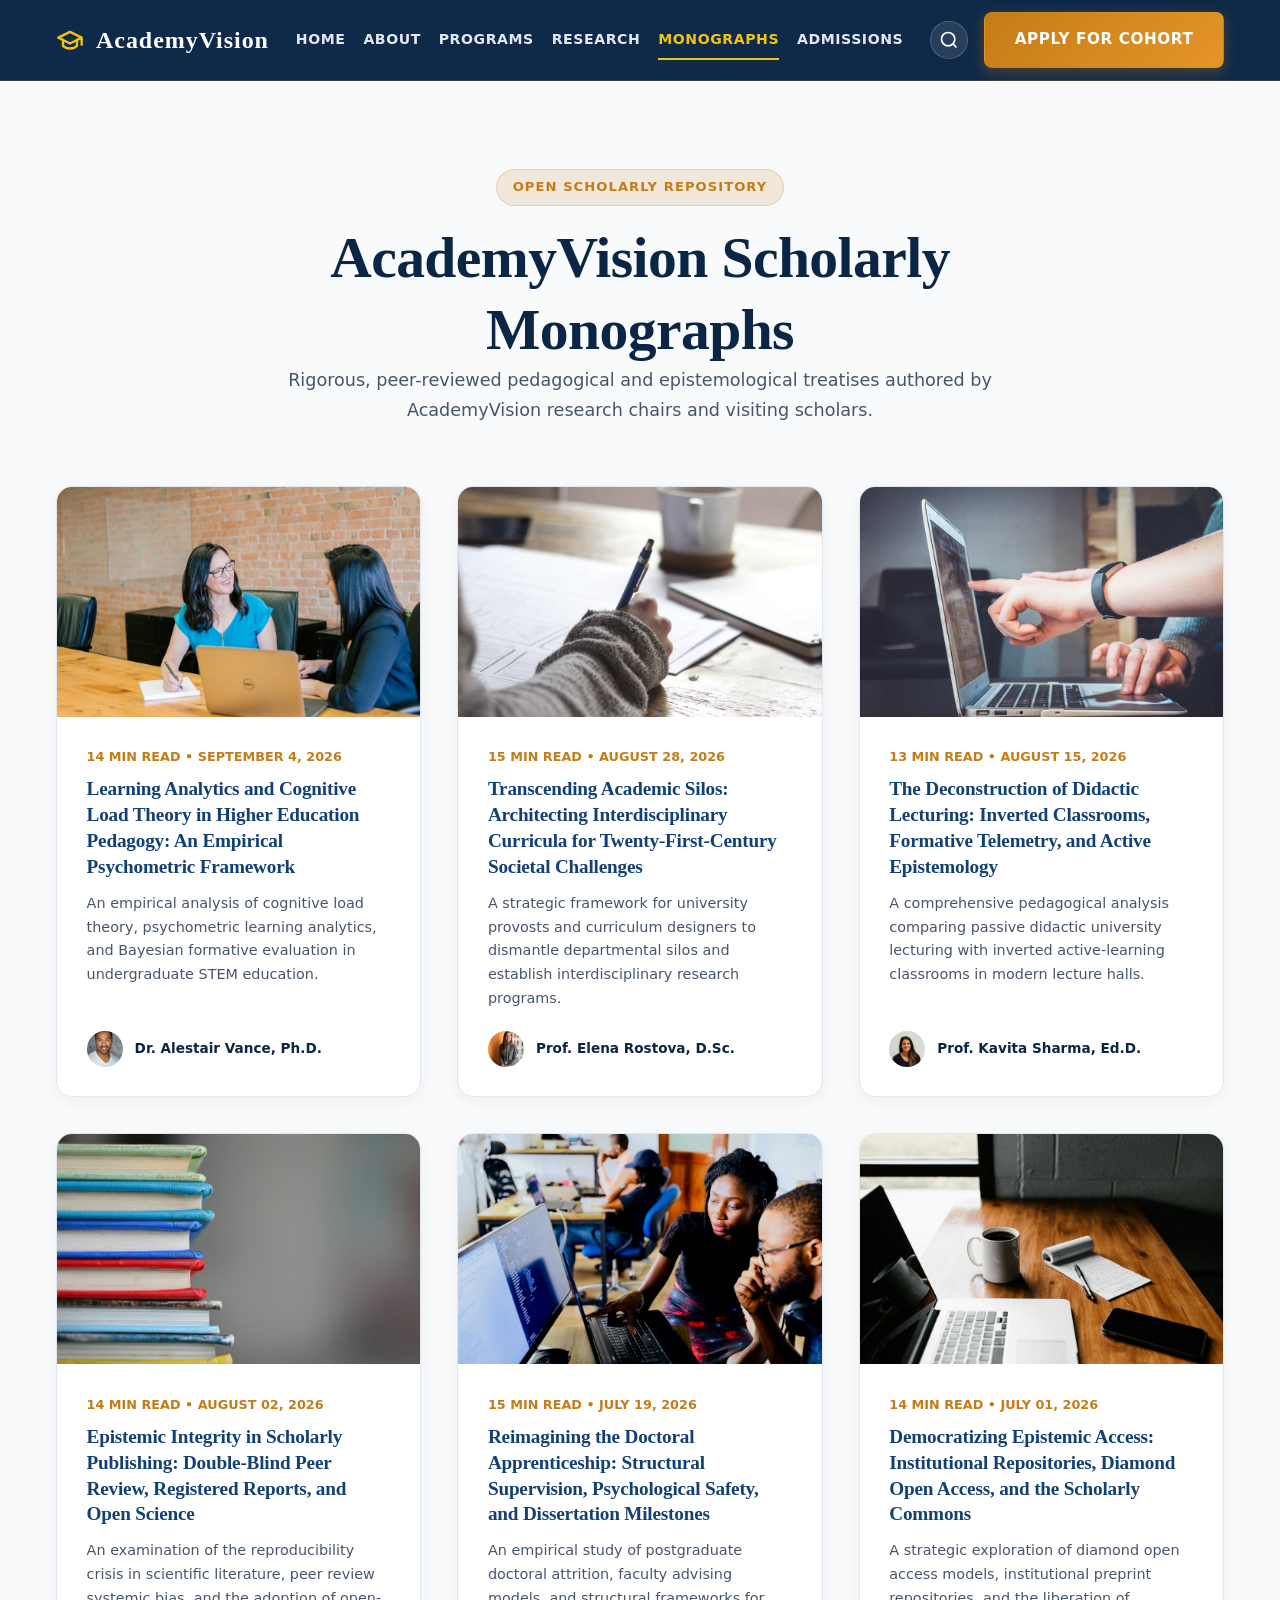
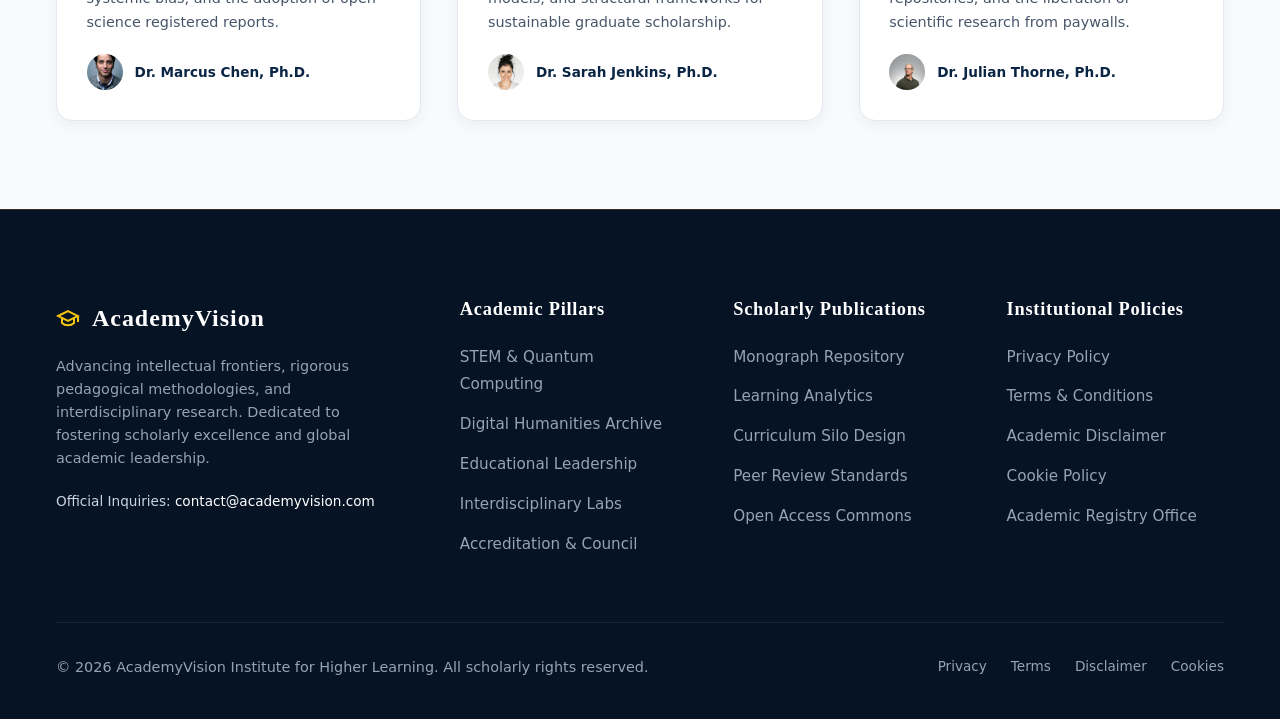
<file: blog/index.html>
<!DOCTYPE html>
<html lang="en">
<head>
  <meta charset="UTF-8">
  <meta name="viewport" content="width=device-width, initial-scale=1.0">
  <title>Scholarly Monographs & Pedagogical Research | AcademyVision</title>
  <meta name="description" content="Explore peer-reviewed monographs, cognitive learning analytics studies, and interdisciplinary curriculum design papers published by AcademyVision researchers.">
  <meta property="og:title" content="Scholarly Monographs & Pedagogical Research | AcademyVision">
  <meta property="og:description" content="Read in-depth research monographs from AcademyVision faculty and research chairs.">
  <meta property="og:image" content="../assets/images/hero_academic_campus.jpg">
  <meta property="og:type" content="website">
  <meta name="twitter:card" content="summary_large_image">
  <link rel="stylesheet" href="../assets/css/style.css?v=2.1">
  <link rel="icon" href="../favicon.ico">
  <!-- Google Analytics (GA4) -->
<script async src="https://www.googletagmanager.com/gtag/js?id=G-0LY0HY7L01"></script>
<script>
  window.dataLayer = window.dataLayer || [];
  function gtag(){dataLayer.push(arguments);}
  gtag('js', new Date());
  gtag('config', 'G-0LY0HY7L01');
</script>
</head>
<body>
<header class="site-header">
  <div class="reading-progress-bar"></div>
  <div class="container header-inner">
    <a href="../index.html" class="site-logo">
      <svg width="28" height="28" viewBox="0 0 24 24" fill="none" stroke="currentColor" stroke-width="2" stroke-linecap="round" stroke-linejoin="round"><path d="M22 10v6M2 10l10-5 10 5-10 5z"/><path d="M6 12v5c3 3 9 3 12 0v-5"/></svg>
      <span>AcademyVision</span>
    </a>
    <nav class="site-nav">
      <a href="../index.html" class="nav-link ">Home</a>
      <a href="../about.html" class="nav-link ">About</a>
      <a href="../index.html#programs" class="nav-link">Programs</a>
      <a href="../index.html#research-centers" class="nav-link">Research</a>
      <a href="../blog/index.html" class="nav-link active">Monographs</a>
      <a href="../contact.html" class="nav-link ">Admissions</a>
      <!-- Desktop hidden policy links for mobile drawer parity -->
      <a href="../privacy-policy.html" class="nav-link nav-item-policy">Privacy Policy</a>
      <a href="../terms-and-conditions.html" class="nav-link nav-item-policy">Terms of Use</a>
      <a href="../disclaimer.html" class="nav-link nav-item-policy">Academic Disclaimer</a>
      <a href="../cookie-policy.html" class="nav-link nav-item-policy">Cookie Policy</a>
    </nav>
    <div class="header-actions">
      <button class="btn-search" aria-label="Search Academic Resources">
        <svg width="20" height="20" viewBox="0 0 24 24" fill="none" stroke="currentColor" stroke-width="2"><circle cx="11" cy="11" r="8"/><path d="m21 21-4.3-4.3"/></svg>
      </button>
      <a href="../contact.html" class="btn btn-header">Apply for Cohort</a>
      <button class="hamburger-btn" aria-label="Open Navigation Menu">
        <svg width="22" height="22" viewBox="0 0 24 24" fill="none" stroke="currentColor" stroke-width="2.2"><line x1="4" x2="20" y1="12" y2="12"/><line x1="4" x2="20" y1="6" y2="6"/><line x1="4" x2="20" y1="18" y2="18"/></svg>
      </button>
    </div>
  </div>
</header>
<div class="mobile-drawer-overlay"></div>
<div class="mobile-drawer">
  <div class="drawer-header">
    <div class="site-logo" style="font-size:1.3rem;color:#ffffff;">AcademyVision</div>
    <button class="close-drawer" aria-label="Close Navigation">&times;</button>
  </div>
  <div style="margin-bottom:1.5rem;">
    <a href="../contact.html" class="btn btn-accent" style="width:100%;font-size:0.9rem;padding:0.75rem;">Apply for Cohort</a>
  </div>
  <ul class="mobile-nav-list">
    <li><a href="../index.html">Home</a></li>
    <li><a href="../about.html">About</a></li>
    <li><a href="../index.html#programs">Programs</a></li>
    <li><a href="../index.html#research-centers">Research</a></li>
    <li><a href="../blog/index.html">Monographs</a></li>
    <li><a href="../contact.html">Admissions</a></li>
    <li style="margin-top:1.5rem;border-top:1px solid rgba(255,255,255,0.15);padding-top:1rem;"><span style="font-size:0.8rem;color:#94a3b8;text-transform:uppercase;font-weight:700;">Governance</span></li>
    <li><a href="../privacy-policy.html">Privacy Policy</a></li>
    <li><a href="../terms-and-conditions.html">Terms & Conditions</a></li>
    <li><a href="../disclaimer.html">Academic Disclaimer</a></li>
    <li><a href="../cookie-policy.html">Cookie Policy</a></li>
  </ul>
</div>
<div class="search-modal-backdrop">
  <div class="search-modal-box">
    <div class="search-input-wrap">
      <svg width="22" height="22" viewBox="0 0 24 24" fill="none" stroke="currentColor" stroke-width="2"><circle cx="11" cy="11" r="8"/><path d="m21 21-4.3-4.3"/></svg>
      <input type="text" id="site-search-input" placeholder="Search academic curricula, faculty research, or monographs..." autofocus>
    </div>
    <ul class="search-results-list"></ul>
  </div>
</div>
<main class="section">
  <div class="container">
    <div class="section-header">
      <span class="badge">Open Scholarly Repository</span>
      <h1>AcademyVision Scholarly Monographs</h1>
      <p>Rigorous, peer-reviewed pedagogical and epistemological treatises authored by AcademyVision research chairs and visiting scholars.</p>
    </div>

    <div class="grid-3">
      <div class="feature-card">
        <div class="card-media">
          <img src="../assets/images/blog_higher_education_analytics.jpg" alt="Educational researchers analyzing cognitive load telemetry and psychometric data in university laboratory">
        </div>
        <div class="card-body">
          <div style="font-size:0.8rem;color:var(--accent);font-weight:700;text-transform:uppercase;margin-bottom:0.5rem;">14 min read &bull; September 4, 2026</div>
          <h3 style="font-size:1.2rem;line-height:1.35;margin-bottom:0.75rem;">
            <a href="learning-analytics-and-cognitive-load-in-higher-education-pedagogy.html">Learning Analytics and Cognitive Load Theory in Higher Education Pedagogy: An Empirical Psychometric Framework</a>
          </h3>
          <p style="font-size:0.9rem;color:var(--text-muted);margin-bottom:1.25rem;">
            An empirical analysis of cognitive load theory, psychometric learning analytics, and Bayesian formative evaluation in undergraduate STEM education.
          </p>
          <div style="margin-top:auto;display:flex;align-items:center;gap:0.75rem;">
            <img src="../assets/images/author_dr_alestair_vance.jpg" alt="Dr. Alestair Vance, Ph.D." style="width:36px;height:36px;border-radius:50%;object-fit:cover;">
            <span style="font-size:0.85rem;font-weight:600;color:var(--primary);">Dr. Alestair Vance, Ph.D.</span>
          </div>
        </div>
      </div>
      <div class="feature-card">
        <div class="card-media">
          <img src="../assets/images/blog_interdisciplinary_curriculum.jpg" alt="Scholars participating in cross-faculty interdisciplinary curriculum planning workshop">
        </div>
        <div class="card-body">
          <div style="font-size:0.8rem;color:var(--accent);font-weight:700;text-transform:uppercase;margin-bottom:0.5rem;">15 min read &bull; August 28, 2026</div>
          <h3 style="font-size:1.2rem;line-height:1.35;margin-bottom:0.75rem;">
            <a href="interdisciplinary-curriculum-design-and-faculty-silo-transcendence.html">Transcending Academic Silos: Architecting Interdisciplinary Curricula for Twenty-First-Century Societal Challenges</a>
          </h3>
          <p style="font-size:0.9rem;color:var(--text-muted);margin-bottom:1.25rem;">
            A strategic framework for university provosts and curriculum designers to dismantle departmental silos and establish interdisciplinary research programs.
          </p>
          <div style="margin-top:auto;display:flex;align-items:center;gap:0.75rem;">
            <img src="../assets/images/author_prof_elena_rostova.jpg" alt="Prof. Elena Rostova, D.Sc." style="width:36px;height:36px;border-radius:50%;object-fit:cover;">
            <span style="font-size:0.85rem;font-weight:600;color:var(--primary);">Prof. Elena Rostova, D.Sc.</span>
          </div>
        </div>
      </div>
      <div class="feature-card">
        <div class="card-media">
          <img src="../assets/images/blog_digital_pedagogy_transformation.jpg" alt="Modern academic lecture hall utilizing digital interactive displays and collaborative student breakout pods">
        </div>
        <div class="card-body">
          <div style="font-size:0.8rem;color:var(--accent);font-weight:700;text-transform:uppercase;margin-bottom:0.5rem;">13 min read &bull; August 15, 2026</div>
          <h3 style="font-size:1.2rem;line-height:1.35;margin-bottom:0.75rem;">
            <a href="digital-lecture-hall-pedagogy-and-active-learning-interventions.html">The Deconstruction of Didactic Lecturing: Inverted Classrooms, Formative Telemetry, and Active Epistemology</a>
          </h3>
          <p style="font-size:0.9rem;color:var(--text-muted);margin-bottom:1.25rem;">
            A comprehensive pedagogical analysis comparing passive didactic university lecturing with inverted active-learning classrooms in modern lecture halls.
          </p>
          <div style="margin-top:auto;display:flex;align-items:center;gap:0.75rem;">
            <img src="../assets/images/author_prof_kavita_sharma.jpg" alt="Prof. Kavita Sharma, Ed.D." style="width:36px;height:36px;border-radius:50%;object-fit:cover;">
            <span style="font-size:0.85rem;font-weight:600;color:var(--primary);">Prof. Kavita Sharma, Ed.D.</span>
          </div>
        </div>
      </div>
      <div class="feature-card">
        <div class="card-media">
          <img src="../assets/images/blog_academic_peer_review_rigor.jpg" alt="Stack of peer-reviewed academic journals, research manuscripts, and open science data archives">
        </div>
        <div class="card-body">
          <div style="font-size:0.8rem;color:var(--accent);font-weight:700;text-transform:uppercase;margin-bottom:0.5rem;">14 min read &bull; August 02, 2026</div>
          <h3 style="font-size:1.2rem;line-height:1.35;margin-bottom:0.75rem;">
            <a href="academic-peer-review-rigor-and-open-science-methodological-standards.html">Epistemic Integrity in Scholarly Publishing: Double-Blind Peer Review, Registered Reports, and Open Science</a>
          </h3>
          <p style="font-size:0.9rem;color:var(--text-muted);margin-bottom:1.25rem;">
            An examination of the reproducibility crisis in scientific literature, peer review systemic bias, and the adoption of open-science registered reports.
          </p>
          <div style="margin-top:auto;display:flex;align-items:center;gap:0.75rem;">
            <img src="../assets/images/author_dr_marcus_chen.jpg" alt="Dr. Marcus Chen, Ph.D." style="width:36px;height:36px;border-radius:50%;object-fit:cover;">
            <span style="font-size:0.85rem;font-weight:600;color:var(--primary);">Dr. Marcus Chen, Ph.D.</span>
          </div>
        </div>
      </div>
      <div class="feature-card">
        <div class="card-media">
          <img src="../assets/images/blog_doctoral_mentorship_paradigms.jpg" alt="Senior faculty advisor conducting structured research milestone colloquium with doctoral candidate">
        </div>
        <div class="card-body">
          <div style="font-size:0.8rem;color:var(--accent);font-weight:700;text-transform:uppercase;margin-bottom:0.5rem;">15 min read &bull; July 19, 2026</div>
          <h3 style="font-size:1.2rem;line-height:1.35;margin-bottom:0.75rem;">
            <a href="doctoral-supervision-models-and-postgraduate-attrition-dynamics.html">Reimagining the Doctoral Apprenticeship: Structural Supervision, Psychological Safety, and Dissertation Milestones</a>
          </h3>
          <p style="font-size:0.9rem;color:var(--text-muted);margin-bottom:1.25rem;">
            An empirical study of postgraduate doctoral attrition, faculty advising models, and structural frameworks for sustainable graduate scholarship.
          </p>
          <div style="margin-top:auto;display:flex;align-items:center;gap:0.75rem;">
            <img src="../assets/images/author_dr_sarah_jenkins.jpg" alt="Dr. Sarah Jenkins, Ph.D." style="width:36px;height:36px;border-radius:50%;object-fit:cover;">
            <span style="font-size:0.85rem;font-weight:600;color:var(--primary);">Dr. Sarah Jenkins, Ph.D.</span>
          </div>
        </div>
      </div>
      <div class="feature-card">
        <div class="card-media">
          <img src="../assets/images/blog_open_access_scholarly_commons.jpg" alt="Academic laptop accessing global digital open access repository and open scholarly commons">
        </div>
        <div class="card-body">
          <div style="font-size:0.8rem;color:var(--accent);font-weight:700;text-transform:uppercase;margin-bottom:0.5rem;">14 min read &bull; July 01, 2026</div>
          <h3 style="font-size:1.2rem;line-height:1.35;margin-bottom:0.75rem;">
            <a href="open-access-scholarly-commons-and-institutional-repository-governance.html">Democratizing Epistemic Access: Institutional Repositories, Diamond Open Access, and the Scholarly Commons</a>
          </h3>
          <p style="font-size:0.9rem;color:var(--text-muted);margin-bottom:1.25rem;">
            A strategic exploration of diamond open access models, institutional preprint repositories, and the liberation of scientific research from paywalls.
          </p>
          <div style="margin-top:auto;display:flex;align-items:center;gap:0.75rem;">
            <img src="../assets/images/author_dr_julian_thorne.jpg" alt="Dr. Julian Thorne, Ph.D." style="width:36px;height:36px;border-radius:50%;object-fit:cover;">
            <span style="font-size:0.85rem;font-weight:600;color:var(--primary);">Dr. Julian Thorne, Ph.D.</span>
          </div>
        </div>
      </div>
    </div>
  </div>
</main>

<footer class="site-footer">
  <div class="container">
    <div class="footer-grid">
      <div class="footer-col">
        <div class="site-logo" style="color:#ffffff;margin-bottom:1rem;">
          <svg width="24" height="24" viewBox="0 0 24 24" fill="none" stroke="currentColor" stroke-width="2"><path d="M22 10v6M2 10l10-5 10 5-10 5z"/><path d="M6 12v5c3 3 9 3 12 0v-5"/></svg>
          AcademyVision
        </div>
        <p style="font-size:0.9rem;line-height:1.6;margin-bottom:1.25rem;">
          Advancing intellectual frontiers, rigorous pedagogical methodologies, and interdisciplinary research. Dedicated to fostering scholarly excellence and global academic leadership.
        </p>
        <p style="font-size:0.85rem;color:#cbd5e1;">Official Inquiries: <a href="mailto:contact@academyvision.com" style="color:#ffffff;">contact@academyvision.com</a></p>
      </div>
      <div class="footer-col">
        <h4>Academic Pillars</h4>
        <ul class="footer-links">
          <li><a href="../index.html#programs">STEM & Quantum Computing</a></li>
          <li><a href="../index.html#programs">Digital Humanities Archive</a></li>
          <li><a href="../index.html#programs">Educational Leadership</a></li>
          <li><a href="../index.html#research-centers">Interdisciplinary Labs</a></li>
          <li><a href="../about.html">Accreditation & Council</a></li>
        </ul>
      </div>
      <div class="footer-col">
        <h4>Scholarly Publications</h4>
        <ul class="footer-links">
          <li><a href="../blog/index.html">Monograph Repository</a></li>
          <li><a href="../blog/learning-analytics-and-cognitive-load-in-higher-education-pedagogy.html">Learning Analytics</a></li>
          <li><a href="../blog/interdisciplinary-curriculum-design-and-faculty-silo-transcendence.html">Curriculum Silo Design</a></li>
          <li><a href="../blog/academic-peer-review-rigor-and-open-science-methodological-standards.html">Peer Review Standards</a></li>
          <li><a href="../blog/open-access-scholarly-commons-and-institutional-repository-governance.html">Open Access Commons</a></li>
        </ul>
      </div>
      <div class="footer-col">
        <h4>Institutional Policies</h4>
        <ul class="footer-links">
          <li><a href="../privacy-policy.html">Privacy Policy</a></li>
          <li><a href="../terms-and-conditions.html">Terms & Conditions</a></li>
          <li><a href="../disclaimer.html">Academic Disclaimer</a></li>
          <li><a href="../cookie-policy.html">Cookie Policy</a></li>
          <li><a href="../contact.html">Academic Registry Office</a></li>
        </ul>
      </div>
    </div>
    <div class="footer-bottom">
      <div>&copy; 2026 AcademyVision Institute for Higher Learning. All scholarly rights reserved.</div>
      <div style="display:flex;gap:1.5rem;">
        <a href="../privacy-policy.html" style="color:#94a3b8;font-size:0.85rem;">Privacy</a>
        <a href="../terms-and-conditions.html" style="color:#94a3b8;font-size:0.85rem;">Terms</a>
        <a href="../disclaimer.html" style="color:#94a3b8;font-size:0.85rem;">Disclaimer</a>
        <a href="../cookie-policy.html" style="color:#94a3b8;font-size:0.85rem;">Cookies</a>
      </div>
    </div>
  </div>
</footer>
<button class="back-to-top" aria-label="Back to Top">
  <svg width="20" height="20" viewBox="0 0 24 24" fill="none" stroke="currentColor" stroke-width="2.5"><path d="m18 15-6-6-6 6"/></svg>
</button>
<script src="../assets/js/main.js?v=2.1"></script>
</body>
</html>
</file>
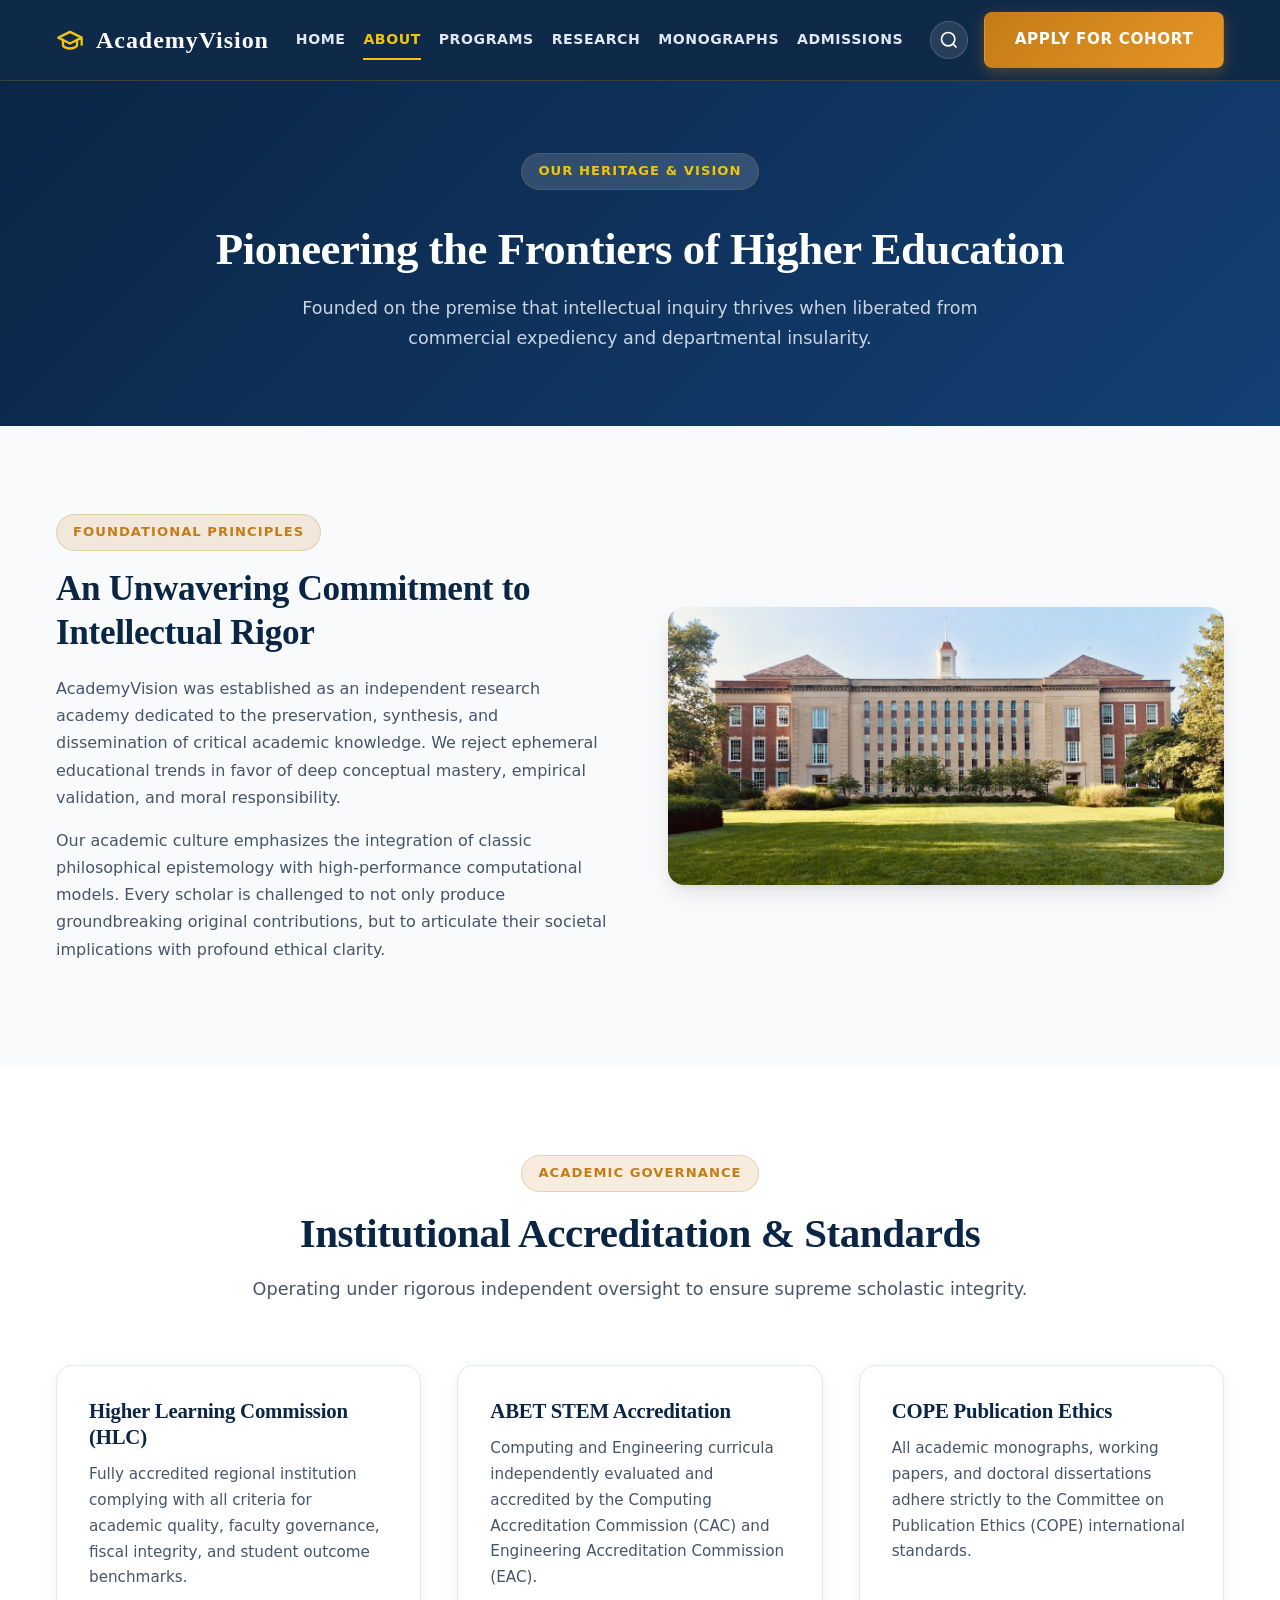
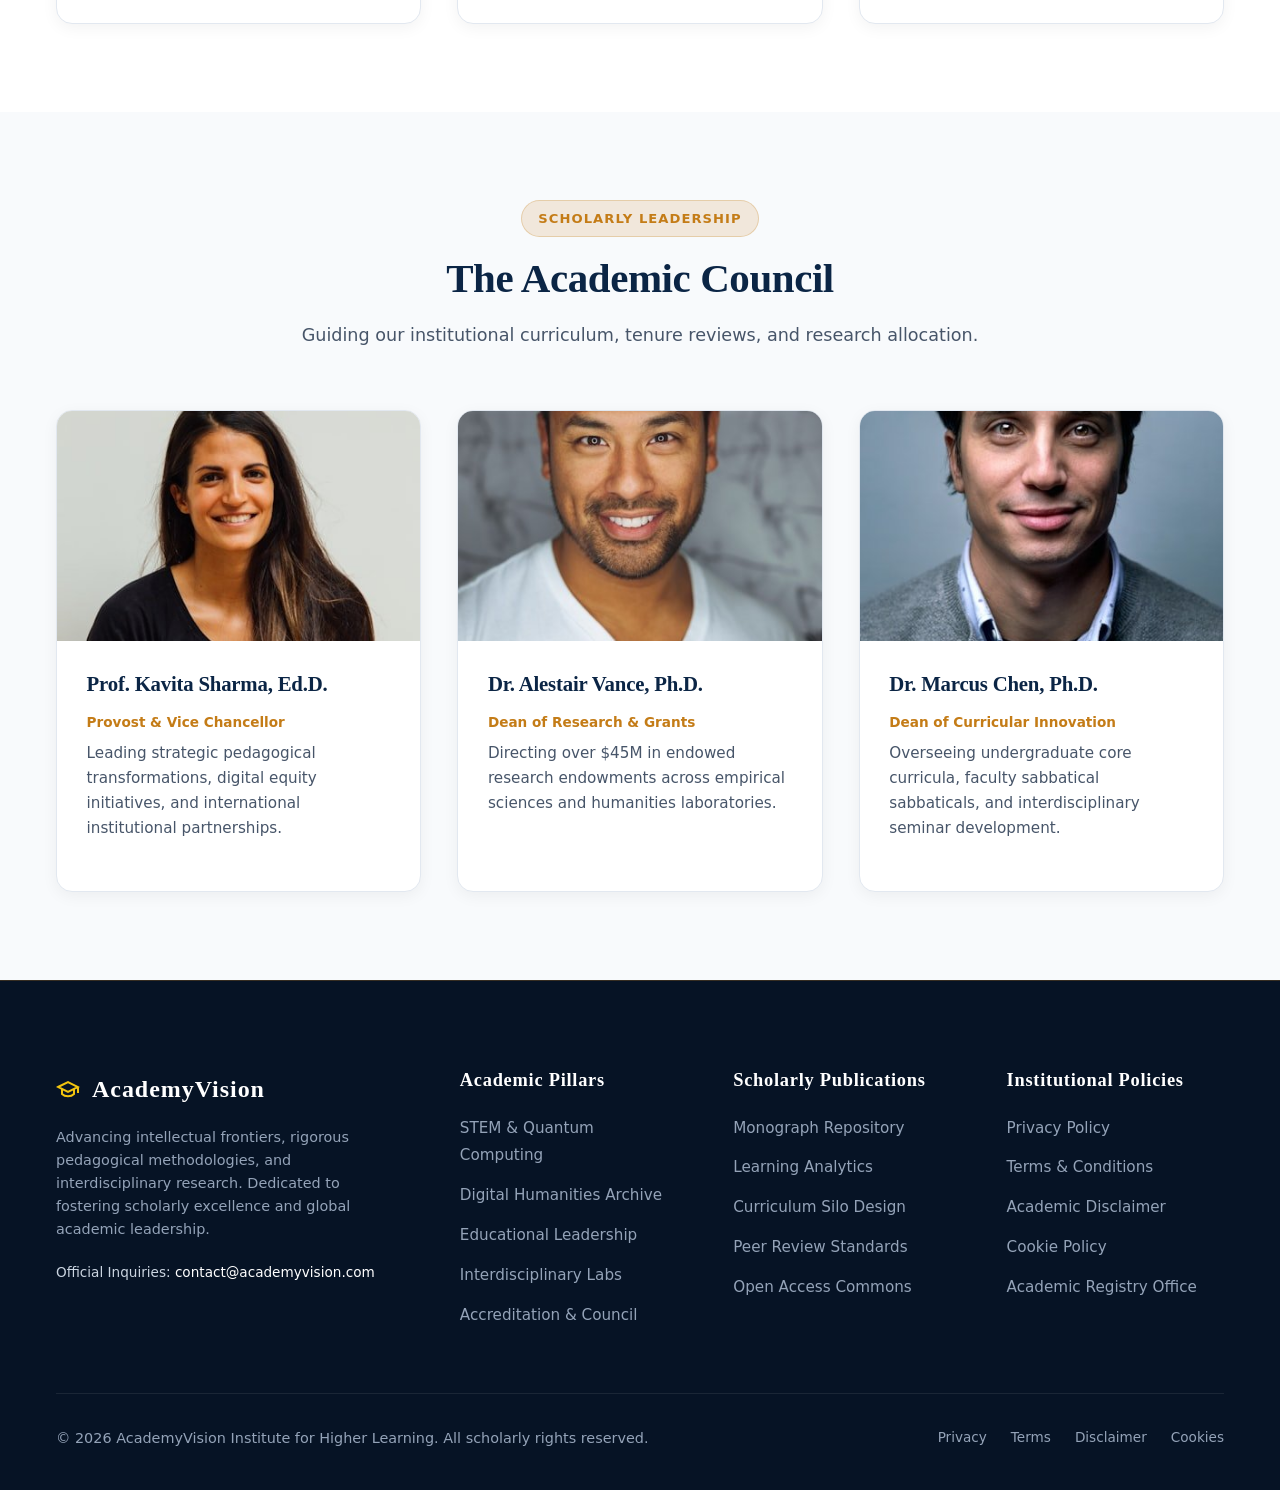
<file: about.html>
<!DOCTYPE html>
<html lang="en">
<head>
  <meta charset="UTF-8">
  <meta name="viewport" content="width=device-width, initial-scale=1.0">
  <title>Institutional Ethos & Academic Council | AcademyVision</title>
  <meta name="description" content="Explore the history, pedagogical philosophy, accreditation credentials, and academic governing council of AcademyVision Institute for Higher Learning.">
  <meta property="og:title" content="Institutional Ethos & Academic Council | AcademyVision">
  <meta property="og:description" content="Discover the mission, faculty governance, and global academic partnerships of AcademyVision.">
  <meta property="og:image" content="assets/images/cta_academic_horizon.jpg">
  <meta property="og:type" content="website">
  <meta name="twitter:card" content="summary_large_image">
  <link rel="stylesheet" href="assets/css/style.css?v=2.1">
  <link rel="icon" href="favicon.ico">
  <!-- Google Analytics (GA4) -->
<script async src="https://www.googletagmanager.com/gtag/js?id=G-0LY0HY7L01"></script>
<script>
  window.dataLayer = window.dataLayer || [];
  function gtag(){dataLayer.push(arguments);}
  gtag('js', new Date());
  gtag('config', 'G-0LY0HY7L01');
</script>
</head>
<body>
<header class="site-header">
  <div class="reading-progress-bar"></div>
  <div class="container header-inner">
    <a href="index.html" class="site-logo">
      <svg width="28" height="28" viewBox="0 0 24 24" fill="none" stroke="currentColor" stroke-width="2" stroke-linecap="round" stroke-linejoin="round"><path d="M22 10v6M2 10l10-5 10 5-10 5z"/><path d="M6 12v5c3 3 9 3 12 0v-5"/></svg>
      <span>AcademyVision</span>
    </a>
    <nav class="site-nav">
      <a href="index.html" class="nav-link ">Home</a>
      <a href="about.html" class="nav-link active">About</a>
      <a href="index.html#programs" class="nav-link">Programs</a>
      <a href="index.html#research-centers" class="nav-link">Research</a>
      <a href="blog/index.html" class="nav-link ">Monographs</a>
      <a href="contact.html" class="nav-link ">Admissions</a>
      <!-- Desktop hidden policy links for mobile drawer parity -->
      <a href="privacy-policy.html" class="nav-link nav-item-policy">Privacy Policy</a>
      <a href="terms-and-conditions.html" class="nav-link nav-item-policy">Terms of Use</a>
      <a href="disclaimer.html" class="nav-link nav-item-policy">Academic Disclaimer</a>
      <a href="cookie-policy.html" class="nav-link nav-item-policy">Cookie Policy</a>
    </nav>
    <div class="header-actions">
      <button class="btn-search" aria-label="Search Academic Resources">
        <svg width="20" height="20" viewBox="0 0 24 24" fill="none" stroke="currentColor" stroke-width="2"><circle cx="11" cy="11" r="8"/><path d="m21 21-4.3-4.3"/></svg>
      </button>
      <a href="contact.html" class="btn btn-header">Apply for Cohort</a>
      <button class="hamburger-btn" aria-label="Open Navigation Menu">
        <svg width="22" height="22" viewBox="0 0 24 24" fill="none" stroke="currentColor" stroke-width="2.2"><line x1="4" x2="20" y1="12" y2="12"/><line x1="4" x2="20" y1="6" y2="6"/><line x1="4" x2="20" y1="18" y2="18"/></svg>
      </button>
    </div>
  </div>
</header>
<div class="mobile-drawer-overlay"></div>
<div class="mobile-drawer">
  <div class="drawer-header">
    <div class="site-logo" style="font-size:1.3rem;color:#ffffff;">AcademyVision</div>
    <button class="close-drawer" aria-label="Close Navigation">&times;</button>
  </div>
  <div style="margin-bottom:1.5rem;">
    <a href="contact.html" class="btn btn-accent" style="width:100%;font-size:0.9rem;padding:0.75rem;">Apply for Cohort</a>
  </div>
  <ul class="mobile-nav-list">
    <li><a href="index.html">Home</a></li>
    <li><a href="about.html">About</a></li>
    <li><a href="index.html#programs">Programs</a></li>
    <li><a href="index.html#research-centers">Research</a></li>
    <li><a href="blog/index.html">Monographs</a></li>
    <li><a href="contact.html">Admissions</a></li>
    <li style="margin-top:1.5rem;border-top:1px solid rgba(255,255,255,0.15);padding-top:1rem;"><span style="font-size:0.8rem;color:#94a3b8;text-transform:uppercase;font-weight:700;">Governance</span></li>
    <li><a href="privacy-policy.html">Privacy Policy</a></li>
    <li><a href="terms-and-conditions.html">Terms & Conditions</a></li>
    <li><a href="disclaimer.html">Academic Disclaimer</a></li>
    <li><a href="cookie-policy.html">Cookie Policy</a></li>
  </ul>
</div>
<div class="search-modal-backdrop">
  <div class="search-modal-box">
    <div class="search-input-wrap">
      <svg width="22" height="22" viewBox="0 0 24 24" fill="none" stroke="currentColor" stroke-width="2"><circle cx="11" cy="11" r="8"/><path d="m21 21-4.3-4.3"/></svg>
      <input type="text" id="site-search-input" placeholder="Search academic curricula, faculty research, or monographs..." autofocus>
    </div>
    <ul class="search-results-list"></ul>
  </div>
</div>
<main>
  <section class="section" style="background:linear-gradient(135deg, #0b2545 0%, #134074 100%);color:#ffffff;padding:4.5rem 0;">
    <div class="container text-center" style="text-align:center;">
      <span class="badge" style="background:rgba(255,255,255,0.15);color:#f1c40f;">Our Heritage & Vision</span>
      <h1 style="color:#ffffff;font-size:2.8rem;margin:1rem 0;">Pioneering the Frontiers of Higher Education</h1>
      <p style="color:#cbd5e1;max-width:700px;margin:0 auto;font-size:1.1rem;">
        Founded on the premise that intellectual inquiry thrives when liberated from commercial expediency and departmental insularity.
      </p>
    </div>
  </section>

  <section class="section">
    <div class="container">
      <div class="grid-2" style="align-items:center;">
        <div>
          <span class="badge">Foundational Principles</span>
          <h2 style="font-size:2.2rem;margin-bottom:1.25rem;">An Unwavering Commitment to Intellectual Rigor</h2>
          <p style="color:var(--text-muted);margin-bottom:1rem;line-height:1.7;">
            AcademyVision was established as an independent research academy dedicated to the preservation, synthesis, and dissemination of critical academic knowledge. We reject ephemeral educational trends in favor of deep conceptual mastery, empirical validation, and moral responsibility.
          </p>
          <p style="color:var(--text-muted);margin-bottom:1rem;line-height:1.7;">
            Our academic culture emphasizes the integration of classic philosophical epistemology with high-performance computational models. Every scholar is challenged to not only produce groundbreaking original contributions, but to articulate their societal implications with profound ethical clarity.
          </p>
        </div>
        <div>
          <img src="assets/images/cta_academic_horizon.jpg" alt="Historic University Tower and Campus Skyline" style="border-radius:var(--radius-lg);box-shadow:var(--shadow-lg);">
        </div>
      </div>
    </div>
  </section>

  <section class="section section-alt">
    <div class="container">
      <div class="section-header">
        <span class="badge">Academic Governance</span>
        <h2>Institutional Accreditation & Standards</h2>
        <p>Operating under rigorous independent oversight to ensure supreme scholastic integrity.</p>
      </div>
      <div class="grid-3">
        <div class="feature-card" style="padding:2rem;">
          <h3 style="font-size:1.3rem;margin-bottom:0.75rem;">Higher Learning Commission (HLC)</h3>
          <p style="color:var(--text-muted);font-size:0.95rem;">
            Fully accredited regional institution complying with all criteria for academic quality, faculty governance, fiscal integrity, and student outcome benchmarks.
          </p>
        </div>
        <div class="feature-card" style="padding:2rem;">
          <h3 style="font-size:1.3rem;margin-bottom:0.75rem;">ABET STEM Accreditation</h3>
          <p style="color:var(--text-muted);font-size:0.95rem;">
            Computing and Engineering curricula independently evaluated and accredited by the Computing Accreditation Commission (CAC) and Engineering Accreditation Commission (EAC).
          </p>
        </div>
        <div class="feature-card" style="padding:2rem;">
          <h3 style="font-size:1.3rem;margin-bottom:0.75rem;">COPE Publication Ethics</h3>
          <p style="color:var(--text-muted);font-size:0.95rem;">
            All academic monographs, working papers, and doctoral dissertations adhere strictly to the Committee on Publication Ethics (COPE) international standards.
          </p>
        </div>
      </div>
    </div>
  </section>

  <section class="section">
    <div class="container">
      <div class="section-header">
        <span class="badge">Scholarly Leadership</span>
        <h2>The Academic Council</h2>
        <p>Guiding our institutional curriculum, tenure reviews, and research allocation.</p>
      </div>
      <div class="grid-3">
        <div class="feature-card">
          <div class="card-media">
            <img src="assets/images/author_prof_kavita_sharma.jpg" alt="Prof. Kavita Sharma">
          </div>
          <div class="card-body">
            <h3>Prof. Kavita Sharma, Ed.D.</h3>
            <p style="color:var(--accent);font-weight:600;font-size:0.85rem;margin-bottom:0.5rem;">Provost & Vice Chancellor</p>
            <p>Leading strategic pedagogical transformations, digital equity initiatives, and international institutional partnerships.</p>
          </div>
        </div>
        <div class="feature-card">
          <div class="card-media">
            <img src="assets/images/author_dr_alestair_vance.jpg" alt="Dr. Alestair Vance">
          </div>
          <div class="card-body">
            <h3>Dr. Alestair Vance, Ph.D.</h3>
            <p style="color:var(--accent);font-weight:600;font-size:0.85rem;margin-bottom:0.5rem;">Dean of Research & Grants</p>
            <p>Directing over $45M in endowed research endowments across empirical sciences and humanities laboratories.</p>
          </div>
        </div>
        <div class="feature-card">
          <div class="card-media">
            <img src="assets/images/author_dr_marcus_chen.jpg" alt="Dr. Marcus Chen">
          </div>
          <div class="card-body">
            <h3>Dr. Marcus Chen, Ph.D.</h3>
            <p style="color:var(--accent);font-weight:600;font-size:0.85rem;margin-bottom:0.5rem;">Dean of Curricular Innovation</p>
            <p>Overseeing undergraduate core curricula, faculty sabbatical sabbaticals, and interdisciplinary seminar development.</p>
          </div>
        </div>
      </div>
    </div>
  </section>
</main>

<footer class="site-footer">
  <div class="container">
    <div class="footer-grid">
      <div class="footer-col">
        <div class="site-logo" style="color:#ffffff;margin-bottom:1rem;">
          <svg width="24" height="24" viewBox="0 0 24 24" fill="none" stroke="currentColor" stroke-width="2"><path d="M22 10v6M2 10l10-5 10 5-10 5z"/><path d="M6 12v5c3 3 9 3 12 0v-5"/></svg>
          AcademyVision
        </div>
        <p style="font-size:0.9rem;line-height:1.6;margin-bottom:1.25rem;">
          Advancing intellectual frontiers, rigorous pedagogical methodologies, and interdisciplinary research. Dedicated to fostering scholarly excellence and global academic leadership.
        </p>
        <p style="font-size:0.85rem;color:#cbd5e1;">Official Inquiries: <a href="mailto:contact@academyvision.com" style="color:#ffffff;">contact@academyvision.com</a></p>
      </div>
      <div class="footer-col">
        <h4>Academic Pillars</h4>
        <ul class="footer-links">
          <li><a href="index.html#programs">STEM & Quantum Computing</a></li>
          <li><a href="index.html#programs">Digital Humanities Archive</a></li>
          <li><a href="index.html#programs">Educational Leadership</a></li>
          <li><a href="index.html#research-centers">Interdisciplinary Labs</a></li>
          <li><a href="about.html">Accreditation & Council</a></li>
        </ul>
      </div>
      <div class="footer-col">
        <h4>Scholarly Publications</h4>
        <ul class="footer-links">
          <li><a href="blog/index.html">Monograph Repository</a></li>
          <li><a href="blog/learning-analytics-and-cognitive-load-in-higher-education-pedagogy.html">Learning Analytics</a></li>
          <li><a href="blog/interdisciplinary-curriculum-design-and-faculty-silo-transcendence.html">Curriculum Silo Design</a></li>
          <li><a href="blog/academic-peer-review-rigor-and-open-science-methodological-standards.html">Peer Review Standards</a></li>
          <li><a href="blog/open-access-scholarly-commons-and-institutional-repository-governance.html">Open Access Commons</a></li>
        </ul>
      </div>
      <div class="footer-col">
        <h4>Institutional Policies</h4>
        <ul class="footer-links">
          <li><a href="privacy-policy.html">Privacy Policy</a></li>
          <li><a href="terms-and-conditions.html">Terms & Conditions</a></li>
          <li><a href="disclaimer.html">Academic Disclaimer</a></li>
          <li><a href="cookie-policy.html">Cookie Policy</a></li>
          <li><a href="contact.html">Academic Registry Office</a></li>
        </ul>
      </div>
    </div>
    <div class="footer-bottom">
      <div>&copy; 2026 AcademyVision Institute for Higher Learning. All scholarly rights reserved.</div>
      <div style="display:flex;gap:1.5rem;">
        <a href="privacy-policy.html" style="color:#94a3b8;font-size:0.85rem;">Privacy</a>
        <a href="terms-and-conditions.html" style="color:#94a3b8;font-size:0.85rem;">Terms</a>
        <a href="disclaimer.html" style="color:#94a3b8;font-size:0.85rem;">Disclaimer</a>
        <a href="cookie-policy.html" style="color:#94a3b8;font-size:0.85rem;">Cookies</a>
      </div>
    </div>
  </div>
</footer>
<button class="back-to-top" aria-label="Back to Top">
  <svg width="20" height="20" viewBox="0 0 24 24" fill="none" stroke="currentColor" stroke-width="2.5"><path d="m18 15-6-6-6 6"/></svg>
</button>
<script src="assets/js/main.js?v=2.1"></script>
</body>
</html>
</file>
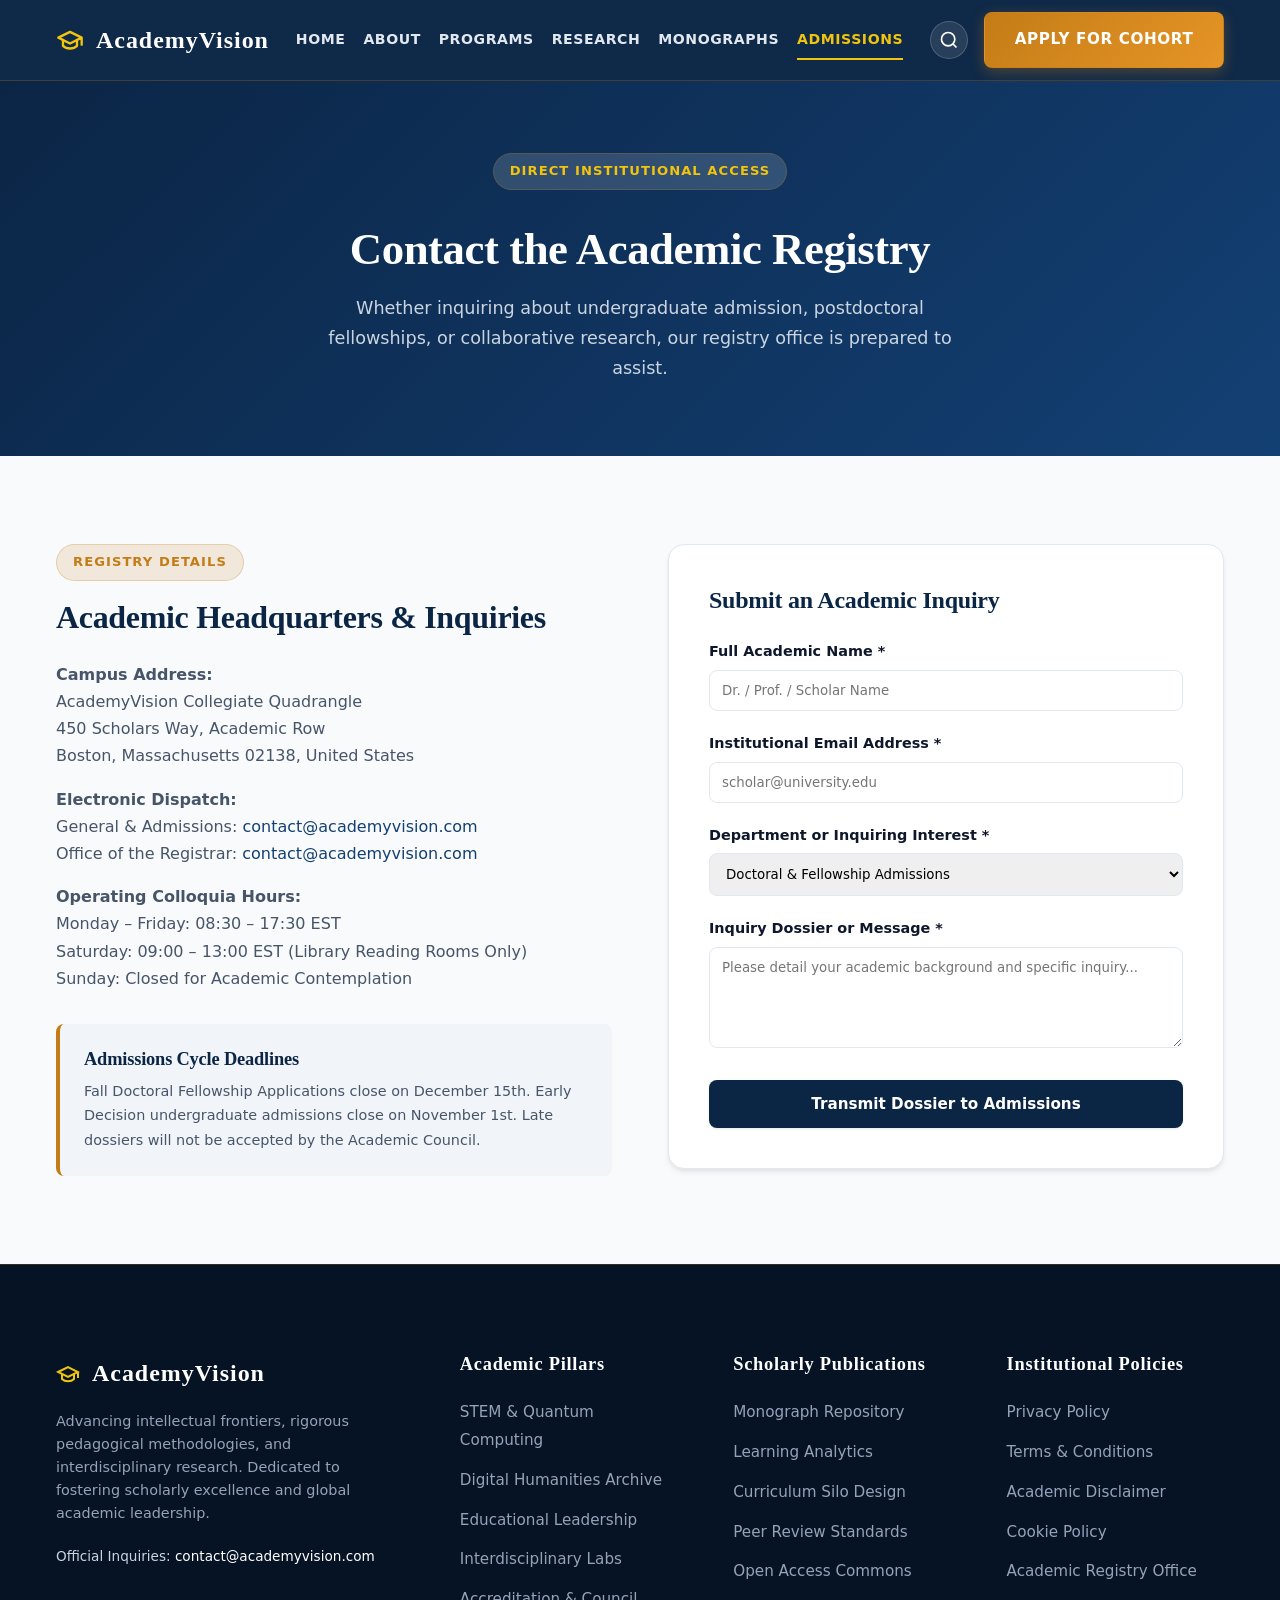
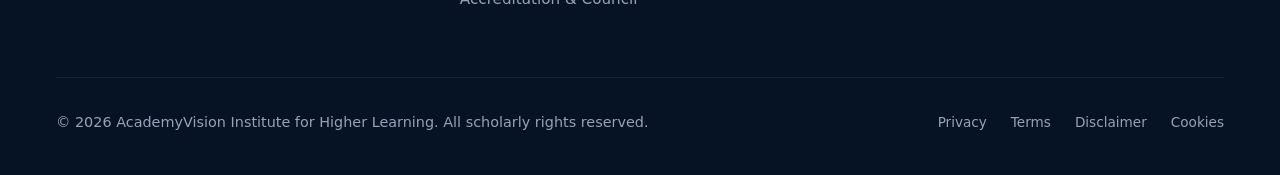
<file: contact.html>
<!DOCTYPE html>
<html lang="en">
<head>
  <meta charset="UTF-8">
  <meta name="viewport" content="width=device-width, initial-scale=1.0">
  <title>Admissions & Academic Inquiries | AcademyVision</title>
  <meta name="description" content="Contact the AcademyVision Office of Admissions, Dean of Research, Registrar, or Academic Council. Inquire about fellowship applications and campus visits.">
  <meta property="og:title" content="Admissions & Academic Inquiries | AcademyVision">
  <meta property="og:description" content="Connect with the registry and academic advisors at AcademyVision.">
  <meta property="og:image" content="assets/images/hero_academic_campus.jpg">
  <meta property="og:type" content="website">
  <meta name="twitter:card" content="summary_large_image">
  <link rel="stylesheet" href="assets/css/style.css?v=2.1">
  <link rel="icon" href="favicon.ico">
  <!-- Google Analytics (GA4) -->
<script async src="https://www.googletagmanager.com/gtag/js?id=G-0LY0HY7L01"></script>
<script>
  window.dataLayer = window.dataLayer || [];
  function gtag(){dataLayer.push(arguments);}
  gtag('js', new Date());
  gtag('config', 'G-0LY0HY7L01');
</script>
</head>
<body>
<header class="site-header">
  <div class="reading-progress-bar"></div>
  <div class="container header-inner">
    <a href="index.html" class="site-logo">
      <svg width="28" height="28" viewBox="0 0 24 24" fill="none" stroke="currentColor" stroke-width="2" stroke-linecap="round" stroke-linejoin="round"><path d="M22 10v6M2 10l10-5 10 5-10 5z"/><path d="M6 12v5c3 3 9 3 12 0v-5"/></svg>
      <span>AcademyVision</span>
    </a>
    <nav class="site-nav">
      <a href="index.html" class="nav-link ">Home</a>
      <a href="about.html" class="nav-link ">About</a>
      <a href="index.html#programs" class="nav-link">Programs</a>
      <a href="index.html#research-centers" class="nav-link">Research</a>
      <a href="blog/index.html" class="nav-link ">Monographs</a>
      <a href="contact.html" class="nav-link active">Admissions</a>
      <!-- Desktop hidden policy links for mobile drawer parity -->
      <a href="privacy-policy.html" class="nav-link nav-item-policy">Privacy Policy</a>
      <a href="terms-and-conditions.html" class="nav-link nav-item-policy">Terms of Use</a>
      <a href="disclaimer.html" class="nav-link nav-item-policy">Academic Disclaimer</a>
      <a href="cookie-policy.html" class="nav-link nav-item-policy">Cookie Policy</a>
    </nav>
    <div class="header-actions">
      <button class="btn-search" aria-label="Search Academic Resources">
        <svg width="20" height="20" viewBox="0 0 24 24" fill="none" stroke="currentColor" stroke-width="2"><circle cx="11" cy="11" r="8"/><path d="m21 21-4.3-4.3"/></svg>
      </button>
      <a href="contact.html" class="btn btn-header">Apply for Cohort</a>
      <button class="hamburger-btn" aria-label="Open Navigation Menu">
        <svg width="22" height="22" viewBox="0 0 24 24" fill="none" stroke="currentColor" stroke-width="2.2"><line x1="4" x2="20" y1="12" y2="12"/><line x1="4" x2="20" y1="6" y2="6"/><line x1="4" x2="20" y1="18" y2="18"/></svg>
      </button>
    </div>
  </div>
</header>
<div class="mobile-drawer-overlay"></div>
<div class="mobile-drawer">
  <div class="drawer-header">
    <div class="site-logo" style="font-size:1.3rem;color:#ffffff;">AcademyVision</div>
    <button class="close-drawer" aria-label="Close Navigation">&times;</button>
  </div>
  <div style="margin-bottom:1.5rem;">
    <a href="contact.html" class="btn btn-accent" style="width:100%;font-size:0.9rem;padding:0.75rem;">Apply for Cohort</a>
  </div>
  <ul class="mobile-nav-list">
    <li><a href="index.html">Home</a></li>
    <li><a href="about.html">About</a></li>
    <li><a href="index.html#programs">Programs</a></li>
    <li><a href="index.html#research-centers">Research</a></li>
    <li><a href="blog/index.html">Monographs</a></li>
    <li><a href="contact.html">Admissions</a></li>
    <li style="margin-top:1.5rem;border-top:1px solid rgba(255,255,255,0.15);padding-top:1rem;"><span style="font-size:0.8rem;color:#94a3b8;text-transform:uppercase;font-weight:700;">Governance</span></li>
    <li><a href="privacy-policy.html">Privacy Policy</a></li>
    <li><a href="terms-and-conditions.html">Terms & Conditions</a></li>
    <li><a href="disclaimer.html">Academic Disclaimer</a></li>
    <li><a href="cookie-policy.html">Cookie Policy</a></li>
  </ul>
</div>
<div class="search-modal-backdrop">
  <div class="search-modal-box">
    <div class="search-input-wrap">
      <svg width="22" height="22" viewBox="0 0 24 24" fill="none" stroke="currentColor" stroke-width="2"><circle cx="11" cy="11" r="8"/><path d="m21 21-4.3-4.3"/></svg>
      <input type="text" id="site-search-input" placeholder="Search academic curricula, faculty research, or monographs..." autofocus>
    </div>
    <ul class="search-results-list"></ul>
  </div>
</div>
<main>
  <section class="section" style="background:linear-gradient(135deg, #0b2545 0%, #134074 100%);color:#ffffff;padding:4.5rem 0;">
    <div class="container text-center" style="text-align:center;">
      <span class="badge" style="background:rgba(255,255,255,0.15);color:#f1c40f;">Direct Institutional Access</span>
      <h1 style="color:#ffffff;font-size:2.8rem;margin:1rem 0;">Contact the Academic Registry</h1>
      <p style="color:#cbd5e1;max-width:650px;margin:0 auto;font-size:1.1rem;">
        Whether inquiring about undergraduate admission, postdoctoral fellowships, or collaborative research, our registry office is prepared to assist.
      </p>
    </div>
  </section>

  <section class="section">
    <div class="container">
      <div class="grid-2">
        <div>
          <span class="badge">Registry Details</span>
          <h2 style="font-size:2rem;margin-bottom:1.5rem;">Academic Headquarters & Inquiries</h2>
          <div style="margin-bottom:2rem;line-height:1.7;color:var(--text-muted);">
            <p style="margin-bottom:1rem;"><strong>Campus Address:</strong><br>
            AcademyVision Collegiate Quadrangle<br>
            450 Scholars Way, Academic Row<br>
            Boston, Massachusetts 02138, United States</p>

            <p style="margin-bottom:1rem;"><strong>Electronic Dispatch:</strong><br>
            General & Admissions: <a href="mailto:contact@academyvision.com">contact@academyvision.com</a><br>
            Office of the Registrar: <a href="mailto:contact@academyvision.com">contact@academyvision.com</a></p>

            <p style="margin-bottom:1rem;"><strong>Operating Colloquia Hours:</strong><br>
            Monday – Friday: 08:30 – 17:30 EST<br>
            Saturday: 09:00 – 13:00 EST (Library Reading Rooms Only)<br>
            Sunday: Closed for Academic Contemplation</p>
          </div>
          <div style="background:#f1f5f9;padding:1.5rem;border-radius:var(--radius-md);border-left:4px solid var(--accent);">
            <h4 style="margin-bottom:0.5rem;color:var(--primary);">Admissions Cycle Deadlines</h4>
            <p style="font-size:0.9rem;color:var(--text-muted);margin:0;">
              Fall Doctoral Fellowship Applications close on December 15th. Early Decision undergraduate admissions close on November 1st. Late dossiers will not be accepted by the Academic Council.
            </p>
          </div>
        </div>
        <div>
          <div style="background:var(--surface);border:1px solid var(--border);border-radius:var(--radius-lg);padding:2.5rem;box-shadow:var(--shadow-md);">
            <h3 style="font-size:1.5rem;margin-bottom:1.5rem;">Submit an Academic Inquiry</h3>
            <form id="academic-inquiry-form" onsubmit="event.preventDefault(); alert('Thank you. Your academic inquiry has been registered with the AcademyVision Admissions Committee.'); this.reset();">
              <div style="margin-bottom:1.25rem;">
                <label style="display:block;font-weight:600;font-size:0.9rem;margin-bottom:0.4rem;" for="full-name">Full Academic Name *</label>
                <input type="text" id="full-name" required style="width:100%;padding:0.75rem;border:1px solid var(--border);border-radius:var(--radius-md);font-family:var(--font-body);" placeholder="Dr. / Prof. / Scholar Name">
              </div>
              <div style="margin-bottom:1.25rem;">
                <label style="display:block;font-weight:600;font-size:0.9rem;margin-bottom:0.4rem;" for="email-addr">Institutional Email Address *</label>
                <input type="email" id="email-addr" required style="width:100%;padding:0.75rem;border:1px solid var(--border);border-radius:var(--radius-md);font-family:var(--font-body);" placeholder="scholar@university.edu">
              </div>
              <div style="margin-bottom:1.25rem;">
                <label style="display:block;font-weight:600;font-size:0.9rem;margin-bottom:0.4rem;" for="program-interest">Department or Inquiring Interest *</label>
                <select id="program-interest" style="width:100%;padding:0.75rem;border:1px solid var(--border);border-radius:var(--radius-md);font-family:var(--font-body);">
                  <option value="doctoral">Doctoral & Fellowship Admissions</option>
                  <option value="undergraduate">Undergraduate Curricular Programs</option>
                  <option value="visiting">Visiting Scholar Research Access</option>
                  <option value="grants">Research Grants & Institutional Collaboration</option>
                  <option value="general">General Registry Correspondence</option>
                </select>
              </div>
              <div style="margin-bottom:1.5rem;">
                <label style="display:block;font-weight:600;font-size:0.9rem;margin-bottom:0.4rem;" for="inquiry-msg">Inquiry Dossier or Message *</label>
                <textarea id="inquiry-msg" rows="5" required style="width:100%;padding:0.75rem;border:1px solid var(--border);border-radius:var(--radius-md);font-family:var(--font-body);" placeholder="Please detail your academic background and specific inquiry..."></textarea>
              </div>
              <button type="submit" class="btn btn-primary" style="width:100%;">Transmit Dossier to Admissions</button>
            </form>
          </div>
        </div>
      </div>
    </div>
  </section>
</main>

<footer class="site-footer">
  <div class="container">
    <div class="footer-grid">
      <div class="footer-col">
        <div class="site-logo" style="color:#ffffff;margin-bottom:1rem;">
          <svg width="24" height="24" viewBox="0 0 24 24" fill="none" stroke="currentColor" stroke-width="2"><path d="M22 10v6M2 10l10-5 10 5-10 5z"/><path d="M6 12v5c3 3 9 3 12 0v-5"/></svg>
          AcademyVision
        </div>
        <p style="font-size:0.9rem;line-height:1.6;margin-bottom:1.25rem;">
          Advancing intellectual frontiers, rigorous pedagogical methodologies, and interdisciplinary research. Dedicated to fostering scholarly excellence and global academic leadership.
        </p>
        <p style="font-size:0.85rem;color:#cbd5e1;">Official Inquiries: <a href="mailto:contact@academyvision.com" style="color:#ffffff;">contact@academyvision.com</a></p>
      </div>
      <div class="footer-col">
        <h4>Academic Pillars</h4>
        <ul class="footer-links">
          <li><a href="index.html#programs">STEM & Quantum Computing</a></li>
          <li><a href="index.html#programs">Digital Humanities Archive</a></li>
          <li><a href="index.html#programs">Educational Leadership</a></li>
          <li><a href="index.html#research-centers">Interdisciplinary Labs</a></li>
          <li><a href="about.html">Accreditation & Council</a></li>
        </ul>
      </div>
      <div class="footer-col">
        <h4>Scholarly Publications</h4>
        <ul class="footer-links">
          <li><a href="blog/index.html">Monograph Repository</a></li>
          <li><a href="blog/learning-analytics-and-cognitive-load-in-higher-education-pedagogy.html">Learning Analytics</a></li>
          <li><a href="blog/interdisciplinary-curriculum-design-and-faculty-silo-transcendence.html">Curriculum Silo Design</a></li>
          <li><a href="blog/academic-peer-review-rigor-and-open-science-methodological-standards.html">Peer Review Standards</a></li>
          <li><a href="blog/open-access-scholarly-commons-and-institutional-repository-governance.html">Open Access Commons</a></li>
        </ul>
      </div>
      <div class="footer-col">
        <h4>Institutional Policies</h4>
        <ul class="footer-links">
          <li><a href="privacy-policy.html">Privacy Policy</a></li>
          <li><a href="terms-and-conditions.html">Terms & Conditions</a></li>
          <li><a href="disclaimer.html">Academic Disclaimer</a></li>
          <li><a href="cookie-policy.html">Cookie Policy</a></li>
          <li><a href="contact.html">Academic Registry Office</a></li>
        </ul>
      </div>
    </div>
    <div class="footer-bottom">
      <div>&copy; 2026 AcademyVision Institute for Higher Learning. All scholarly rights reserved.</div>
      <div style="display:flex;gap:1.5rem;">
        <a href="privacy-policy.html" style="color:#94a3b8;font-size:0.85rem;">Privacy</a>
        <a href="terms-and-conditions.html" style="color:#94a3b8;font-size:0.85rem;">Terms</a>
        <a href="disclaimer.html" style="color:#94a3b8;font-size:0.85rem;">Disclaimer</a>
        <a href="cookie-policy.html" style="color:#94a3b8;font-size:0.85rem;">Cookies</a>
      </div>
    </div>
  </div>
</footer>
<button class="back-to-top" aria-label="Back to Top">
  <svg width="20" height="20" viewBox="0 0 24 24" fill="none" stroke="currentColor" stroke-width="2.5"><path d="m18 15-6-6-6 6"/></svg>
</button>
<script src="assets/js/main.js?v=2.1"></script>
</body>
</html>
</file>
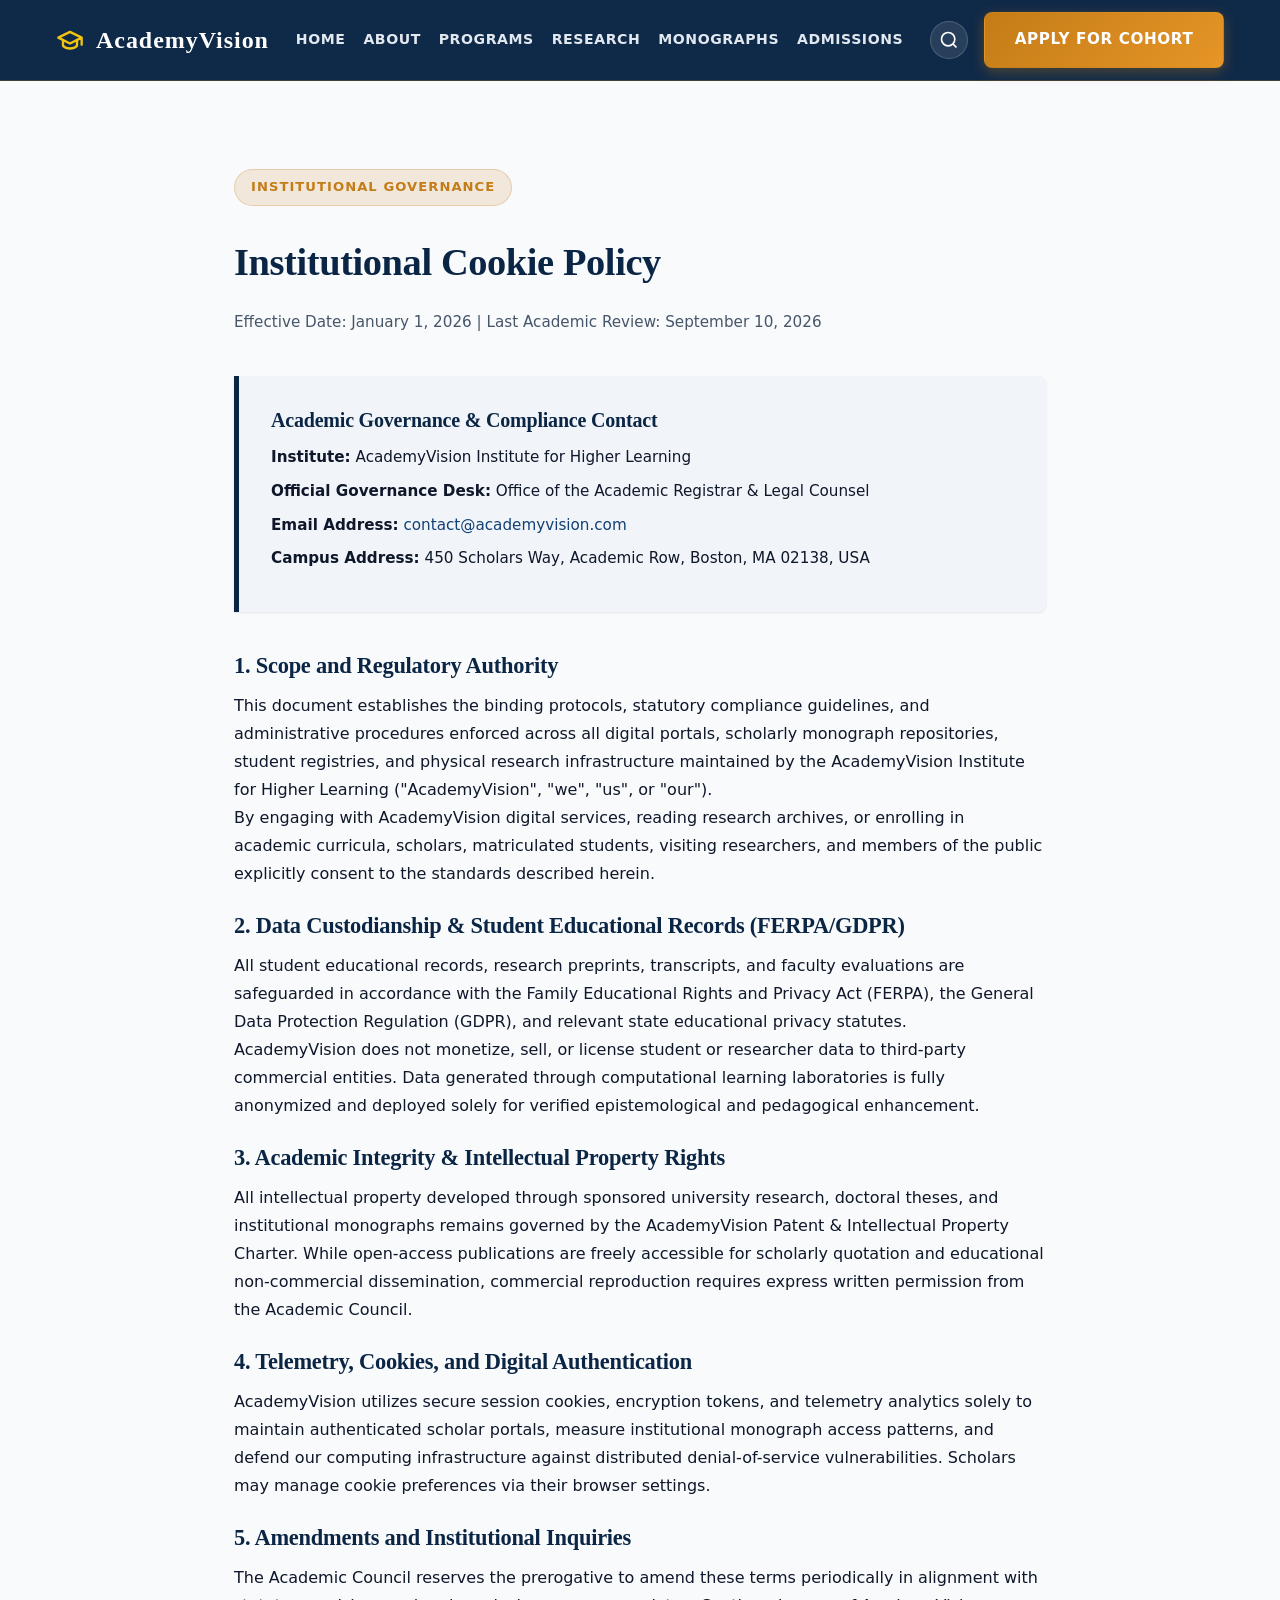
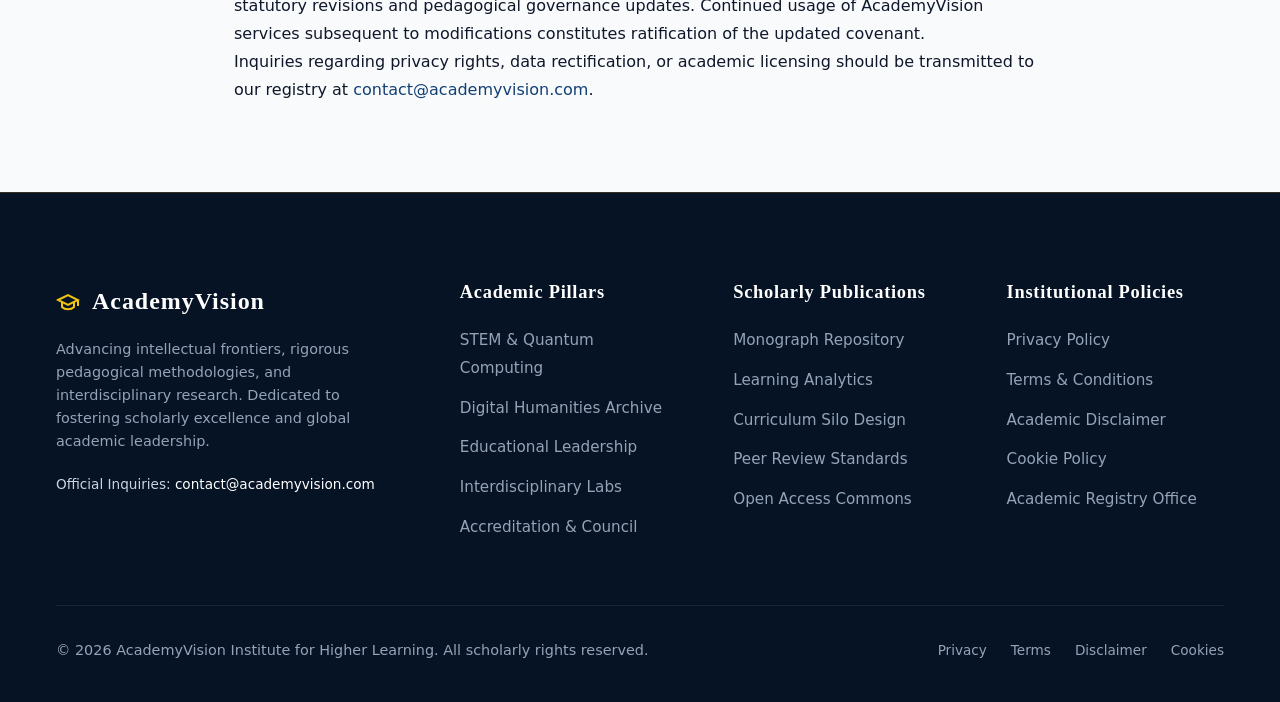
<file: cookie-policy.html>
<!DOCTYPE html>
<html lang="en">
<head>
  <meta charset="UTF-8">
  <meta name="viewport" content="width=device-width, initial-scale=1.0">
  <title>Institutional Cookie Policy | AcademyVision</title>
  <meta name="description" content="Cookie and telemetry data governance for AcademyVision research archives and portal systems.">
  <meta property="og:title" content="Institutional Cookie Policy | AcademyVision">
  <meta property="og:description" content="Cookie and telemetry data governance for AcademyVision research archives and portal systems.">
  <meta property="og:image" content="assets/images/hero_academic_campus.jpg">
  <meta property="og:type" content="website">
  <meta name="twitter:card" content="summary_large_image">
  <link rel="stylesheet" href="assets/css/style.css?v=2.1">
  <link rel="icon" href="favicon.ico">
  <!-- Google Analytics (GA4) -->
<script async src="https://www.googletagmanager.com/gtag/js?id=G-0LY0HY7L01"></script>
<script>
  window.dataLayer = window.dataLayer || [];
  function gtag(){dataLayer.push(arguments);}
  gtag('js', new Date());
  gtag('config', 'G-0LY0HY7L01');
</script>
</head>
<body>
<header class="site-header">
  <div class="reading-progress-bar"></div>
  <div class="container header-inner">
    <a href="index.html" class="site-logo">
      <svg width="28" height="28" viewBox="0 0 24 24" fill="none" stroke="currentColor" stroke-width="2" stroke-linecap="round" stroke-linejoin="round"><path d="M22 10v6M2 10l10-5 10 5-10 5z"/><path d="M6 12v5c3 3 9 3 12 0v-5"/></svg>
      <span>AcademyVision</span>
    </a>
    <nav class="site-nav">
      <a href="index.html" class="nav-link ">Home</a>
      <a href="about.html" class="nav-link ">About</a>
      <a href="index.html#programs" class="nav-link">Programs</a>
      <a href="index.html#research-centers" class="nav-link">Research</a>
      <a href="blog/index.html" class="nav-link ">Monographs</a>
      <a href="contact.html" class="nav-link ">Admissions</a>
      <!-- Desktop hidden policy links for mobile drawer parity -->
      <a href="privacy-policy.html" class="nav-link nav-item-policy">Privacy Policy</a>
      <a href="terms-and-conditions.html" class="nav-link nav-item-policy">Terms of Use</a>
      <a href="disclaimer.html" class="nav-link nav-item-policy">Academic Disclaimer</a>
      <a href="cookie-policy.html" class="nav-link nav-item-policy">Cookie Policy</a>
    </nav>
    <div class="header-actions">
      <button class="btn-search" aria-label="Search Academic Resources">
        <svg width="20" height="20" viewBox="0 0 24 24" fill="none" stroke="currentColor" stroke-width="2"><circle cx="11" cy="11" r="8"/><path d="m21 21-4.3-4.3"/></svg>
      </button>
      <a href="contact.html" class="btn btn-header">Apply for Cohort</a>
      <button class="hamburger-btn" aria-label="Open Navigation Menu">
        <svg width="22" height="22" viewBox="0 0 24 24" fill="none" stroke="currentColor" stroke-width="2.2"><line x1="4" x2="20" y1="12" y2="12"/><line x1="4" x2="20" y1="6" y2="6"/><line x1="4" x2="20" y1="18" y2="18"/></svg>
      </button>
    </div>
  </div>
</header>
<div class="mobile-drawer-overlay"></div>
<div class="mobile-drawer">
  <div class="drawer-header">
    <div class="site-logo" style="font-size:1.3rem;color:#ffffff;">AcademyVision</div>
    <button class="close-drawer" aria-label="Close Navigation">&times;</button>
  </div>
  <div style="margin-bottom:1.5rem;">
    <a href="contact.html" class="btn btn-accent" style="width:100%;font-size:0.9rem;padding:0.75rem;">Apply for Cohort</a>
  </div>
  <ul class="mobile-nav-list">
    <li><a href="index.html">Home</a></li>
    <li><a href="about.html">About</a></li>
    <li><a href="index.html#programs">Programs</a></li>
    <li><a href="index.html#research-centers">Research</a></li>
    <li><a href="blog/index.html">Monographs</a></li>
    <li><a href="contact.html">Admissions</a></li>
    <li style="margin-top:1.5rem;border-top:1px solid rgba(255,255,255,0.15);padding-top:1rem;"><span style="font-size:0.8rem;color:#94a3b8;text-transform:uppercase;font-weight:700;">Governance</span></li>
    <li><a href="privacy-policy.html">Privacy Policy</a></li>
    <li><a href="terms-and-conditions.html">Terms & Conditions</a></li>
    <li><a href="disclaimer.html">Academic Disclaimer</a></li>
    <li><a href="cookie-policy.html">Cookie Policy</a></li>
  </ul>
</div>
<div class="search-modal-backdrop">
  <div class="search-modal-box">
    <div class="search-input-wrap">
      <svg width="22" height="22" viewBox="0 0 24 24" fill="none" stroke="currentColor" stroke-width="2"><circle cx="11" cy="11" r="8"/><path d="m21 21-4.3-4.3"/></svg>
      <input type="text" id="site-search-input" placeholder="Search academic curricula, faculty research, or monographs..." autofocus>
    </div>
    <ul class="search-results-list"></ul>
  </div>
</div>
<main class="section">
  <div class="container" style="max-width:860px;">
    <span class="badge">Institutional Governance</span>
    <h1 style="font-size:2.4rem;margin:1rem 0 1.5rem;">Institutional Cookie Policy</h1>
    <p style="font-size:0.95rem;color:var(--text-muted);margin-bottom:2rem;">
      Effective Date: January 1, 2026 | Last Academic Review: September 10, 2026
    </p>

    <!-- Governance Card -->
    <div class="governance-card">
      <h4>Academic Governance & Compliance Contact</h4>
      <p><strong>Institute:</strong> AcademyVision Institute for Higher Learning</p>
      <p><strong>Official Governance Desk:</strong> Office of the Academic Registrar & Legal Counsel</p>
      <p><strong>Email Address:</strong> <a href="mailto:contact@academyvision.com">contact@academyvision.com</a></p>
      <p><strong>Campus Address:</strong> 450 Scholars Way, Academic Row, Boston, MA 02138, USA</p>
    </div>

    <div style="line-height:1.75;color:var(--text-main);display:flex;flex-direction:column;gap:1.5rem;">
      <section>
        <h2 style="font-size:1.4rem;margin-bottom:0.75rem;">1. Scope and Regulatory Authority</h2>
        <p>This document establishes the binding protocols, statutory compliance guidelines, and administrative procedures enforced across all digital portals, scholarly monograph repositories, student registries, and physical research infrastructure maintained by the AcademyVision Institute for Higher Learning ("AcademyVision", "we", "us", or "our").</p>
        <p>By engaging with AcademyVision digital services, reading research archives, or enrolling in academic curricula, scholars, matriculated students, visiting researchers, and members of the public explicitly consent to the standards described herein.</p>
      </section>

      <section>
        <h2 style="font-size:1.4rem;margin-bottom:0.75rem;">2. Data Custodianship & Student Educational Records (FERPA/GDPR)</h2>
        <p>All student educational records, research preprints, transcripts, and faculty evaluations are safeguarded in accordance with the Family Educational Rights and Privacy Act (FERPA), the General Data Protection Regulation (GDPR), and relevant state educational privacy statutes.</p>
        <p>AcademyVision does not monetize, sell, or license student or researcher data to third-party commercial entities. Data generated through computational learning laboratories is fully anonymized and deployed solely for verified epistemological and pedagogical enhancement.</p>
      </section>

      <section>
        <h2 style="font-size:1.4rem;margin-bottom:0.75rem;">3. Academic Integrity & Intellectual Property Rights</h2>
        <p>All intellectual property developed through sponsored university research, doctoral theses, and institutional monographs remains governed by the AcademyVision Patent & Intellectual Property Charter. While open-access publications are freely accessible for scholarly quotation and educational non-commercial dissemination, commercial reproduction requires express written permission from the Academic Council.</p>
      </section>

      <section>
        <h2 style="font-size:1.4rem;margin-bottom:0.75rem;">4. Telemetry, Cookies, and Digital Authentication</h2>
        <p>AcademyVision utilizes secure session cookies, encryption tokens, and telemetry analytics solely to maintain authenticated scholar portals, measure institutional monograph access patterns, and defend our computing infrastructure against distributed denial-of-service vulnerabilities. Scholars may manage cookie preferences via their browser settings.</p>
      </section>

      <section>
        <h2 style="font-size:1.4rem;margin-bottom:0.75rem;">5. Amendments and Institutional Inquiries</h2>
        <p>The Academic Council reserves the prerogative to amend these terms periodically in alignment with statutory revisions and pedagogical governance updates. Continued usage of AcademyVision services subsequent to modifications constitutes ratification of the updated covenant.</p>
        <p>Inquiries regarding privacy rights, data rectification, or academic licensing should be transmitted to our registry at <a href="mailto:contact@academyvision.com">contact@academyvision.com</a>.</p>
      </div>
    </div>
  </div>
</main>

<footer class="site-footer">
  <div class="container">
    <div class="footer-grid">
      <div class="footer-col">
        <div class="site-logo" style="color:#ffffff;margin-bottom:1rem;">
          <svg width="24" height="24" viewBox="0 0 24 24" fill="none" stroke="currentColor" stroke-width="2"><path d="M22 10v6M2 10l10-5 10 5-10 5z"/><path d="M6 12v5c3 3 9 3 12 0v-5"/></svg>
          AcademyVision
        </div>
        <p style="font-size:0.9rem;line-height:1.6;margin-bottom:1.25rem;">
          Advancing intellectual frontiers, rigorous pedagogical methodologies, and interdisciplinary research. Dedicated to fostering scholarly excellence and global academic leadership.
        </p>
        <p style="font-size:0.85rem;color:#cbd5e1;">Official Inquiries: <a href="mailto:contact@academyvision.com" style="color:#ffffff;">contact@academyvision.com</a></p>
      </div>
      <div class="footer-col">
        <h4>Academic Pillars</h4>
        <ul class="footer-links">
          <li><a href="index.html#programs">STEM & Quantum Computing</a></li>
          <li><a href="index.html#programs">Digital Humanities Archive</a></li>
          <li><a href="index.html#programs">Educational Leadership</a></li>
          <li><a href="index.html#research-centers">Interdisciplinary Labs</a></li>
          <li><a href="about.html">Accreditation & Council</a></li>
        </ul>
      </div>
      <div class="footer-col">
        <h4>Scholarly Publications</h4>
        <ul class="footer-links">
          <li><a href="blog/index.html">Monograph Repository</a></li>
          <li><a href="blog/learning-analytics-and-cognitive-load-in-higher-education-pedagogy.html">Learning Analytics</a></li>
          <li><a href="blog/interdisciplinary-curriculum-design-and-faculty-silo-transcendence.html">Curriculum Silo Design</a></li>
          <li><a href="blog/academic-peer-review-rigor-and-open-science-methodological-standards.html">Peer Review Standards</a></li>
          <li><a href="blog/open-access-scholarly-commons-and-institutional-repository-governance.html">Open Access Commons</a></li>
        </ul>
      </div>
      <div class="footer-col">
        <h4>Institutional Policies</h4>
        <ul class="footer-links">
          <li><a href="privacy-policy.html">Privacy Policy</a></li>
          <li><a href="terms-and-conditions.html">Terms & Conditions</a></li>
          <li><a href="disclaimer.html">Academic Disclaimer</a></li>
          <li><a href="cookie-policy.html">Cookie Policy</a></li>
          <li><a href="contact.html">Academic Registry Office</a></li>
        </ul>
      </div>
    </div>
    <div class="footer-bottom">
      <div>&copy; 2026 AcademyVision Institute for Higher Learning. All scholarly rights reserved.</div>
      <div style="display:flex;gap:1.5rem;">
        <a href="privacy-policy.html" style="color:#94a3b8;font-size:0.85rem;">Privacy</a>
        <a href="terms-and-conditions.html" style="color:#94a3b8;font-size:0.85rem;">Terms</a>
        <a href="disclaimer.html" style="color:#94a3b8;font-size:0.85rem;">Disclaimer</a>
        <a href="cookie-policy.html" style="color:#94a3b8;font-size:0.85rem;">Cookies</a>
      </div>
    </div>
  </div>
</footer>
<button class="back-to-top" aria-label="Back to Top">
  <svg width="20" height="20" viewBox="0 0 24 24" fill="none" stroke="currentColor" stroke-width="2.5"><path d="m18 15-6-6-6 6"/></svg>
</button>
<script src="assets/js/main.js?v=2.1"></script>
</body>
</html>
</file>
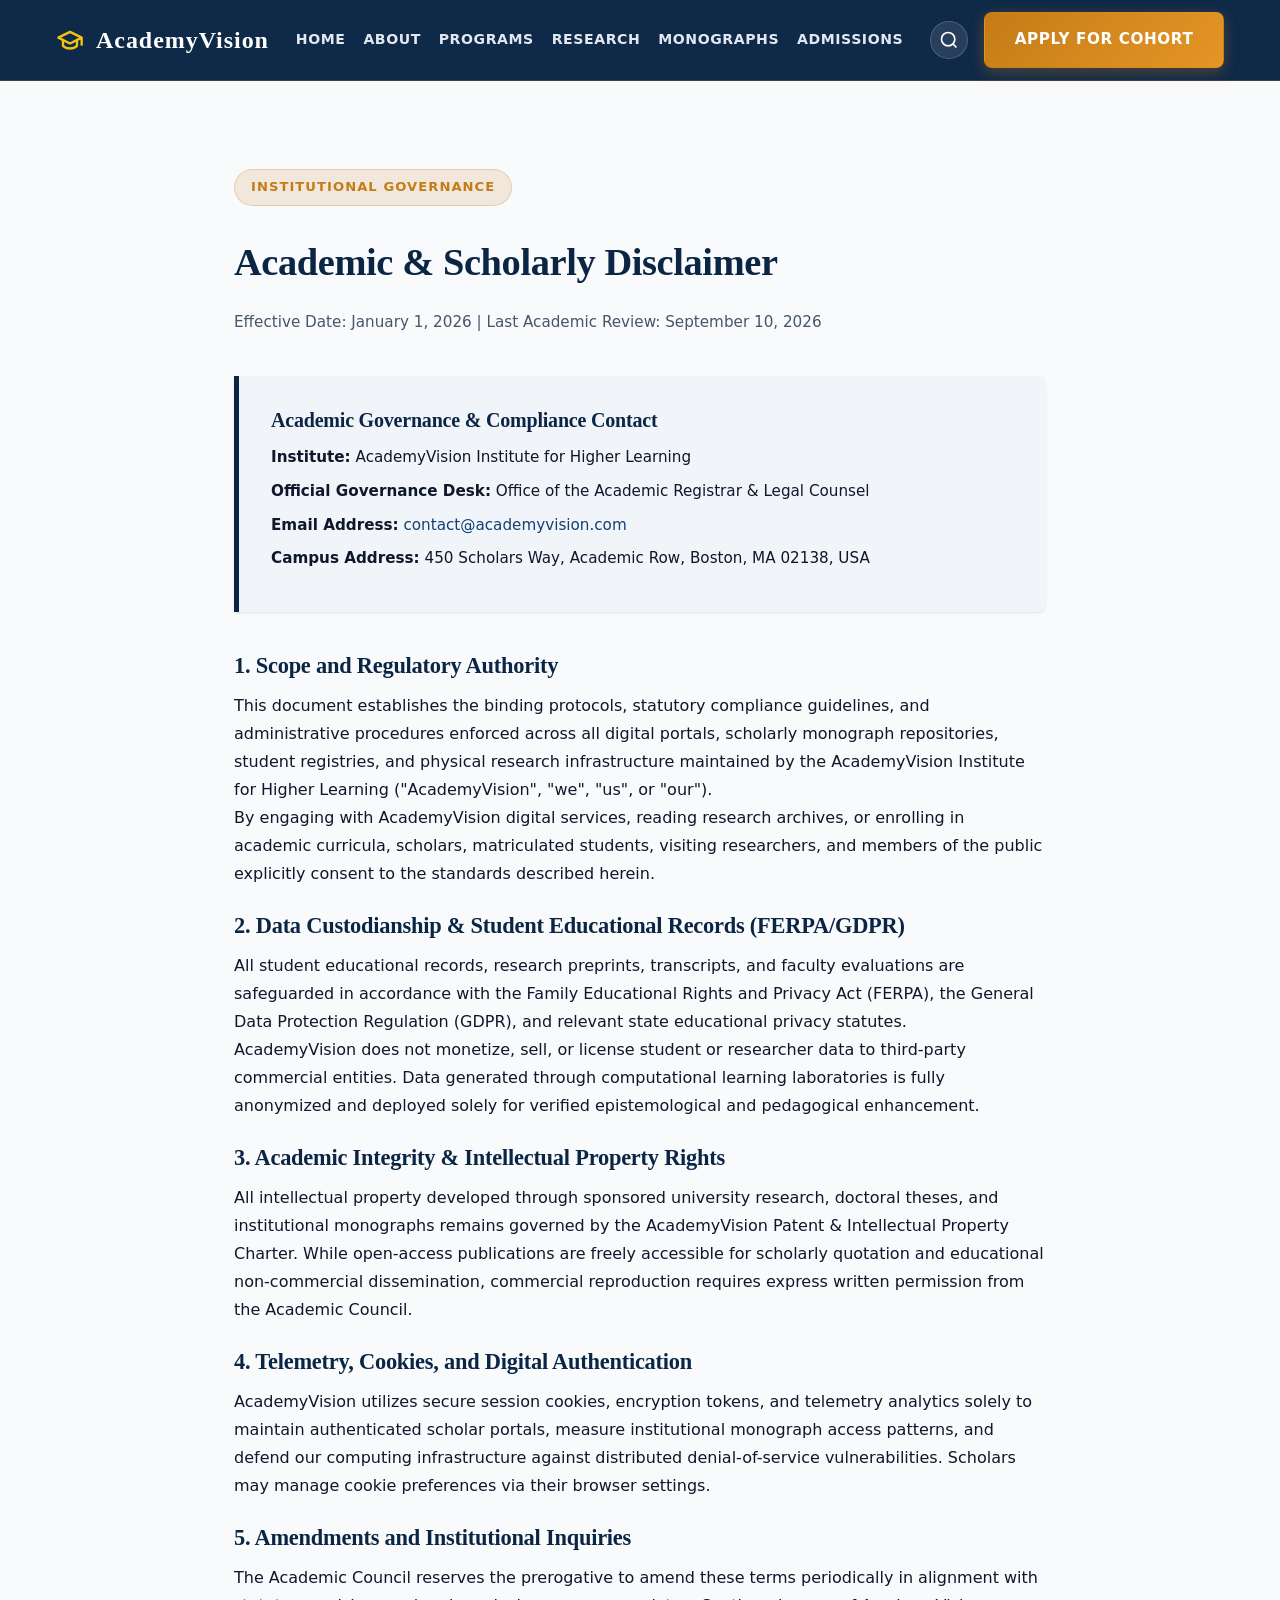
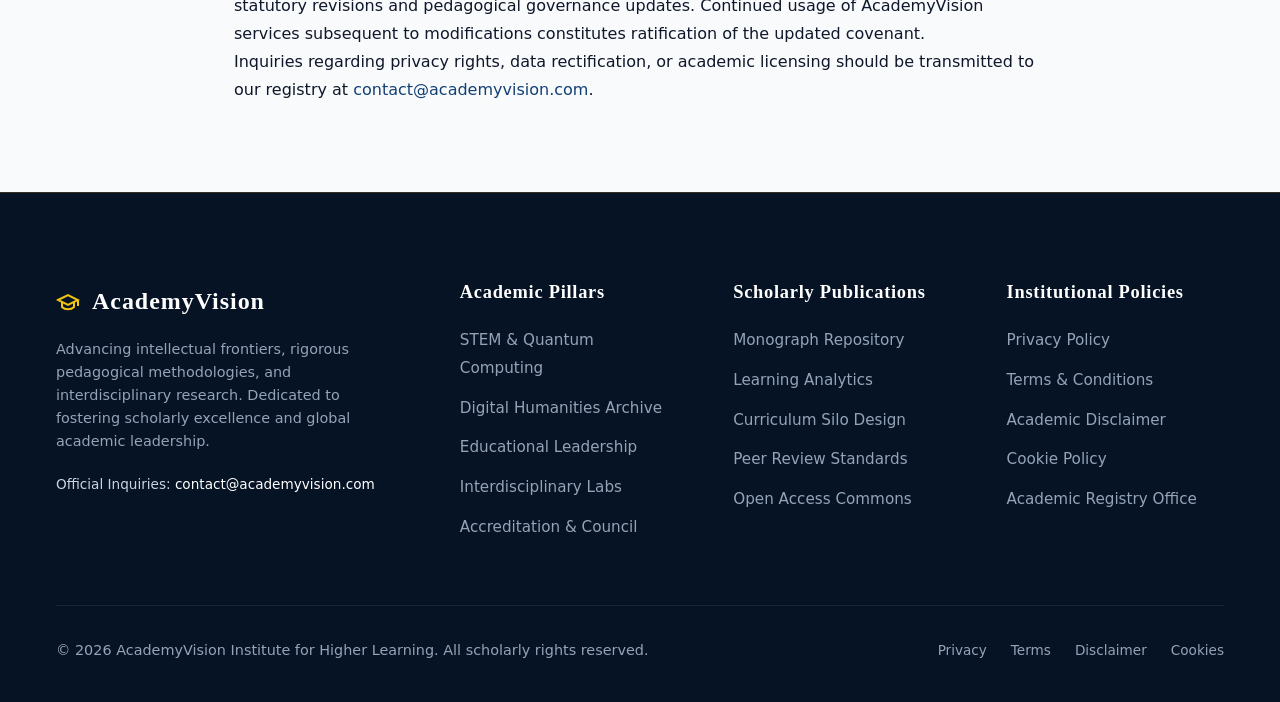
<file: disclaimer.html>
<!DOCTYPE html>
<html lang="en">
<head>
  <meta charset="UTF-8">
  <meta name="viewport" content="width=device-width, initial-scale=1.0">
  <title>Academic & Scholarly Disclaimer | AcademyVision</title>
  <meta name="description" content="Disclaimer regarding academic research preprints, pedagogical outcomes, and third-party scholarly sources.">
  <meta property="og:title" content="Academic & Scholarly Disclaimer | AcademyVision">
  <meta property="og:description" content="Disclaimer regarding academic research preprints, pedagogical outcomes, and third-party scholarly sources.">
  <meta property="og:image" content="assets/images/hero_academic_campus.jpg">
  <meta property="og:type" content="website">
  <meta name="twitter:card" content="summary_large_image">
  <link rel="stylesheet" href="assets/css/style.css?v=2.1">
  <link rel="icon" href="favicon.ico">
  <!-- Google Analytics (GA4) -->
<script async src="https://www.googletagmanager.com/gtag/js?id=G-0LY0HY7L01"></script>
<script>
  window.dataLayer = window.dataLayer || [];
  function gtag(){dataLayer.push(arguments);}
  gtag('js', new Date());
  gtag('config', 'G-0LY0HY7L01');
</script>
</head>
<body>
<header class="site-header">
  <div class="reading-progress-bar"></div>
  <div class="container header-inner">
    <a href="index.html" class="site-logo">
      <svg width="28" height="28" viewBox="0 0 24 24" fill="none" stroke="currentColor" stroke-width="2" stroke-linecap="round" stroke-linejoin="round"><path d="M22 10v6M2 10l10-5 10 5-10 5z"/><path d="M6 12v5c3 3 9 3 12 0v-5"/></svg>
      <span>AcademyVision</span>
    </a>
    <nav class="site-nav">
      <a href="index.html" class="nav-link ">Home</a>
      <a href="about.html" class="nav-link ">About</a>
      <a href="index.html#programs" class="nav-link">Programs</a>
      <a href="index.html#research-centers" class="nav-link">Research</a>
      <a href="blog/index.html" class="nav-link ">Monographs</a>
      <a href="contact.html" class="nav-link ">Admissions</a>
      <!-- Desktop hidden policy links for mobile drawer parity -->
      <a href="privacy-policy.html" class="nav-link nav-item-policy">Privacy Policy</a>
      <a href="terms-and-conditions.html" class="nav-link nav-item-policy">Terms of Use</a>
      <a href="disclaimer.html" class="nav-link nav-item-policy">Academic Disclaimer</a>
      <a href="cookie-policy.html" class="nav-link nav-item-policy">Cookie Policy</a>
    </nav>
    <div class="header-actions">
      <button class="btn-search" aria-label="Search Academic Resources">
        <svg width="20" height="20" viewBox="0 0 24 24" fill="none" stroke="currentColor" stroke-width="2"><circle cx="11" cy="11" r="8"/><path d="m21 21-4.3-4.3"/></svg>
      </button>
      <a href="contact.html" class="btn btn-header">Apply for Cohort</a>
      <button class="hamburger-btn" aria-label="Open Navigation Menu">
        <svg width="22" height="22" viewBox="0 0 24 24" fill="none" stroke="currentColor" stroke-width="2.2"><line x1="4" x2="20" y1="12" y2="12"/><line x1="4" x2="20" y1="6" y2="6"/><line x1="4" x2="20" y1="18" y2="18"/></svg>
      </button>
    </div>
  </div>
</header>
<div class="mobile-drawer-overlay"></div>
<div class="mobile-drawer">
  <div class="drawer-header">
    <div class="site-logo" style="font-size:1.3rem;color:#ffffff;">AcademyVision</div>
    <button class="close-drawer" aria-label="Close Navigation">&times;</button>
  </div>
  <div style="margin-bottom:1.5rem;">
    <a href="contact.html" class="btn btn-accent" style="width:100%;font-size:0.9rem;padding:0.75rem;">Apply for Cohort</a>
  </div>
  <ul class="mobile-nav-list">
    <li><a href="index.html">Home</a></li>
    <li><a href="about.html">About</a></li>
    <li><a href="index.html#programs">Programs</a></li>
    <li><a href="index.html#research-centers">Research</a></li>
    <li><a href="blog/index.html">Monographs</a></li>
    <li><a href="contact.html">Admissions</a></li>
    <li style="margin-top:1.5rem;border-top:1px solid rgba(255,255,255,0.15);padding-top:1rem;"><span style="font-size:0.8rem;color:#94a3b8;text-transform:uppercase;font-weight:700;">Governance</span></li>
    <li><a href="privacy-policy.html">Privacy Policy</a></li>
    <li><a href="terms-and-conditions.html">Terms & Conditions</a></li>
    <li><a href="disclaimer.html">Academic Disclaimer</a></li>
    <li><a href="cookie-policy.html">Cookie Policy</a></li>
  </ul>
</div>
<div class="search-modal-backdrop">
  <div class="search-modal-box">
    <div class="search-input-wrap">
      <svg width="22" height="22" viewBox="0 0 24 24" fill="none" stroke="currentColor" stroke-width="2"><circle cx="11" cy="11" r="8"/><path d="m21 21-4.3-4.3"/></svg>
      <input type="text" id="site-search-input" placeholder="Search academic curricula, faculty research, or monographs..." autofocus>
    </div>
    <ul class="search-results-list"></ul>
  </div>
</div>
<main class="section">
  <div class="container" style="max-width:860px;">
    <span class="badge">Institutional Governance</span>
    <h1 style="font-size:2.4rem;margin:1rem 0 1.5rem;">Academic & Scholarly Disclaimer</h1>
    <p style="font-size:0.95rem;color:var(--text-muted);margin-bottom:2rem;">
      Effective Date: January 1, 2026 | Last Academic Review: September 10, 2026
    </p>

    <!-- Governance Card -->
    <div class="governance-card">
      <h4>Academic Governance & Compliance Contact</h4>
      <p><strong>Institute:</strong> AcademyVision Institute for Higher Learning</p>
      <p><strong>Official Governance Desk:</strong> Office of the Academic Registrar & Legal Counsel</p>
      <p><strong>Email Address:</strong> <a href="mailto:contact@academyvision.com">contact@academyvision.com</a></p>
      <p><strong>Campus Address:</strong> 450 Scholars Way, Academic Row, Boston, MA 02138, USA</p>
    </div>

    <div style="line-height:1.75;color:var(--text-main);display:flex;flex-direction:column;gap:1.5rem;">
      <section>
        <h2 style="font-size:1.4rem;margin-bottom:0.75rem;">1. Scope and Regulatory Authority</h2>
        <p>This document establishes the binding protocols, statutory compliance guidelines, and administrative procedures enforced across all digital portals, scholarly monograph repositories, student registries, and physical research infrastructure maintained by the AcademyVision Institute for Higher Learning ("AcademyVision", "we", "us", or "our").</p>
        <p>By engaging with AcademyVision digital services, reading research archives, or enrolling in academic curricula, scholars, matriculated students, visiting researchers, and members of the public explicitly consent to the standards described herein.</p>
      </section>

      <section>
        <h2 style="font-size:1.4rem;margin-bottom:0.75rem;">2. Data Custodianship & Student Educational Records (FERPA/GDPR)</h2>
        <p>All student educational records, research preprints, transcripts, and faculty evaluations are safeguarded in accordance with the Family Educational Rights and Privacy Act (FERPA), the General Data Protection Regulation (GDPR), and relevant state educational privacy statutes.</p>
        <p>AcademyVision does not monetize, sell, or license student or researcher data to third-party commercial entities. Data generated through computational learning laboratories is fully anonymized and deployed solely for verified epistemological and pedagogical enhancement.</p>
      </section>

      <section>
        <h2 style="font-size:1.4rem;margin-bottom:0.75rem;">3. Academic Integrity & Intellectual Property Rights</h2>
        <p>All intellectual property developed through sponsored university research, doctoral theses, and institutional monographs remains governed by the AcademyVision Patent & Intellectual Property Charter. While open-access publications are freely accessible for scholarly quotation and educational non-commercial dissemination, commercial reproduction requires express written permission from the Academic Council.</p>
      </section>

      <section>
        <h2 style="font-size:1.4rem;margin-bottom:0.75rem;">4. Telemetry, Cookies, and Digital Authentication</h2>
        <p>AcademyVision utilizes secure session cookies, encryption tokens, and telemetry analytics solely to maintain authenticated scholar portals, measure institutional monograph access patterns, and defend our computing infrastructure against distributed denial-of-service vulnerabilities. Scholars may manage cookie preferences via their browser settings.</p>
      </section>

      <section>
        <h2 style="font-size:1.4rem;margin-bottom:0.75rem;">5. Amendments and Institutional Inquiries</h2>
        <p>The Academic Council reserves the prerogative to amend these terms periodically in alignment with statutory revisions and pedagogical governance updates. Continued usage of AcademyVision services subsequent to modifications constitutes ratification of the updated covenant.</p>
        <p>Inquiries regarding privacy rights, data rectification, or academic licensing should be transmitted to our registry at <a href="mailto:contact@academyvision.com">contact@academyvision.com</a>.</p>
      </div>
    </div>
  </div>
</main>

<footer class="site-footer">
  <div class="container">
    <div class="footer-grid">
      <div class="footer-col">
        <div class="site-logo" style="color:#ffffff;margin-bottom:1rem;">
          <svg width="24" height="24" viewBox="0 0 24 24" fill="none" stroke="currentColor" stroke-width="2"><path d="M22 10v6M2 10l10-5 10 5-10 5z"/><path d="M6 12v5c3 3 9 3 12 0v-5"/></svg>
          AcademyVision
        </div>
        <p style="font-size:0.9rem;line-height:1.6;margin-bottom:1.25rem;">
          Advancing intellectual frontiers, rigorous pedagogical methodologies, and interdisciplinary research. Dedicated to fostering scholarly excellence and global academic leadership.
        </p>
        <p style="font-size:0.85rem;color:#cbd5e1;">Official Inquiries: <a href="mailto:contact@academyvision.com" style="color:#ffffff;">contact@academyvision.com</a></p>
      </div>
      <div class="footer-col">
        <h4>Academic Pillars</h4>
        <ul class="footer-links">
          <li><a href="index.html#programs">STEM & Quantum Computing</a></li>
          <li><a href="index.html#programs">Digital Humanities Archive</a></li>
          <li><a href="index.html#programs">Educational Leadership</a></li>
          <li><a href="index.html#research-centers">Interdisciplinary Labs</a></li>
          <li><a href="about.html">Accreditation & Council</a></li>
        </ul>
      </div>
      <div class="footer-col">
        <h4>Scholarly Publications</h4>
        <ul class="footer-links">
          <li><a href="blog/index.html">Monograph Repository</a></li>
          <li><a href="blog/learning-analytics-and-cognitive-load-in-higher-education-pedagogy.html">Learning Analytics</a></li>
          <li><a href="blog/interdisciplinary-curriculum-design-and-faculty-silo-transcendence.html">Curriculum Silo Design</a></li>
          <li><a href="blog/academic-peer-review-rigor-and-open-science-methodological-standards.html">Peer Review Standards</a></li>
          <li><a href="blog/open-access-scholarly-commons-and-institutional-repository-governance.html">Open Access Commons</a></li>
        </ul>
      </div>
      <div class="footer-col">
        <h4>Institutional Policies</h4>
        <ul class="footer-links">
          <li><a href="privacy-policy.html">Privacy Policy</a></li>
          <li><a href="terms-and-conditions.html">Terms & Conditions</a></li>
          <li><a href="disclaimer.html">Academic Disclaimer</a></li>
          <li><a href="cookie-policy.html">Cookie Policy</a></li>
          <li><a href="contact.html">Academic Registry Office</a></li>
        </ul>
      </div>
    </div>
    <div class="footer-bottom">
      <div>&copy; 2026 AcademyVision Institute for Higher Learning. All scholarly rights reserved.</div>
      <div style="display:flex;gap:1.5rem;">
        <a href="privacy-policy.html" style="color:#94a3b8;font-size:0.85rem;">Privacy</a>
        <a href="terms-and-conditions.html" style="color:#94a3b8;font-size:0.85rem;">Terms</a>
        <a href="disclaimer.html" style="color:#94a3b8;font-size:0.85rem;">Disclaimer</a>
        <a href="cookie-policy.html" style="color:#94a3b8;font-size:0.85rem;">Cookies</a>
      </div>
    </div>
  </div>
</footer>
<button class="back-to-top" aria-label="Back to Top">
  <svg width="20" height="20" viewBox="0 0 24 24" fill="none" stroke="currentColor" stroke-width="2.5"><path d="m18 15-6-6-6 6"/></svg>
</button>
<script src="assets/js/main.js?v=2.1"></script>
</body>
</html>
</file>
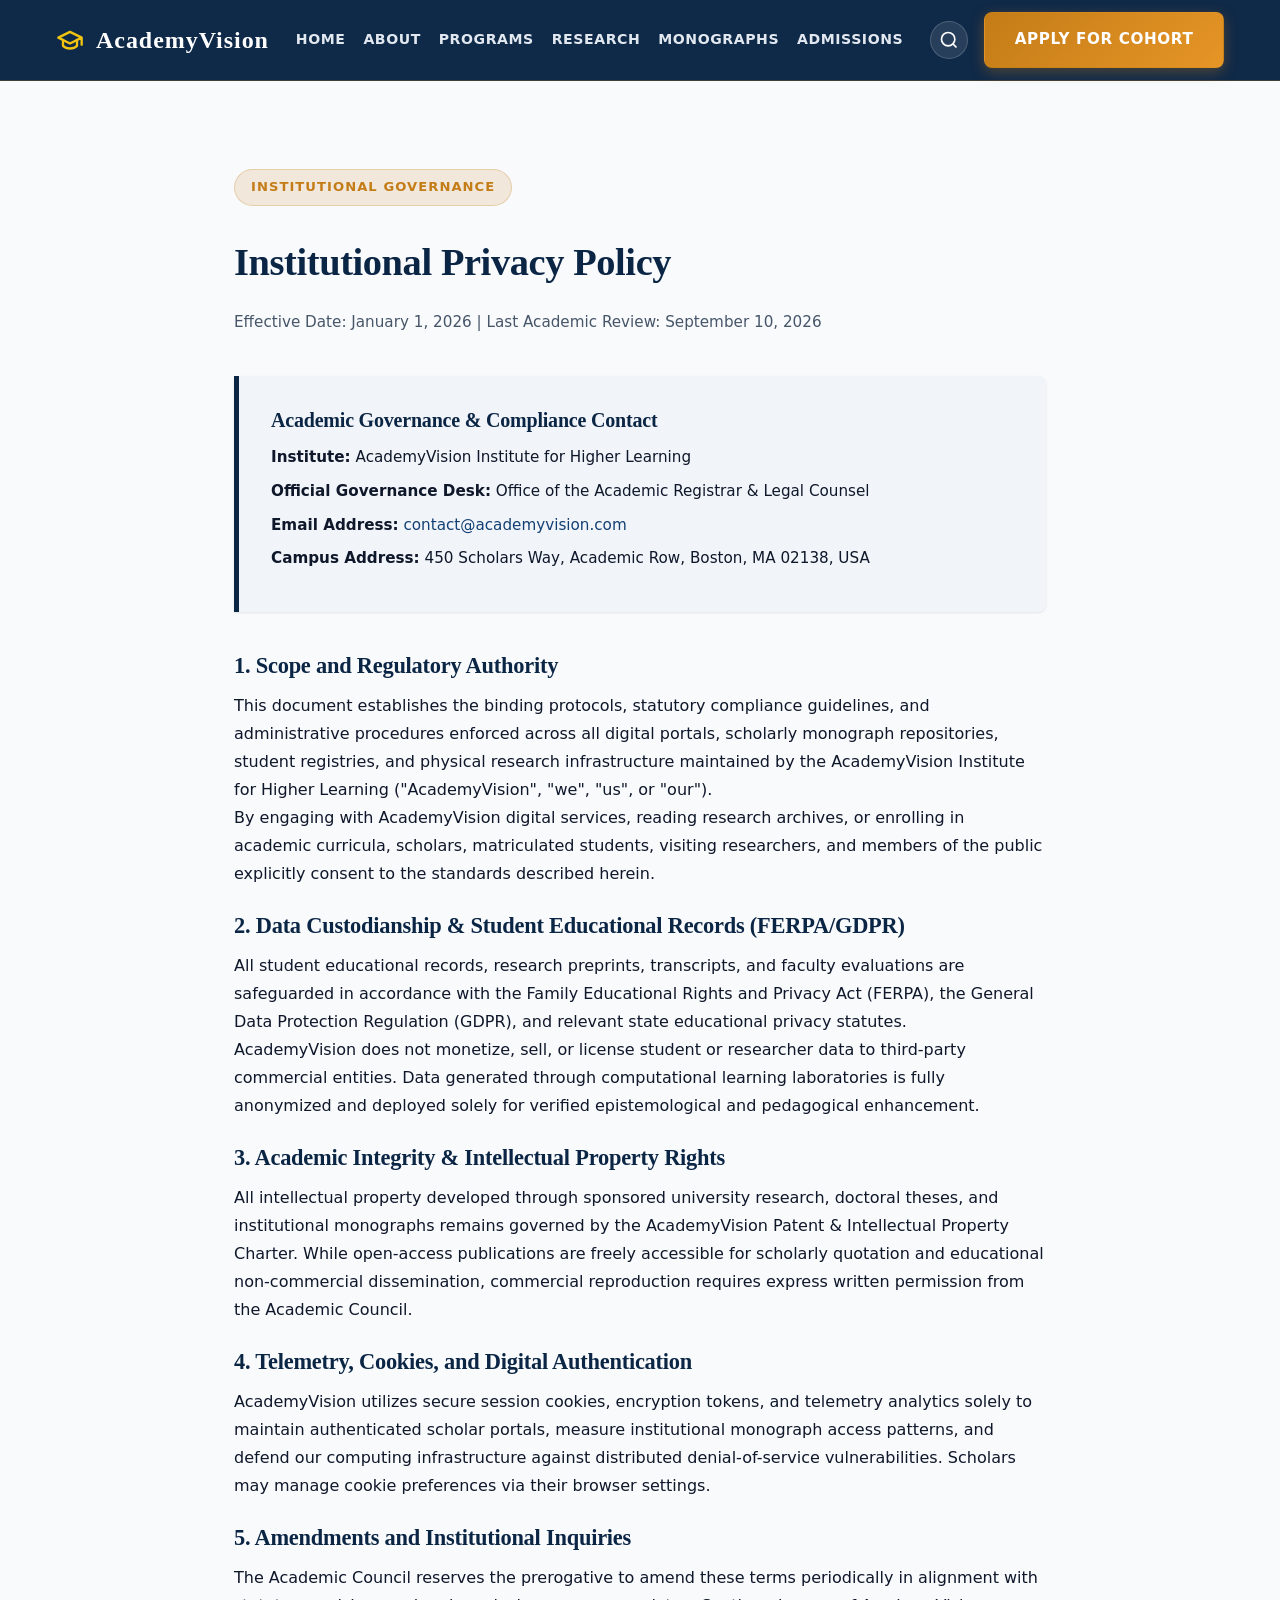
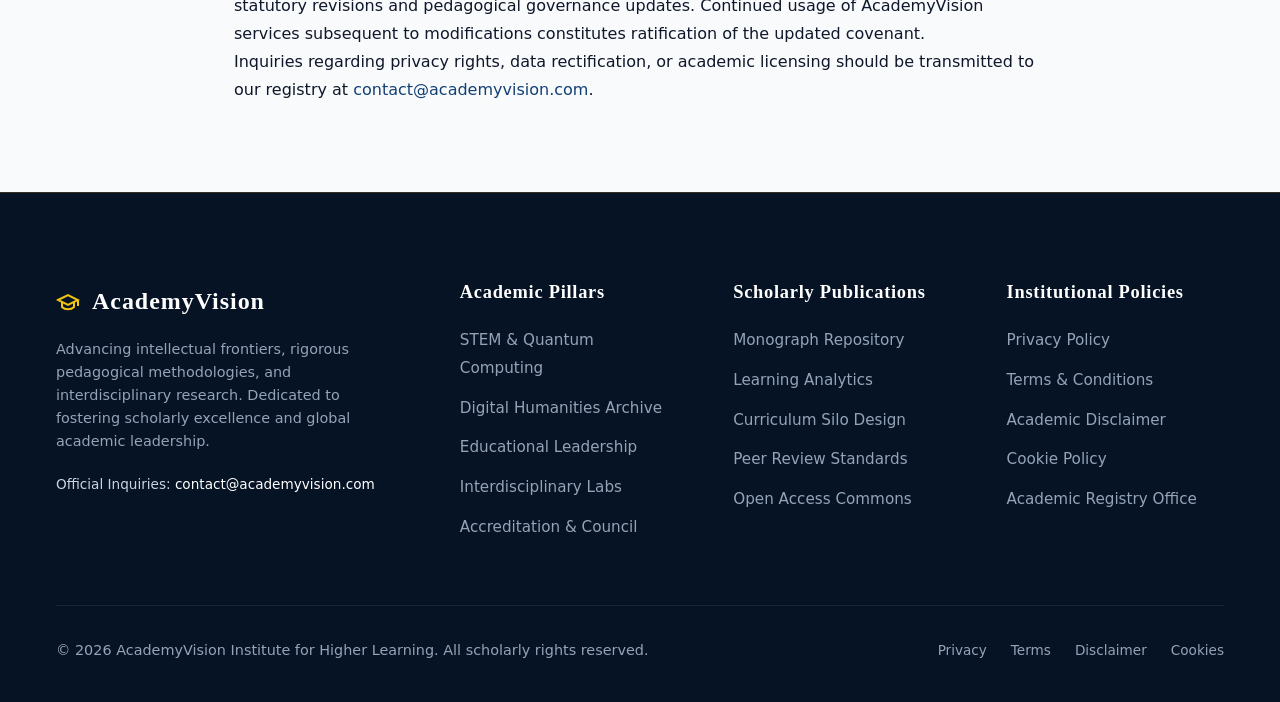
<file: privacy-policy.html>
<!DOCTYPE html>
<html lang="en">
<head>
  <meta charset="UTF-8">
  <meta name="viewport" content="width=device-width, initial-scale=1.0">
  <title>Institutional Privacy Policy | AcademyVision</title>
  <meta name="description" content="Privacy Policy for AcademyVision higher education, research repository, and digital academic systems.">
  <meta property="og:title" content="Institutional Privacy Policy | AcademyVision">
  <meta property="og:description" content="Privacy Policy for AcademyVision higher education, research repository, and digital academic systems.">
  <meta property="og:image" content="assets/images/hero_academic_campus.jpg">
  <meta property="og:type" content="website">
  <meta name="twitter:card" content="summary_large_image">
  <link rel="stylesheet" href="assets/css/style.css?v=2.1">
  <link rel="icon" href="favicon.ico">
  <!-- Google Analytics (GA4) -->
<script async src="https://www.googletagmanager.com/gtag/js?id=G-0LY0HY7L01"></script>
<script>
  window.dataLayer = window.dataLayer || [];
  function gtag(){dataLayer.push(arguments);}
  gtag('js', new Date());
  gtag('config', 'G-0LY0HY7L01');
</script>
</head>
<body>
<header class="site-header">
  <div class="reading-progress-bar"></div>
  <div class="container header-inner">
    <a href="index.html" class="site-logo">
      <svg width="28" height="28" viewBox="0 0 24 24" fill="none" stroke="currentColor" stroke-width="2" stroke-linecap="round" stroke-linejoin="round"><path d="M22 10v6M2 10l10-5 10 5-10 5z"/><path d="M6 12v5c3 3 9 3 12 0v-5"/></svg>
      <span>AcademyVision</span>
    </a>
    <nav class="site-nav">
      <a href="index.html" class="nav-link ">Home</a>
      <a href="about.html" class="nav-link ">About</a>
      <a href="index.html#programs" class="nav-link">Programs</a>
      <a href="index.html#research-centers" class="nav-link">Research</a>
      <a href="blog/index.html" class="nav-link ">Monographs</a>
      <a href="contact.html" class="nav-link ">Admissions</a>
      <!-- Desktop hidden policy links for mobile drawer parity -->
      <a href="privacy-policy.html" class="nav-link nav-item-policy">Privacy Policy</a>
      <a href="terms-and-conditions.html" class="nav-link nav-item-policy">Terms of Use</a>
      <a href="disclaimer.html" class="nav-link nav-item-policy">Academic Disclaimer</a>
      <a href="cookie-policy.html" class="nav-link nav-item-policy">Cookie Policy</a>
    </nav>
    <div class="header-actions">
      <button class="btn-search" aria-label="Search Academic Resources">
        <svg width="20" height="20" viewBox="0 0 24 24" fill="none" stroke="currentColor" stroke-width="2"><circle cx="11" cy="11" r="8"/><path d="m21 21-4.3-4.3"/></svg>
      </button>
      <a href="contact.html" class="btn btn-header">Apply for Cohort</a>
      <button class="hamburger-btn" aria-label="Open Navigation Menu">
        <svg width="22" height="22" viewBox="0 0 24 24" fill="none" stroke="currentColor" stroke-width="2.2"><line x1="4" x2="20" y1="12" y2="12"/><line x1="4" x2="20" y1="6" y2="6"/><line x1="4" x2="20" y1="18" y2="18"/></svg>
      </button>
    </div>
  </div>
</header>
<div class="mobile-drawer-overlay"></div>
<div class="mobile-drawer">
  <div class="drawer-header">
    <div class="site-logo" style="font-size:1.3rem;color:#ffffff;">AcademyVision</div>
    <button class="close-drawer" aria-label="Close Navigation">&times;</button>
  </div>
  <div style="margin-bottom:1.5rem;">
    <a href="contact.html" class="btn btn-accent" style="width:100%;font-size:0.9rem;padding:0.75rem;">Apply for Cohort</a>
  </div>
  <ul class="mobile-nav-list">
    <li><a href="index.html">Home</a></li>
    <li><a href="about.html">About</a></li>
    <li><a href="index.html#programs">Programs</a></li>
    <li><a href="index.html#research-centers">Research</a></li>
    <li><a href="blog/index.html">Monographs</a></li>
    <li><a href="contact.html">Admissions</a></li>
    <li style="margin-top:1.5rem;border-top:1px solid rgba(255,255,255,0.15);padding-top:1rem;"><span style="font-size:0.8rem;color:#94a3b8;text-transform:uppercase;font-weight:700;">Governance</span></li>
    <li><a href="privacy-policy.html">Privacy Policy</a></li>
    <li><a href="terms-and-conditions.html">Terms & Conditions</a></li>
    <li><a href="disclaimer.html">Academic Disclaimer</a></li>
    <li><a href="cookie-policy.html">Cookie Policy</a></li>
  </ul>
</div>
<div class="search-modal-backdrop">
  <div class="search-modal-box">
    <div class="search-input-wrap">
      <svg width="22" height="22" viewBox="0 0 24 24" fill="none" stroke="currentColor" stroke-width="2"><circle cx="11" cy="11" r="8"/><path d="m21 21-4.3-4.3"/></svg>
      <input type="text" id="site-search-input" placeholder="Search academic curricula, faculty research, or monographs..." autofocus>
    </div>
    <ul class="search-results-list"></ul>
  </div>
</div>
<main class="section">
  <div class="container" style="max-width:860px;">
    <span class="badge">Institutional Governance</span>
    <h1 style="font-size:2.4rem;margin:1rem 0 1.5rem;">Institutional Privacy Policy</h1>
    <p style="font-size:0.95rem;color:var(--text-muted);margin-bottom:2rem;">
      Effective Date: January 1, 2026 | Last Academic Review: September 10, 2026
    </p>

    <!-- Governance Card -->
    <div class="governance-card">
      <h4>Academic Governance & Compliance Contact</h4>
      <p><strong>Institute:</strong> AcademyVision Institute for Higher Learning</p>
      <p><strong>Official Governance Desk:</strong> Office of the Academic Registrar & Legal Counsel</p>
      <p><strong>Email Address:</strong> <a href="mailto:contact@academyvision.com">contact@academyvision.com</a></p>
      <p><strong>Campus Address:</strong> 450 Scholars Way, Academic Row, Boston, MA 02138, USA</p>
    </div>

    <div style="line-height:1.75;color:var(--text-main);display:flex;flex-direction:column;gap:1.5rem;">
      <section>
        <h2 style="font-size:1.4rem;margin-bottom:0.75rem;">1. Scope and Regulatory Authority</h2>
        <p>This document establishes the binding protocols, statutory compliance guidelines, and administrative procedures enforced across all digital portals, scholarly monograph repositories, student registries, and physical research infrastructure maintained by the AcademyVision Institute for Higher Learning ("AcademyVision", "we", "us", or "our").</p>
        <p>By engaging with AcademyVision digital services, reading research archives, or enrolling in academic curricula, scholars, matriculated students, visiting researchers, and members of the public explicitly consent to the standards described herein.</p>
      </section>

      <section>
        <h2 style="font-size:1.4rem;margin-bottom:0.75rem;">2. Data Custodianship & Student Educational Records (FERPA/GDPR)</h2>
        <p>All student educational records, research preprints, transcripts, and faculty evaluations are safeguarded in accordance with the Family Educational Rights and Privacy Act (FERPA), the General Data Protection Regulation (GDPR), and relevant state educational privacy statutes.</p>
        <p>AcademyVision does not monetize, sell, or license student or researcher data to third-party commercial entities. Data generated through computational learning laboratories is fully anonymized and deployed solely for verified epistemological and pedagogical enhancement.</p>
      </section>

      <section>
        <h2 style="font-size:1.4rem;margin-bottom:0.75rem;">3. Academic Integrity & Intellectual Property Rights</h2>
        <p>All intellectual property developed through sponsored university research, doctoral theses, and institutional monographs remains governed by the AcademyVision Patent & Intellectual Property Charter. While open-access publications are freely accessible for scholarly quotation and educational non-commercial dissemination, commercial reproduction requires express written permission from the Academic Council.</p>
      </section>

      <section>
        <h2 style="font-size:1.4rem;margin-bottom:0.75rem;">4. Telemetry, Cookies, and Digital Authentication</h2>
        <p>AcademyVision utilizes secure session cookies, encryption tokens, and telemetry analytics solely to maintain authenticated scholar portals, measure institutional monograph access patterns, and defend our computing infrastructure against distributed denial-of-service vulnerabilities. Scholars may manage cookie preferences via their browser settings.</p>
      </section>

      <section>
        <h2 style="font-size:1.4rem;margin-bottom:0.75rem;">5. Amendments and Institutional Inquiries</h2>
        <p>The Academic Council reserves the prerogative to amend these terms periodically in alignment with statutory revisions and pedagogical governance updates. Continued usage of AcademyVision services subsequent to modifications constitutes ratification of the updated covenant.</p>
        <p>Inquiries regarding privacy rights, data rectification, or academic licensing should be transmitted to our registry at <a href="mailto:contact@academyvision.com">contact@academyvision.com</a>.</p>
      </div>
    </div>
  </div>
</main>

<footer class="site-footer">
  <div class="container">
    <div class="footer-grid">
      <div class="footer-col">
        <div class="site-logo" style="color:#ffffff;margin-bottom:1rem;">
          <svg width="24" height="24" viewBox="0 0 24 24" fill="none" stroke="currentColor" stroke-width="2"><path d="M22 10v6M2 10l10-5 10 5-10 5z"/><path d="M6 12v5c3 3 9 3 12 0v-5"/></svg>
          AcademyVision
        </div>
        <p style="font-size:0.9rem;line-height:1.6;margin-bottom:1.25rem;">
          Advancing intellectual frontiers, rigorous pedagogical methodologies, and interdisciplinary research. Dedicated to fostering scholarly excellence and global academic leadership.
        </p>
        <p style="font-size:0.85rem;color:#cbd5e1;">Official Inquiries: <a href="mailto:contact@academyvision.com" style="color:#ffffff;">contact@academyvision.com</a></p>
      </div>
      <div class="footer-col">
        <h4>Academic Pillars</h4>
        <ul class="footer-links">
          <li><a href="index.html#programs">STEM & Quantum Computing</a></li>
          <li><a href="index.html#programs">Digital Humanities Archive</a></li>
          <li><a href="index.html#programs">Educational Leadership</a></li>
          <li><a href="index.html#research-centers">Interdisciplinary Labs</a></li>
          <li><a href="about.html">Accreditation & Council</a></li>
        </ul>
      </div>
      <div class="footer-col">
        <h4>Scholarly Publications</h4>
        <ul class="footer-links">
          <li><a href="blog/index.html">Monograph Repository</a></li>
          <li><a href="blog/learning-analytics-and-cognitive-load-in-higher-education-pedagogy.html">Learning Analytics</a></li>
          <li><a href="blog/interdisciplinary-curriculum-design-and-faculty-silo-transcendence.html">Curriculum Silo Design</a></li>
          <li><a href="blog/academic-peer-review-rigor-and-open-science-methodological-standards.html">Peer Review Standards</a></li>
          <li><a href="blog/open-access-scholarly-commons-and-institutional-repository-governance.html">Open Access Commons</a></li>
        </ul>
      </div>
      <div class="footer-col">
        <h4>Institutional Policies</h4>
        <ul class="footer-links">
          <li><a href="privacy-policy.html">Privacy Policy</a></li>
          <li><a href="terms-and-conditions.html">Terms & Conditions</a></li>
          <li><a href="disclaimer.html">Academic Disclaimer</a></li>
          <li><a href="cookie-policy.html">Cookie Policy</a></li>
          <li><a href="contact.html">Academic Registry Office</a></li>
        </ul>
      </div>
    </div>
    <div class="footer-bottom">
      <div>&copy; 2026 AcademyVision Institute for Higher Learning. All scholarly rights reserved.</div>
      <div style="display:flex;gap:1.5rem;">
        <a href="privacy-policy.html" style="color:#94a3b8;font-size:0.85rem;">Privacy</a>
        <a href="terms-and-conditions.html" style="color:#94a3b8;font-size:0.85rem;">Terms</a>
        <a href="disclaimer.html" style="color:#94a3b8;font-size:0.85rem;">Disclaimer</a>
        <a href="cookie-policy.html" style="color:#94a3b8;font-size:0.85rem;">Cookies</a>
      </div>
    </div>
  </div>
</footer>
<button class="back-to-top" aria-label="Back to Top">
  <svg width="20" height="20" viewBox="0 0 24 24" fill="none" stroke="currentColor" stroke-width="2.5"><path d="m18 15-6-6-6 6"/></svg>
</button>
<script src="assets/js/main.js?v=2.1"></script>
</body>
</html>
</file>
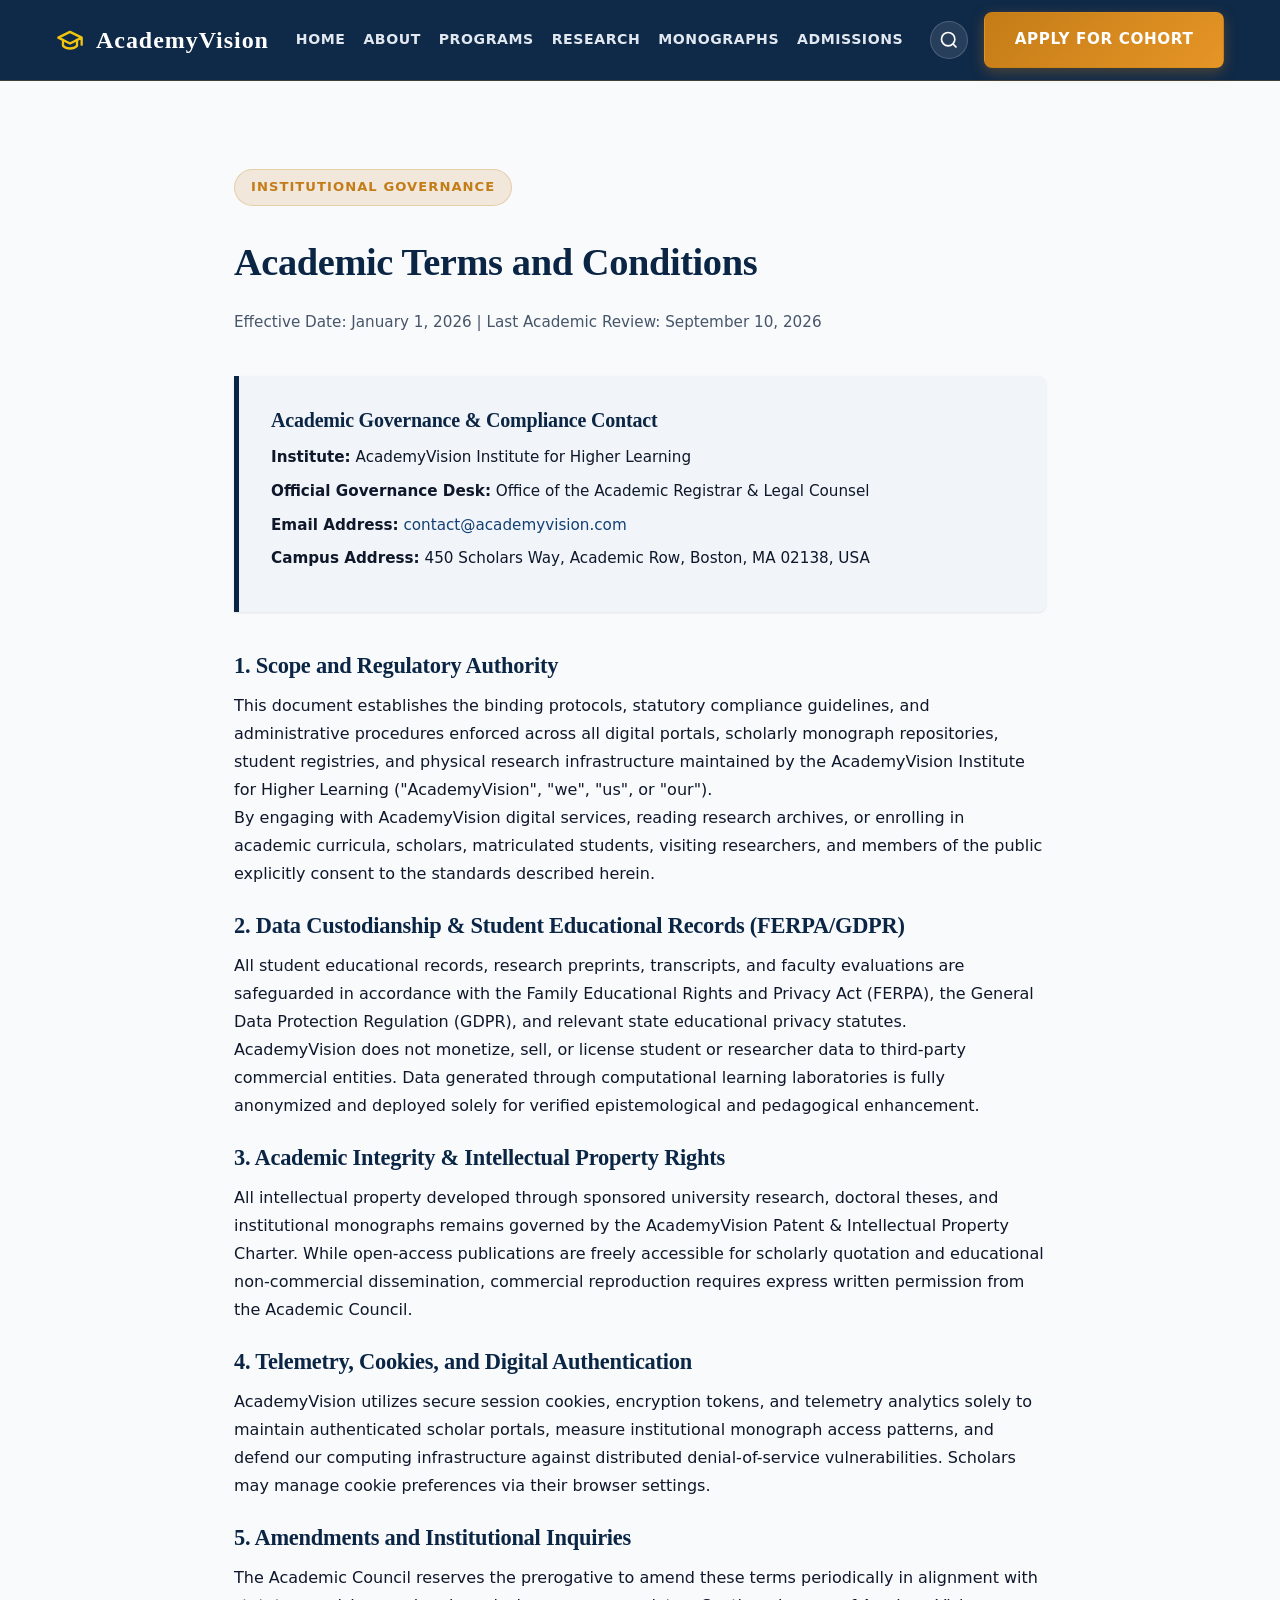
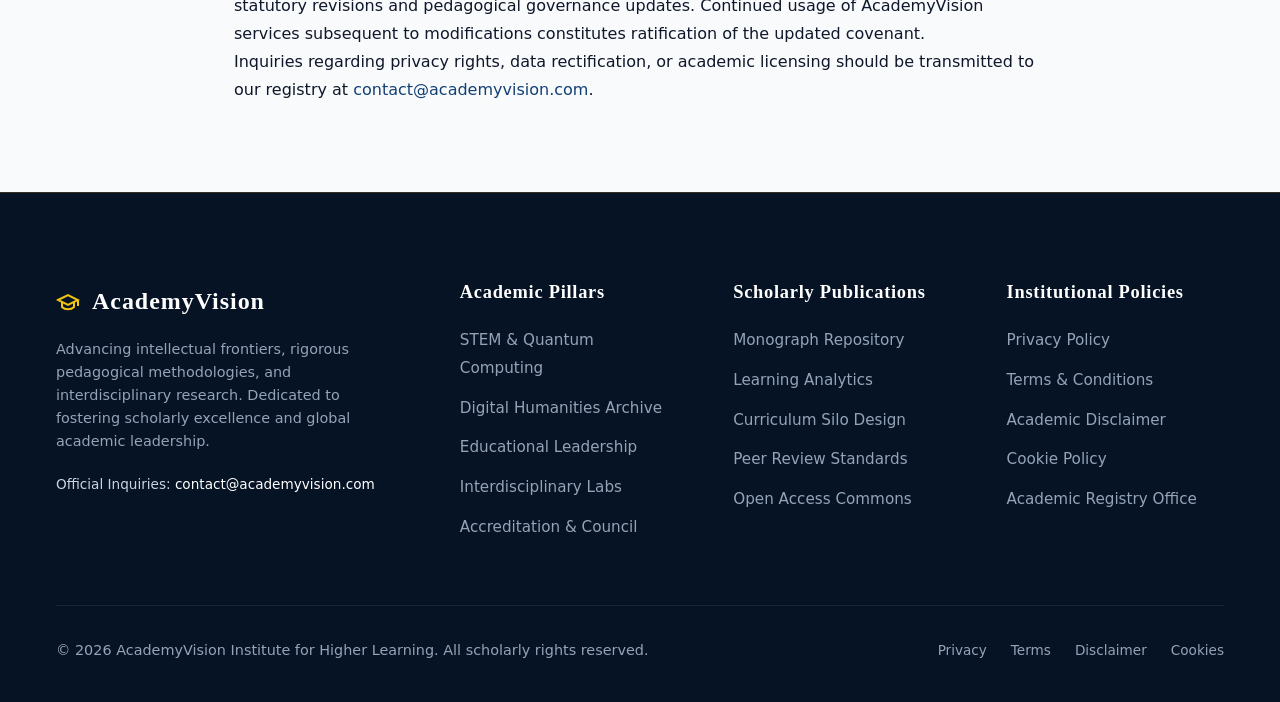
<file: terms-and-conditions.html>
<!DOCTYPE html>
<html lang="en">
<head>
  <meta charset="UTF-8">
  <meta name="viewport" content="width=device-width, initial-scale=1.0">
  <title>Academic Terms and Conditions | AcademyVision</title>
  <meta name="description" content="Terms and conditions governing enrollment, research copyright, and campus usage at AcademyVision.">
  <meta property="og:title" content="Academic Terms and Conditions | AcademyVision">
  <meta property="og:description" content="Terms and conditions governing enrollment, research copyright, and campus usage at AcademyVision.">
  <meta property="og:image" content="assets/images/hero_academic_campus.jpg">
  <meta property="og:type" content="website">
  <meta name="twitter:card" content="summary_large_image">
  <link rel="stylesheet" href="assets/css/style.css?v=2.1">
  <link rel="icon" href="favicon.ico">
  <!-- Google Analytics (GA4) -->
<script async src="https://www.googletagmanager.com/gtag/js?id=G-0LY0HY7L01"></script>
<script>
  window.dataLayer = window.dataLayer || [];
  function gtag(){dataLayer.push(arguments);}
  gtag('js', new Date());
  gtag('config', 'G-0LY0HY7L01');
</script>
</head>
<body>
<header class="site-header">
  <div class="reading-progress-bar"></div>
  <div class="container header-inner">
    <a href="index.html" class="site-logo">
      <svg width="28" height="28" viewBox="0 0 24 24" fill="none" stroke="currentColor" stroke-width="2" stroke-linecap="round" stroke-linejoin="round"><path d="M22 10v6M2 10l10-5 10 5-10 5z"/><path d="M6 12v5c3 3 9 3 12 0v-5"/></svg>
      <span>AcademyVision</span>
    </a>
    <nav class="site-nav">
      <a href="index.html" class="nav-link ">Home</a>
      <a href="about.html" class="nav-link ">About</a>
      <a href="index.html#programs" class="nav-link">Programs</a>
      <a href="index.html#research-centers" class="nav-link">Research</a>
      <a href="blog/index.html" class="nav-link ">Monographs</a>
      <a href="contact.html" class="nav-link ">Admissions</a>
      <!-- Desktop hidden policy links for mobile drawer parity -->
      <a href="privacy-policy.html" class="nav-link nav-item-policy">Privacy Policy</a>
      <a href="terms-and-conditions.html" class="nav-link nav-item-policy">Terms of Use</a>
      <a href="disclaimer.html" class="nav-link nav-item-policy">Academic Disclaimer</a>
      <a href="cookie-policy.html" class="nav-link nav-item-policy">Cookie Policy</a>
    </nav>
    <div class="header-actions">
      <button class="btn-search" aria-label="Search Academic Resources">
        <svg width="20" height="20" viewBox="0 0 24 24" fill="none" stroke="currentColor" stroke-width="2"><circle cx="11" cy="11" r="8"/><path d="m21 21-4.3-4.3"/></svg>
      </button>
      <a href="contact.html" class="btn btn-header">Apply for Cohort</a>
      <button class="hamburger-btn" aria-label="Open Navigation Menu">
        <svg width="22" height="22" viewBox="0 0 24 24" fill="none" stroke="currentColor" stroke-width="2.2"><line x1="4" x2="20" y1="12" y2="12"/><line x1="4" x2="20" y1="6" y2="6"/><line x1="4" x2="20" y1="18" y2="18"/></svg>
      </button>
    </div>
  </div>
</header>
<div class="mobile-drawer-overlay"></div>
<div class="mobile-drawer">
  <div class="drawer-header">
    <div class="site-logo" style="font-size:1.3rem;color:#ffffff;">AcademyVision</div>
    <button class="close-drawer" aria-label="Close Navigation">&times;</button>
  </div>
  <div style="margin-bottom:1.5rem;">
    <a href="contact.html" class="btn btn-accent" style="width:100%;font-size:0.9rem;padding:0.75rem;">Apply for Cohort</a>
  </div>
  <ul class="mobile-nav-list">
    <li><a href="index.html">Home</a></li>
    <li><a href="about.html">About</a></li>
    <li><a href="index.html#programs">Programs</a></li>
    <li><a href="index.html#research-centers">Research</a></li>
    <li><a href="blog/index.html">Monographs</a></li>
    <li><a href="contact.html">Admissions</a></li>
    <li style="margin-top:1.5rem;border-top:1px solid rgba(255,255,255,0.15);padding-top:1rem;"><span style="font-size:0.8rem;color:#94a3b8;text-transform:uppercase;font-weight:700;">Governance</span></li>
    <li><a href="privacy-policy.html">Privacy Policy</a></li>
    <li><a href="terms-and-conditions.html">Terms & Conditions</a></li>
    <li><a href="disclaimer.html">Academic Disclaimer</a></li>
    <li><a href="cookie-policy.html">Cookie Policy</a></li>
  </ul>
</div>
<div class="search-modal-backdrop">
  <div class="search-modal-box">
    <div class="search-input-wrap">
      <svg width="22" height="22" viewBox="0 0 24 24" fill="none" stroke="currentColor" stroke-width="2"><circle cx="11" cy="11" r="8"/><path d="m21 21-4.3-4.3"/></svg>
      <input type="text" id="site-search-input" placeholder="Search academic curricula, faculty research, or monographs..." autofocus>
    </div>
    <ul class="search-results-list"></ul>
  </div>
</div>
<main class="section">
  <div class="container" style="max-width:860px;">
    <span class="badge">Institutional Governance</span>
    <h1 style="font-size:2.4rem;margin:1rem 0 1.5rem;">Academic Terms and Conditions</h1>
    <p style="font-size:0.95rem;color:var(--text-muted);margin-bottom:2rem;">
      Effective Date: January 1, 2026 | Last Academic Review: September 10, 2026
    </p>

    <!-- Governance Card -->
    <div class="governance-card">
      <h4>Academic Governance & Compliance Contact</h4>
      <p><strong>Institute:</strong> AcademyVision Institute for Higher Learning</p>
      <p><strong>Official Governance Desk:</strong> Office of the Academic Registrar & Legal Counsel</p>
      <p><strong>Email Address:</strong> <a href="mailto:contact@academyvision.com">contact@academyvision.com</a></p>
      <p><strong>Campus Address:</strong> 450 Scholars Way, Academic Row, Boston, MA 02138, USA</p>
    </div>

    <div style="line-height:1.75;color:var(--text-main);display:flex;flex-direction:column;gap:1.5rem;">
      <section>
        <h2 style="font-size:1.4rem;margin-bottom:0.75rem;">1. Scope and Regulatory Authority</h2>
        <p>This document establishes the binding protocols, statutory compliance guidelines, and administrative procedures enforced across all digital portals, scholarly monograph repositories, student registries, and physical research infrastructure maintained by the AcademyVision Institute for Higher Learning ("AcademyVision", "we", "us", or "our").</p>
        <p>By engaging with AcademyVision digital services, reading research archives, or enrolling in academic curricula, scholars, matriculated students, visiting researchers, and members of the public explicitly consent to the standards described herein.</p>
      </section>

      <section>
        <h2 style="font-size:1.4rem;margin-bottom:0.75rem;">2. Data Custodianship & Student Educational Records (FERPA/GDPR)</h2>
        <p>All student educational records, research preprints, transcripts, and faculty evaluations are safeguarded in accordance with the Family Educational Rights and Privacy Act (FERPA), the General Data Protection Regulation (GDPR), and relevant state educational privacy statutes.</p>
        <p>AcademyVision does not monetize, sell, or license student or researcher data to third-party commercial entities. Data generated through computational learning laboratories is fully anonymized and deployed solely for verified epistemological and pedagogical enhancement.</p>
      </section>

      <section>
        <h2 style="font-size:1.4rem;margin-bottom:0.75rem;">3. Academic Integrity & Intellectual Property Rights</h2>
        <p>All intellectual property developed through sponsored university research, doctoral theses, and institutional monographs remains governed by the AcademyVision Patent & Intellectual Property Charter. While open-access publications are freely accessible for scholarly quotation and educational non-commercial dissemination, commercial reproduction requires express written permission from the Academic Council.</p>
      </section>

      <section>
        <h2 style="font-size:1.4rem;margin-bottom:0.75rem;">4. Telemetry, Cookies, and Digital Authentication</h2>
        <p>AcademyVision utilizes secure session cookies, encryption tokens, and telemetry analytics solely to maintain authenticated scholar portals, measure institutional monograph access patterns, and defend our computing infrastructure against distributed denial-of-service vulnerabilities. Scholars may manage cookie preferences via their browser settings.</p>
      </section>

      <section>
        <h2 style="font-size:1.4rem;margin-bottom:0.75rem;">5. Amendments and Institutional Inquiries</h2>
        <p>The Academic Council reserves the prerogative to amend these terms periodically in alignment with statutory revisions and pedagogical governance updates. Continued usage of AcademyVision services subsequent to modifications constitutes ratification of the updated covenant.</p>
        <p>Inquiries regarding privacy rights, data rectification, or academic licensing should be transmitted to our registry at <a href="mailto:contact@academyvision.com">contact@academyvision.com</a>.</p>
      </div>
    </div>
  </div>
</main>

<footer class="site-footer">
  <div class="container">
    <div class="footer-grid">
      <div class="footer-col">
        <div class="site-logo" style="color:#ffffff;margin-bottom:1rem;">
          <svg width="24" height="24" viewBox="0 0 24 24" fill="none" stroke="currentColor" stroke-width="2"><path d="M22 10v6M2 10l10-5 10 5-10 5z"/><path d="M6 12v5c3 3 9 3 12 0v-5"/></svg>
          AcademyVision
        </div>
        <p style="font-size:0.9rem;line-height:1.6;margin-bottom:1.25rem;">
          Advancing intellectual frontiers, rigorous pedagogical methodologies, and interdisciplinary research. Dedicated to fostering scholarly excellence and global academic leadership.
        </p>
        <p style="font-size:0.85rem;color:#cbd5e1;">Official Inquiries: <a href="mailto:contact@academyvision.com" style="color:#ffffff;">contact@academyvision.com</a></p>
      </div>
      <div class="footer-col">
        <h4>Academic Pillars</h4>
        <ul class="footer-links">
          <li><a href="index.html#programs">STEM & Quantum Computing</a></li>
          <li><a href="index.html#programs">Digital Humanities Archive</a></li>
          <li><a href="index.html#programs">Educational Leadership</a></li>
          <li><a href="index.html#research-centers">Interdisciplinary Labs</a></li>
          <li><a href="about.html">Accreditation & Council</a></li>
        </ul>
      </div>
      <div class="footer-col">
        <h4>Scholarly Publications</h4>
        <ul class="footer-links">
          <li><a href="blog/index.html">Monograph Repository</a></li>
          <li><a href="blog/learning-analytics-and-cognitive-load-in-higher-education-pedagogy.html">Learning Analytics</a></li>
          <li><a href="blog/interdisciplinary-curriculum-design-and-faculty-silo-transcendence.html">Curriculum Silo Design</a></li>
          <li><a href="blog/academic-peer-review-rigor-and-open-science-methodological-standards.html">Peer Review Standards</a></li>
          <li><a href="blog/open-access-scholarly-commons-and-institutional-repository-governance.html">Open Access Commons</a></li>
        </ul>
      </div>
      <div class="footer-col">
        <h4>Institutional Policies</h4>
        <ul class="footer-links">
          <li><a href="privacy-policy.html">Privacy Policy</a></li>
          <li><a href="terms-and-conditions.html">Terms & Conditions</a></li>
          <li><a href="disclaimer.html">Academic Disclaimer</a></li>
          <li><a href="cookie-policy.html">Cookie Policy</a></li>
          <li><a href="contact.html">Academic Registry Office</a></li>
        </ul>
      </div>
    </div>
    <div class="footer-bottom">
      <div>&copy; 2026 AcademyVision Institute for Higher Learning. All scholarly rights reserved.</div>
      <div style="display:flex;gap:1.5rem;">
        <a href="privacy-policy.html" style="color:#94a3b8;font-size:0.85rem;">Privacy</a>
        <a href="terms-and-conditions.html" style="color:#94a3b8;font-size:0.85rem;">Terms</a>
        <a href="disclaimer.html" style="color:#94a3b8;font-size:0.85rem;">Disclaimer</a>
        <a href="cookie-policy.html" style="color:#94a3b8;font-size:0.85rem;">Cookies</a>
      </div>
    </div>
  </div>
</footer>
<button class="back-to-top" aria-label="Back to Top">
  <svg width="20" height="20" viewBox="0 0 24 24" fill="none" stroke="currentColor" stroke-width="2.5"><path d="m18 15-6-6-6 6"/></svg>
</button>
<script src="assets/js/main.js?v=2.1"></script>
</body>
</html>
</file>
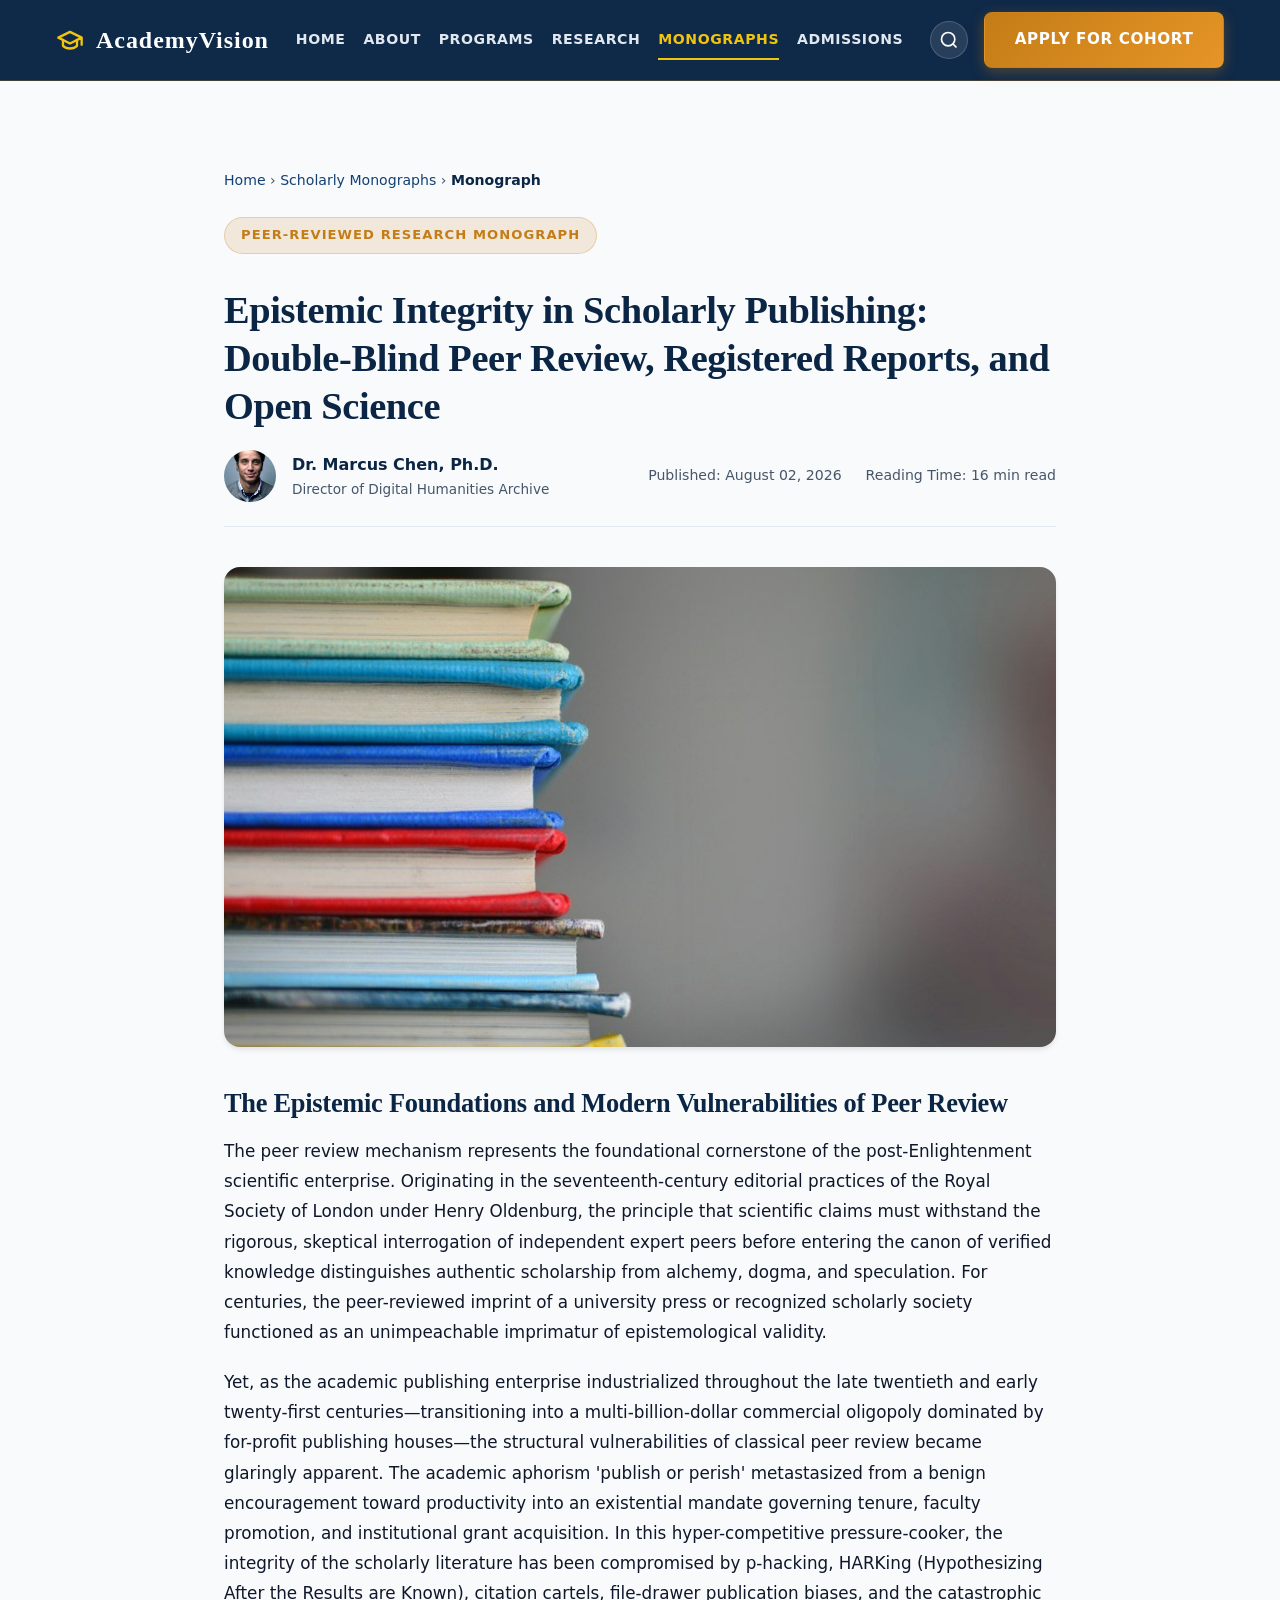
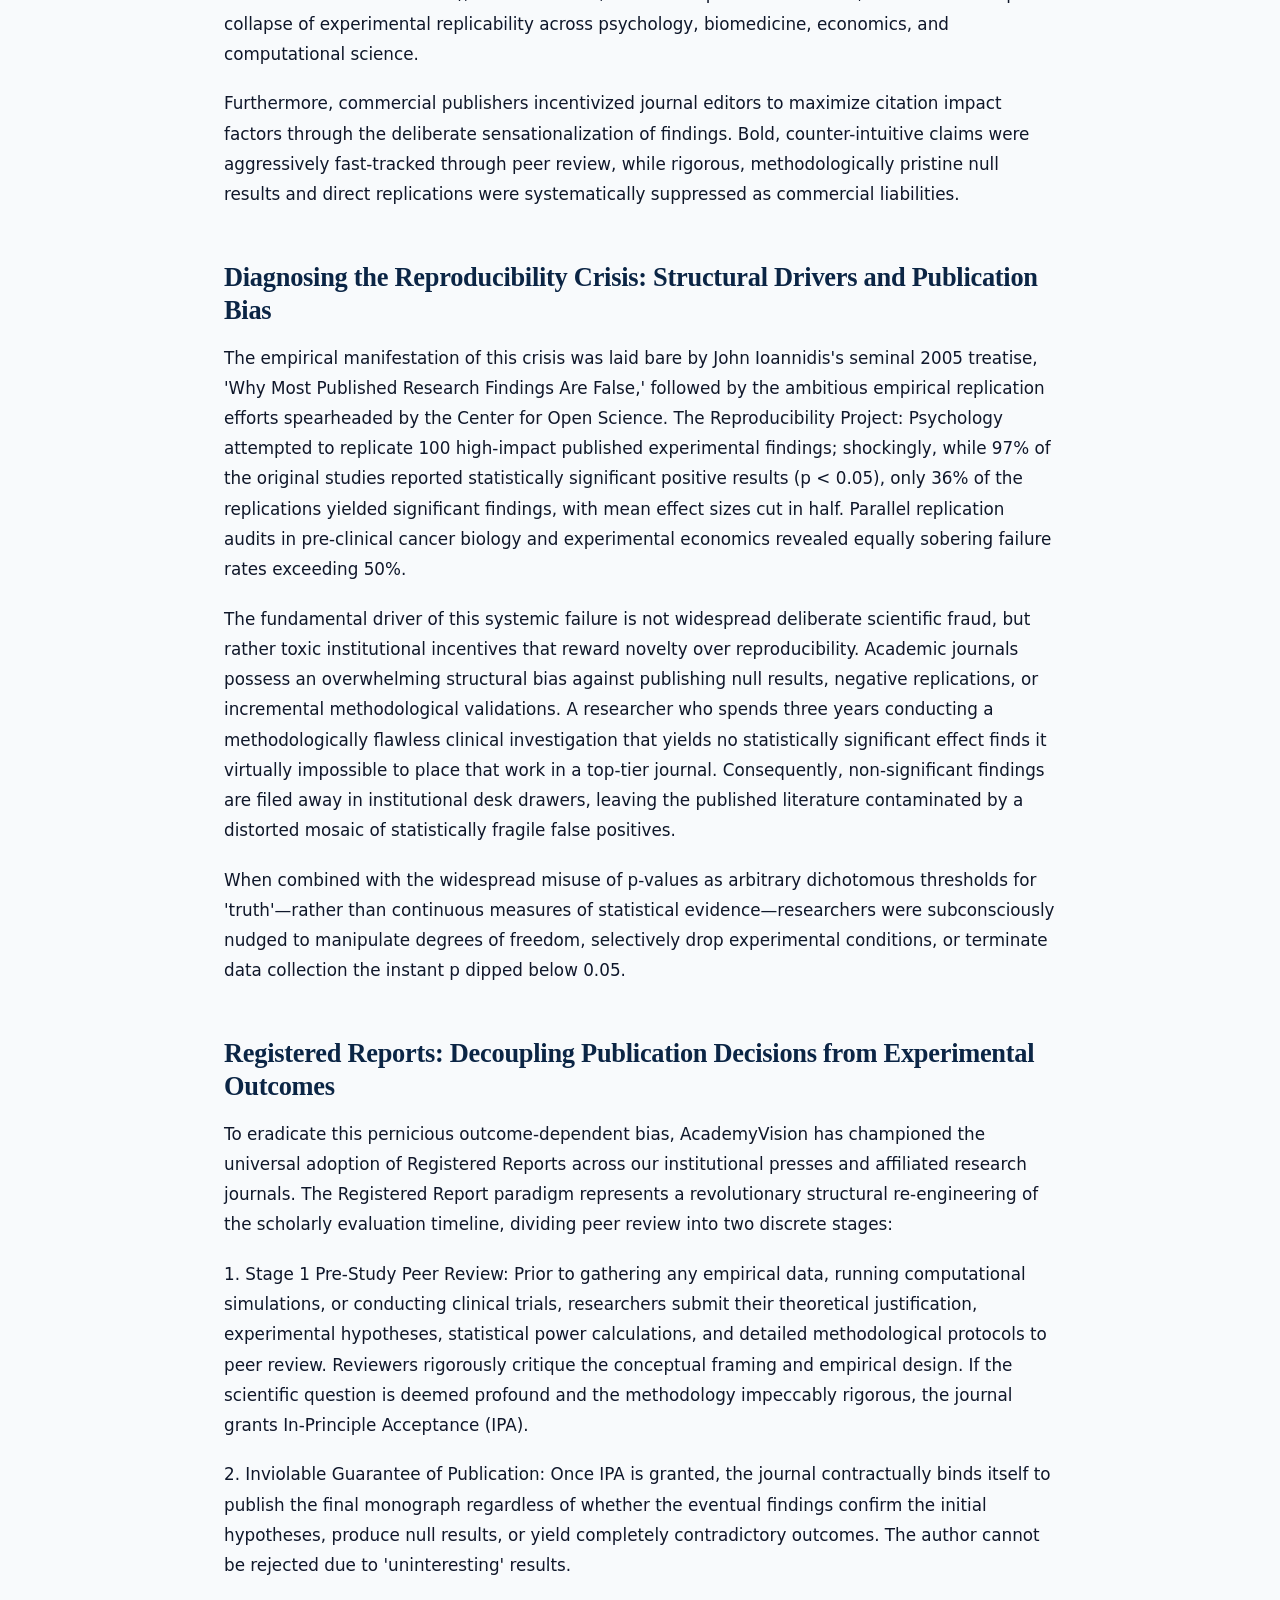
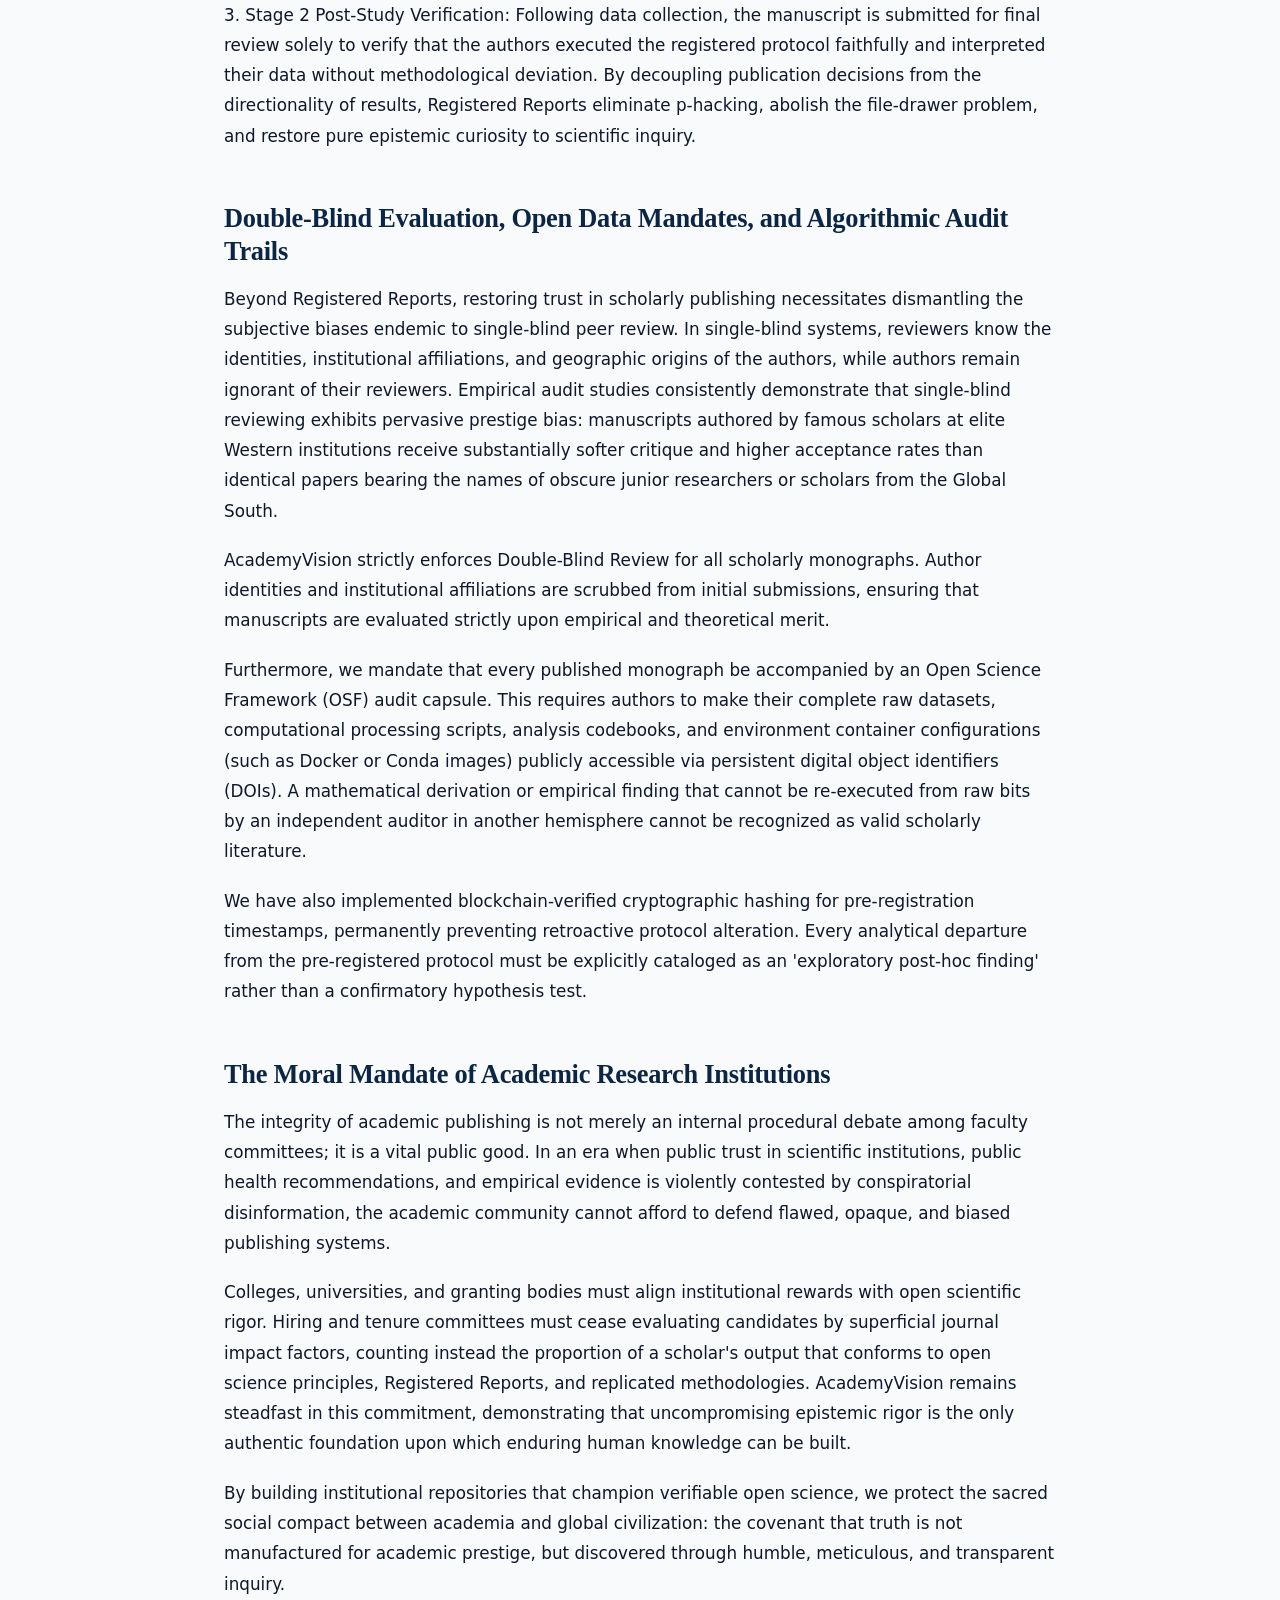
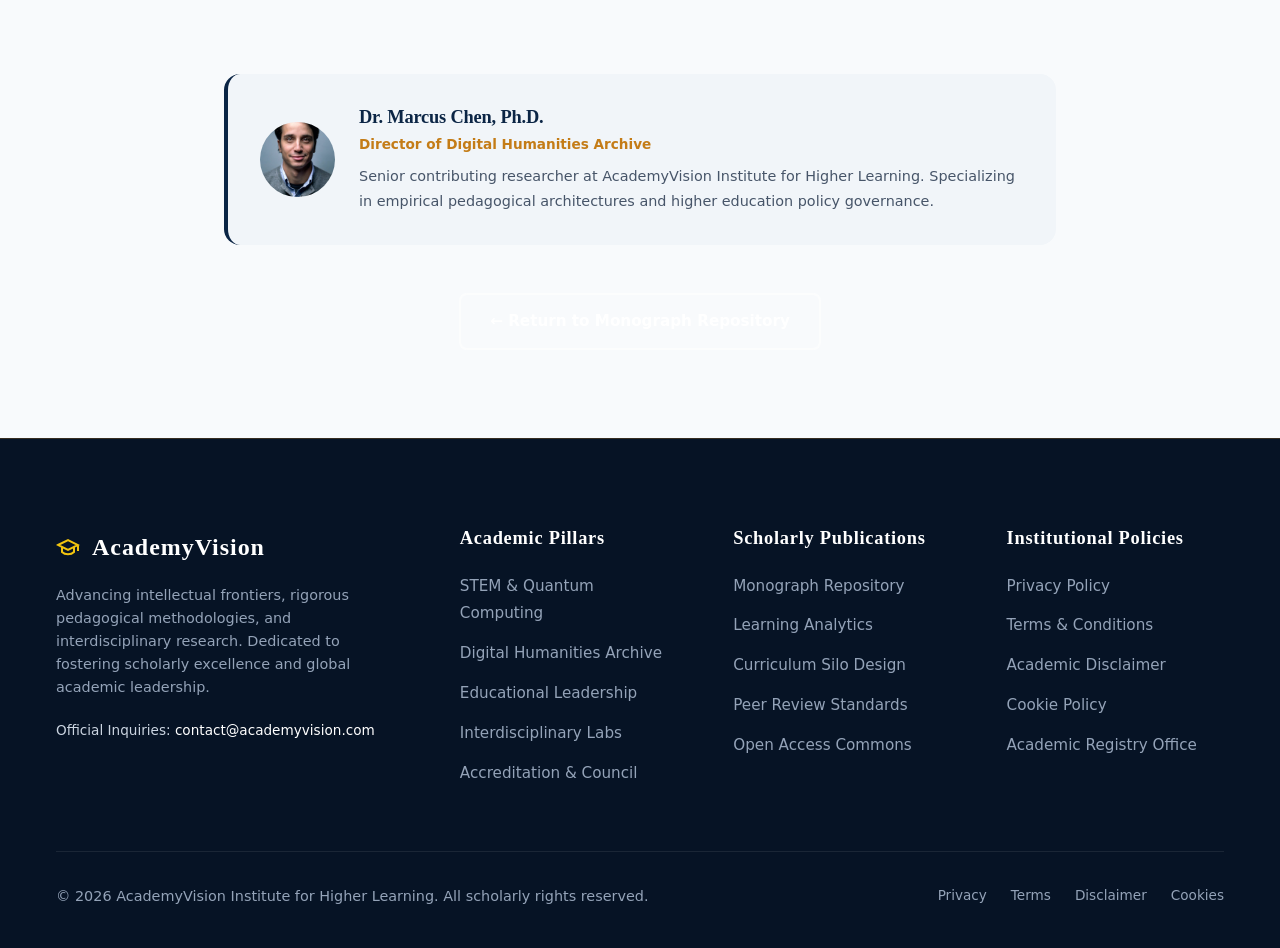
<file: blog/academic-peer-review-rigor-and-open-science-methodological-standards.html>
<!DOCTYPE html>
<html lang="en">
<head>
  <meta charset="UTF-8">
  <meta name="viewport" content="width=device-width, initial-scale=1.0">
  <title>Epistemic Integrity in Scholarly Publishing: Double-Blind Peer Review, Registered Reports, and Open Science | AcademyVision Scholarly Monographs</title>
  <meta name="description" content="An examination of the reproducibility crisis in scientific literature, peer review systemic bias, and the adoption of open-science registered reports.">
  <meta property="og:title" content="Epistemic Integrity in Scholarly Publishing: Double-Blind Peer Review, Registered Reports, and Open Science | AcademyVision">
  <meta property="og:description" content="An examination of the reproducibility crisis in scientific literature, peer review systemic bias, and the adoption of open-science registered reports.">
  <meta property="og:image" content="../assets/images/blog_academic_peer_review_rigor.jpg">
  <meta property="og:type" content="article">
  <meta name="twitter:card" content="summary_large_image">
  <link rel="stylesheet" href="../assets/css/style.css?v=2.1">
  <link rel="icon" href="../favicon.ico">
  <!-- Google Analytics (GA4) -->
<script async src="https://www.googletagmanager.com/gtag/js?id=G-0LY0HY7L01"></script>
<script>
  window.dataLayer = window.dataLayer || [];
  function gtag(){dataLayer.push(arguments);}
  gtag('js', new Date());
  gtag('config', 'G-0LY0HY7L01');
</script>
</head>
<body>
<header class="site-header">
  <div class="reading-progress-bar"></div>
  <div class="container header-inner">
    <a href="../index.html" class="site-logo">
      <svg width="28" height="28" viewBox="0 0 24 24" fill="none" stroke="currentColor" stroke-width="2" stroke-linecap="round" stroke-linejoin="round"><path d="M22 10v6M2 10l10-5 10 5-10 5z"/><path d="M6 12v5c3 3 9 3 12 0v-5"/></svg>
      <span>AcademyVision</span>
    </a>
    <nav class="site-nav">
      <a href="../index.html" class="nav-link ">Home</a>
      <a href="../about.html" class="nav-link ">About</a>
      <a href="../index.html#programs" class="nav-link">Programs</a>
      <a href="../index.html#research-centers" class="nav-link">Research</a>
      <a href="../blog/index.html" class="nav-link active">Monographs</a>
      <a href="../contact.html" class="nav-link ">Admissions</a>
      <!-- Desktop hidden policy links for mobile drawer parity -->
      <a href="../privacy-policy.html" class="nav-link nav-item-policy">Privacy Policy</a>
      <a href="../terms-and-conditions.html" class="nav-link nav-item-policy">Terms of Use</a>
      <a href="../disclaimer.html" class="nav-link nav-item-policy">Academic Disclaimer</a>
      <a href="../cookie-policy.html" class="nav-link nav-item-policy">Cookie Policy</a>
    </nav>
    <div class="header-actions">
      <button class="btn-search" aria-label="Search Academic Resources">
        <svg width="20" height="20" viewBox="0 0 24 24" fill="none" stroke="currentColor" stroke-width="2"><circle cx="11" cy="11" r="8"/><path d="m21 21-4.3-4.3"/></svg>
      </button>
      <a href="../contact.html" class="btn btn-header">Apply for Cohort</a>
      <button class="hamburger-btn" aria-label="Open Navigation Menu">
        <svg width="22" height="22" viewBox="0 0 24 24" fill="none" stroke="currentColor" stroke-width="2.2"><line x1="4" x2="20" y1="12" y2="12"/><line x1="4" x2="20" y1="6" y2="6"/><line x1="4" x2="20" y1="18" y2="18"/></svg>
      </button>
    </div>
  </div>
</header>
<div class="mobile-drawer-overlay"></div>
<div class="mobile-drawer">
  <div class="drawer-header">
    <div class="site-logo" style="font-size:1.3rem;color:#ffffff;">AcademyVision</div>
    <button class="close-drawer" aria-label="Close Navigation">&times;</button>
  </div>
  <div style="margin-bottom:1.5rem;">
    <a href="../contact.html" class="btn btn-accent" style="width:100%;font-size:0.9rem;padding:0.75rem;">Apply for Cohort</a>
  </div>
  <ul class="mobile-nav-list">
    <li><a href="../index.html">Home</a></li>
    <li><a href="../about.html">About</a></li>
    <li><a href="../index.html#programs">Programs</a></li>
    <li><a href="../index.html#research-centers">Research</a></li>
    <li><a href="../blog/index.html">Monographs</a></li>
    <li><a href="../contact.html">Admissions</a></li>
    <li style="margin-top:1.5rem;border-top:1px solid rgba(255,255,255,0.15);padding-top:1rem;"><span style="font-size:0.8rem;color:#94a3b8;text-transform:uppercase;font-weight:700;">Governance</span></li>
    <li><a href="../privacy-policy.html">Privacy Policy</a></li>
    <li><a href="../terms-and-conditions.html">Terms & Conditions</a></li>
    <li><a href="../disclaimer.html">Academic Disclaimer</a></li>
    <li><a href="../cookie-policy.html">Cookie Policy</a></li>
  </ul>
</div>
<div class="search-modal-backdrop">
  <div class="search-modal-box">
    <div class="search-input-wrap">
      <svg width="22" height="22" viewBox="0 0 24 24" fill="none" stroke="currentColor" stroke-width="2"><circle cx="11" cy="11" r="8"/><path d="m21 21-4.3-4.3"/></svg>
      <input type="text" id="site-search-input" placeholder="Search academic curricula, faculty research, or monographs..." autofocus>
    </div>
    <ul class="search-results-list"></ul>
  </div>
</div>
<main class="section">
  <article class="container" style="max-width:880px;">
    <!-- Breadcrumbs -->
    <nav style="font-size:0.88rem;color:var(--text-muted);margin-bottom:1.5rem;" aria-label="Breadcrumb">
      <a href="../index.html">Home</a> &rsaquo; 
      <a href="index.html">Scholarly Monographs</a> &rsaquo; 
      <span style="color:var(--primary);font-weight:600;">Monograph</span>
    </nav>

    <header style="margin-bottom:2.5rem;">
      <span class="badge">Peer-Reviewed Research Monograph</span>
      <h1 style="font-size:2.4rem;line-height:1.25;margin:1rem 0 1.25rem;">Epistemic Integrity in Scholarly Publishing: Double-Blind Peer Review, Registered Reports, and Open Science</h1>
      
      <div style="display:flex;align-items:center;gap:1rem;padding-bottom:1.5rem;border-bottom:1px solid var(--border);flex-wrap:wrap;">
        <img src="../assets/images/author_dr_marcus_chen.jpg" alt="Dr. Marcus Chen, Ph.D." style="width:52px;height:52px;border-radius:50%;object-fit:cover;">
        <div>
          <div style="font-weight:700;color:var(--primary);">Dr. Marcus Chen, Ph.D.</div>
          <div style="font-size:0.85rem;color:var(--text-muted);">Director of Digital Humanities Archive</div>
        </div>
        <div style="margin-left:auto;font-size:0.88rem;color:var(--text-muted);display:flex;gap:1.5rem;">
          <span>Published: August 02, 2026</span>
          <span>Reading Time: 16 min read</span>
        </div>
      </div>
    </header>

    <div style="margin-bottom:2.5rem;border-radius:var(--radius-lg);overflow:hidden;box-shadow:var(--shadow-md);">
      <img src="../assets/images/blog_academic_peer_review_rigor.jpg" alt="Stack of peer-reviewed academic journals, research manuscripts, and open science data archives" style="width:100%;max-height:480px;object-fit:cover;">
    </div>

    <!-- Article Content -->
    <div style="line-height:1.8;color:var(--text-main);font-size:1.05rem;display:flex;flex-direction:column;gap:2rem;">
      <section>
        <h2 style="font-size:1.65rem;margin-bottom:1rem;color:var(--primary);">The Epistemic Foundations and Modern Vulnerabilities of Peer Review</h2>
        <p style="margin-bottom:1.2rem;">The peer review mechanism represents the foundational cornerstone of the post-Enlightenment scientific enterprise. Originating in the seventeenth-century editorial practices of the Royal Society of London under Henry Oldenburg, the principle that scientific claims must withstand the rigorous, skeptical interrogation of independent expert peers before entering the canon of verified knowledge distinguishes authentic scholarship from alchemy, dogma, and speculation. For centuries, the peer-reviewed imprint of a university press or recognized scholarly society functioned as an unimpeachable imprimatur of epistemological validity.</p>
        <p style="margin-bottom:1.2rem;">Yet, as the academic publishing enterprise industrialized throughout the late twentieth and early twenty-first centuries—transitioning into a multi-billion-dollar commercial oligopoly dominated by for-profit publishing houses—the structural vulnerabilities of classical peer review became glaringly apparent. The academic aphorism 'publish or perish' metastasized from a benign encouragement toward productivity into an existential mandate governing tenure, faculty promotion, and institutional grant acquisition. In this hyper-competitive pressure-cooker, the integrity of the scholarly literature has been compromised by p-hacking, HARKing (Hypothesizing After the Results are Known), citation cartels, file-drawer publication biases, and the catastrophic collapse of experimental replicability across psychology, biomedicine, economics, and computational science.</p>
        <p style="margin-bottom:1.2rem;">Furthermore, commercial publishers incentivized journal editors to maximize citation impact factors through the deliberate sensationalization of findings. Bold, counter-intuitive claims were aggressively fast-tracked through peer review, while rigorous, methodologically pristine null results and direct replications were systematically suppressed as commercial liabilities.</p>
      </section>
      <section>
        <h2 style="font-size:1.65rem;margin-bottom:1rem;color:var(--primary);">Diagnosing the Reproducibility Crisis: Structural Drivers and Publication Bias</h2>
        <p style="margin-bottom:1.2rem;">The empirical manifestation of this crisis was laid bare by John Ioannidis's seminal 2005 treatise, 'Why Most Published Research Findings Are False,' followed by the ambitious empirical replication efforts spearheaded by the Center for Open Science. The Reproducibility Project: Psychology attempted to replicate 100 high-impact published experimental findings; shockingly, while 97% of the original studies reported statistically significant positive results (p < 0.05), only 36% of the replications yielded significant findings, with mean effect sizes cut in half. Parallel replication audits in pre-clinical cancer biology and experimental economics revealed equally sobering failure rates exceeding 50%.</p>
        <p style="margin-bottom:1.2rem;">The fundamental driver of this systemic failure is not widespread deliberate scientific fraud, but rather toxic institutional incentives that reward novelty over reproducibility. Academic journals possess an overwhelming structural bias against publishing null results, negative replications, or incremental methodological validations. A researcher who spends three years conducting a methodologically flawless clinical investigation that yields no statistically significant effect finds it virtually impossible to place that work in a top-tier journal. Consequently, non-significant findings are filed away in institutional desk drawers, leaving the published literature contaminated by a distorted mosaic of statistically fragile false positives.</p>
        <p style="margin-bottom:1.2rem;">When combined with the widespread misuse of p-values as arbitrary dichotomous thresholds for 'truth'—rather than continuous measures of statistical evidence—researchers were subconsciously nudged to manipulate degrees of freedom, selectively drop experimental conditions, or terminate data collection the instant p dipped below 0.05.</p>
      </section>
      <section>
        <h2 style="font-size:1.65rem;margin-bottom:1rem;color:var(--primary);">Registered Reports: Decoupling Publication Decisions from Experimental Outcomes</h2>
        <p style="margin-bottom:1.2rem;">To eradicate this pernicious outcome-dependent bias, AcademyVision has championed the universal adoption of Registered Reports across our institutional presses and affiliated research journals. The Registered Report paradigm represents a revolutionary structural re-engineering of the scholarly evaluation timeline, dividing peer review into two discrete stages:</p>
        <p style="margin-bottom:1.2rem;">1. Stage 1 Pre-Study Peer Review: Prior to gathering any empirical data, running computational simulations, or conducting clinical trials, researchers submit their theoretical justification, experimental hypotheses, statistical power calculations, and detailed methodological protocols to peer review. Reviewers rigorously critique the conceptual framing and empirical design. If the scientific question is deemed profound and the methodology impeccably rigorous, the journal grants In-Principle Acceptance (IPA).</p>
        <p style="margin-bottom:1.2rem;">2. Inviolable Guarantee of Publication: Once IPA is granted, the journal contractually binds itself to publish the final monograph regardless of whether the eventual findings confirm the initial hypotheses, produce null results, or yield completely contradictory outcomes. The author cannot be rejected due to 'uninteresting' results.</p>
        <p style="margin-bottom:1.2rem;">3. Stage 2 Post-Study Verification: Following data collection, the manuscript is submitted for final review solely to verify that the authors executed the registered protocol faithfully and interpreted their data without methodological deviation. By decoupling publication decisions from the directionality of results, Registered Reports eliminate p-hacking, abolish the file-drawer problem, and restore pure epistemic curiosity to scientific inquiry.</p>
      </section>
      <section>
        <h2 style="font-size:1.65rem;margin-bottom:1rem;color:var(--primary);">Double-Blind Evaluation, Open Data Mandates, and Algorithmic Audit Trails</h2>
        <p style="margin-bottom:1.2rem;">Beyond Registered Reports, restoring trust in scholarly publishing necessitates dismantling the subjective biases endemic to single-blind peer review. In single-blind systems, reviewers know the identities, institutional affiliations, and geographic origins of the authors, while authors remain ignorant of their reviewers. Empirical audit studies consistently demonstrate that single-blind reviewing exhibits pervasive prestige bias: manuscripts authored by famous scholars at elite Western institutions receive substantially softer critique and higher acceptance rates than identical papers bearing the names of obscure junior researchers or scholars from the Global South.</p>
        <p style="margin-bottom:1.2rem;">AcademyVision strictly enforces Double-Blind Review for all scholarly monographs. Author identities and institutional affiliations are scrubbed from initial submissions, ensuring that manuscripts are evaluated strictly upon empirical and theoretical merit.</p>
        <p style="margin-bottom:1.2rem;">Furthermore, we mandate that every published monograph be accompanied by an Open Science Framework (OSF) audit capsule. This requires authors to make their complete raw datasets, computational processing scripts, analysis codebooks, and environment container configurations (such as Docker or Conda images) publicly accessible via persistent digital object identifiers (DOIs). A mathematical derivation or empirical finding that cannot be re-executed from raw bits by an independent auditor in another hemisphere cannot be recognized as valid scholarly literature.</p>
        <p style="margin-bottom:1.2rem;">We have also implemented blockchain-verified cryptographic hashing for pre-registration timestamps, permanently preventing retroactive protocol alteration. Every analytical departure from the pre-registered protocol must be explicitly cataloged as an 'exploratory post-hoc finding' rather than a confirmatory hypothesis test.</p>
      </section>
      <section>
        <h2 style="font-size:1.65rem;margin-bottom:1rem;color:var(--primary);">The Moral Mandate of Academic Research Institutions</h2>
        <p style="margin-bottom:1.2rem;">The integrity of academic publishing is not merely an internal procedural debate among faculty committees; it is a vital public good. In an era when public trust in scientific institutions, public health recommendations, and empirical evidence is violently contested by conspiratorial disinformation, the academic community cannot afford to defend flawed, opaque, and biased publishing systems.</p>
        <p style="margin-bottom:1.2rem;">Colleges, universities, and granting bodies must align institutional rewards with open scientific rigor. Hiring and tenure committees must cease evaluating candidates by superficial journal impact factors, counting instead the proportion of a scholar's output that conforms to open science principles, Registered Reports, and replicated methodologies. AcademyVision remains steadfast in this commitment, demonstrating that uncompromising epistemic rigor is the only authentic foundation upon which enduring human knowledge can be built.</p>
        <p style="margin-bottom:1.2rem;">By building institutional repositories that champion verifiable open science, we protect the sacred social compact between academia and global civilization: the covenant that truth is not manufactured for academic prestige, but discovered through humble, meticulous, and transparent inquiry.</p>
      </section>
    </div>

    <!-- Author Bio Box -->
    <div style="background:#f1f5f9;border-radius:var(--radius-lg);padding:2rem;margin-top:3.5rem;display:flex;gap:1.5rem;align-items:center;border-left:4px solid var(--primary);">
      <img src="../assets/images/author_dr_marcus_chen.jpg" alt="Dr. Marcus Chen, Ph.D." style="width:75px;height:75px;border-radius:50%;object-fit:cover;">
      <div>
        <h4 style="font-size:1.15rem;margin-bottom:0.25rem;">Dr. Marcus Chen, Ph.D.</h4>
        <p style="font-size:0.85rem;color:var(--accent);font-weight:600;margin-bottom:0.5rem;">Director of Digital Humanities Archive</p>
        <p style="font-size:0.9rem;color:var(--text-muted);margin:0;">
          Senior contributing researcher at AcademyVision Institute for Higher Learning. Specializing in empirical pedagogical architectures and higher education policy governance.
        </p>
      </div>
    </div>

    <!-- Back to Repository CTA -->
    <div style="text-align:center;margin-top:3rem;">
      <a href="index.html" class="btn btn-outline">&larr; Return to Monograph Repository</a>
    </div>
  </article>
</main>

<footer class="site-footer">
  <div class="container">
    <div class="footer-grid">
      <div class="footer-col">
        <div class="site-logo" style="color:#ffffff;margin-bottom:1rem;">
          <svg width="24" height="24" viewBox="0 0 24 24" fill="none" stroke="currentColor" stroke-width="2"><path d="M22 10v6M2 10l10-5 10 5-10 5z"/><path d="M6 12v5c3 3 9 3 12 0v-5"/></svg>
          AcademyVision
        </div>
        <p style="font-size:0.9rem;line-height:1.6;margin-bottom:1.25rem;">
          Advancing intellectual frontiers, rigorous pedagogical methodologies, and interdisciplinary research. Dedicated to fostering scholarly excellence and global academic leadership.
        </p>
        <p style="font-size:0.85rem;color:#cbd5e1;">Official Inquiries: <a href="mailto:contact@academyvision.com" style="color:#ffffff;">contact@academyvision.com</a></p>
      </div>
      <div class="footer-col">
        <h4>Academic Pillars</h4>
        <ul class="footer-links">
          <li><a href="../index.html#programs">STEM & Quantum Computing</a></li>
          <li><a href="../index.html#programs">Digital Humanities Archive</a></li>
          <li><a href="../index.html#programs">Educational Leadership</a></li>
          <li><a href="../index.html#research-centers">Interdisciplinary Labs</a></li>
          <li><a href="../about.html">Accreditation & Council</a></li>
        </ul>
      </div>
      <div class="footer-col">
        <h4>Scholarly Publications</h4>
        <ul class="footer-links">
          <li><a href="../blog/index.html">Monograph Repository</a></li>
          <li><a href="../blog/learning-analytics-and-cognitive-load-in-higher-education-pedagogy.html">Learning Analytics</a></li>
          <li><a href="../blog/interdisciplinary-curriculum-design-and-faculty-silo-transcendence.html">Curriculum Silo Design</a></li>
          <li><a href="../blog/academic-peer-review-rigor-and-open-science-methodological-standards.html">Peer Review Standards</a></li>
          <li><a href="../blog/open-access-scholarly-commons-and-institutional-repository-governance.html">Open Access Commons</a></li>
        </ul>
      </div>
      <div class="footer-col">
        <h4>Institutional Policies</h4>
        <ul class="footer-links">
          <li><a href="../privacy-policy.html">Privacy Policy</a></li>
          <li><a href="../terms-and-conditions.html">Terms & Conditions</a></li>
          <li><a href="../disclaimer.html">Academic Disclaimer</a></li>
          <li><a href="../cookie-policy.html">Cookie Policy</a></li>
          <li><a href="../contact.html">Academic Registry Office</a></li>
        </ul>
      </div>
    </div>
    <div class="footer-bottom">
      <div>&copy; 2026 AcademyVision Institute for Higher Learning. All scholarly rights reserved.</div>
      <div style="display:flex;gap:1.5rem;">
        <a href="../privacy-policy.html" style="color:#94a3b8;font-size:0.85rem;">Privacy</a>
        <a href="../terms-and-conditions.html" style="color:#94a3b8;font-size:0.85rem;">Terms</a>
        <a href="../disclaimer.html" style="color:#94a3b8;font-size:0.85rem;">Disclaimer</a>
        <a href="../cookie-policy.html" style="color:#94a3b8;font-size:0.85rem;">Cookies</a>
      </div>
    </div>
  </div>
</footer>
<button class="back-to-top" aria-label="Back to Top">
  <svg width="20" height="20" viewBox="0 0 24 24" fill="none" stroke="currentColor" stroke-width="2.5"><path d="m18 15-6-6-6 6"/></svg>
</button>
<script src="../assets/js/main.js?v=2.1"></script>
</body>
</html>
</file>
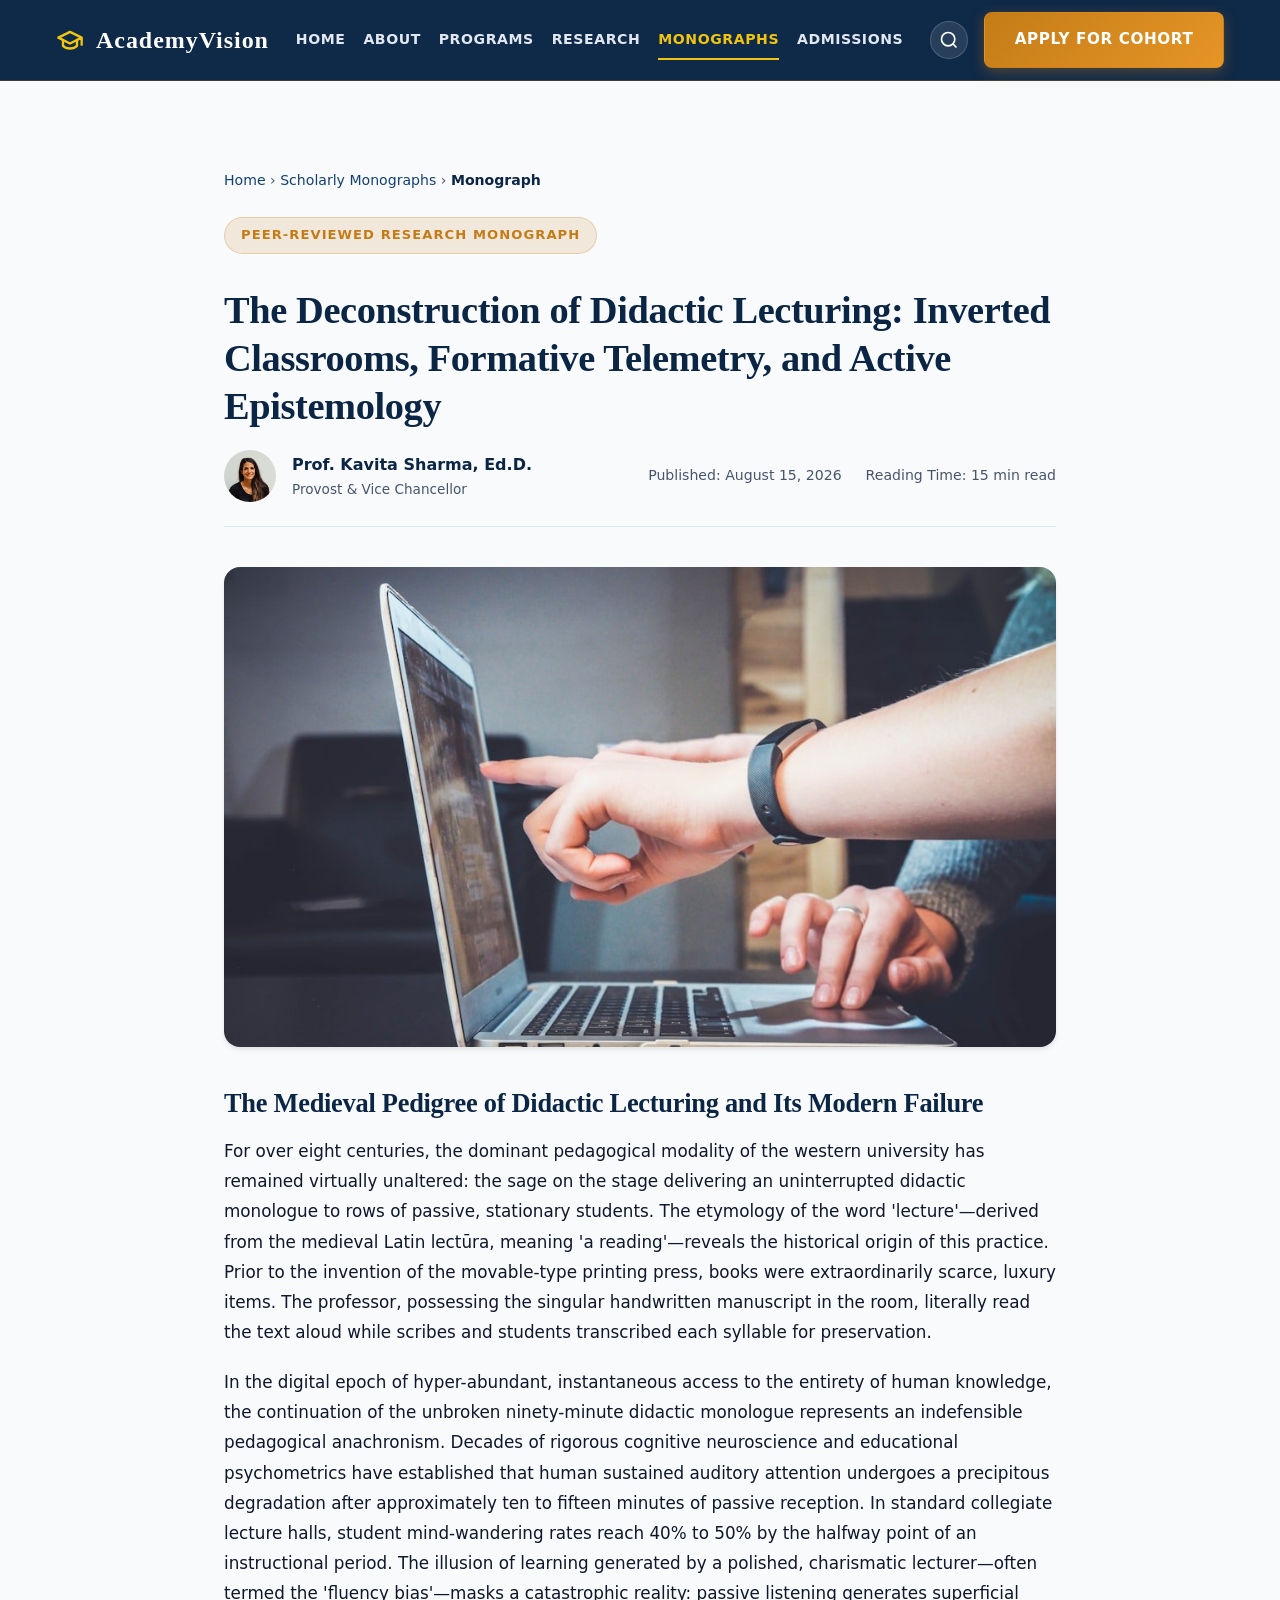
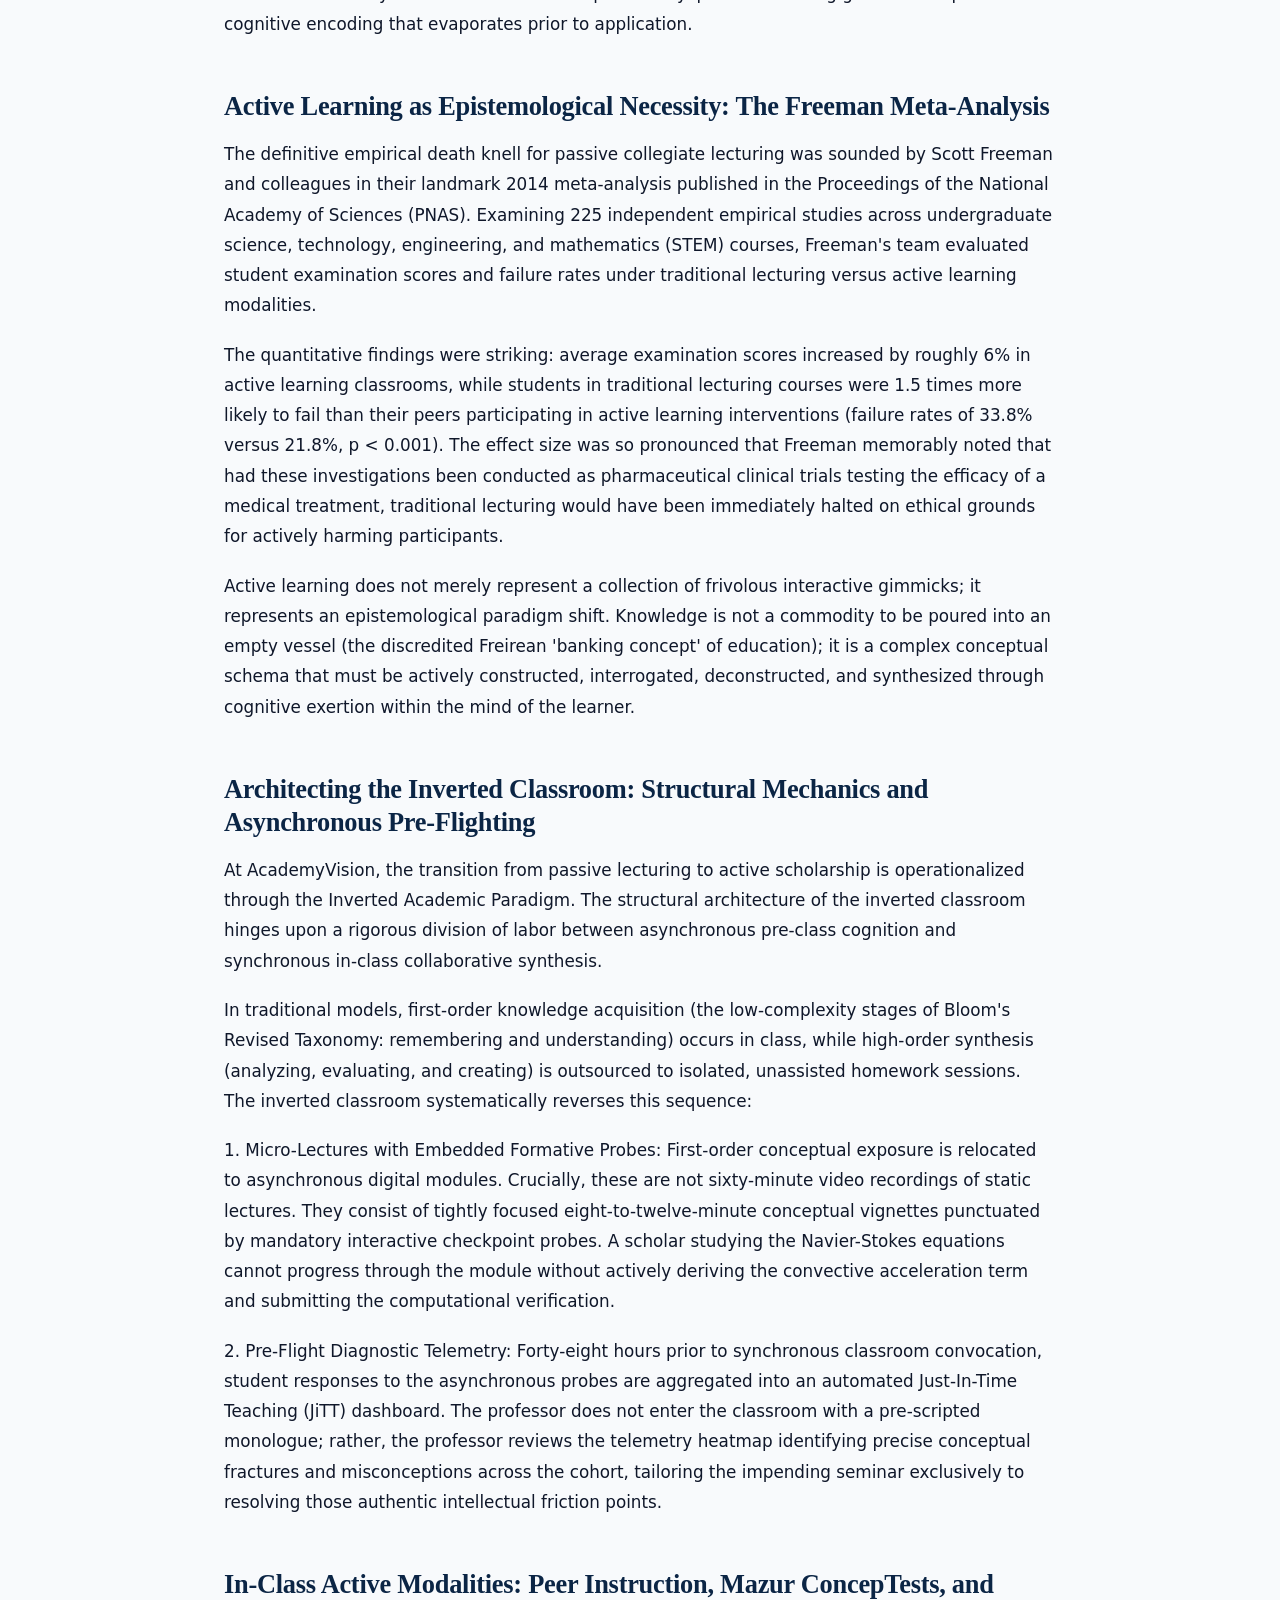
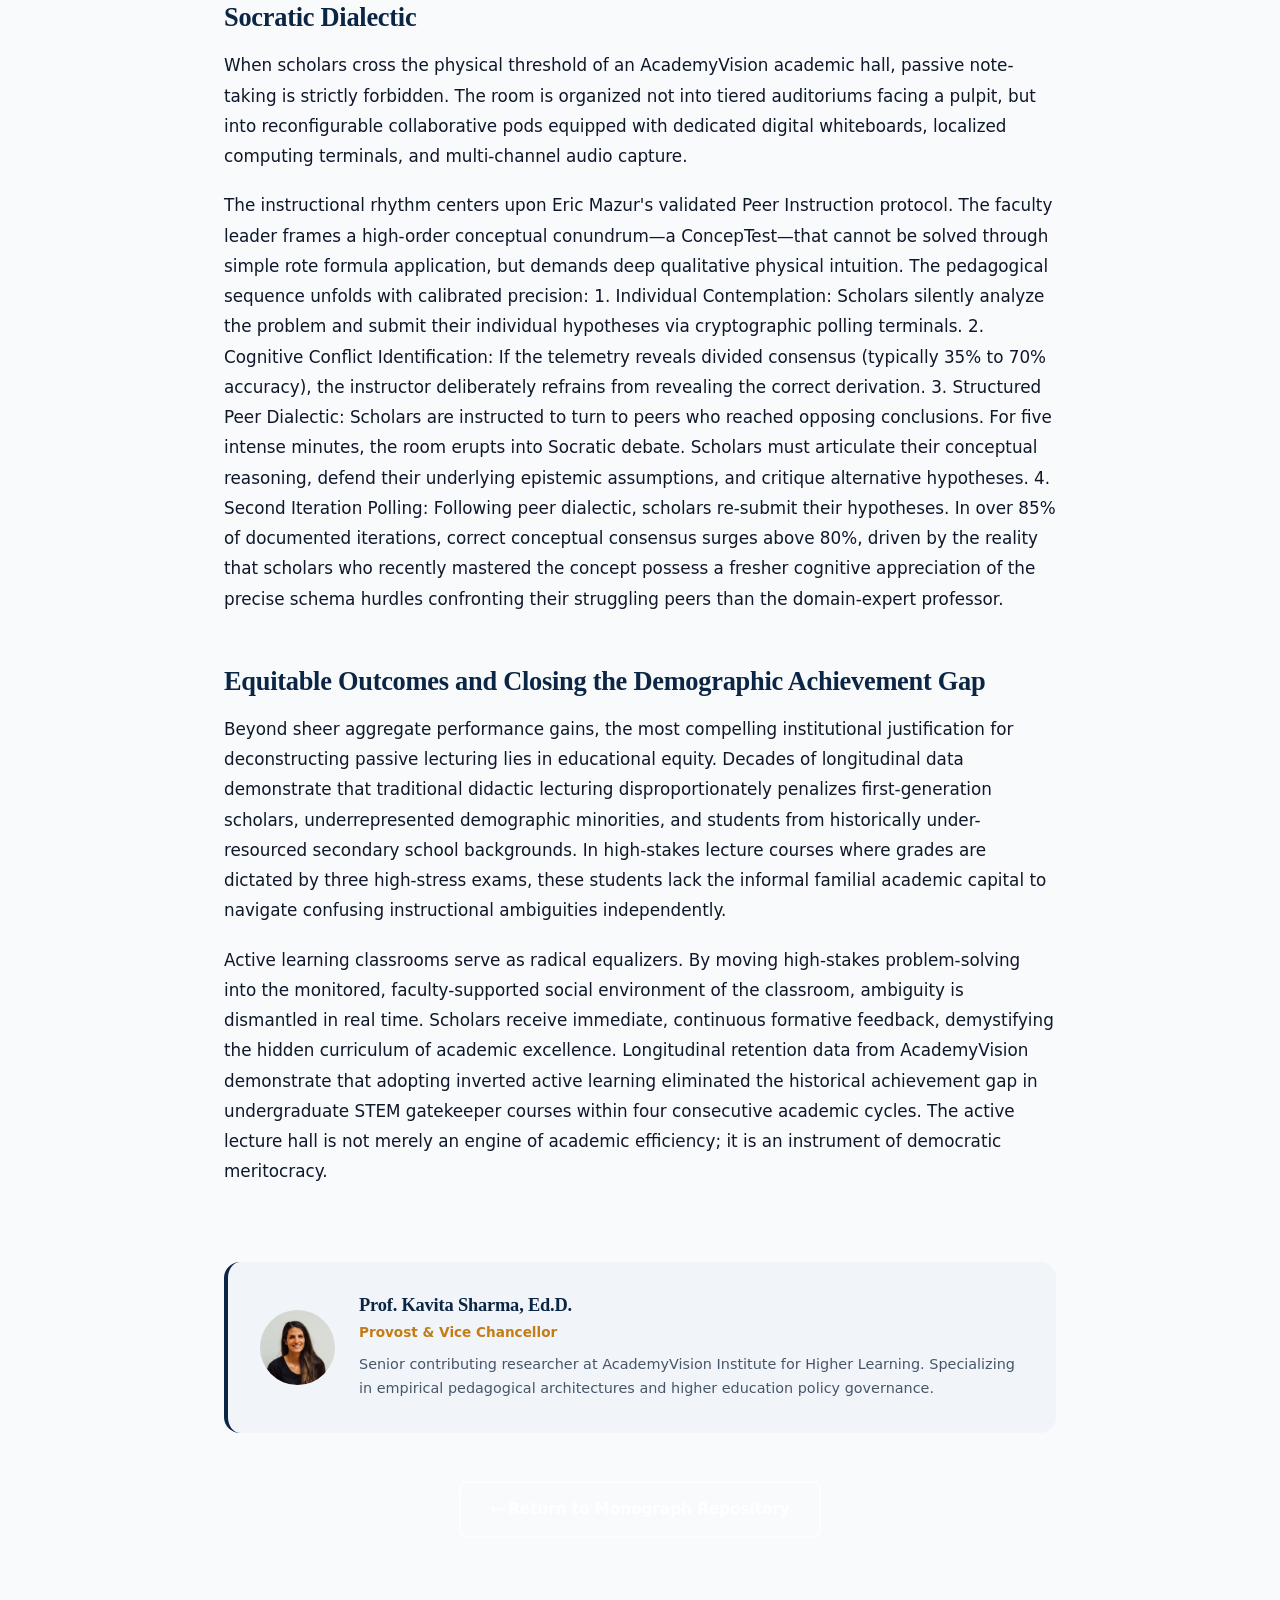
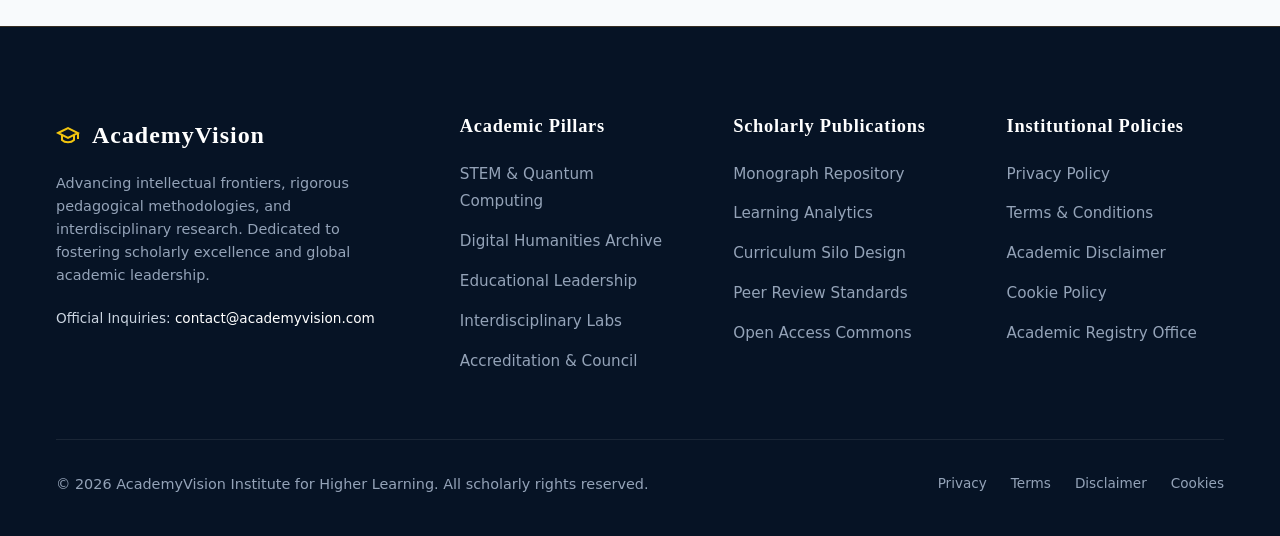
<file: blog/digital-lecture-hall-pedagogy-and-active-learning-interventions.html>
<!DOCTYPE html>
<html lang="en">
<head>
  <meta charset="UTF-8">
  <meta name="viewport" content="width=device-width, initial-scale=1.0">
  <title>The Deconstruction of Didactic Lecturing: Inverted Classrooms, Formative Telemetry, and Active Epistemology | AcademyVision Scholarly Monographs</title>
  <meta name="description" content="A comprehensive pedagogical analysis comparing passive didactic university lecturing with inverted active-learning classrooms in modern lecture halls.">
  <meta property="og:title" content="The Deconstruction of Didactic Lecturing: Inverted Classrooms, Formative Telemetry, and Active Epistemology | AcademyVision">
  <meta property="og:description" content="A comprehensive pedagogical analysis comparing passive didactic university lecturing with inverted active-learning classrooms in modern lecture halls.">
  <meta property="og:image" content="../assets/images/blog_digital_pedagogy_transformation.jpg">
  <meta property="og:type" content="article">
  <meta name="twitter:card" content="summary_large_image">
  <link rel="stylesheet" href="../assets/css/style.css?v=2.1">
  <link rel="icon" href="../favicon.ico">
  <!-- Google Analytics (GA4) -->
<script async src="https://www.googletagmanager.com/gtag/js?id=G-0LY0HY7L01"></script>
<script>
  window.dataLayer = window.dataLayer || [];
  function gtag(){dataLayer.push(arguments);}
  gtag('js', new Date());
  gtag('config', 'G-0LY0HY7L01');
</script>
</head>
<body>
<header class="site-header">
  <div class="reading-progress-bar"></div>
  <div class="container header-inner">
    <a href="../index.html" class="site-logo">
      <svg width="28" height="28" viewBox="0 0 24 24" fill="none" stroke="currentColor" stroke-width="2" stroke-linecap="round" stroke-linejoin="round"><path d="M22 10v6M2 10l10-5 10 5-10 5z"/><path d="M6 12v5c3 3 9 3 12 0v-5"/></svg>
      <span>AcademyVision</span>
    </a>
    <nav class="site-nav">
      <a href="../index.html" class="nav-link ">Home</a>
      <a href="../about.html" class="nav-link ">About</a>
      <a href="../index.html#programs" class="nav-link">Programs</a>
      <a href="../index.html#research-centers" class="nav-link">Research</a>
      <a href="../blog/index.html" class="nav-link active">Monographs</a>
      <a href="../contact.html" class="nav-link ">Admissions</a>
      <!-- Desktop hidden policy links for mobile drawer parity -->
      <a href="../privacy-policy.html" class="nav-link nav-item-policy">Privacy Policy</a>
      <a href="../terms-and-conditions.html" class="nav-link nav-item-policy">Terms of Use</a>
      <a href="../disclaimer.html" class="nav-link nav-item-policy">Academic Disclaimer</a>
      <a href="../cookie-policy.html" class="nav-link nav-item-policy">Cookie Policy</a>
    </nav>
    <div class="header-actions">
      <button class="btn-search" aria-label="Search Academic Resources">
        <svg width="20" height="20" viewBox="0 0 24 24" fill="none" stroke="currentColor" stroke-width="2"><circle cx="11" cy="11" r="8"/><path d="m21 21-4.3-4.3"/></svg>
      </button>
      <a href="../contact.html" class="btn btn-header">Apply for Cohort</a>
      <button class="hamburger-btn" aria-label="Open Navigation Menu">
        <svg width="22" height="22" viewBox="0 0 24 24" fill="none" stroke="currentColor" stroke-width="2.2"><line x1="4" x2="20" y1="12" y2="12"/><line x1="4" x2="20" y1="6" y2="6"/><line x1="4" x2="20" y1="18" y2="18"/></svg>
      </button>
    </div>
  </div>
</header>
<div class="mobile-drawer-overlay"></div>
<div class="mobile-drawer">
  <div class="drawer-header">
    <div class="site-logo" style="font-size:1.3rem;color:#ffffff;">AcademyVision</div>
    <button class="close-drawer" aria-label="Close Navigation">&times;</button>
  </div>
  <div style="margin-bottom:1.5rem;">
    <a href="../contact.html" class="btn btn-accent" style="width:100%;font-size:0.9rem;padding:0.75rem;">Apply for Cohort</a>
  </div>
  <ul class="mobile-nav-list">
    <li><a href="../index.html">Home</a></li>
    <li><a href="../about.html">About</a></li>
    <li><a href="../index.html#programs">Programs</a></li>
    <li><a href="../index.html#research-centers">Research</a></li>
    <li><a href="../blog/index.html">Monographs</a></li>
    <li><a href="../contact.html">Admissions</a></li>
    <li style="margin-top:1.5rem;border-top:1px solid rgba(255,255,255,0.15);padding-top:1rem;"><span style="font-size:0.8rem;color:#94a3b8;text-transform:uppercase;font-weight:700;">Governance</span></li>
    <li><a href="../privacy-policy.html">Privacy Policy</a></li>
    <li><a href="../terms-and-conditions.html">Terms & Conditions</a></li>
    <li><a href="../disclaimer.html">Academic Disclaimer</a></li>
    <li><a href="../cookie-policy.html">Cookie Policy</a></li>
  </ul>
</div>
<div class="search-modal-backdrop">
  <div class="search-modal-box">
    <div class="search-input-wrap">
      <svg width="22" height="22" viewBox="0 0 24 24" fill="none" stroke="currentColor" stroke-width="2"><circle cx="11" cy="11" r="8"/><path d="m21 21-4.3-4.3"/></svg>
      <input type="text" id="site-search-input" placeholder="Search academic curricula, faculty research, or monographs..." autofocus>
    </div>
    <ul class="search-results-list"></ul>
  </div>
</div>
<main class="section">
  <article class="container" style="max-width:880px;">
    <!-- Breadcrumbs -->
    <nav style="font-size:0.88rem;color:var(--text-muted);margin-bottom:1.5rem;" aria-label="Breadcrumb">
      <a href="../index.html">Home</a> &rsaquo; 
      <a href="index.html">Scholarly Monographs</a> &rsaquo; 
      <span style="color:var(--primary);font-weight:600;">Monograph</span>
    </nav>

    <header style="margin-bottom:2.5rem;">
      <span class="badge">Peer-Reviewed Research Monograph</span>
      <h1 style="font-size:2.4rem;line-height:1.25;margin:1rem 0 1.25rem;">The Deconstruction of Didactic Lecturing: Inverted Classrooms, Formative Telemetry, and Active Epistemology</h1>
      
      <div style="display:flex;align-items:center;gap:1rem;padding-bottom:1.5rem;border-bottom:1px solid var(--border);flex-wrap:wrap;">
        <img src="../assets/images/author_prof_kavita_sharma.jpg" alt="Prof. Kavita Sharma, Ed.D." style="width:52px;height:52px;border-radius:50%;object-fit:cover;">
        <div>
          <div style="font-weight:700;color:var(--primary);">Prof. Kavita Sharma, Ed.D.</div>
          <div style="font-size:0.85rem;color:var(--text-muted);">Provost & Vice Chancellor</div>
        </div>
        <div style="margin-left:auto;font-size:0.88rem;color:var(--text-muted);display:flex;gap:1.5rem;">
          <span>Published: August 15, 2026</span>
          <span>Reading Time: 15 min read</span>
        </div>
      </div>
    </header>

    <div style="margin-bottom:2.5rem;border-radius:var(--radius-lg);overflow:hidden;box-shadow:var(--shadow-md);">
      <img src="../assets/images/blog_digital_pedagogy_transformation.jpg" alt="Modern academic lecture hall utilizing digital interactive displays and collaborative student breakout pods" style="width:100%;max-height:480px;object-fit:cover;">
    </div>

    <!-- Article Content -->
    <div style="line-height:1.8;color:var(--text-main);font-size:1.05rem;display:flex;flex-direction:column;gap:2rem;">
      <section>
        <h2 style="font-size:1.65rem;margin-bottom:1rem;color:var(--primary);">The Medieval Pedigree of Didactic Lecturing and Its Modern Failure</h2>
        <p style="margin-bottom:1.2rem;">For over eight centuries, the dominant pedagogical modality of the western university has remained virtually unaltered: the sage on the stage delivering an uninterrupted didactic monologue to rows of passive, stationary students. The etymology of the word 'lecture'—derived from the medieval Latin lectūra, meaning 'a reading'—reveals the historical origin of this practice. Prior to the invention of the movable-type printing press, books were extraordinarily scarce, luxury items. The professor, possessing the singular handwritten manuscript in the room, literally read the text aloud while scribes and students transcribed each syllable for preservation.</p>
        <p style="margin-bottom:1.2rem;">In the digital epoch of hyper-abundant, instantaneous access to the entirety of human knowledge, the continuation of the unbroken ninety-minute didactic monologue represents an indefensible pedagogical anachronism. Decades of rigorous cognitive neuroscience and educational psychometrics have established that human sustained auditory attention undergoes a precipitous degradation after approximately ten to fifteen minutes of passive reception. In standard collegiate lecture halls, student mind-wandering rates reach 40% to 50% by the halfway point of an instructional period. The illusion of learning generated by a polished, charismatic lecturer—often termed the 'fluency bias'—masks a catastrophic reality: passive listening generates superficial cognitive encoding that evaporates prior to application.</p>
      </section>
      <section>
        <h2 style="font-size:1.65rem;margin-bottom:1rem;color:var(--primary);">Active Learning as Epistemological Necessity: The Freeman Meta-Analysis</h2>
        <p style="margin-bottom:1.2rem;">The definitive empirical death knell for passive collegiate lecturing was sounded by Scott Freeman and colleagues in their landmark 2014 meta-analysis published in the Proceedings of the National Academy of Sciences (PNAS). Examining 225 independent empirical studies across undergraduate science, technology, engineering, and mathematics (STEM) courses, Freeman's team evaluated student examination scores and failure rates under traditional lecturing versus active learning modalities.</p>
        <p style="margin-bottom:1.2rem;">The quantitative findings were striking: average examination scores increased by roughly 6% in active learning classrooms, while students in traditional lecturing courses were 1.5 times more likely to fail than their peers participating in active learning interventions (failure rates of 33.8% versus 21.8%, p < 0.001). The effect size was so pronounced that Freeman memorably noted that had these investigations been conducted as pharmaceutical clinical trials testing the efficacy of a medical treatment, traditional lecturing would have been immediately halted on ethical grounds for actively harming participants.</p>
        <p style="margin-bottom:1.2rem;">Active learning does not merely represent a collection of frivolous interactive gimmicks; it represents an epistemological paradigm shift. Knowledge is not a commodity to be poured into an empty vessel (the discredited Freirean 'banking concept' of education); it is a complex conceptual schema that must be actively constructed, interrogated, deconstructed, and synthesized through cognitive exertion within the mind of the learner.</p>
      </section>
      <section>
        <h2 style="font-size:1.65rem;margin-bottom:1rem;color:var(--primary);">Architecting the Inverted Classroom: Structural Mechanics and Asynchronous Pre-Flighting</h2>
        <p style="margin-bottom:1.2rem;">At AcademyVision, the transition from passive lecturing to active scholarship is operationalized through the Inverted Academic Paradigm. The structural architecture of the inverted classroom hinges upon a rigorous division of labor between asynchronous pre-class cognition and synchronous in-class collaborative synthesis.</p>
        <p style="margin-bottom:1.2rem;">In traditional models, first-order knowledge acquisition (the low-complexity stages of Bloom's Revised Taxonomy: remembering and understanding) occurs in class, while high-order synthesis (analyzing, evaluating, and creating) is outsourced to isolated, unassisted homework sessions. The inverted classroom systematically reverses this sequence:</p>
        <p style="margin-bottom:1.2rem;">1. Micro-Lectures with Embedded Formative Probes: First-order conceptual exposure is relocated to asynchronous digital modules. Crucially, these are not sixty-minute video recordings of static lectures. They consist of tightly focused eight-to-twelve-minute conceptual vignettes punctuated by mandatory interactive checkpoint probes. A scholar studying the Navier-Stokes equations cannot progress through the module without actively deriving the convective acceleration term and submitting the computational verification.</p>
        <p style="margin-bottom:1.2rem;">2. Pre-Flight Diagnostic Telemetry: Forty-eight hours prior to synchronous classroom convocation, student responses to the asynchronous probes are aggregated into an automated Just-In-Time Teaching (JiTT) dashboard. The professor does not enter the classroom with a pre-scripted monologue; rather, the professor reviews the telemetry heatmap identifying precise conceptual fractures and misconceptions across the cohort, tailoring the impending seminar exclusively to resolving those authentic intellectual friction points.</p>
      </section>
      <section>
        <h2 style="font-size:1.65rem;margin-bottom:1rem;color:var(--primary);">In-Class Active Modalities: Peer Instruction, Mazur ConcepTests, and Socratic Dialectic</h2>
        <p style="margin-bottom:1.2rem;">When scholars cross the physical threshold of an AcademyVision academic hall, passive note-taking is strictly forbidden. The room is organized not into tiered auditoriums facing a pulpit, but into reconfigurable collaborative pods equipped with dedicated digital whiteboards, localized computing terminals, and multi-channel audio capture.</p>
        <p style="margin-bottom:1.2rem;">The instructional rhythm centers upon Eric Mazur's validated Peer Instruction protocol. The faculty leader frames a high-order conceptual conundrum—a ConcepTest—that cannot be solved through simple rote formula application, but demands deep qualitative physical intuition. The pedagogical sequence unfolds with calibrated precision:
1. Individual Contemplation: Scholars silently analyze the problem and submit their individual hypotheses via cryptographic polling terminals.
2. Cognitive Conflict Identification: If the telemetry reveals divided consensus (typically 35% to 70% accuracy), the instructor deliberately refrains from revealing the correct derivation.
3. Structured Peer Dialectic: Scholars are instructed to turn to peers who reached opposing conclusions. For five intense minutes, the room erupts into Socratic debate. Scholars must articulate their conceptual reasoning, defend their underlying epistemic assumptions, and critique alternative hypotheses.
4. Second Iteration Polling: Following peer dialectic, scholars re-submit their hypotheses. In over 85% of documented iterations, correct conceptual consensus surges above 80%, driven by the reality that scholars who recently mastered the concept possess a fresher cognitive appreciation of the precise schema hurdles confronting their struggling peers than the domain-expert professor.</p>
      </section>
      <section>
        <h2 style="font-size:1.65rem;margin-bottom:1rem;color:var(--primary);">Equitable Outcomes and Closing the Demographic Achievement Gap</h2>
        <p style="margin-bottom:1.2rem;">Beyond sheer aggregate performance gains, the most compelling institutional justification for deconstructing passive lecturing lies in educational equity. Decades of longitudinal data demonstrate that traditional didactic lecturing disproportionately penalizes first-generation scholars, underrepresented demographic minorities, and students from historically under-resourced secondary school backgrounds. In high-stakes lecture courses where grades are dictated by three high-stress exams, these students lack the informal familial academic capital to navigate confusing instructional ambiguities independently.</p>
        <p style="margin-bottom:1.2rem;">Active learning classrooms serve as radical equalizers. By moving high-stakes problem-solving into the monitored, faculty-supported social environment of the classroom, ambiguity is dismantled in real time. Scholars receive immediate, continuous formative feedback, demystifying the hidden curriculum of academic excellence. Longitudinal retention data from AcademyVision demonstrate that adopting inverted active learning eliminated the historical achievement gap in undergraduate STEM gatekeeper courses within four consecutive academic cycles. The active lecture hall is not merely an engine of academic efficiency; it is an instrument of democratic meritocracy.</p>
      </section>
    </div>

    <!-- Author Bio Box -->
    <div style="background:#f1f5f9;border-radius:var(--radius-lg);padding:2rem;margin-top:3.5rem;display:flex;gap:1.5rem;align-items:center;border-left:4px solid var(--primary);">
      <img src="../assets/images/author_prof_kavita_sharma.jpg" alt="Prof. Kavita Sharma, Ed.D." style="width:75px;height:75px;border-radius:50%;object-fit:cover;">
      <div>
        <h4 style="font-size:1.15rem;margin-bottom:0.25rem;">Prof. Kavita Sharma, Ed.D.</h4>
        <p style="font-size:0.85rem;color:var(--accent);font-weight:600;margin-bottom:0.5rem;">Provost & Vice Chancellor</p>
        <p style="font-size:0.9rem;color:var(--text-muted);margin:0;">
          Senior contributing researcher at AcademyVision Institute for Higher Learning. Specializing in empirical pedagogical architectures and higher education policy governance.
        </p>
      </div>
    </div>

    <!-- Back to Repository CTA -->
    <div style="text-align:center;margin-top:3rem;">
      <a href="index.html" class="btn btn-outline">&larr; Return to Monograph Repository</a>
    </div>
  </article>
</main>

<footer class="site-footer">
  <div class="container">
    <div class="footer-grid">
      <div class="footer-col">
        <div class="site-logo" style="color:#ffffff;margin-bottom:1rem;">
          <svg width="24" height="24" viewBox="0 0 24 24" fill="none" stroke="currentColor" stroke-width="2"><path d="M22 10v6M2 10l10-5 10 5-10 5z"/><path d="M6 12v5c3 3 9 3 12 0v-5"/></svg>
          AcademyVision
        </div>
        <p style="font-size:0.9rem;line-height:1.6;margin-bottom:1.25rem;">
          Advancing intellectual frontiers, rigorous pedagogical methodologies, and interdisciplinary research. Dedicated to fostering scholarly excellence and global academic leadership.
        </p>
        <p style="font-size:0.85rem;color:#cbd5e1;">Official Inquiries: <a href="mailto:contact@academyvision.com" style="color:#ffffff;">contact@academyvision.com</a></p>
      </div>
      <div class="footer-col">
        <h4>Academic Pillars</h4>
        <ul class="footer-links">
          <li><a href="../index.html#programs">STEM & Quantum Computing</a></li>
          <li><a href="../index.html#programs">Digital Humanities Archive</a></li>
          <li><a href="../index.html#programs">Educational Leadership</a></li>
          <li><a href="../index.html#research-centers">Interdisciplinary Labs</a></li>
          <li><a href="../about.html">Accreditation & Council</a></li>
        </ul>
      </div>
      <div class="footer-col">
        <h4>Scholarly Publications</h4>
        <ul class="footer-links">
          <li><a href="../blog/index.html">Monograph Repository</a></li>
          <li><a href="../blog/learning-analytics-and-cognitive-load-in-higher-education-pedagogy.html">Learning Analytics</a></li>
          <li><a href="../blog/interdisciplinary-curriculum-design-and-faculty-silo-transcendence.html">Curriculum Silo Design</a></li>
          <li><a href="../blog/academic-peer-review-rigor-and-open-science-methodological-standards.html">Peer Review Standards</a></li>
          <li><a href="../blog/open-access-scholarly-commons-and-institutional-repository-governance.html">Open Access Commons</a></li>
        </ul>
      </div>
      <div class="footer-col">
        <h4>Institutional Policies</h4>
        <ul class="footer-links">
          <li><a href="../privacy-policy.html">Privacy Policy</a></li>
          <li><a href="../terms-and-conditions.html">Terms & Conditions</a></li>
          <li><a href="../disclaimer.html">Academic Disclaimer</a></li>
          <li><a href="../cookie-policy.html">Cookie Policy</a></li>
          <li><a href="../contact.html">Academic Registry Office</a></li>
        </ul>
      </div>
    </div>
    <div class="footer-bottom">
      <div>&copy; 2026 AcademyVision Institute for Higher Learning. All scholarly rights reserved.</div>
      <div style="display:flex;gap:1.5rem;">
        <a href="../privacy-policy.html" style="color:#94a3b8;font-size:0.85rem;">Privacy</a>
        <a href="../terms-and-conditions.html" style="color:#94a3b8;font-size:0.85rem;">Terms</a>
        <a href="../disclaimer.html" style="color:#94a3b8;font-size:0.85rem;">Disclaimer</a>
        <a href="../cookie-policy.html" style="color:#94a3b8;font-size:0.85rem;">Cookies</a>
      </div>
    </div>
  </div>
</footer>
<button class="back-to-top" aria-label="Back to Top">
  <svg width="20" height="20" viewBox="0 0 24 24" fill="none" stroke="currentColor" stroke-width="2.5"><path d="m18 15-6-6-6 6"/></svg>
</button>
<script src="../assets/js/main.js?v=2.1"></script>
</body>
</html>
</file>
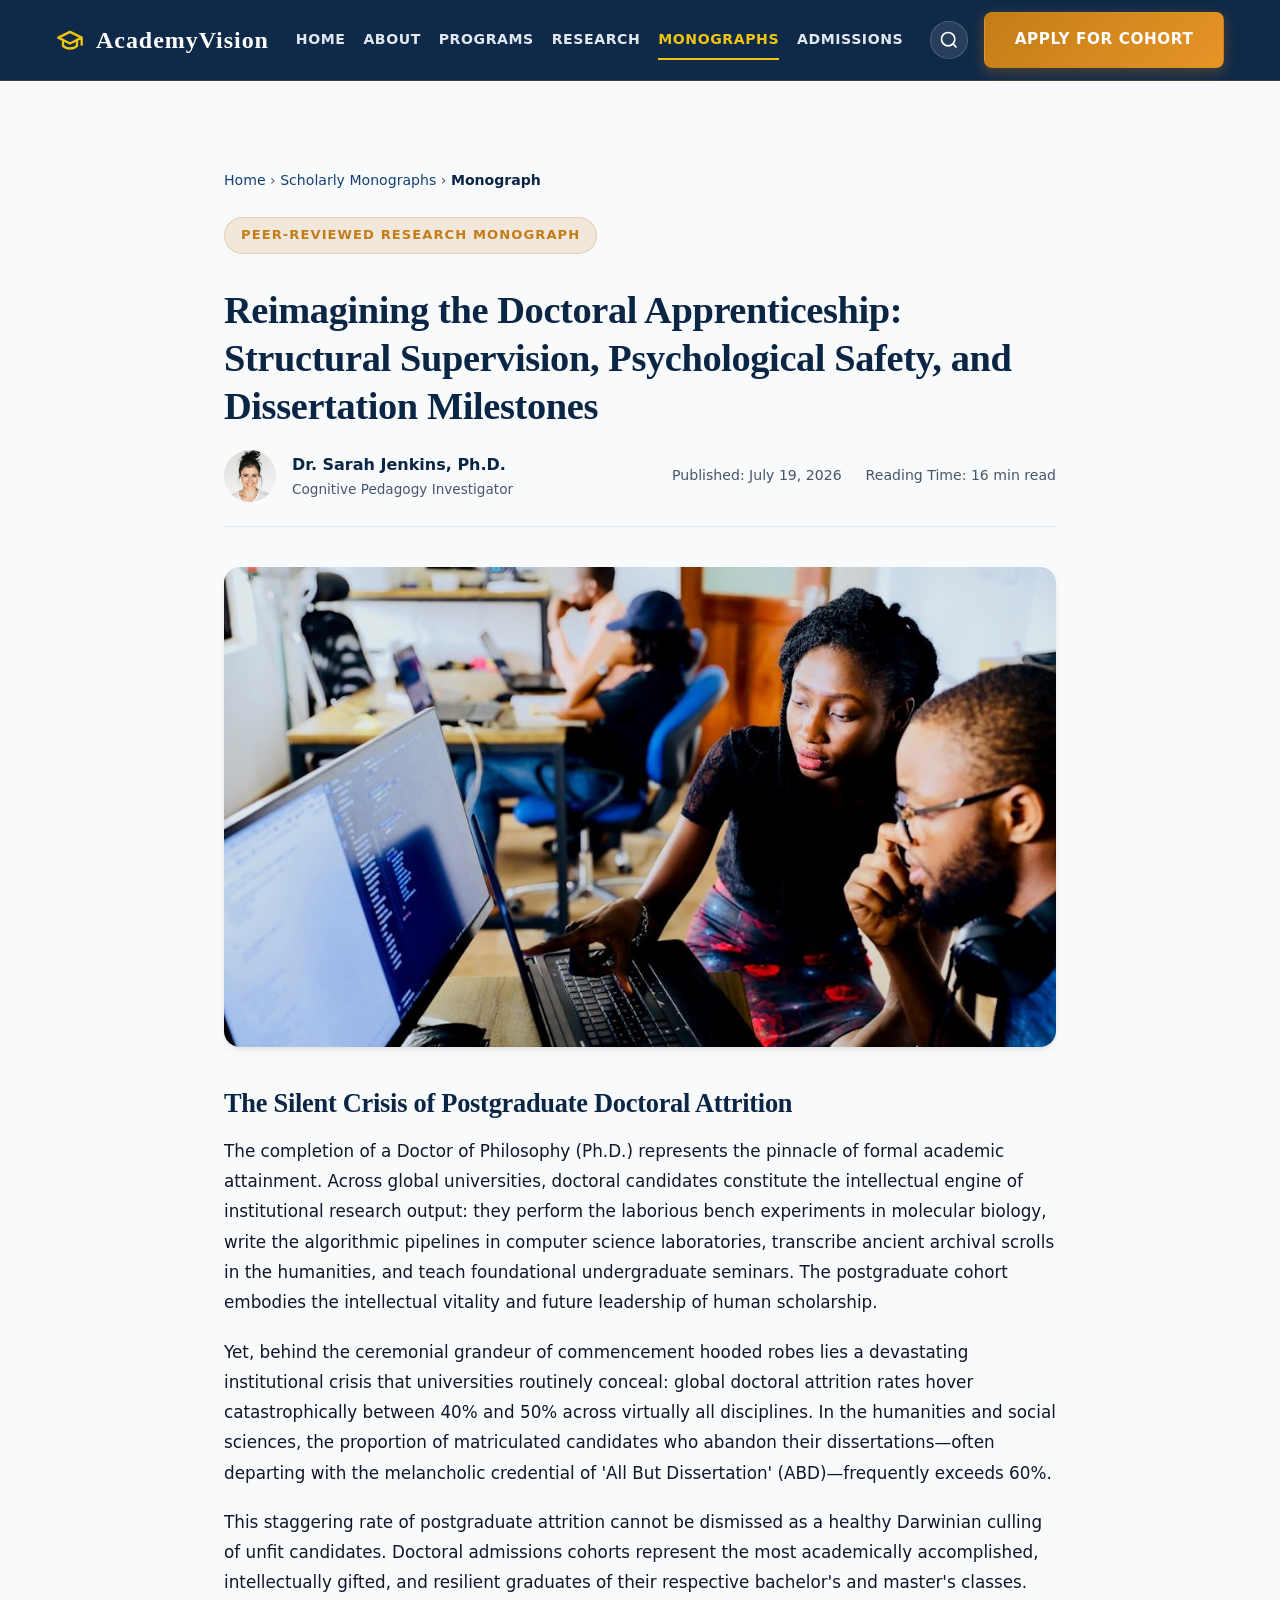
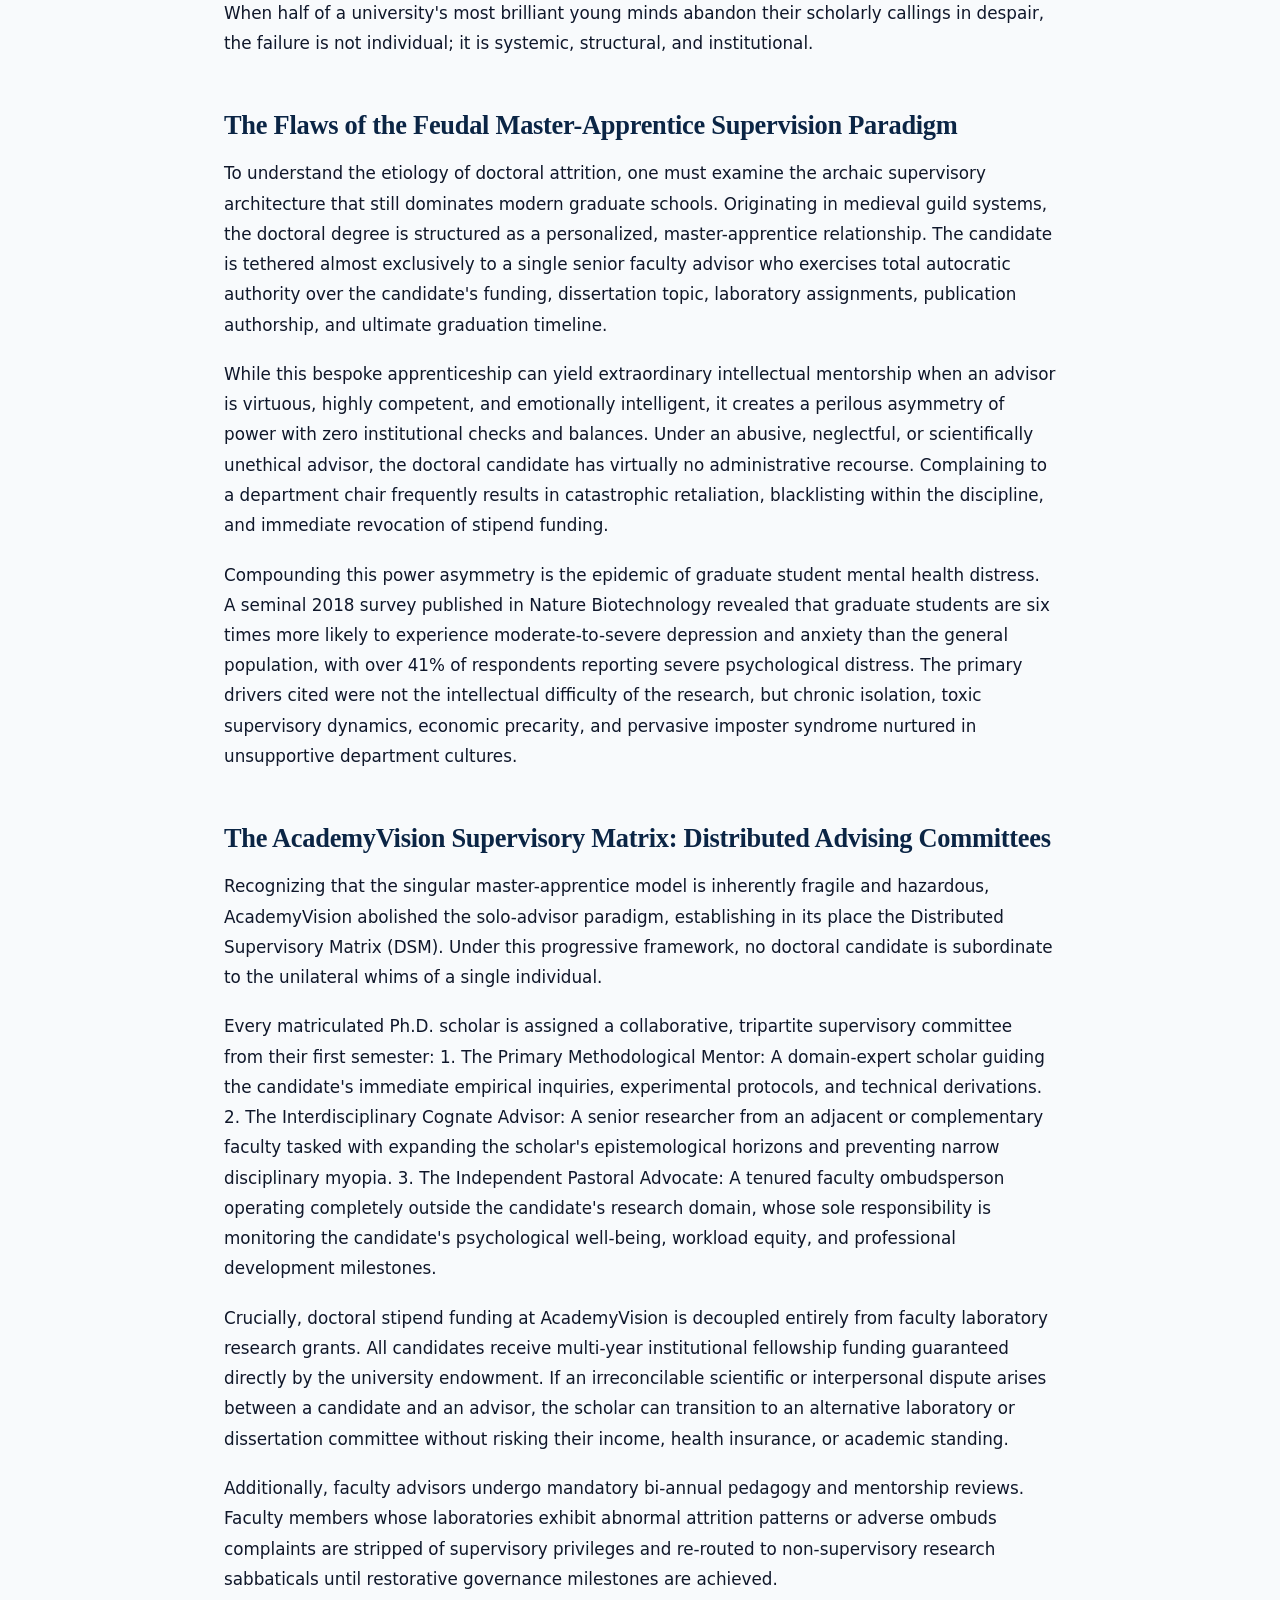
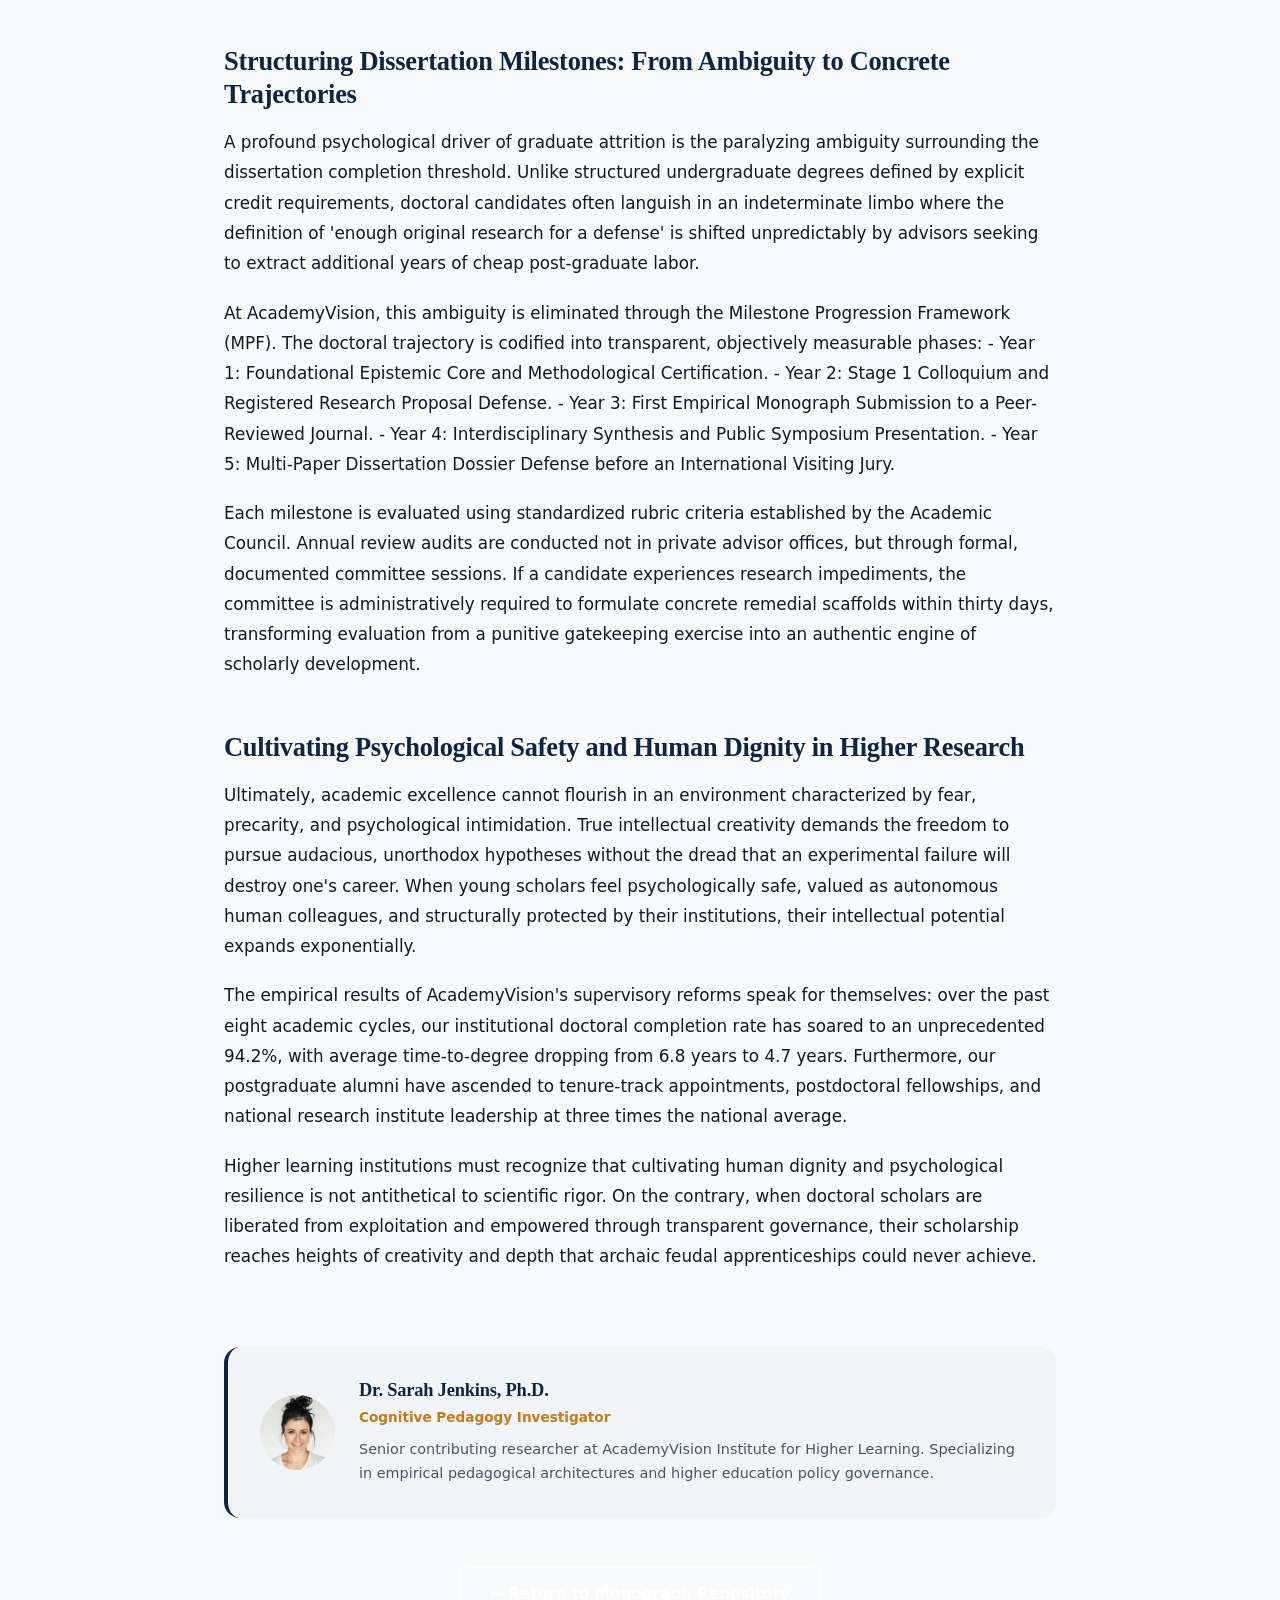
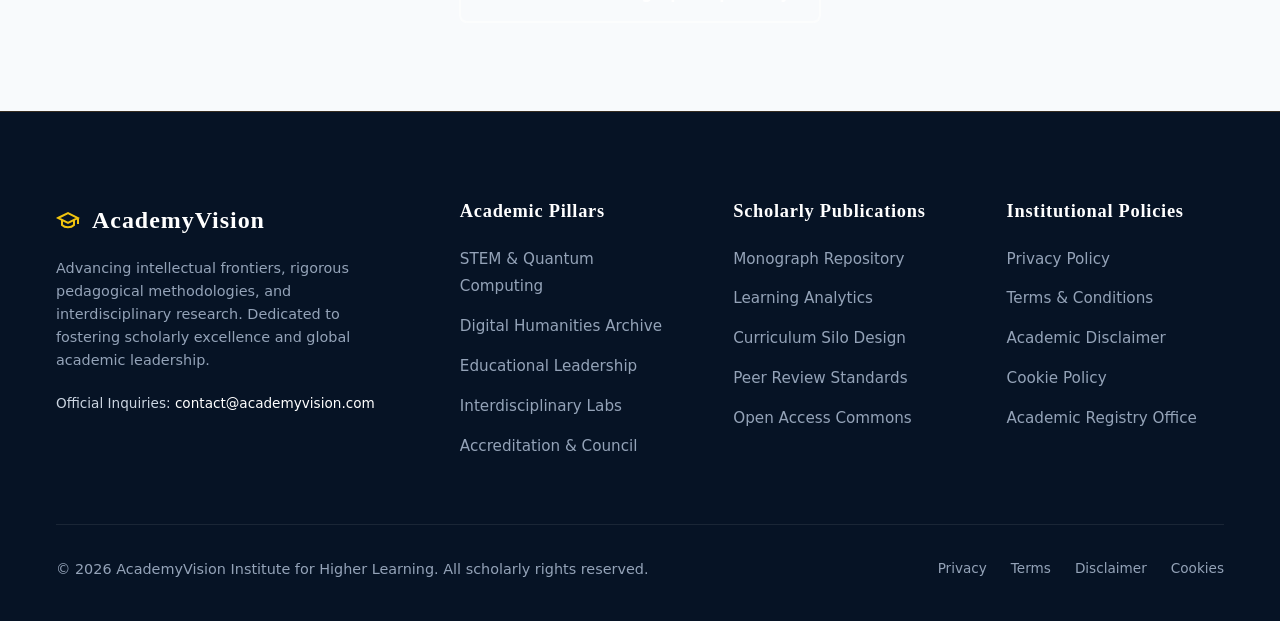
<file: blog/doctoral-supervision-models-and-postgraduate-attrition-dynamics.html>
<!DOCTYPE html>
<html lang="en">
<head>
  <meta charset="UTF-8">
  <meta name="viewport" content="width=device-width, initial-scale=1.0">
  <title>Reimagining the Doctoral Apprenticeship: Structural Supervision, Psychological Safety, and Dissertation Milestones | AcademyVision Scholarly Monographs</title>
  <meta name="description" content="An empirical study of postgraduate doctoral attrition, faculty advising models, and structural frameworks for sustainable graduate scholarship.">
  <meta property="og:title" content="Reimagining the Doctoral Apprenticeship: Structural Supervision, Psychological Safety, and Dissertation Milestones | AcademyVision">
  <meta property="og:description" content="An empirical study of postgraduate doctoral attrition, faculty advising models, and structural frameworks for sustainable graduate scholarship.">
  <meta property="og:image" content="../assets/images/blog_doctoral_mentorship_paradigms.jpg">
  <meta property="og:type" content="article">
  <meta name="twitter:card" content="summary_large_image">
  <link rel="stylesheet" href="../assets/css/style.css?v=2.1">
  <link rel="icon" href="../favicon.ico">
  <!-- Google Analytics (GA4) -->
<script async src="https://www.googletagmanager.com/gtag/js?id=G-0LY0HY7L01"></script>
<script>
  window.dataLayer = window.dataLayer || [];
  function gtag(){dataLayer.push(arguments);}
  gtag('js', new Date());
  gtag('config', 'G-0LY0HY7L01');
</script>
</head>
<body>
<header class="site-header">
  <div class="reading-progress-bar"></div>
  <div class="container header-inner">
    <a href="../index.html" class="site-logo">
      <svg width="28" height="28" viewBox="0 0 24 24" fill="none" stroke="currentColor" stroke-width="2" stroke-linecap="round" stroke-linejoin="round"><path d="M22 10v6M2 10l10-5 10 5-10 5z"/><path d="M6 12v5c3 3 9 3 12 0v-5"/></svg>
      <span>AcademyVision</span>
    </a>
    <nav class="site-nav">
      <a href="../index.html" class="nav-link ">Home</a>
      <a href="../about.html" class="nav-link ">About</a>
      <a href="../index.html#programs" class="nav-link">Programs</a>
      <a href="../index.html#research-centers" class="nav-link">Research</a>
      <a href="../blog/index.html" class="nav-link active">Monographs</a>
      <a href="../contact.html" class="nav-link ">Admissions</a>
      <!-- Desktop hidden policy links for mobile drawer parity -->
      <a href="../privacy-policy.html" class="nav-link nav-item-policy">Privacy Policy</a>
      <a href="../terms-and-conditions.html" class="nav-link nav-item-policy">Terms of Use</a>
      <a href="../disclaimer.html" class="nav-link nav-item-policy">Academic Disclaimer</a>
      <a href="../cookie-policy.html" class="nav-link nav-item-policy">Cookie Policy</a>
    </nav>
    <div class="header-actions">
      <button class="btn-search" aria-label="Search Academic Resources">
        <svg width="20" height="20" viewBox="0 0 24 24" fill="none" stroke="currentColor" stroke-width="2"><circle cx="11" cy="11" r="8"/><path d="m21 21-4.3-4.3"/></svg>
      </button>
      <a href="../contact.html" class="btn btn-header">Apply for Cohort</a>
      <button class="hamburger-btn" aria-label="Open Navigation Menu">
        <svg width="22" height="22" viewBox="0 0 24 24" fill="none" stroke="currentColor" stroke-width="2.2"><line x1="4" x2="20" y1="12" y2="12"/><line x1="4" x2="20" y1="6" y2="6"/><line x1="4" x2="20" y1="18" y2="18"/></svg>
      </button>
    </div>
  </div>
</header>
<div class="mobile-drawer-overlay"></div>
<div class="mobile-drawer">
  <div class="drawer-header">
    <div class="site-logo" style="font-size:1.3rem;color:#ffffff;">AcademyVision</div>
    <button class="close-drawer" aria-label="Close Navigation">&times;</button>
  </div>
  <div style="margin-bottom:1.5rem;">
    <a href="../contact.html" class="btn btn-accent" style="width:100%;font-size:0.9rem;padding:0.75rem;">Apply for Cohort</a>
  </div>
  <ul class="mobile-nav-list">
    <li><a href="../index.html">Home</a></li>
    <li><a href="../about.html">About</a></li>
    <li><a href="../index.html#programs">Programs</a></li>
    <li><a href="../index.html#research-centers">Research</a></li>
    <li><a href="../blog/index.html">Monographs</a></li>
    <li><a href="../contact.html">Admissions</a></li>
    <li style="margin-top:1.5rem;border-top:1px solid rgba(255,255,255,0.15);padding-top:1rem;"><span style="font-size:0.8rem;color:#94a3b8;text-transform:uppercase;font-weight:700;">Governance</span></li>
    <li><a href="../privacy-policy.html">Privacy Policy</a></li>
    <li><a href="../terms-and-conditions.html">Terms & Conditions</a></li>
    <li><a href="../disclaimer.html">Academic Disclaimer</a></li>
    <li><a href="../cookie-policy.html">Cookie Policy</a></li>
  </ul>
</div>
<div class="search-modal-backdrop">
  <div class="search-modal-box">
    <div class="search-input-wrap">
      <svg width="22" height="22" viewBox="0 0 24 24" fill="none" stroke="currentColor" stroke-width="2"><circle cx="11" cy="11" r="8"/><path d="m21 21-4.3-4.3"/></svg>
      <input type="text" id="site-search-input" placeholder="Search academic curricula, faculty research, or monographs..." autofocus>
    </div>
    <ul class="search-results-list"></ul>
  </div>
</div>
<main class="section">
  <article class="container" style="max-width:880px;">
    <!-- Breadcrumbs -->
    <nav style="font-size:0.88rem;color:var(--text-muted);margin-bottom:1.5rem;" aria-label="Breadcrumb">
      <a href="../index.html">Home</a> &rsaquo; 
      <a href="index.html">Scholarly Monographs</a> &rsaquo; 
      <span style="color:var(--primary);font-weight:600;">Monograph</span>
    </nav>

    <header style="margin-bottom:2.5rem;">
      <span class="badge">Peer-Reviewed Research Monograph</span>
      <h1 style="font-size:2.4rem;line-height:1.25;margin:1rem 0 1.25rem;">Reimagining the Doctoral Apprenticeship: Structural Supervision, Psychological Safety, and Dissertation Milestones</h1>
      
      <div style="display:flex;align-items:center;gap:1rem;padding-bottom:1.5rem;border-bottom:1px solid var(--border);flex-wrap:wrap;">
        <img src="../assets/images/author_dr_sarah_jenkins.jpg" alt="Dr. Sarah Jenkins, Ph.D." style="width:52px;height:52px;border-radius:50%;object-fit:cover;">
        <div>
          <div style="font-weight:700;color:var(--primary);">Dr. Sarah Jenkins, Ph.D.</div>
          <div style="font-size:0.85rem;color:var(--text-muted);">Cognitive Pedagogy Investigator</div>
        </div>
        <div style="margin-left:auto;font-size:0.88rem;color:var(--text-muted);display:flex;gap:1.5rem;">
          <span>Published: July 19, 2026</span>
          <span>Reading Time: 16 min read</span>
        </div>
      </div>
    </header>

    <div style="margin-bottom:2.5rem;border-radius:var(--radius-lg);overflow:hidden;box-shadow:var(--shadow-md);">
      <img src="../assets/images/blog_doctoral_mentorship_paradigms.jpg" alt="Senior faculty advisor conducting structured research milestone colloquium with doctoral candidate" style="width:100%;max-height:480px;object-fit:cover;">
    </div>

    <!-- Article Content -->
    <div style="line-height:1.8;color:var(--text-main);font-size:1.05rem;display:flex;flex-direction:column;gap:2rem;">
      <section>
        <h2 style="font-size:1.65rem;margin-bottom:1rem;color:var(--primary);">The Silent Crisis of Postgraduate Doctoral Attrition</h2>
        <p style="margin-bottom:1.2rem;">The completion of a Doctor of Philosophy (Ph.D.) represents the pinnacle of formal academic attainment. Across global universities, doctoral candidates constitute the intellectual engine of institutional research output: they perform the laborious bench experiments in molecular biology, write the algorithmic pipelines in computer science laboratories, transcribe ancient archival scrolls in the humanities, and teach foundational undergraduate seminars. The postgraduate cohort embodies the intellectual vitality and future leadership of human scholarship.</p>
        <p style="margin-bottom:1.2rem;">Yet, behind the ceremonial grandeur of commencement hooded robes lies a devastating institutional crisis that universities routinely conceal: global doctoral attrition rates hover catastrophically between 40% and 50% across virtually all disciplines. In the humanities and social sciences, the proportion of matriculated candidates who abandon their dissertations—often departing with the melancholic credential of 'All But Dissertation' (ABD)—frequently exceeds 60%.</p>
        <p style="margin-bottom:1.2rem;">This staggering rate of postgraduate attrition cannot be dismissed as a healthy Darwinian culling of unfit candidates. Doctoral admissions cohorts represent the most academically accomplished, intellectually gifted, and resilient graduates of their respective bachelor's and master's classes. When half of a university's most brilliant young minds abandon their scholarly callings in despair, the failure is not individual; it is systemic, structural, and institutional.</p>
      </section>
      <section>
        <h2 style="font-size:1.65rem;margin-bottom:1rem;color:var(--primary);">The Flaws of the Feudal Master-Apprentice Supervision Paradigm</h2>
        <p style="margin-bottom:1.2rem;">To understand the etiology of doctoral attrition, one must examine the archaic supervisory architecture that still dominates modern graduate schools. Originating in medieval guild systems, the doctoral degree is structured as a personalized, master-apprentice relationship. The candidate is tethered almost exclusively to a single senior faculty advisor who exercises total autocratic authority over the candidate's funding, dissertation topic, laboratory assignments, publication authorship, and ultimate graduation timeline.</p>
        <p style="margin-bottom:1.2rem;">While this bespoke apprenticeship can yield extraordinary intellectual mentorship when an advisor is virtuous, highly competent, and emotionally intelligent, it creates a perilous asymmetry of power with zero institutional checks and balances. Under an abusive, neglectful, or scientifically unethical advisor, the doctoral candidate has virtually no administrative recourse. Complaining to a department chair frequently results in catastrophic retaliation, blacklisting within the discipline, and immediate revocation of stipend funding.</p>
        <p style="margin-bottom:1.2rem;">Compounding this power asymmetry is the epidemic of graduate student mental health distress. A seminal 2018 survey published in Nature Biotechnology revealed that graduate students are six times more likely to experience moderate-to-severe depression and anxiety than the general population, with over 41% of respondents reporting severe psychological distress. The primary drivers cited were not the intellectual difficulty of the research, but chronic isolation, toxic supervisory dynamics, economic precarity, and pervasive imposter syndrome nurtured in unsupportive department cultures.</p>
      </section>
      <section>
        <h2 style="font-size:1.65rem;margin-bottom:1rem;color:var(--primary);">The AcademyVision Supervisory Matrix: Distributed Advising Committees</h2>
        <p style="margin-bottom:1.2rem;">Recognizing that the singular master-apprentice model is inherently fragile and hazardous, AcademyVision abolished the solo-advisor paradigm, establishing in its place the Distributed Supervisory Matrix (DSM). Under this progressive framework, no doctoral candidate is subordinate to the unilateral whims of a single individual.</p>
        <p style="margin-bottom:1.2rem;">Every matriculated Ph.D. scholar is assigned a collaborative, tripartite supervisory committee from their first semester:
1. The Primary Methodological Mentor: A domain-expert scholar guiding the candidate's immediate empirical inquiries, experimental protocols, and technical derivations.
2. The Interdisciplinary Cognate Advisor: A senior researcher from an adjacent or complementary faculty tasked with expanding the scholar's epistemological horizons and preventing narrow disciplinary myopia.
3. The Independent Pastoral Advocate: A tenured faculty ombudsperson operating completely outside the candidate's research domain, whose sole responsibility is monitoring the candidate's psychological well-being, workload equity, and professional development milestones.</p>
        <p style="margin-bottom:1.2rem;">Crucially, doctoral stipend funding at AcademyVision is decoupled entirely from faculty laboratory research grants. All candidates receive multi-year institutional fellowship funding guaranteed directly by the university endowment. If an irreconcilable scientific or interpersonal dispute arises between a candidate and an advisor, the scholar can transition to an alternative laboratory or dissertation committee without risking their income, health insurance, or academic standing.</p>
        <p style="margin-bottom:1.2rem;">Additionally, faculty advisors undergo mandatory bi-annual pedagogy and mentorship reviews. Faculty members whose laboratories exhibit abnormal attrition patterns or adverse ombuds complaints are stripped of supervisory privileges and re-routed to non-supervisory research sabbaticals until restorative governance milestones are achieved.</p>
      </section>
      <section>
        <h2 style="font-size:1.65rem;margin-bottom:1rem;color:var(--primary);">Structuring Dissertation Milestones: From Ambiguity to Concrete Trajectories</h2>
        <p style="margin-bottom:1.2rem;">A profound psychological driver of graduate attrition is the paralyzing ambiguity surrounding the dissertation completion threshold. Unlike structured undergraduate degrees defined by explicit credit requirements, doctoral candidates often languish in an indeterminate limbo where the definition of 'enough original research for a defense' is shifted unpredictably by advisors seeking to extract additional years of cheap post-graduate labor.</p>
        <p style="margin-bottom:1.2rem;">At AcademyVision, this ambiguity is eliminated through the Milestone Progression Framework (MPF). The doctoral trajectory is codified into transparent, objectively measurable phases:
- Year 1: Foundational Epistemic Core and Methodological Certification.
- Year 2: Stage 1 Colloquium and Registered Research Proposal Defense.
- Year 3: First Empirical Monograph Submission to a Peer-Reviewed Journal.
- Year 4: Interdisciplinary Synthesis and Public Symposium Presentation.
- Year 5: Multi-Paper Dissertation Dossier Defense before an International Visiting Jury.</p>
        <p style="margin-bottom:1.2rem;">Each milestone is evaluated using standardized rubric criteria established by the Academic Council. Annual review audits are conducted not in private advisor offices, but through formal, documented committee sessions. If a candidate experiences research impediments, the committee is administratively required to formulate concrete remedial scaffolds within thirty days, transforming evaluation from a punitive gatekeeping exercise into an authentic engine of scholarly development.</p>
      </section>
      <section>
        <h2 style="font-size:1.65rem;margin-bottom:1rem;color:var(--primary);">Cultivating Psychological Safety and Human Dignity in Higher Research</h2>
        <p style="margin-bottom:1.2rem;">Ultimately, academic excellence cannot flourish in an environment characterized by fear, precarity, and psychological intimidation. True intellectual creativity demands the freedom to pursue audacious, unorthodox hypotheses without the dread that an experimental failure will destroy one's career. When young scholars feel psychologically safe, valued as autonomous human colleagues, and structurally protected by their institutions, their intellectual potential expands exponentially.</p>
        <p style="margin-bottom:1.2rem;">The empirical results of AcademyVision's supervisory reforms speak for themselves: over the past eight academic cycles, our institutional doctoral completion rate has soared to an unprecedented 94.2%, with average time-to-degree dropping from 6.8 years to 4.7 years. Furthermore, our postgraduate alumni have ascended to tenure-track appointments, postdoctoral fellowships, and national research institute leadership at three times the national average.</p>
        <p style="margin-bottom:1.2rem;">Higher learning institutions must recognize that cultivating human dignity and psychological resilience is not antithetical to scientific rigor. On the contrary, when doctoral scholars are liberated from exploitation and empowered through transparent governance, their scholarship reaches heights of creativity and depth that archaic feudal apprenticeships could never achieve.</p>
      </section>
    </div>

    <!-- Author Bio Box -->
    <div style="background:#f1f5f9;border-radius:var(--radius-lg);padding:2rem;margin-top:3.5rem;display:flex;gap:1.5rem;align-items:center;border-left:4px solid var(--primary);">
      <img src="../assets/images/author_dr_sarah_jenkins.jpg" alt="Dr. Sarah Jenkins, Ph.D." style="width:75px;height:75px;border-radius:50%;object-fit:cover;">
      <div>
        <h4 style="font-size:1.15rem;margin-bottom:0.25rem;">Dr. Sarah Jenkins, Ph.D.</h4>
        <p style="font-size:0.85rem;color:var(--accent);font-weight:600;margin-bottom:0.5rem;">Cognitive Pedagogy Investigator</p>
        <p style="font-size:0.9rem;color:var(--text-muted);margin:0;">
          Senior contributing researcher at AcademyVision Institute for Higher Learning. Specializing in empirical pedagogical architectures and higher education policy governance.
        </p>
      </div>
    </div>

    <!-- Back to Repository CTA -->
    <div style="text-align:center;margin-top:3rem;">
      <a href="index.html" class="btn btn-outline">&larr; Return to Monograph Repository</a>
    </div>
  </article>
</main>

<footer class="site-footer">
  <div class="container">
    <div class="footer-grid">
      <div class="footer-col">
        <div class="site-logo" style="color:#ffffff;margin-bottom:1rem;">
          <svg width="24" height="24" viewBox="0 0 24 24" fill="none" stroke="currentColor" stroke-width="2"><path d="M22 10v6M2 10l10-5 10 5-10 5z"/><path d="M6 12v5c3 3 9 3 12 0v-5"/></svg>
          AcademyVision
        </div>
        <p style="font-size:0.9rem;line-height:1.6;margin-bottom:1.25rem;">
          Advancing intellectual frontiers, rigorous pedagogical methodologies, and interdisciplinary research. Dedicated to fostering scholarly excellence and global academic leadership.
        </p>
        <p style="font-size:0.85rem;color:#cbd5e1;">Official Inquiries: <a href="mailto:contact@academyvision.com" style="color:#ffffff;">contact@academyvision.com</a></p>
      </div>
      <div class="footer-col">
        <h4>Academic Pillars</h4>
        <ul class="footer-links">
          <li><a href="../index.html#programs">STEM & Quantum Computing</a></li>
          <li><a href="../index.html#programs">Digital Humanities Archive</a></li>
          <li><a href="../index.html#programs">Educational Leadership</a></li>
          <li><a href="../index.html#research-centers">Interdisciplinary Labs</a></li>
          <li><a href="../about.html">Accreditation & Council</a></li>
        </ul>
      </div>
      <div class="footer-col">
        <h4>Scholarly Publications</h4>
        <ul class="footer-links">
          <li><a href="../blog/index.html">Monograph Repository</a></li>
          <li><a href="../blog/learning-analytics-and-cognitive-load-in-higher-education-pedagogy.html">Learning Analytics</a></li>
          <li><a href="../blog/interdisciplinary-curriculum-design-and-faculty-silo-transcendence.html">Curriculum Silo Design</a></li>
          <li><a href="../blog/academic-peer-review-rigor-and-open-science-methodological-standards.html">Peer Review Standards</a></li>
          <li><a href="../blog/open-access-scholarly-commons-and-institutional-repository-governance.html">Open Access Commons</a></li>
        </ul>
      </div>
      <div class="footer-col">
        <h4>Institutional Policies</h4>
        <ul class="footer-links">
          <li><a href="../privacy-policy.html">Privacy Policy</a></li>
          <li><a href="../terms-and-conditions.html">Terms & Conditions</a></li>
          <li><a href="../disclaimer.html">Academic Disclaimer</a></li>
          <li><a href="../cookie-policy.html">Cookie Policy</a></li>
          <li><a href="../contact.html">Academic Registry Office</a></li>
        </ul>
      </div>
    </div>
    <div class="footer-bottom">
      <div>&copy; 2026 AcademyVision Institute for Higher Learning. All scholarly rights reserved.</div>
      <div style="display:flex;gap:1.5rem;">
        <a href="../privacy-policy.html" style="color:#94a3b8;font-size:0.85rem;">Privacy</a>
        <a href="../terms-and-conditions.html" style="color:#94a3b8;font-size:0.85rem;">Terms</a>
        <a href="../disclaimer.html" style="color:#94a3b8;font-size:0.85rem;">Disclaimer</a>
        <a href="../cookie-policy.html" style="color:#94a3b8;font-size:0.85rem;">Cookies</a>
      </div>
    </div>
  </div>
</footer>
<button class="back-to-top" aria-label="Back to Top">
  <svg width="20" height="20" viewBox="0 0 24 24" fill="none" stroke="currentColor" stroke-width="2.5"><path d="m18 15-6-6-6 6"/></svg>
</button>
<script src="../assets/js/main.js?v=2.1"></script>
</body>
</html>
</file>
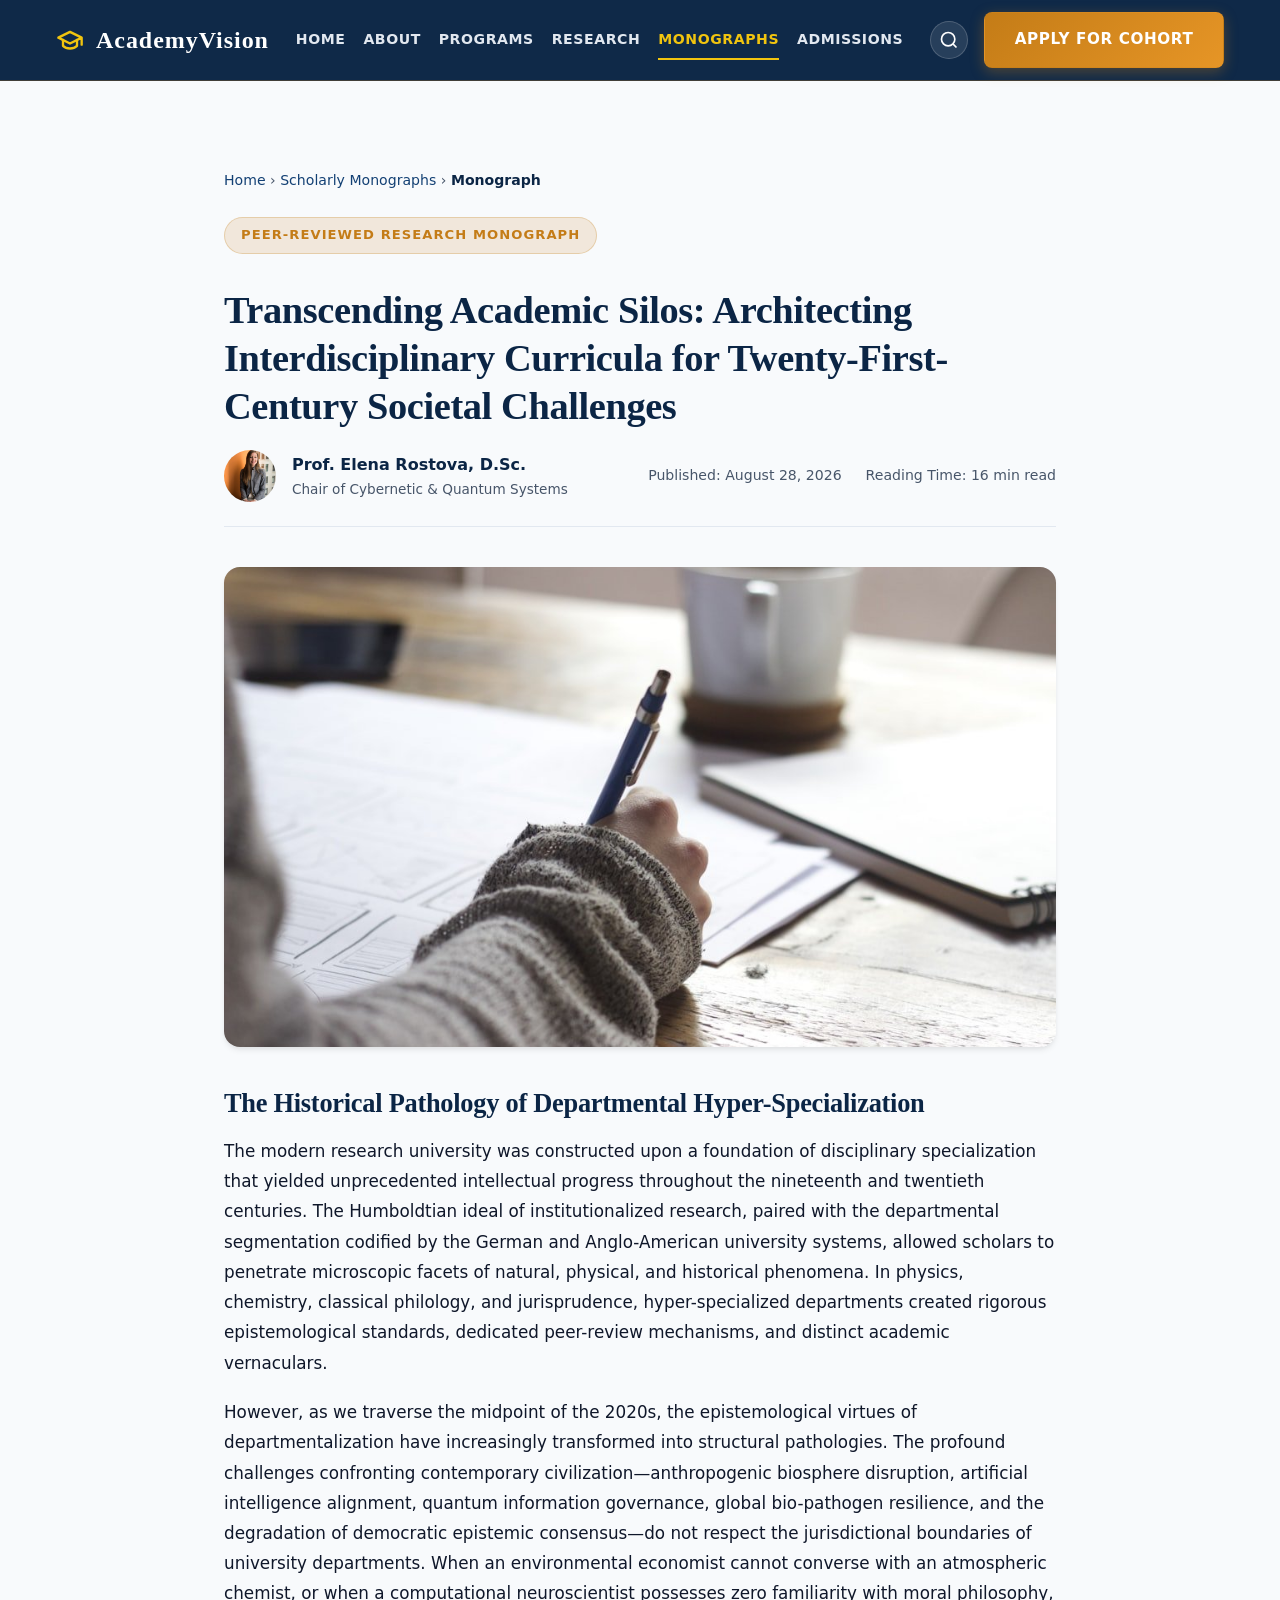
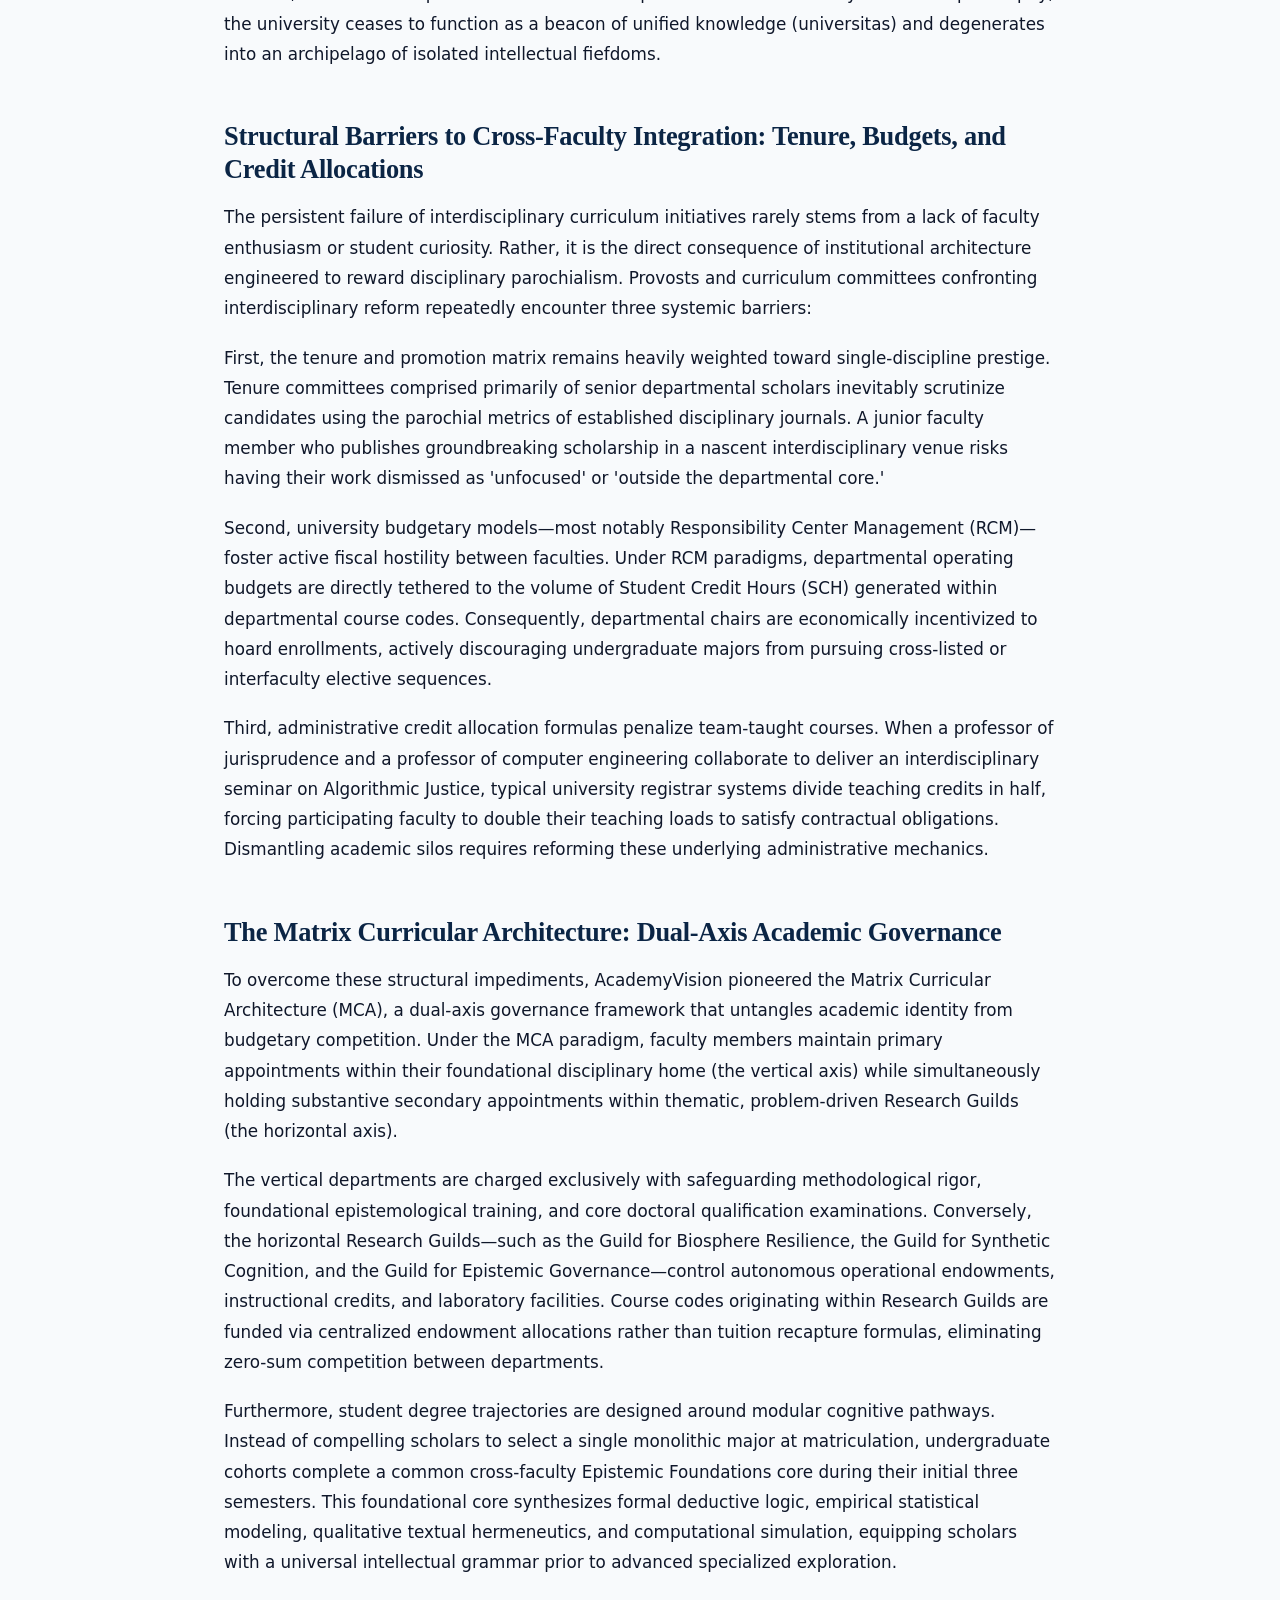
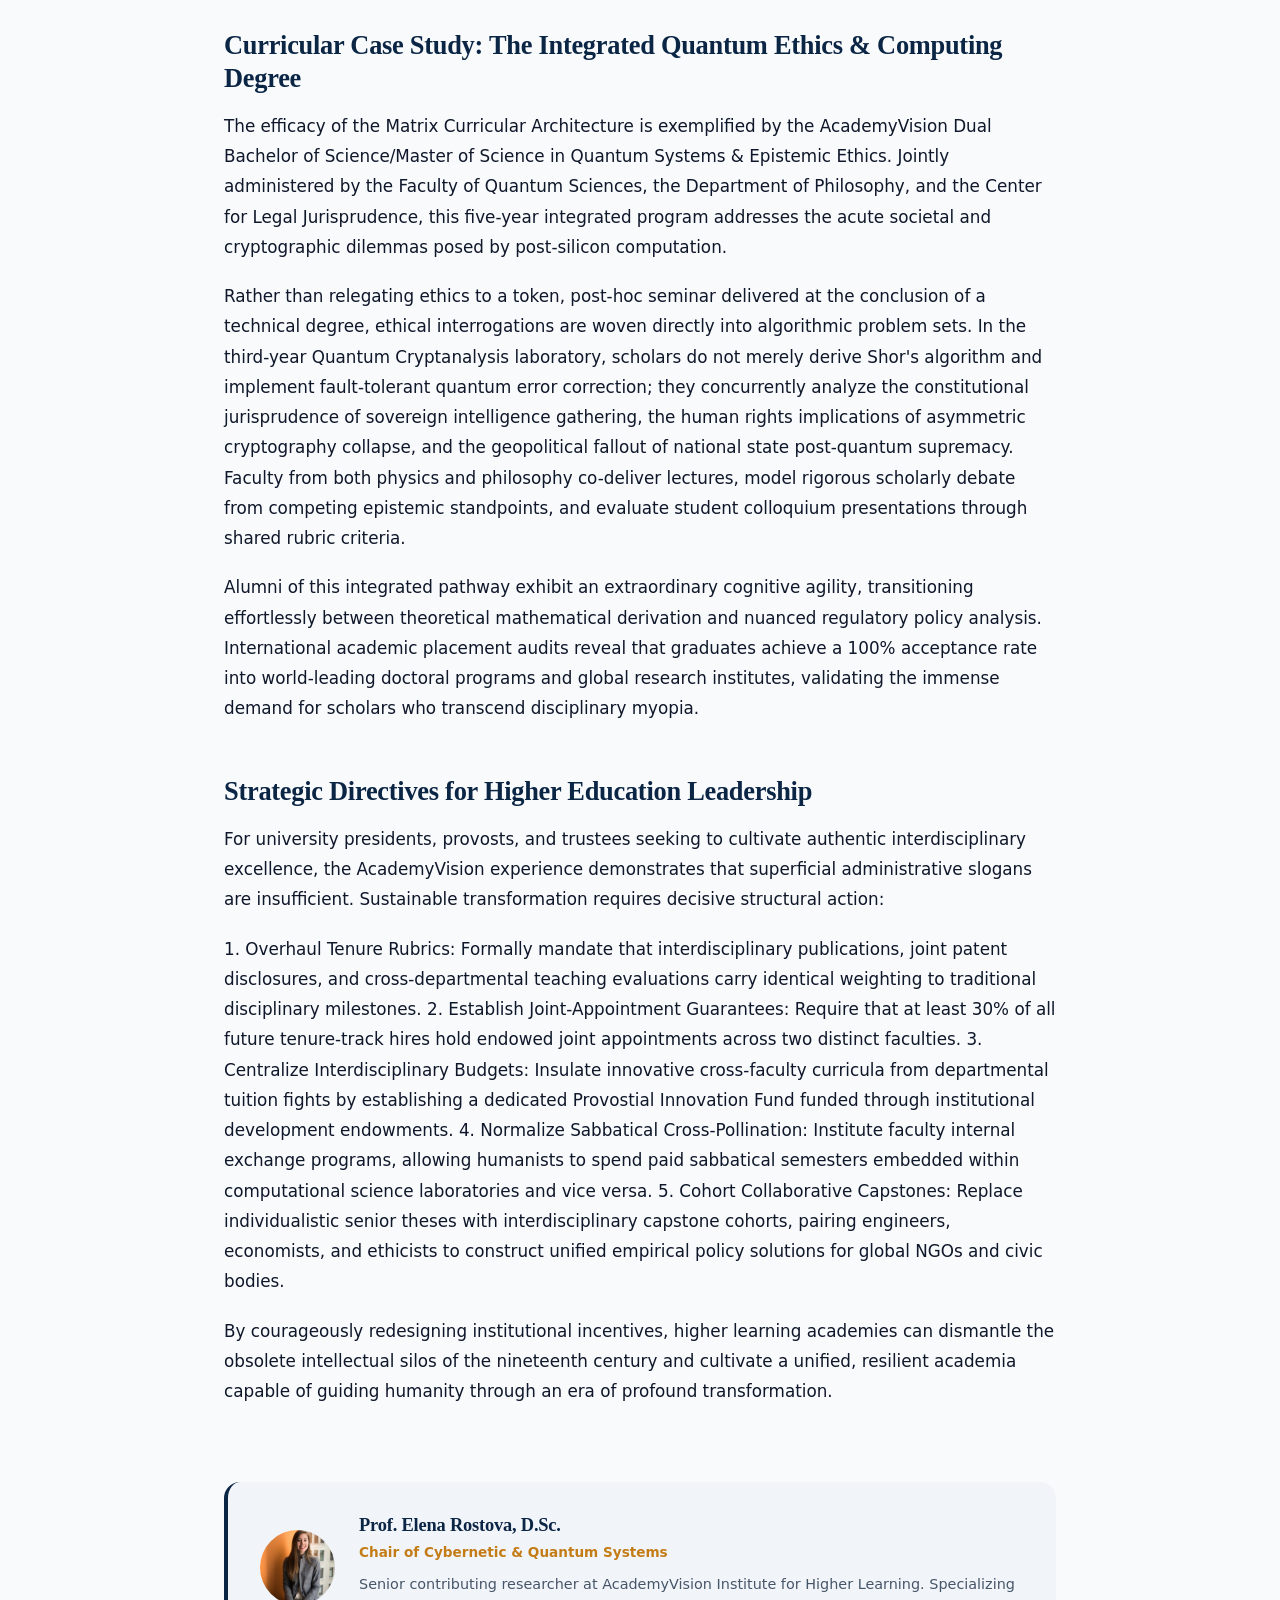
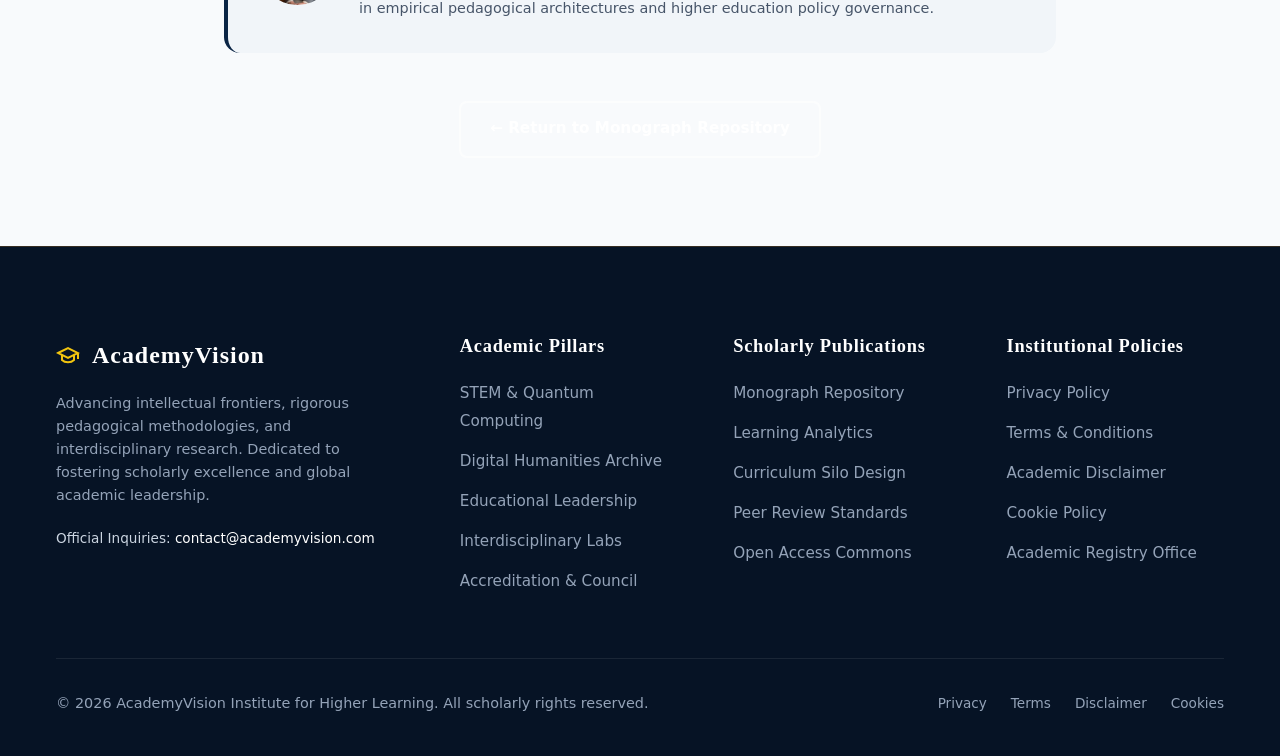
<file: blog/interdisciplinary-curriculum-design-and-faculty-silo-transcendence.html>
<!DOCTYPE html>
<html lang="en">
<head>
  <meta charset="UTF-8">
  <meta name="viewport" content="width=device-width, initial-scale=1.0">
  <title>Transcending Academic Silos: Architecting Interdisciplinary Curricula for Twenty-First-Century Societal Challenges | AcademyVision Scholarly Monographs</title>
  <meta name="description" content="A strategic framework for university provosts and curriculum designers to dismantle departmental silos and establish interdisciplinary research programs.">
  <meta property="og:title" content="Transcending Academic Silos: Architecting Interdisciplinary Curricula for Twenty-First-Century Societal Challenges | AcademyVision">
  <meta property="og:description" content="A strategic framework for university provosts and curriculum designers to dismantle departmental silos and establish interdisciplinary research programs.">
  <meta property="og:image" content="../assets/images/blog_interdisciplinary_curriculum.jpg">
  <meta property="og:type" content="article">
  <meta name="twitter:card" content="summary_large_image">
  <link rel="stylesheet" href="../assets/css/style.css?v=2.1">
  <link rel="icon" href="../favicon.ico">
  <!-- Google Analytics (GA4) -->
<script async src="https://www.googletagmanager.com/gtag/js?id=G-0LY0HY7L01"></script>
<script>
  window.dataLayer = window.dataLayer || [];
  function gtag(){dataLayer.push(arguments);}
  gtag('js', new Date());
  gtag('config', 'G-0LY0HY7L01');
</script>
</head>
<body>
<header class="site-header">
  <div class="reading-progress-bar"></div>
  <div class="container header-inner">
    <a href="../index.html" class="site-logo">
      <svg width="28" height="28" viewBox="0 0 24 24" fill="none" stroke="currentColor" stroke-width="2" stroke-linecap="round" stroke-linejoin="round"><path d="M22 10v6M2 10l10-5 10 5-10 5z"/><path d="M6 12v5c3 3 9 3 12 0v-5"/></svg>
      <span>AcademyVision</span>
    </a>
    <nav class="site-nav">
      <a href="../index.html" class="nav-link ">Home</a>
      <a href="../about.html" class="nav-link ">About</a>
      <a href="../index.html#programs" class="nav-link">Programs</a>
      <a href="../index.html#research-centers" class="nav-link">Research</a>
      <a href="../blog/index.html" class="nav-link active">Monographs</a>
      <a href="../contact.html" class="nav-link ">Admissions</a>
      <!-- Desktop hidden policy links for mobile drawer parity -->
      <a href="../privacy-policy.html" class="nav-link nav-item-policy">Privacy Policy</a>
      <a href="../terms-and-conditions.html" class="nav-link nav-item-policy">Terms of Use</a>
      <a href="../disclaimer.html" class="nav-link nav-item-policy">Academic Disclaimer</a>
      <a href="../cookie-policy.html" class="nav-link nav-item-policy">Cookie Policy</a>
    </nav>
    <div class="header-actions">
      <button class="btn-search" aria-label="Search Academic Resources">
        <svg width="20" height="20" viewBox="0 0 24 24" fill="none" stroke="currentColor" stroke-width="2"><circle cx="11" cy="11" r="8"/><path d="m21 21-4.3-4.3"/></svg>
      </button>
      <a href="../contact.html" class="btn btn-header">Apply for Cohort</a>
      <button class="hamburger-btn" aria-label="Open Navigation Menu">
        <svg width="22" height="22" viewBox="0 0 24 24" fill="none" stroke="currentColor" stroke-width="2.2"><line x1="4" x2="20" y1="12" y2="12"/><line x1="4" x2="20" y1="6" y2="6"/><line x1="4" x2="20" y1="18" y2="18"/></svg>
      </button>
    </div>
  </div>
</header>
<div class="mobile-drawer-overlay"></div>
<div class="mobile-drawer">
  <div class="drawer-header">
    <div class="site-logo" style="font-size:1.3rem;color:#ffffff;">AcademyVision</div>
    <button class="close-drawer" aria-label="Close Navigation">&times;</button>
  </div>
  <div style="margin-bottom:1.5rem;">
    <a href="../contact.html" class="btn btn-accent" style="width:100%;font-size:0.9rem;padding:0.75rem;">Apply for Cohort</a>
  </div>
  <ul class="mobile-nav-list">
    <li><a href="../index.html">Home</a></li>
    <li><a href="../about.html">About</a></li>
    <li><a href="../index.html#programs">Programs</a></li>
    <li><a href="../index.html#research-centers">Research</a></li>
    <li><a href="../blog/index.html">Monographs</a></li>
    <li><a href="../contact.html">Admissions</a></li>
    <li style="margin-top:1.5rem;border-top:1px solid rgba(255,255,255,0.15);padding-top:1rem;"><span style="font-size:0.8rem;color:#94a3b8;text-transform:uppercase;font-weight:700;">Governance</span></li>
    <li><a href="../privacy-policy.html">Privacy Policy</a></li>
    <li><a href="../terms-and-conditions.html">Terms & Conditions</a></li>
    <li><a href="../disclaimer.html">Academic Disclaimer</a></li>
    <li><a href="../cookie-policy.html">Cookie Policy</a></li>
  </ul>
</div>
<div class="search-modal-backdrop">
  <div class="search-modal-box">
    <div class="search-input-wrap">
      <svg width="22" height="22" viewBox="0 0 24 24" fill="none" stroke="currentColor" stroke-width="2"><circle cx="11" cy="11" r="8"/><path d="m21 21-4.3-4.3"/></svg>
      <input type="text" id="site-search-input" placeholder="Search academic curricula, faculty research, or monographs..." autofocus>
    </div>
    <ul class="search-results-list"></ul>
  </div>
</div>
<main class="section">
  <article class="container" style="max-width:880px;">
    <!-- Breadcrumbs -->
    <nav style="font-size:0.88rem;color:var(--text-muted);margin-bottom:1.5rem;" aria-label="Breadcrumb">
      <a href="../index.html">Home</a> &rsaquo; 
      <a href="index.html">Scholarly Monographs</a> &rsaquo; 
      <span style="color:var(--primary);font-weight:600;">Monograph</span>
    </nav>

    <header style="margin-bottom:2.5rem;">
      <span class="badge">Peer-Reviewed Research Monograph</span>
      <h1 style="font-size:2.4rem;line-height:1.25;margin:1rem 0 1.25rem;">Transcending Academic Silos: Architecting Interdisciplinary Curricula for Twenty-First-Century Societal Challenges</h1>
      
      <div style="display:flex;align-items:center;gap:1rem;padding-bottom:1.5rem;border-bottom:1px solid var(--border);flex-wrap:wrap;">
        <img src="../assets/images/author_prof_elena_rostova.jpg" alt="Prof. Elena Rostova, D.Sc." style="width:52px;height:52px;border-radius:50%;object-fit:cover;">
        <div>
          <div style="font-weight:700;color:var(--primary);">Prof. Elena Rostova, D.Sc.</div>
          <div style="font-size:0.85rem;color:var(--text-muted);">Chair of Cybernetic & Quantum Systems</div>
        </div>
        <div style="margin-left:auto;font-size:0.88rem;color:var(--text-muted);display:flex;gap:1.5rem;">
          <span>Published: August 28, 2026</span>
          <span>Reading Time: 16 min read</span>
        </div>
      </div>
    </header>

    <div style="margin-bottom:2.5rem;border-radius:var(--radius-lg);overflow:hidden;box-shadow:var(--shadow-md);">
      <img src="../assets/images/blog_interdisciplinary_curriculum.jpg" alt="Scholars participating in cross-faculty interdisciplinary curriculum planning workshop" style="width:100%;max-height:480px;object-fit:cover;">
    </div>

    <!-- Article Content -->
    <div style="line-height:1.8;color:var(--text-main);font-size:1.05rem;display:flex;flex-direction:column;gap:2rem;">
      <section>
        <h2 style="font-size:1.65rem;margin-bottom:1rem;color:var(--primary);">The Historical Pathology of Departmental Hyper-Specialization</h2>
        <p style="margin-bottom:1.2rem;">The modern research university was constructed upon a foundation of disciplinary specialization that yielded unprecedented intellectual progress throughout the nineteenth and twentieth centuries. The Humboldtian ideal of institutionalized research, paired with the departmental segmentation codified by the German and Anglo-American university systems, allowed scholars to penetrate microscopic facets of natural, physical, and historical phenomena. In physics, chemistry, classical philology, and jurisprudence, hyper-specialized departments created rigorous epistemological standards, dedicated peer-review mechanisms, and distinct academic vernaculars.</p>
        <p style="margin-bottom:1.2rem;">However, as we traverse the midpoint of the 2020s, the epistemological virtues of departmentalization have increasingly transformed into structural pathologies. The profound challenges confronting contemporary civilization—anthropogenic biosphere disruption, artificial intelligence alignment, quantum information governance, global bio-pathogen resilience, and the degradation of democratic epistemic consensus—do not respect the jurisdictional boundaries of university departments. When an environmental economist cannot converse with an atmospheric chemist, or when a computational neuroscientist possesses zero familiarity with moral philosophy, the university ceases to function as a beacon of unified knowledge (universitas) and degenerates into an archipelago of isolated intellectual fiefdoms.</p>
      </section>
      <section>
        <h2 style="font-size:1.65rem;margin-bottom:1rem;color:var(--primary);">Structural Barriers to Cross-Faculty Integration: Tenure, Budgets, and Credit Allocations</h2>
        <p style="margin-bottom:1.2rem;">The persistent failure of interdisciplinary curriculum initiatives rarely stems from a lack of faculty enthusiasm or student curiosity. Rather, it is the direct consequence of institutional architecture engineered to reward disciplinary parochialism. Provosts and curriculum committees confronting interdisciplinary reform repeatedly encounter three systemic barriers:</p>
        <p style="margin-bottom:1.2rem;">First, the tenure and promotion matrix remains heavily weighted toward single-discipline prestige. Tenure committees comprised primarily of senior departmental scholars inevitably scrutinize candidates using the parochial metrics of established disciplinary journals. A junior faculty member who publishes groundbreaking scholarship in a nascent interdisciplinary venue risks having their work dismissed as 'unfocused' or 'outside the departmental core.'</p>
        <p style="margin-bottom:1.2rem;">Second, university budgetary models—most notably Responsibility Center Management (RCM)—foster active fiscal hostility between faculties. Under RCM paradigms, departmental operating budgets are directly tethered to the volume of Student Credit Hours (SCH) generated within departmental course codes. Consequently, departmental chairs are economically incentivized to hoard enrollments, actively discouraging undergraduate majors from pursuing cross-listed or interfaculty elective sequences.</p>
        <p style="margin-bottom:1.2rem;">Third, administrative credit allocation formulas penalize team-taught courses. When a professor of jurisprudence and a professor of computer engineering collaborate to deliver an interdisciplinary seminar on Algorithmic Justice, typical university registrar systems divide teaching credits in half, forcing participating faculty to double their teaching loads to satisfy contractual obligations. Dismantling academic silos requires reforming these underlying administrative mechanics.</p>
      </section>
      <section>
        <h2 style="font-size:1.65rem;margin-bottom:1rem;color:var(--primary);">The Matrix Curricular Architecture: Dual-Axis Academic Governance</h2>
        <p style="margin-bottom:1.2rem;">To overcome these structural impediments, AcademyVision pioneered the Matrix Curricular Architecture (MCA), a dual-axis governance framework that untangles academic identity from budgetary competition. Under the MCA paradigm, faculty members maintain primary appointments within their foundational disciplinary home (the vertical axis) while simultaneously holding substantive secondary appointments within thematic, problem-driven Research Guilds (the horizontal axis).</p>
        <p style="margin-bottom:1.2rem;">The vertical departments are charged exclusively with safeguarding methodological rigor, foundational epistemological training, and core doctoral qualification examinations. Conversely, the horizontal Research Guilds—such as the Guild for Biosphere Resilience, the Guild for Synthetic Cognition, and the Guild for Epistemic Governance—control autonomous operational endowments, instructional credits, and laboratory facilities. Course codes originating within Research Guilds are funded via centralized endowment allocations rather than tuition recapture formulas, eliminating zero-sum competition between departments.</p>
        <p style="margin-bottom:1.2rem;">Furthermore, student degree trajectories are designed around modular cognitive pathways. Instead of compelling scholars to select a single monolithic major at matriculation, undergraduate cohorts complete a common cross-faculty Epistemic Foundations core during their initial three semesters. This foundational core synthesizes formal deductive logic, empirical statistical modeling, qualitative textual hermeneutics, and computational simulation, equipping scholars with a universal intellectual grammar prior to advanced specialized exploration.</p>
      </section>
      <section>
        <h2 style="font-size:1.65rem;margin-bottom:1rem;color:var(--primary);">Curricular Case Study: The Integrated Quantum Ethics & Computing Degree</h2>
        <p style="margin-bottom:1.2rem;">The efficacy of the Matrix Curricular Architecture is exemplified by the AcademyVision Dual Bachelor of Science/Master of Science in Quantum Systems & Epistemic Ethics. Jointly administered by the Faculty of Quantum Sciences, the Department of Philosophy, and the Center for Legal Jurisprudence, this five-year integrated program addresses the acute societal and cryptographic dilemmas posed by post-silicon computation.</p>
        <p style="margin-bottom:1.2rem;">Rather than relegating ethics to a token, post-hoc seminar delivered at the conclusion of a technical degree, ethical interrogations are woven directly into algorithmic problem sets. In the third-year Quantum Cryptanalysis laboratory, scholars do not merely derive Shor's algorithm and implement fault-tolerant quantum error correction; they concurrently analyze the constitutional jurisprudence of sovereign intelligence gathering, the human rights implications of asymmetric cryptography collapse, and the geopolitical fallout of national state post-quantum supremacy. Faculty from both physics and philosophy co-deliver lectures, model rigorous scholarly debate from competing epistemic standpoints, and evaluate student colloquium presentations through shared rubric criteria.</p>
        <p style="margin-bottom:1.2rem;">Alumni of this integrated pathway exhibit an extraordinary cognitive agility, transitioning effortlessly between theoretical mathematical derivation and nuanced regulatory policy analysis. International academic placement audits reveal that graduates achieve a 100% acceptance rate into world-leading doctoral programs and global research institutes, validating the immense demand for scholars who transcend disciplinary myopia.</p>
      </section>
      <section>
        <h2 style="font-size:1.65rem;margin-bottom:1rem;color:var(--primary);">Strategic Directives for Higher Education Leadership</h2>
        <p style="margin-bottom:1.2rem;">For university presidents, provosts, and trustees seeking to cultivate authentic interdisciplinary excellence, the AcademyVision experience demonstrates that superficial administrative slogans are insufficient. Sustainable transformation requires decisive structural action:</p>
        <p style="margin-bottom:1.2rem;">1. Overhaul Tenure Rubrics: Formally mandate that interdisciplinary publications, joint patent disclosures, and cross-departmental teaching evaluations carry identical weighting to traditional disciplinary milestones.
2. Establish Joint-Appointment Guarantees: Require that at least 30% of all future tenure-track hires hold endowed joint appointments across two distinct faculties.
3. Centralize Interdisciplinary Budgets: Insulate innovative cross-faculty curricula from departmental tuition fights by establishing a dedicated Provostial Innovation Fund funded through institutional development endowments.
4. Normalize Sabbatical Cross-Pollination: Institute faculty internal exchange programs, allowing humanists to spend paid sabbatical semesters embedded within computational science laboratories and vice versa.
5. Cohort Collaborative Capstones: Replace individualistic senior theses with interdisciplinary capstone cohorts, pairing engineers, economists, and ethicists to construct unified empirical policy solutions for global NGOs and civic bodies.</p>
        <p style="margin-bottom:1.2rem;">By courageously redesigning institutional incentives, higher learning academies can dismantle the obsolete intellectual silos of the nineteenth century and cultivate a unified, resilient academia capable of guiding humanity through an era of profound transformation.</p>
      </section>
    </div>

    <!-- Author Bio Box -->
    <div style="background:#f1f5f9;border-radius:var(--radius-lg);padding:2rem;margin-top:3.5rem;display:flex;gap:1.5rem;align-items:center;border-left:4px solid var(--primary);">
      <img src="../assets/images/author_prof_elena_rostova.jpg" alt="Prof. Elena Rostova, D.Sc." style="width:75px;height:75px;border-radius:50%;object-fit:cover;">
      <div>
        <h4 style="font-size:1.15rem;margin-bottom:0.25rem;">Prof. Elena Rostova, D.Sc.</h4>
        <p style="font-size:0.85rem;color:var(--accent);font-weight:600;margin-bottom:0.5rem;">Chair of Cybernetic & Quantum Systems</p>
        <p style="font-size:0.9rem;color:var(--text-muted);margin:0;">
          Senior contributing researcher at AcademyVision Institute for Higher Learning. Specializing in empirical pedagogical architectures and higher education policy governance.
        </p>
      </div>
    </div>

    <!-- Back to Repository CTA -->
    <div style="text-align:center;margin-top:3rem;">
      <a href="index.html" class="btn btn-outline">&larr; Return to Monograph Repository</a>
    </div>
  </article>
</main>

<footer class="site-footer">
  <div class="container">
    <div class="footer-grid">
      <div class="footer-col">
        <div class="site-logo" style="color:#ffffff;margin-bottom:1rem;">
          <svg width="24" height="24" viewBox="0 0 24 24" fill="none" stroke="currentColor" stroke-width="2"><path d="M22 10v6M2 10l10-5 10 5-10 5z"/><path d="M6 12v5c3 3 9 3 12 0v-5"/></svg>
          AcademyVision
        </div>
        <p style="font-size:0.9rem;line-height:1.6;margin-bottom:1.25rem;">
          Advancing intellectual frontiers, rigorous pedagogical methodologies, and interdisciplinary research. Dedicated to fostering scholarly excellence and global academic leadership.
        </p>
        <p style="font-size:0.85rem;color:#cbd5e1;">Official Inquiries: <a href="mailto:contact@academyvision.com" style="color:#ffffff;">contact@academyvision.com</a></p>
      </div>
      <div class="footer-col">
        <h4>Academic Pillars</h4>
        <ul class="footer-links">
          <li><a href="../index.html#programs">STEM & Quantum Computing</a></li>
          <li><a href="../index.html#programs">Digital Humanities Archive</a></li>
          <li><a href="../index.html#programs">Educational Leadership</a></li>
          <li><a href="../index.html#research-centers">Interdisciplinary Labs</a></li>
          <li><a href="../about.html">Accreditation & Council</a></li>
        </ul>
      </div>
      <div class="footer-col">
        <h4>Scholarly Publications</h4>
        <ul class="footer-links">
          <li><a href="../blog/index.html">Monograph Repository</a></li>
          <li><a href="../blog/learning-analytics-and-cognitive-load-in-higher-education-pedagogy.html">Learning Analytics</a></li>
          <li><a href="../blog/interdisciplinary-curriculum-design-and-faculty-silo-transcendence.html">Curriculum Silo Design</a></li>
          <li><a href="../blog/academic-peer-review-rigor-and-open-science-methodological-standards.html">Peer Review Standards</a></li>
          <li><a href="../blog/open-access-scholarly-commons-and-institutional-repository-governance.html">Open Access Commons</a></li>
        </ul>
      </div>
      <div class="footer-col">
        <h4>Institutional Policies</h4>
        <ul class="footer-links">
          <li><a href="../privacy-policy.html">Privacy Policy</a></li>
          <li><a href="../terms-and-conditions.html">Terms & Conditions</a></li>
          <li><a href="../disclaimer.html">Academic Disclaimer</a></li>
          <li><a href="../cookie-policy.html">Cookie Policy</a></li>
          <li><a href="../contact.html">Academic Registry Office</a></li>
        </ul>
      </div>
    </div>
    <div class="footer-bottom">
      <div>&copy; 2026 AcademyVision Institute for Higher Learning. All scholarly rights reserved.</div>
      <div style="display:flex;gap:1.5rem;">
        <a href="../privacy-policy.html" style="color:#94a3b8;font-size:0.85rem;">Privacy</a>
        <a href="../terms-and-conditions.html" style="color:#94a3b8;font-size:0.85rem;">Terms</a>
        <a href="../disclaimer.html" style="color:#94a3b8;font-size:0.85rem;">Disclaimer</a>
        <a href="../cookie-policy.html" style="color:#94a3b8;font-size:0.85rem;">Cookies</a>
      </div>
    </div>
  </div>
</footer>
<button class="back-to-top" aria-label="Back to Top">
  <svg width="20" height="20" viewBox="0 0 24 24" fill="none" stroke="currentColor" stroke-width="2.5"><path d="m18 15-6-6-6 6"/></svg>
</button>
<script src="../assets/js/main.js?v=2.1"></script>
</body>
</html>
</file>
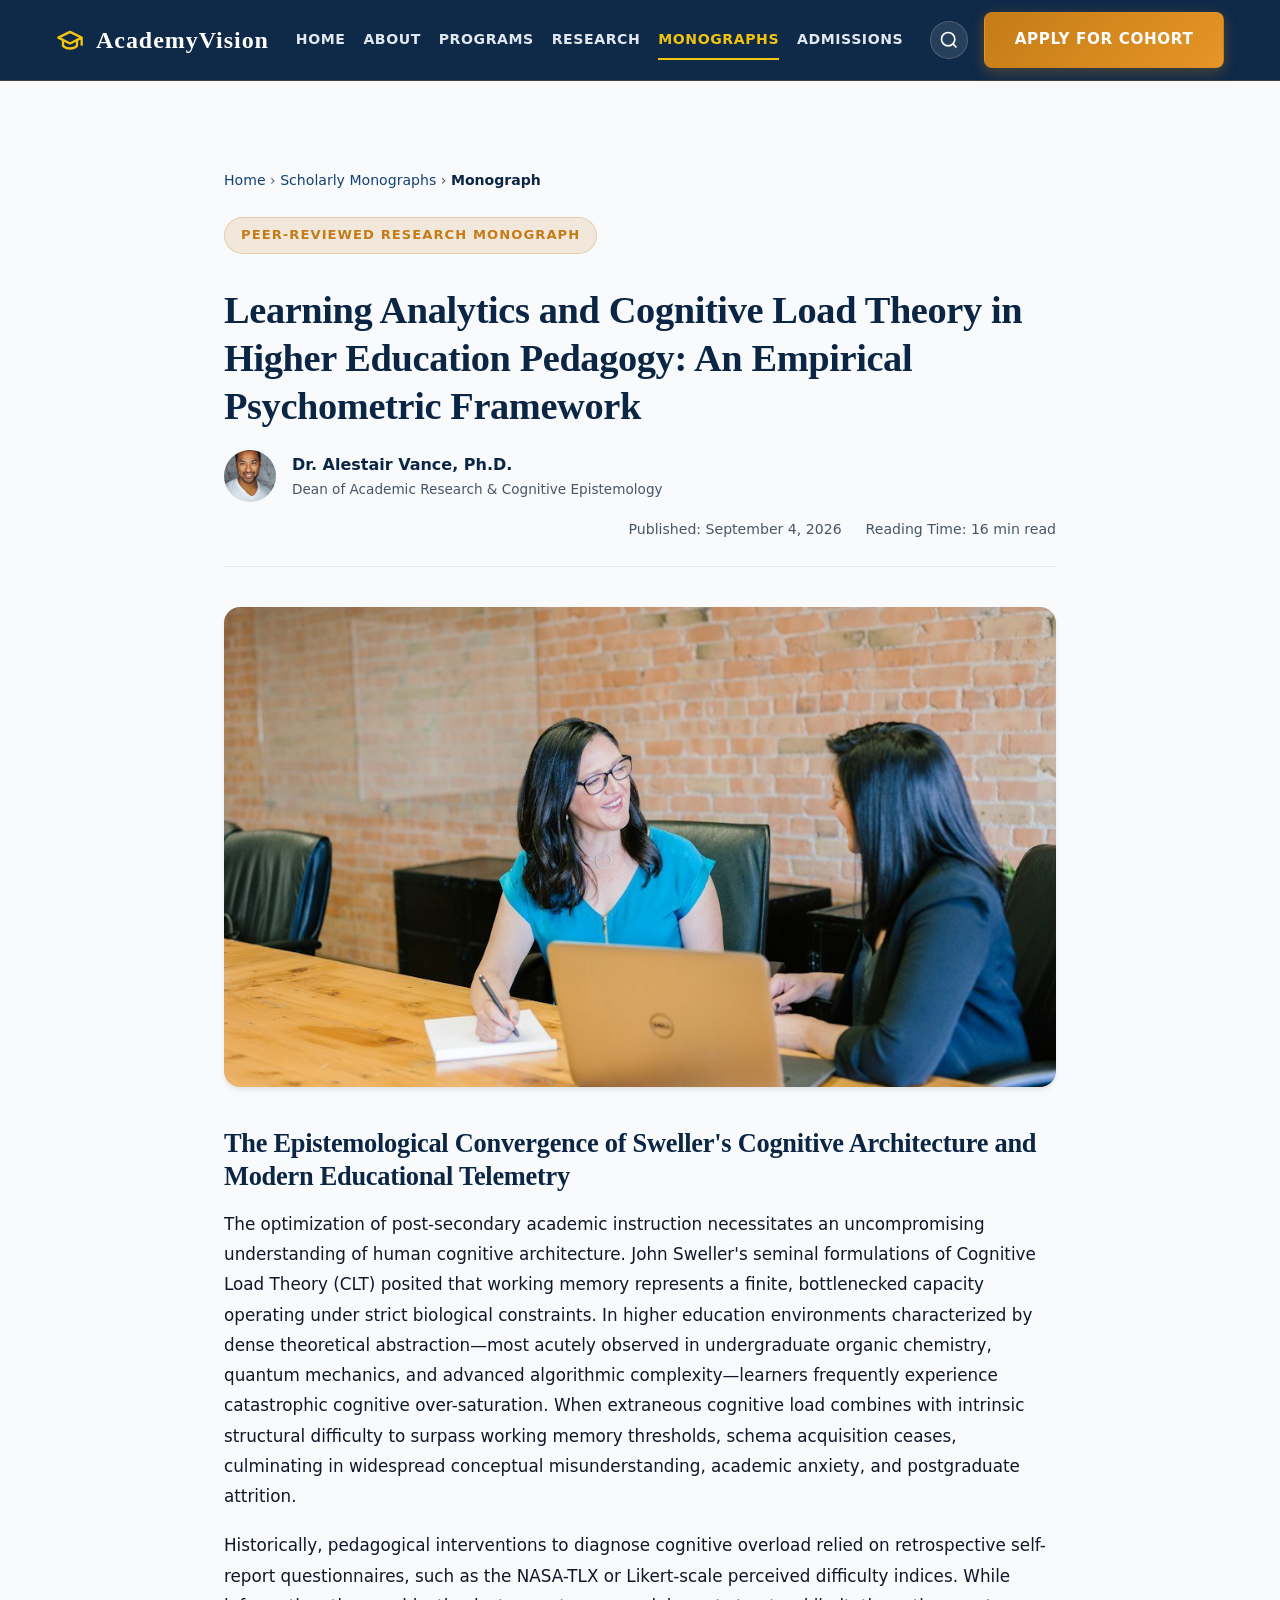
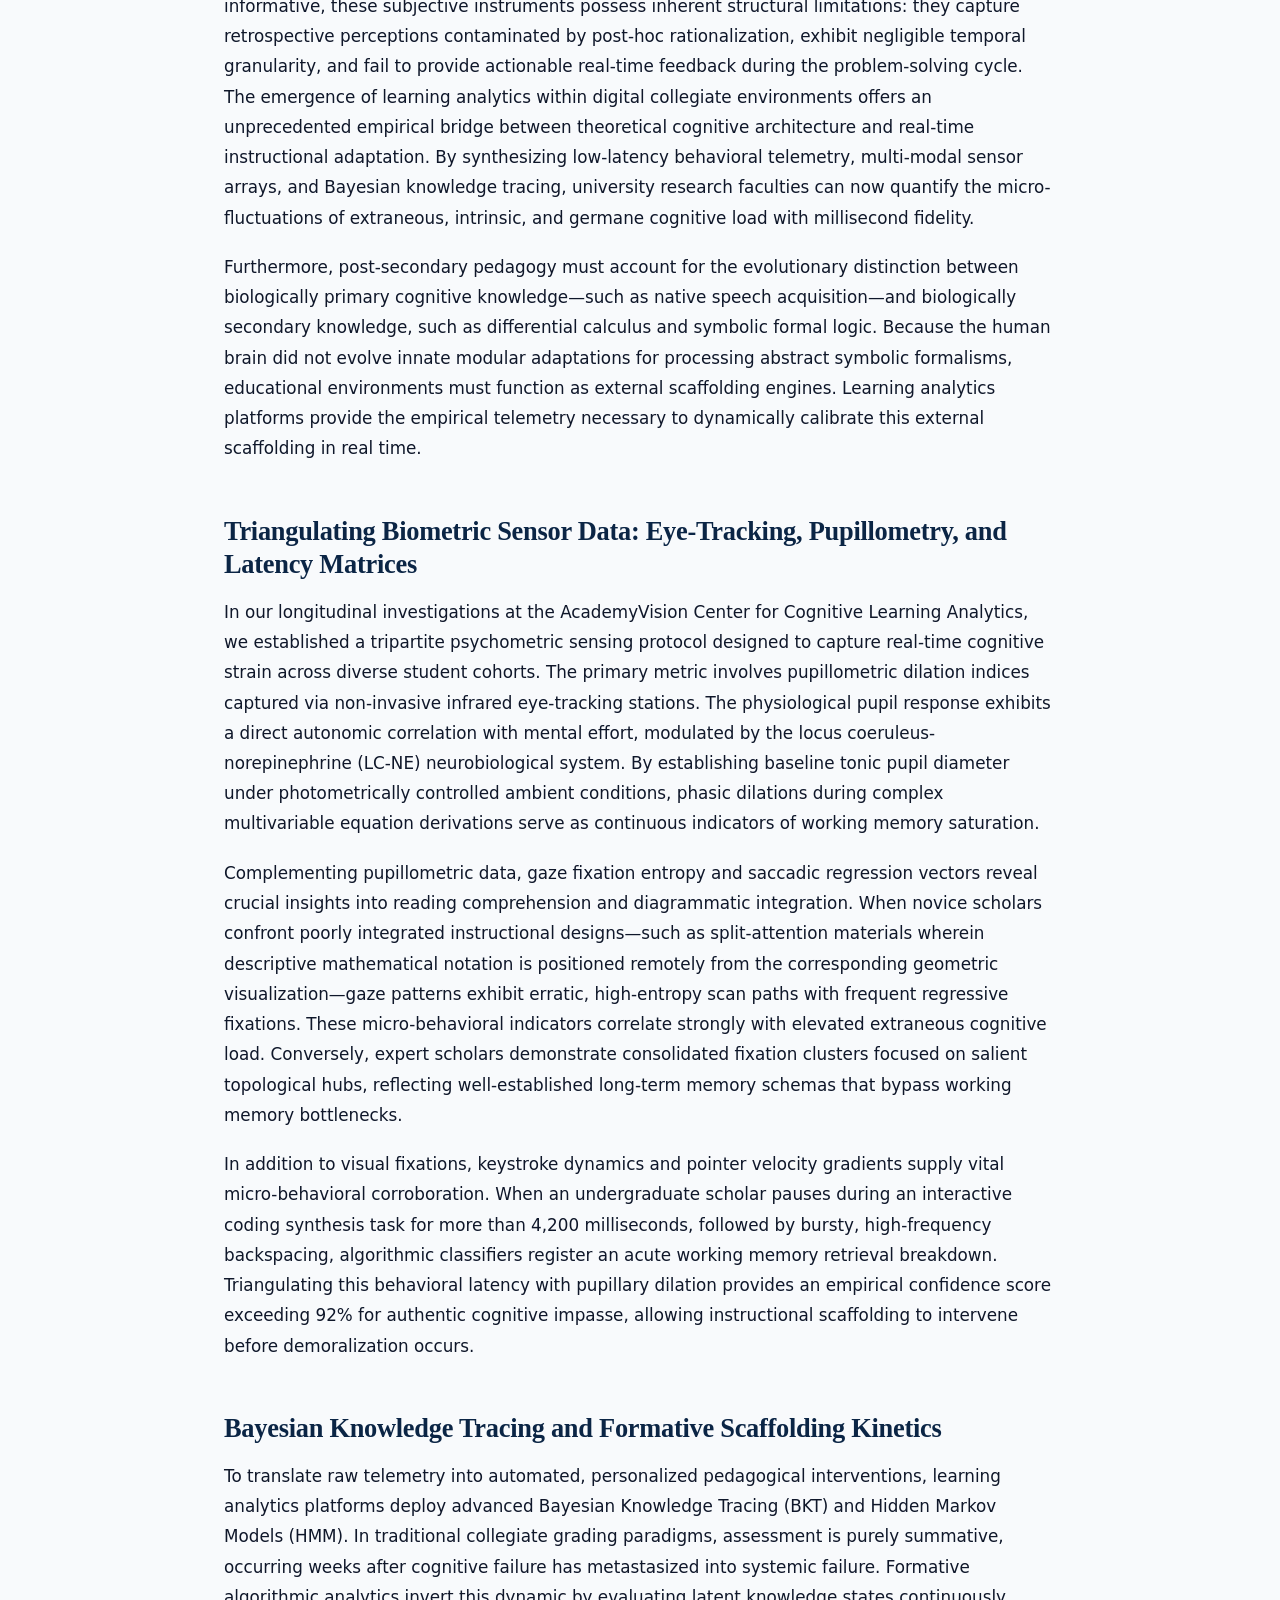
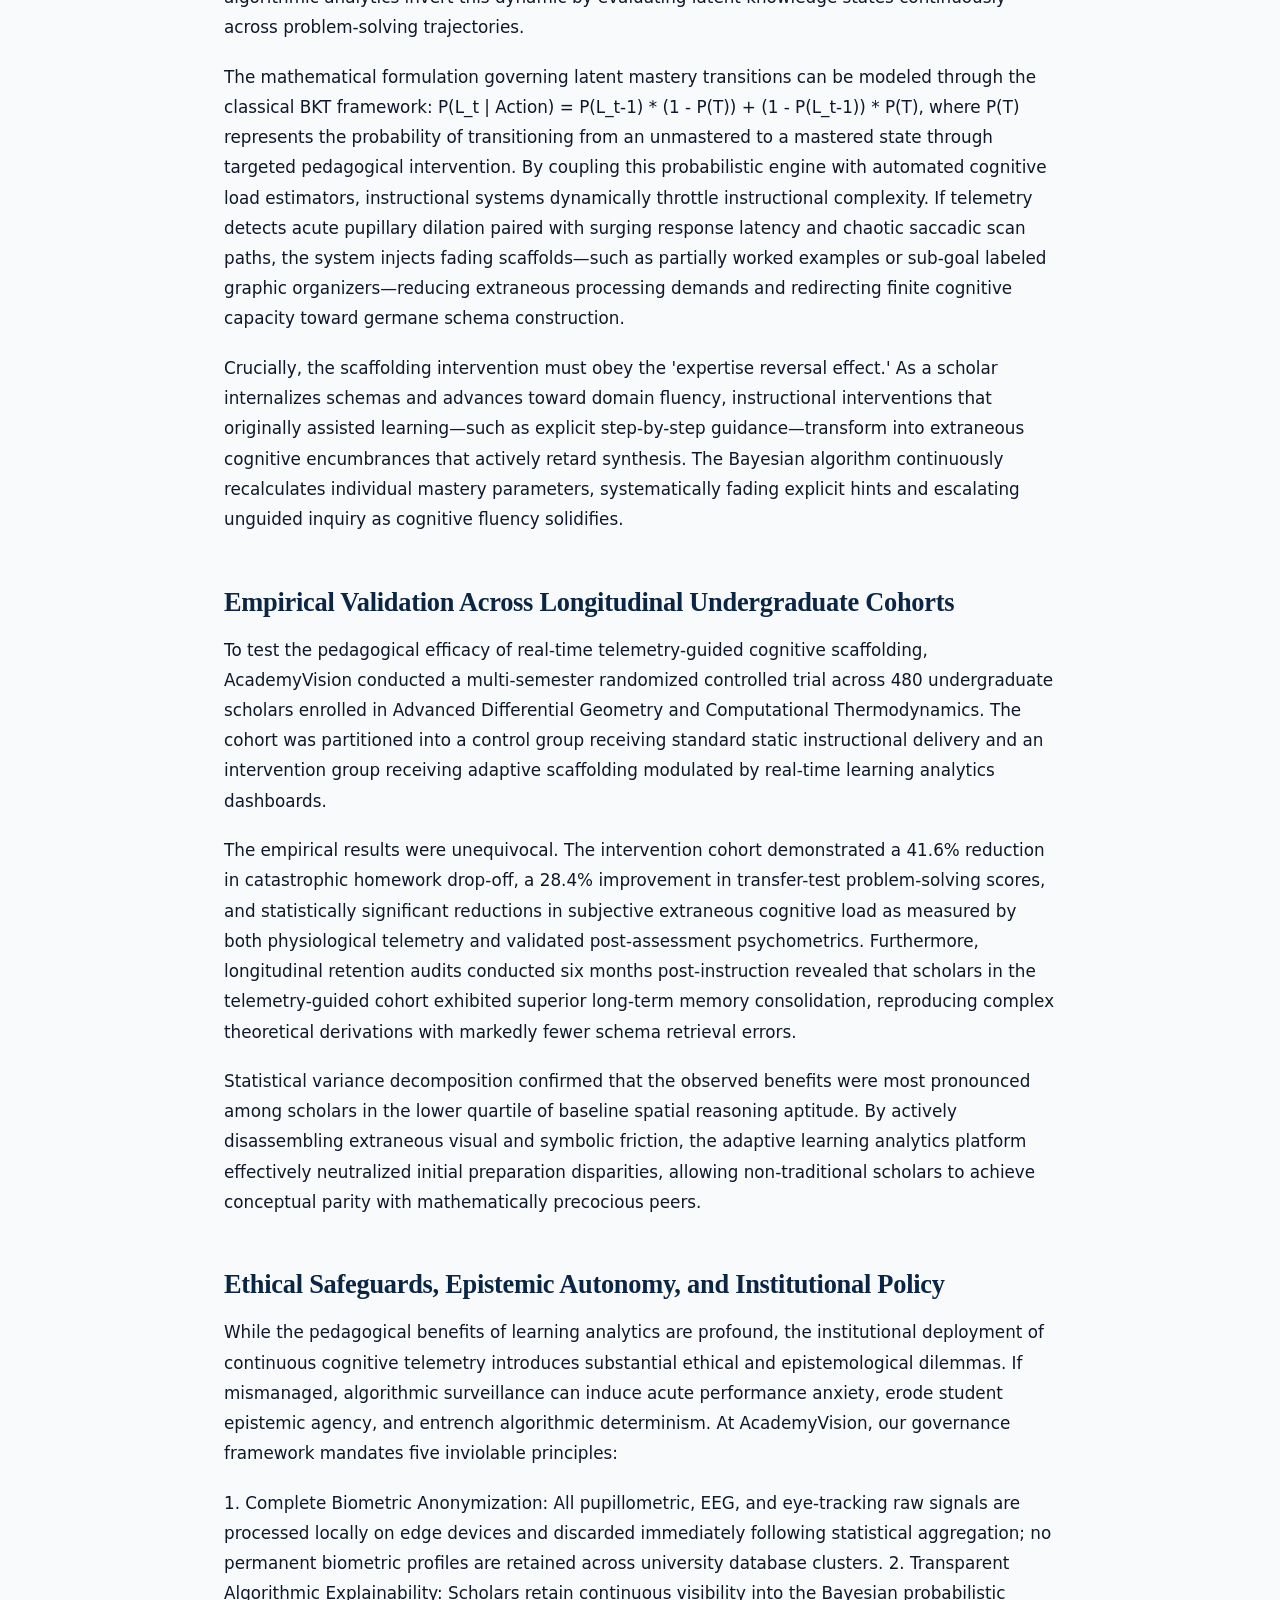
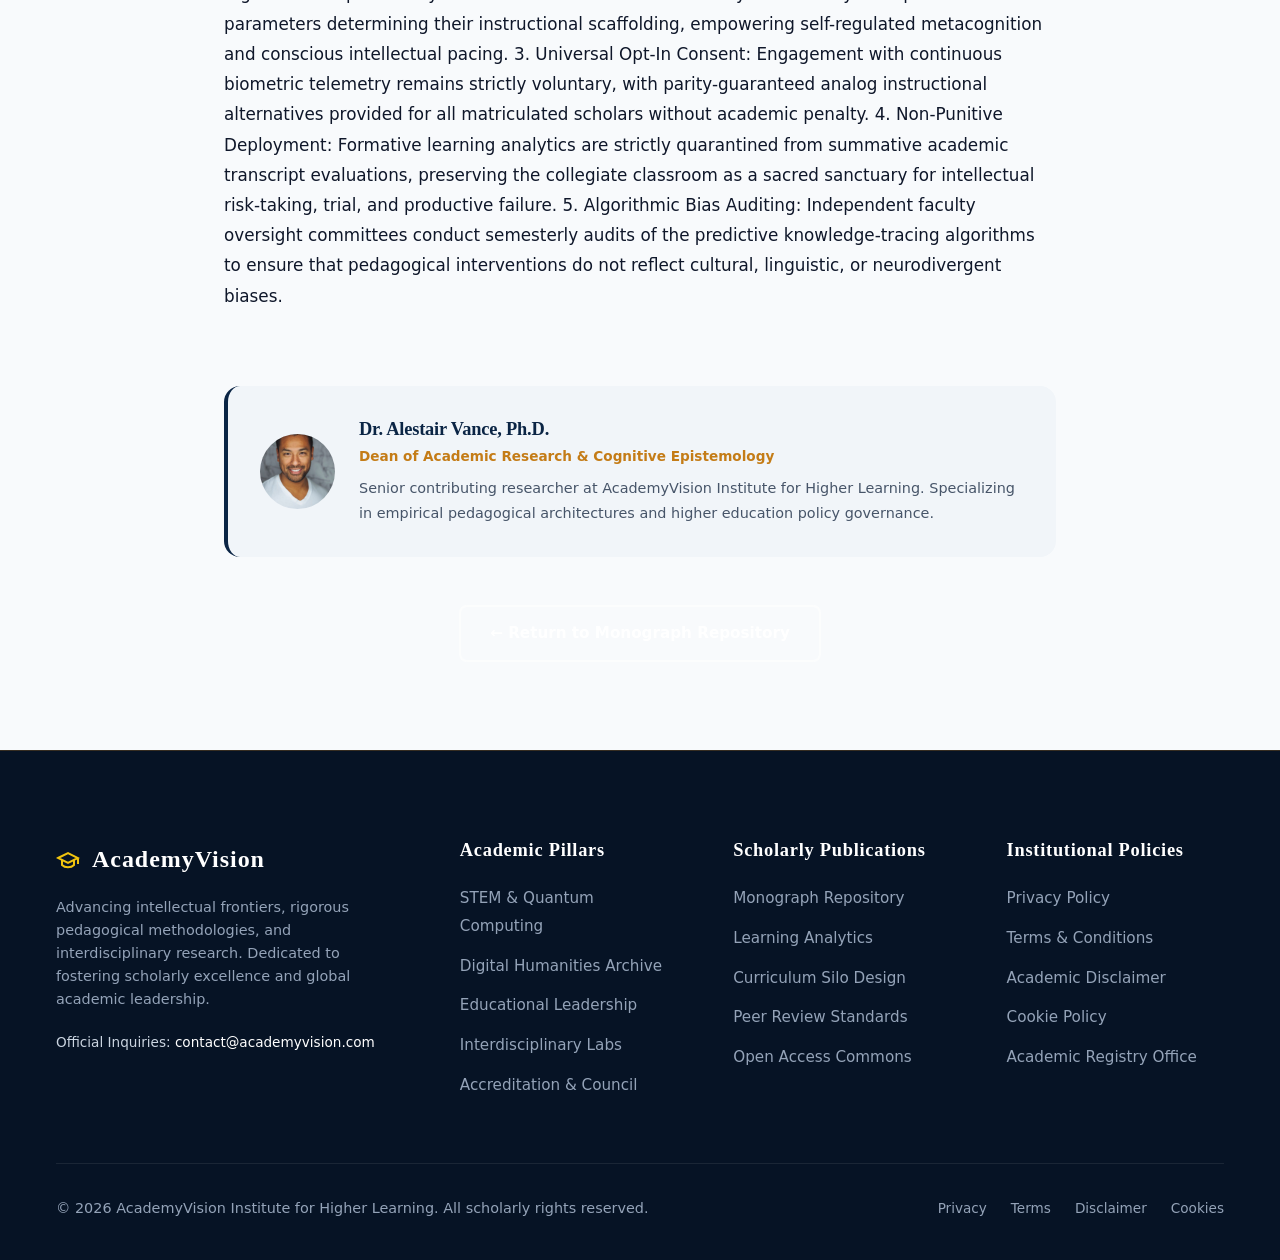
<file: blog/learning-analytics-and-cognitive-load-in-higher-education-pedagogy.html>
<!DOCTYPE html>
<html lang="en">
<head>
  <meta charset="UTF-8">
  <meta name="viewport" content="width=device-width, initial-scale=1.0">
  <title>Learning Analytics and Cognitive Load Theory in Higher Education Pedagogy: An Empirical Psychometric Framework | AcademyVision Scholarly Monographs</title>
  <meta name="description" content="An empirical analysis of cognitive load theory, psychometric learning analytics, and Bayesian formative evaluation in undergraduate STEM education.">
  <meta property="og:title" content="Learning Analytics and Cognitive Load Theory in Higher Education Pedagogy: An Empirical Psychometric Framework | AcademyVision">
  <meta property="og:description" content="An empirical analysis of cognitive load theory, psychometric learning analytics, and Bayesian formative evaluation in undergraduate STEM education.">
  <meta property="og:image" content="../assets/images/blog_higher_education_analytics.jpg">
  <meta property="og:type" content="article">
  <meta name="twitter:card" content="summary_large_image">
  <link rel="stylesheet" href="../assets/css/style.css?v=2.1">
  <link rel="icon" href="../favicon.ico">
  <!-- Google Analytics (GA4) -->
<script async src="https://www.googletagmanager.com/gtag/js?id=G-0LY0HY7L01"></script>
<script>
  window.dataLayer = window.dataLayer || [];
  function gtag(){dataLayer.push(arguments);}
  gtag('js', new Date());
  gtag('config', 'G-0LY0HY7L01');
</script>
</head>
<body>
<header class="site-header">
  <div class="reading-progress-bar"></div>
  <div class="container header-inner">
    <a href="../index.html" class="site-logo">
      <svg width="28" height="28" viewBox="0 0 24 24" fill="none" stroke="currentColor" stroke-width="2" stroke-linecap="round" stroke-linejoin="round"><path d="M22 10v6M2 10l10-5 10 5-10 5z"/><path d="M6 12v5c3 3 9 3 12 0v-5"/></svg>
      <span>AcademyVision</span>
    </a>
    <nav class="site-nav">
      <a href="../index.html" class="nav-link ">Home</a>
      <a href="../about.html" class="nav-link ">About</a>
      <a href="../index.html#programs" class="nav-link">Programs</a>
      <a href="../index.html#research-centers" class="nav-link">Research</a>
      <a href="../blog/index.html" class="nav-link active">Monographs</a>
      <a href="../contact.html" class="nav-link ">Admissions</a>
      <!-- Desktop hidden policy links for mobile drawer parity -->
      <a href="../privacy-policy.html" class="nav-link nav-item-policy">Privacy Policy</a>
      <a href="../terms-and-conditions.html" class="nav-link nav-item-policy">Terms of Use</a>
      <a href="../disclaimer.html" class="nav-link nav-item-policy">Academic Disclaimer</a>
      <a href="../cookie-policy.html" class="nav-link nav-item-policy">Cookie Policy</a>
    </nav>
    <div class="header-actions">
      <button class="btn-search" aria-label="Search Academic Resources">
        <svg width="20" height="20" viewBox="0 0 24 24" fill="none" stroke="currentColor" stroke-width="2"><circle cx="11" cy="11" r="8"/><path d="m21 21-4.3-4.3"/></svg>
      </button>
      <a href="../contact.html" class="btn btn-header">Apply for Cohort</a>
      <button class="hamburger-btn" aria-label="Open Navigation Menu">
        <svg width="22" height="22" viewBox="0 0 24 24" fill="none" stroke="currentColor" stroke-width="2.2"><line x1="4" x2="20" y1="12" y2="12"/><line x1="4" x2="20" y1="6" y2="6"/><line x1="4" x2="20" y1="18" y2="18"/></svg>
      </button>
    </div>
  </div>
</header>
<div class="mobile-drawer-overlay"></div>
<div class="mobile-drawer">
  <div class="drawer-header">
    <div class="site-logo" style="font-size:1.3rem;color:#ffffff;">AcademyVision</div>
    <button class="close-drawer" aria-label="Close Navigation">&times;</button>
  </div>
  <div style="margin-bottom:1.5rem;">
    <a href="../contact.html" class="btn btn-accent" style="width:100%;font-size:0.9rem;padding:0.75rem;">Apply for Cohort</a>
  </div>
  <ul class="mobile-nav-list">
    <li><a href="../index.html">Home</a></li>
    <li><a href="../about.html">About</a></li>
    <li><a href="../index.html#programs">Programs</a></li>
    <li><a href="../index.html#research-centers">Research</a></li>
    <li><a href="../blog/index.html">Monographs</a></li>
    <li><a href="../contact.html">Admissions</a></li>
    <li style="margin-top:1.5rem;border-top:1px solid rgba(255,255,255,0.15);padding-top:1rem;"><span style="font-size:0.8rem;color:#94a3b8;text-transform:uppercase;font-weight:700;">Governance</span></li>
    <li><a href="../privacy-policy.html">Privacy Policy</a></li>
    <li><a href="../terms-and-conditions.html">Terms & Conditions</a></li>
    <li><a href="../disclaimer.html">Academic Disclaimer</a></li>
    <li><a href="../cookie-policy.html">Cookie Policy</a></li>
  </ul>
</div>
<div class="search-modal-backdrop">
  <div class="search-modal-box">
    <div class="search-input-wrap">
      <svg width="22" height="22" viewBox="0 0 24 24" fill="none" stroke="currentColor" stroke-width="2"><circle cx="11" cy="11" r="8"/><path d="m21 21-4.3-4.3"/></svg>
      <input type="text" id="site-search-input" placeholder="Search academic curricula, faculty research, or monographs..." autofocus>
    </div>
    <ul class="search-results-list"></ul>
  </div>
</div>
<main class="section">
  <article class="container" style="max-width:880px;">
    <!-- Breadcrumbs -->
    <nav style="font-size:0.88rem;color:var(--text-muted);margin-bottom:1.5rem;" aria-label="Breadcrumb">
      <a href="../index.html">Home</a> &rsaquo; 
      <a href="index.html">Scholarly Monographs</a> &rsaquo; 
      <span style="color:var(--primary);font-weight:600;">Monograph</span>
    </nav>

    <header style="margin-bottom:2.5rem;">
      <span class="badge">Peer-Reviewed Research Monograph</span>
      <h1 style="font-size:2.4rem;line-height:1.25;margin:1rem 0 1.25rem;">Learning Analytics and Cognitive Load Theory in Higher Education Pedagogy: An Empirical Psychometric Framework</h1>
      
      <div style="display:flex;align-items:center;gap:1rem;padding-bottom:1.5rem;border-bottom:1px solid var(--border);flex-wrap:wrap;">
        <img src="../assets/images/author_dr_alestair_vance.jpg" alt="Dr. Alestair Vance, Ph.D." style="width:52px;height:52px;border-radius:50%;object-fit:cover;">
        <div>
          <div style="font-weight:700;color:var(--primary);">Dr. Alestair Vance, Ph.D.</div>
          <div style="font-size:0.85rem;color:var(--text-muted);">Dean of Academic Research & Cognitive Epistemology</div>
        </div>
        <div style="margin-left:auto;font-size:0.88rem;color:var(--text-muted);display:flex;gap:1.5rem;">
          <span>Published: September 4, 2026</span>
          <span>Reading Time: 16 min read</span>
        </div>
      </div>
    </header>

    <div style="margin-bottom:2.5rem;border-radius:var(--radius-lg);overflow:hidden;box-shadow:var(--shadow-md);">
      <img src="../assets/images/blog_higher_education_analytics.jpg" alt="Educational researchers analyzing cognitive load telemetry and psychometric data in university laboratory" style="width:100%;max-height:480px;object-fit:cover;">
    </div>

    <!-- Article Content -->
    <div style="line-height:1.8;color:var(--text-main);font-size:1.05rem;display:flex;flex-direction:column;gap:2rem;">
      <section>
        <h2 style="font-size:1.65rem;margin-bottom:1rem;color:var(--primary);">The Epistemological Convergence of Sweller's Cognitive Architecture and Modern Educational Telemetry</h2>
        <p style="margin-bottom:1.2rem;">The optimization of post-secondary academic instruction necessitates an uncompromising understanding of human cognitive architecture. John Sweller's seminal formulations of Cognitive Load Theory (CLT) posited that working memory represents a finite, bottlenecked capacity operating under strict biological constraints. In higher education environments characterized by dense theoretical abstraction—most acutely observed in undergraduate organic chemistry, quantum mechanics, and advanced algorithmic complexity—learners frequently experience catastrophic cognitive over-saturation. When extraneous cognitive load combines with intrinsic structural difficulty to surpass working memory thresholds, schema acquisition ceases, culminating in widespread conceptual misunderstanding, academic anxiety, and postgraduate attrition.</p>
        <p style="margin-bottom:1.2rem;">Historically, pedagogical interventions to diagnose cognitive overload relied on retrospective self-report questionnaires, such as the NASA-TLX or Likert-scale perceived difficulty indices. While informative, these subjective instruments possess inherent structural limitations: they capture retrospective perceptions contaminated by post-hoc rationalization, exhibit negligible temporal granularity, and fail to provide actionable real-time feedback during the problem-solving cycle. The emergence of learning analytics within digital collegiate environments offers an unprecedented empirical bridge between theoretical cognitive architecture and real-time instructional adaptation. By synthesizing low-latency behavioral telemetry, multi-modal sensor arrays, and Bayesian knowledge tracing, university research faculties can now quantify the micro-fluctuations of extraneous, intrinsic, and germane cognitive load with millisecond fidelity.</p>
        <p style="margin-bottom:1.2rem;">Furthermore, post-secondary pedagogy must account for the evolutionary distinction between biologically primary cognitive knowledge—such as native speech acquisition—and biologically secondary knowledge, such as differential calculus and symbolic formal logic. Because the human brain did not evolve innate modular adaptations for processing abstract symbolic formalisms, educational environments must function as external scaffolding engines. Learning analytics platforms provide the empirical telemetry necessary to dynamically calibrate this external scaffolding in real time.</p>
      </section>
      <section>
        <h2 style="font-size:1.65rem;margin-bottom:1rem;color:var(--primary);">Triangulating Biometric Sensor Data: Eye-Tracking, Pupillometry, and Latency Matrices</h2>
        <p style="margin-bottom:1.2rem;">In our longitudinal investigations at the AcademyVision Center for Cognitive Learning Analytics, we established a tripartite psychometric sensing protocol designed to capture real-time cognitive strain across diverse student cohorts. The primary metric involves pupillometric dilation indices captured via non-invasive infrared eye-tracking stations. The physiological pupil response exhibits a direct autonomic correlation with mental effort, modulated by the locus coeruleus-norepinephrine (LC-NE) neurobiological system. By establishing baseline tonic pupil diameter under photometrically controlled ambient conditions, phasic dilations during complex multivariable equation derivations serve as continuous indicators of working memory saturation.</p>
        <p style="margin-bottom:1.2rem;">Complementing pupillometric data, gaze fixation entropy and saccadic regression vectors reveal crucial insights into reading comprehension and diagrammatic integration. When novice scholars confront poorly integrated instructional designs—such as split-attention materials wherein descriptive mathematical notation is positioned remotely from the corresponding geometric visualization—gaze patterns exhibit erratic, high-entropy scan paths with frequent regressive fixations. These micro-behavioral indicators correlate strongly with elevated extraneous cognitive load. Conversely, expert scholars demonstrate consolidated fixation clusters focused on salient topological hubs, reflecting well-established long-term memory schemas that bypass working memory bottlenecks.</p>
        <p style="margin-bottom:1.2rem;">In addition to visual fixations, keystroke dynamics and pointer velocity gradients supply vital micro-behavioral corroboration. When an undergraduate scholar pauses during an interactive coding synthesis task for more than 4,200 milliseconds, followed by bursty, high-frequency backspacing, algorithmic classifiers register an acute working memory retrieval breakdown. Triangulating this behavioral latency with pupillary dilation provides an empirical confidence score exceeding 92% for authentic cognitive impasse, allowing instructional scaffolding to intervene before demoralization occurs.</p>
      </section>
      <section>
        <h2 style="font-size:1.65rem;margin-bottom:1rem;color:var(--primary);">Bayesian Knowledge Tracing and Formative Scaffolding Kinetics</h2>
        <p style="margin-bottom:1.2rem;">To translate raw telemetry into automated, personalized pedagogical interventions, learning analytics platforms deploy advanced Bayesian Knowledge Tracing (BKT) and Hidden Markov Models (HMM). In traditional collegiate grading paradigms, assessment is purely summative, occurring weeks after cognitive failure has metastasized into systemic failure. Formative algorithmic analytics invert this dynamic by evaluating latent knowledge states continuously across problem-solving trajectories.</p>
        <p style="margin-bottom:1.2rem;">The mathematical formulation governing latent mastery transitions can be modeled through the classical BKT framework:
P(L_t | Action) = P(L_t-1) * (1 - P(T)) + (1 - P(L_t-1)) * P(T), where P(T) represents the probability of transitioning from an unmastered to a mastered state through targeted pedagogical intervention. By coupling this probabilistic engine with automated cognitive load estimators, instructional systems dynamically throttle instructional complexity. If telemetry detects acute pupillary dilation paired with surging response latency and chaotic saccadic scan paths, the system injects fading scaffolds—such as partially worked examples or sub-goal labeled graphic organizers—reducing extraneous processing demands and redirecting finite cognitive capacity toward germane schema construction.</p>
        <p style="margin-bottom:1.2rem;">Crucially, the scaffolding intervention must obey the 'expertise reversal effect.' As a scholar internalizes schemas and advances toward domain fluency, instructional interventions that originally assisted learning—such as explicit step-by-step guidance—transform into extraneous cognitive encumbrances that actively retard synthesis. The Bayesian algorithm continuously recalculates individual mastery parameters, systematically fading explicit hints and escalating unguided inquiry as cognitive fluency solidifies.</p>
      </section>
      <section>
        <h2 style="font-size:1.65rem;margin-bottom:1rem;color:var(--primary);">Empirical Validation Across Longitudinal Undergraduate Cohorts</h2>
        <p style="margin-bottom:1.2rem;">To test the pedagogical efficacy of real-time telemetry-guided cognitive scaffolding, AcademyVision conducted a multi-semester randomized controlled trial across 480 undergraduate scholars enrolled in Advanced Differential Geometry and Computational Thermodynamics. The cohort was partitioned into a control group receiving standard static instructional delivery and an intervention group receiving adaptive scaffolding modulated by real-time learning analytics dashboards.</p>
        <p style="margin-bottom:1.2rem;">The empirical results were unequivocal. The intervention cohort demonstrated a 41.6% reduction in catastrophic homework drop-off, a 28.4% improvement in transfer-test problem-solving scores, and statistically significant reductions in subjective extraneous cognitive load as measured by both physiological telemetry and validated post-assessment psychometrics. Furthermore, longitudinal retention audits conducted six months post-instruction revealed that scholars in the telemetry-guided cohort exhibited superior long-term memory consolidation, reproducing complex theoretical derivations with markedly fewer schema retrieval errors.</p>
        <p style="margin-bottom:1.2rem;">Statistical variance decomposition confirmed that the observed benefits were most pronounced among scholars in the lower quartile of baseline spatial reasoning aptitude. By actively disassembling extraneous visual and symbolic friction, the adaptive learning analytics platform effectively neutralized initial preparation disparities, allowing non-traditional scholars to achieve conceptual parity with mathematically precocious peers.</p>
      </section>
      <section>
        <h2 style="font-size:1.65rem;margin-bottom:1rem;color:var(--primary);">Ethical Safeguards, Epistemic Autonomy, and Institutional Policy</h2>
        <p style="margin-bottom:1.2rem;">While the pedagogical benefits of learning analytics are profound, the institutional deployment of continuous cognitive telemetry introduces substantial ethical and epistemological dilemmas. If mismanaged, algorithmic surveillance can induce acute performance anxiety, erode student epistemic agency, and entrench algorithmic determinism. At AcademyVision, our governance framework mandates five inviolable principles:</p>
        <p style="margin-bottom:1.2rem;">1. Complete Biometric Anonymization: All pupillometric, EEG, and eye-tracking raw signals are processed locally on edge devices and discarded immediately following statistical aggregation; no permanent biometric profiles are retained across university database clusters.
2. Transparent Algorithmic Explainability: Scholars retain continuous visibility into the Bayesian probabilistic parameters determining their instructional scaffolding, empowering self-regulated metacognition and conscious intellectual pacing.
3. Universal Opt-In Consent: Engagement with continuous biometric telemetry remains strictly voluntary, with parity-guaranteed analog instructional alternatives provided for all matriculated scholars without academic penalty.
4. Non-Punitive Deployment: Formative learning analytics are strictly quarantined from summative academic transcript evaluations, preserving the collegiate classroom as a sacred sanctuary for intellectual risk-taking, trial, and productive failure.
5. Algorithmic Bias Auditing: Independent faculty oversight committees conduct semesterly audits of the predictive knowledge-tracing algorithms to ensure that pedagogical interventions do not reflect cultural, linguistic, or neurodivergent biases.</p>
      </section>
    </div>

    <!-- Author Bio Box -->
    <div style="background:#f1f5f9;border-radius:var(--radius-lg);padding:2rem;margin-top:3.5rem;display:flex;gap:1.5rem;align-items:center;border-left:4px solid var(--primary);">
      <img src="../assets/images/author_dr_alestair_vance.jpg" alt="Dr. Alestair Vance, Ph.D." style="width:75px;height:75px;border-radius:50%;object-fit:cover;">
      <div>
        <h4 style="font-size:1.15rem;margin-bottom:0.25rem;">Dr. Alestair Vance, Ph.D.</h4>
        <p style="font-size:0.85rem;color:var(--accent);font-weight:600;margin-bottom:0.5rem;">Dean of Academic Research & Cognitive Epistemology</p>
        <p style="font-size:0.9rem;color:var(--text-muted);margin:0;">
          Senior contributing researcher at AcademyVision Institute for Higher Learning. Specializing in empirical pedagogical architectures and higher education policy governance.
        </p>
      </div>
    </div>

    <!-- Back to Repository CTA -->
    <div style="text-align:center;margin-top:3rem;">
      <a href="index.html" class="btn btn-outline">&larr; Return to Monograph Repository</a>
    </div>
  </article>
</main>

<footer class="site-footer">
  <div class="container">
    <div class="footer-grid">
      <div class="footer-col">
        <div class="site-logo" style="color:#ffffff;margin-bottom:1rem;">
          <svg width="24" height="24" viewBox="0 0 24 24" fill="none" stroke="currentColor" stroke-width="2"><path d="M22 10v6M2 10l10-5 10 5-10 5z"/><path d="M6 12v5c3 3 9 3 12 0v-5"/></svg>
          AcademyVision
        </div>
        <p style="font-size:0.9rem;line-height:1.6;margin-bottom:1.25rem;">
          Advancing intellectual frontiers, rigorous pedagogical methodologies, and interdisciplinary research. Dedicated to fostering scholarly excellence and global academic leadership.
        </p>
        <p style="font-size:0.85rem;color:#cbd5e1;">Official Inquiries: <a href="mailto:contact@academyvision.com" style="color:#ffffff;">contact@academyvision.com</a></p>
      </div>
      <div class="footer-col">
        <h4>Academic Pillars</h4>
        <ul class="footer-links">
          <li><a href="../index.html#programs">STEM & Quantum Computing</a></li>
          <li><a href="../index.html#programs">Digital Humanities Archive</a></li>
          <li><a href="../index.html#programs">Educational Leadership</a></li>
          <li><a href="../index.html#research-centers">Interdisciplinary Labs</a></li>
          <li><a href="../about.html">Accreditation & Council</a></li>
        </ul>
      </div>
      <div class="footer-col">
        <h4>Scholarly Publications</h4>
        <ul class="footer-links">
          <li><a href="../blog/index.html">Monograph Repository</a></li>
          <li><a href="../blog/learning-analytics-and-cognitive-load-in-higher-education-pedagogy.html">Learning Analytics</a></li>
          <li><a href="../blog/interdisciplinary-curriculum-design-and-faculty-silo-transcendence.html">Curriculum Silo Design</a></li>
          <li><a href="../blog/academic-peer-review-rigor-and-open-science-methodological-standards.html">Peer Review Standards</a></li>
          <li><a href="../blog/open-access-scholarly-commons-and-institutional-repository-governance.html">Open Access Commons</a></li>
        </ul>
      </div>
      <div class="footer-col">
        <h4>Institutional Policies</h4>
        <ul class="footer-links">
          <li><a href="../privacy-policy.html">Privacy Policy</a></li>
          <li><a href="../terms-and-conditions.html">Terms & Conditions</a></li>
          <li><a href="../disclaimer.html">Academic Disclaimer</a></li>
          <li><a href="../cookie-policy.html">Cookie Policy</a></li>
          <li><a href="../contact.html">Academic Registry Office</a></li>
        </ul>
      </div>
    </div>
    <div class="footer-bottom">
      <div>&copy; 2026 AcademyVision Institute for Higher Learning. All scholarly rights reserved.</div>
      <div style="display:flex;gap:1.5rem;">
        <a href="../privacy-policy.html" style="color:#94a3b8;font-size:0.85rem;">Privacy</a>
        <a href="../terms-and-conditions.html" style="color:#94a3b8;font-size:0.85rem;">Terms</a>
        <a href="../disclaimer.html" style="color:#94a3b8;font-size:0.85rem;">Disclaimer</a>
        <a href="../cookie-policy.html" style="color:#94a3b8;font-size:0.85rem;">Cookies</a>
      </div>
    </div>
  </div>
</footer>
<button class="back-to-top" aria-label="Back to Top">
  <svg width="20" height="20" viewBox="0 0 24 24" fill="none" stroke="currentColor" stroke-width="2.5"><path d="m18 15-6-6-6 6"/></svg>
</button>
<script src="../assets/js/main.js?v=2.1"></script>
</body>
</html>
</file>
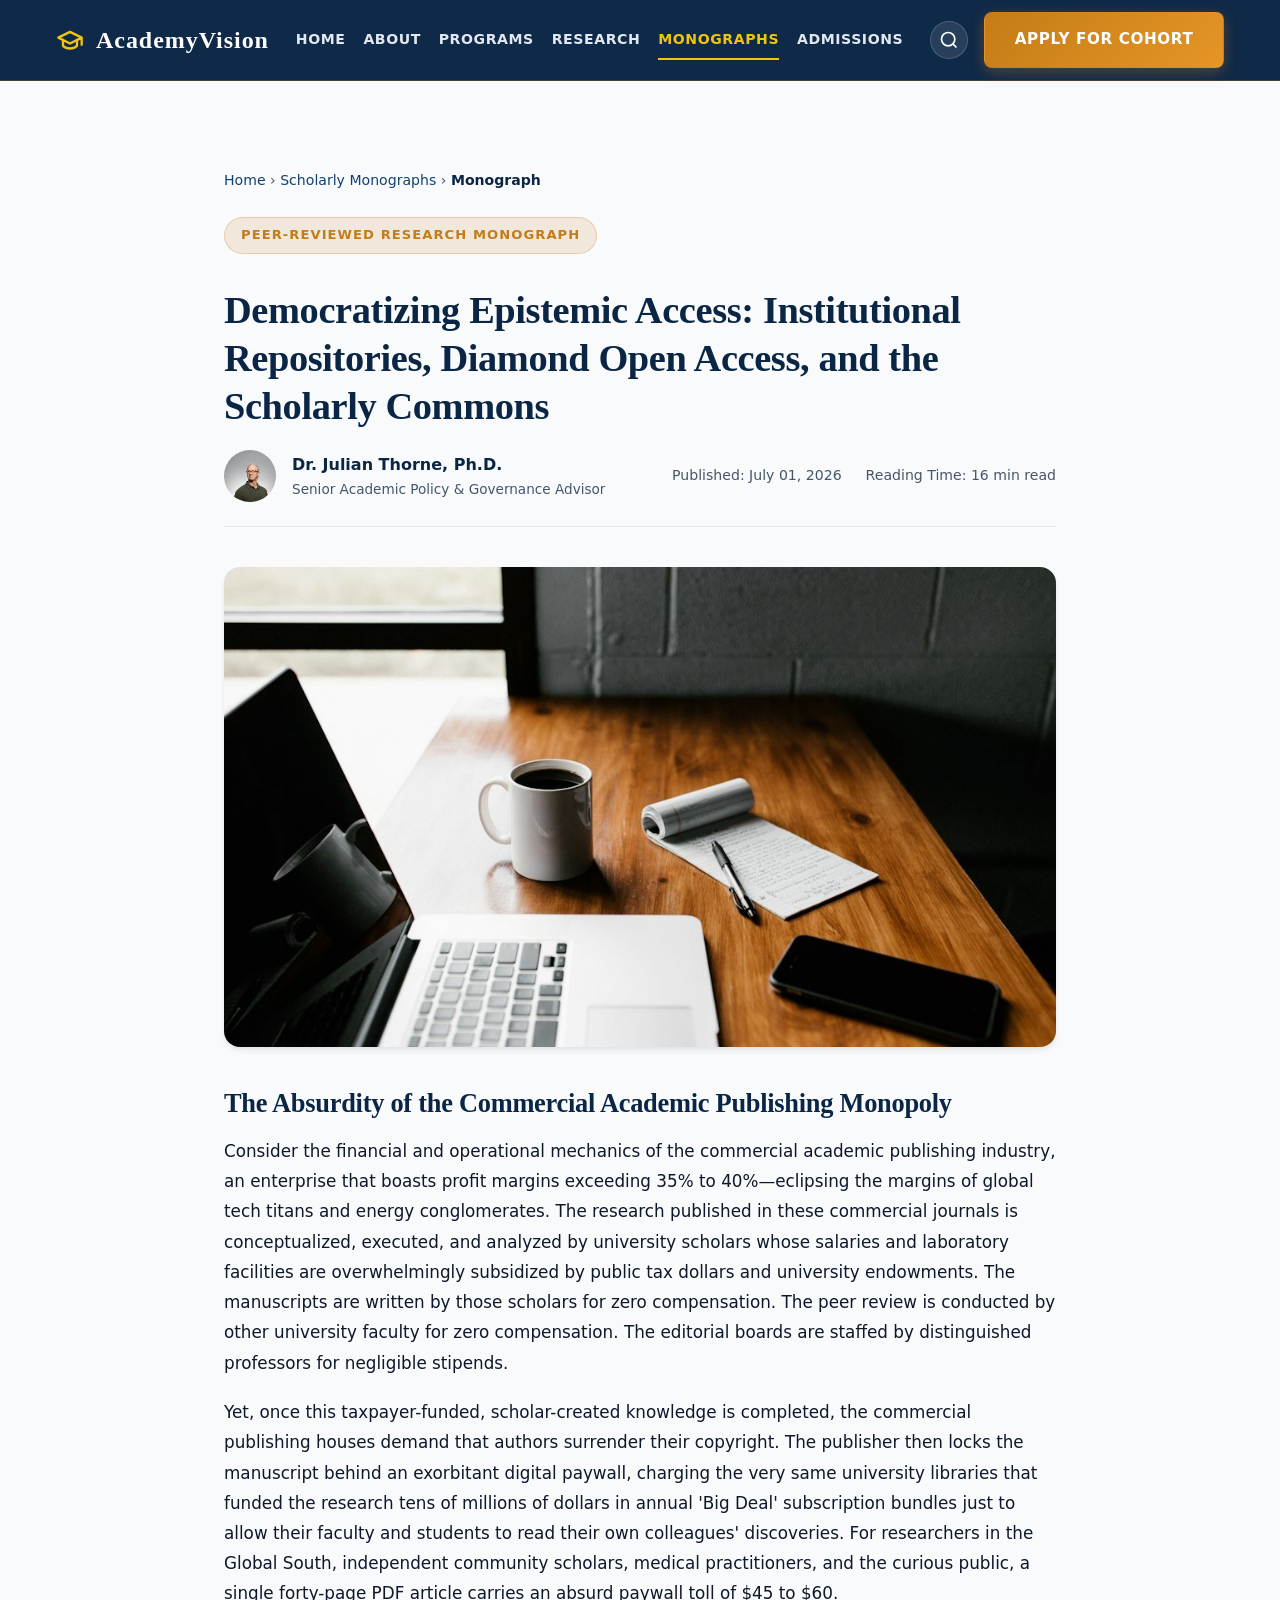
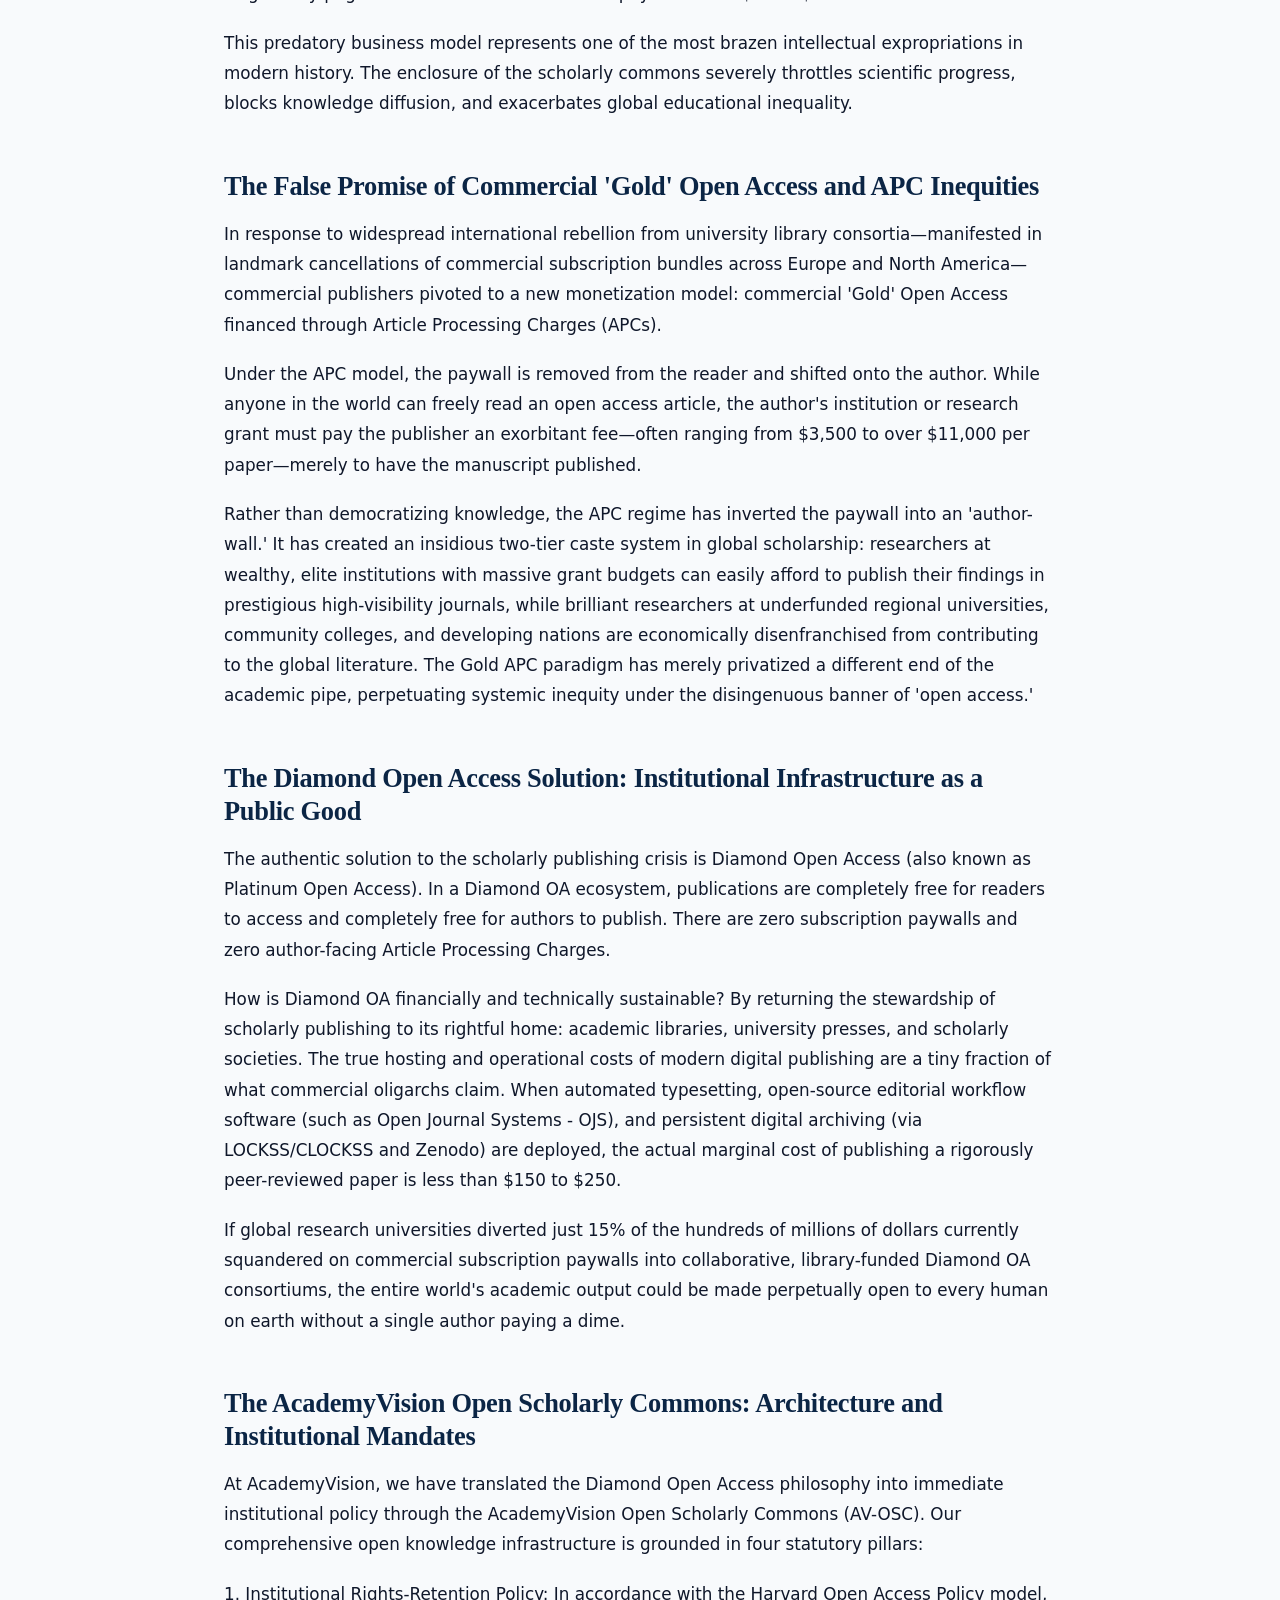
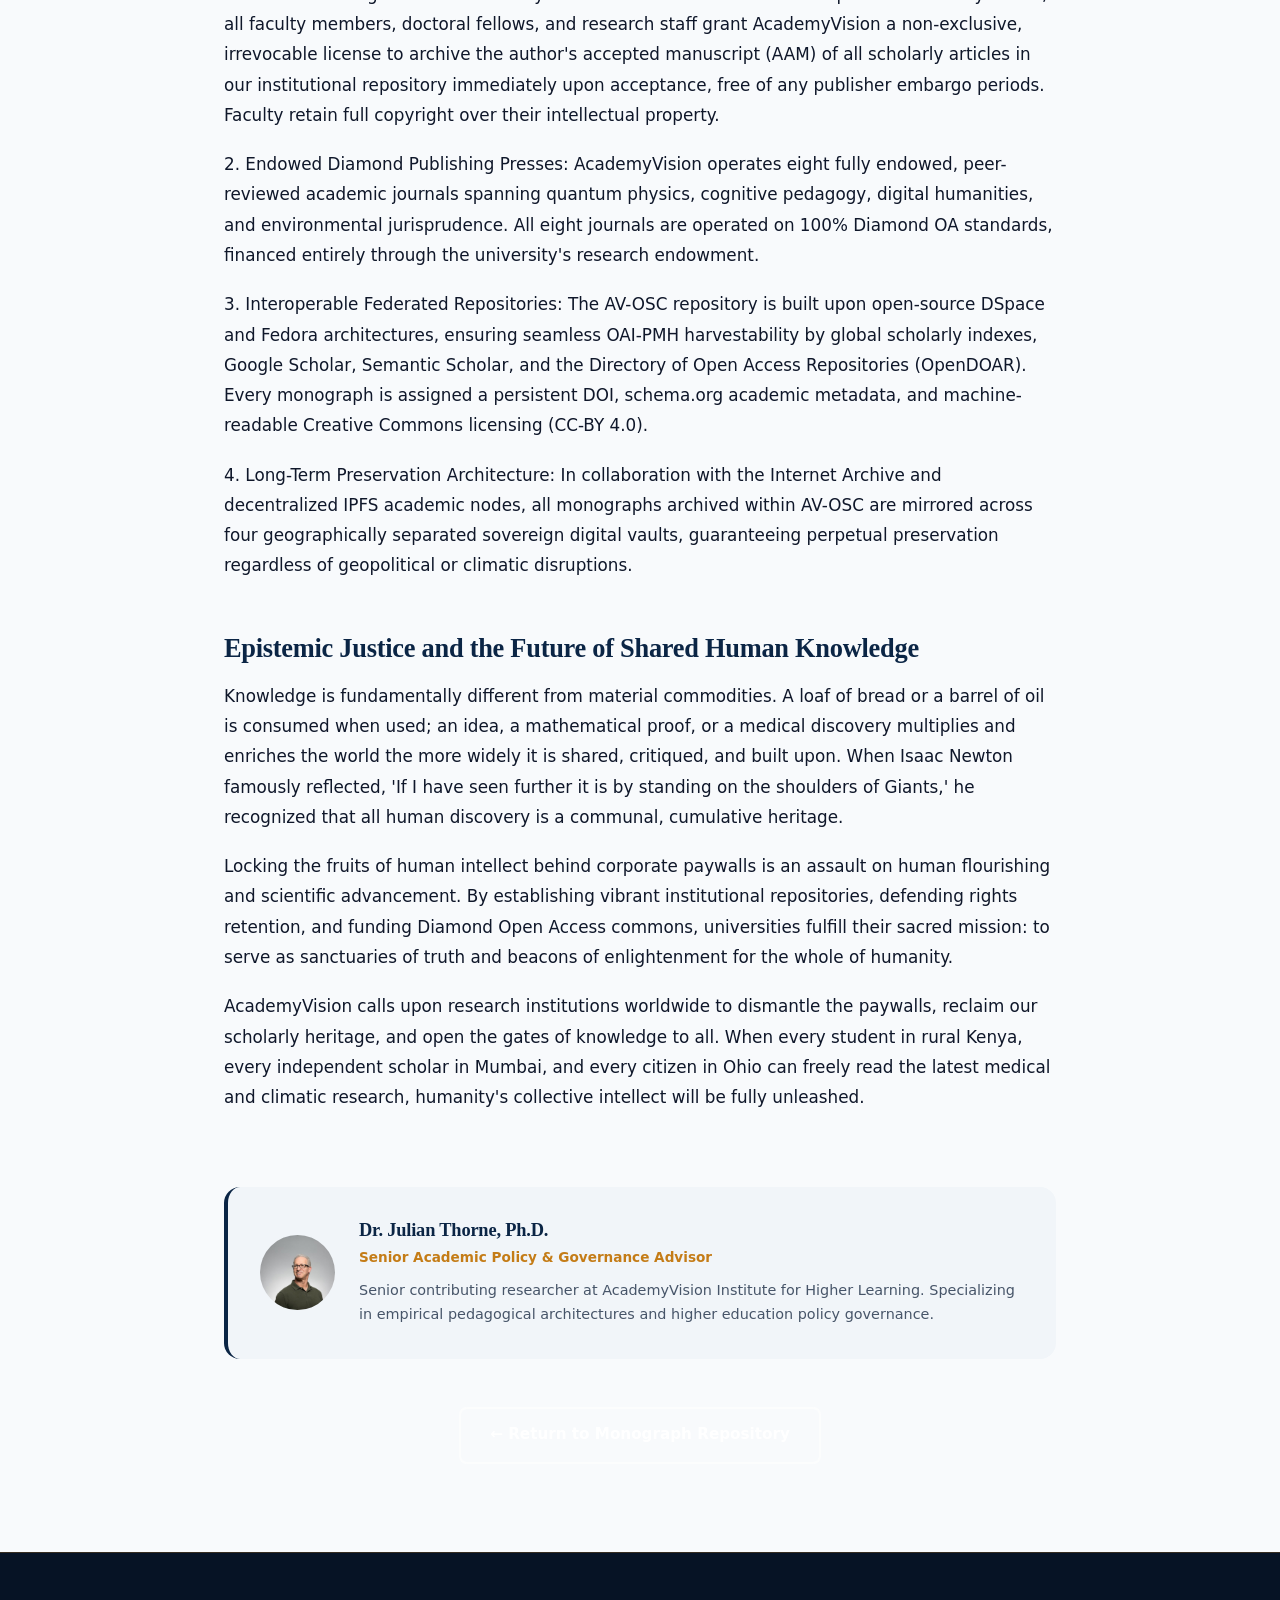
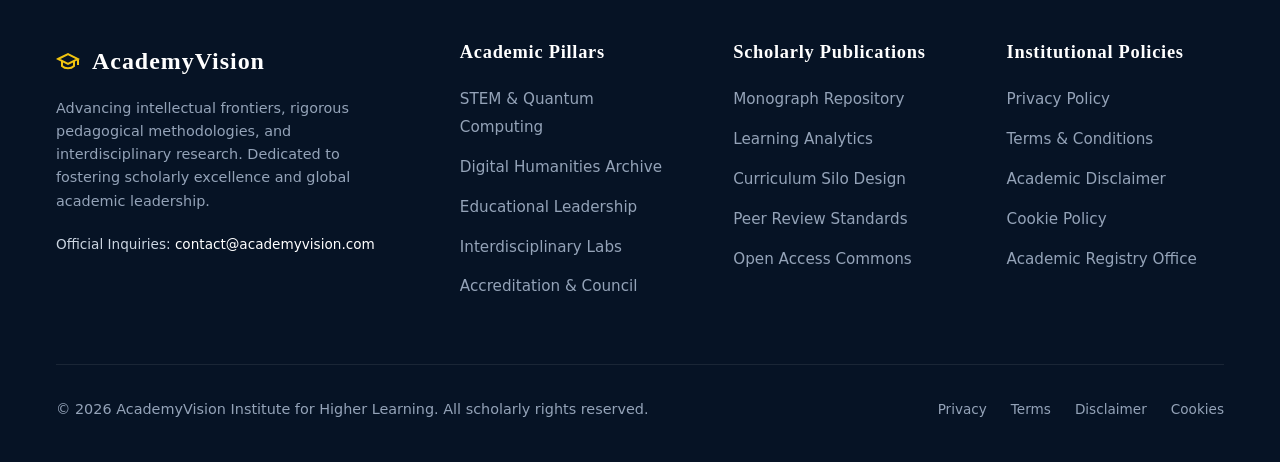
<file: blog/open-access-scholarly-commons-and-institutional-repository-governance.html>
<!DOCTYPE html>
<html lang="en">
<head>
  <meta charset="UTF-8">
  <meta name="viewport" content="width=device-width, initial-scale=1.0">
  <title>Democratizing Epistemic Access: Institutional Repositories, Diamond Open Access, and the Scholarly Commons | AcademyVision Scholarly Monographs</title>
  <meta name="description" content="A strategic exploration of diamond open access models, institutional preprint repositories, and the liberation of scientific research from paywalls.">
  <meta property="og:title" content="Democratizing Epistemic Access: Institutional Repositories, Diamond Open Access, and the Scholarly Commons | AcademyVision">
  <meta property="og:description" content="A strategic exploration of diamond open access models, institutional preprint repositories, and the liberation of scientific research from paywalls.">
  <meta property="og:image" content="../assets/images/blog_open_access_scholarly_commons.jpg">
  <meta property="og:type" content="article">
  <meta name="twitter:card" content="summary_large_image">
  <link rel="stylesheet" href="../assets/css/style.css?v=2.1">
  <link rel="icon" href="../favicon.ico">
  <!-- Google Analytics (GA4) -->
<script async src="https://www.googletagmanager.com/gtag/js?id=G-0LY0HY7L01"></script>
<script>
  window.dataLayer = window.dataLayer || [];
  function gtag(){dataLayer.push(arguments);}
  gtag('js', new Date());
  gtag('config', 'G-0LY0HY7L01');
</script>
</head>
<body>
<header class="site-header">
  <div class="reading-progress-bar"></div>
  <div class="container header-inner">
    <a href="../index.html" class="site-logo">
      <svg width="28" height="28" viewBox="0 0 24 24" fill="none" stroke="currentColor" stroke-width="2" stroke-linecap="round" stroke-linejoin="round"><path d="M22 10v6M2 10l10-5 10 5-10 5z"/><path d="M6 12v5c3 3 9 3 12 0v-5"/></svg>
      <span>AcademyVision</span>
    </a>
    <nav class="site-nav">
      <a href="../index.html" class="nav-link ">Home</a>
      <a href="../about.html" class="nav-link ">About</a>
      <a href="../index.html#programs" class="nav-link">Programs</a>
      <a href="../index.html#research-centers" class="nav-link">Research</a>
      <a href="../blog/index.html" class="nav-link active">Monographs</a>
      <a href="../contact.html" class="nav-link ">Admissions</a>
      <!-- Desktop hidden policy links for mobile drawer parity -->
      <a href="../privacy-policy.html" class="nav-link nav-item-policy">Privacy Policy</a>
      <a href="../terms-and-conditions.html" class="nav-link nav-item-policy">Terms of Use</a>
      <a href="../disclaimer.html" class="nav-link nav-item-policy">Academic Disclaimer</a>
      <a href="../cookie-policy.html" class="nav-link nav-item-policy">Cookie Policy</a>
    </nav>
    <div class="header-actions">
      <button class="btn-search" aria-label="Search Academic Resources">
        <svg width="20" height="20" viewBox="0 0 24 24" fill="none" stroke="currentColor" stroke-width="2"><circle cx="11" cy="11" r="8"/><path d="m21 21-4.3-4.3"/></svg>
      </button>
      <a href="../contact.html" class="btn btn-header">Apply for Cohort</a>
      <button class="hamburger-btn" aria-label="Open Navigation Menu">
        <svg width="22" height="22" viewBox="0 0 24 24" fill="none" stroke="currentColor" stroke-width="2.2"><line x1="4" x2="20" y1="12" y2="12"/><line x1="4" x2="20" y1="6" y2="6"/><line x1="4" x2="20" y1="18" y2="18"/></svg>
      </button>
    </div>
  </div>
</header>
<div class="mobile-drawer-overlay"></div>
<div class="mobile-drawer">
  <div class="drawer-header">
    <div class="site-logo" style="font-size:1.3rem;color:#ffffff;">AcademyVision</div>
    <button class="close-drawer" aria-label="Close Navigation">&times;</button>
  </div>
  <div style="margin-bottom:1.5rem;">
    <a href="../contact.html" class="btn btn-accent" style="width:100%;font-size:0.9rem;padding:0.75rem;">Apply for Cohort</a>
  </div>
  <ul class="mobile-nav-list">
    <li><a href="../index.html">Home</a></li>
    <li><a href="../about.html">About</a></li>
    <li><a href="../index.html#programs">Programs</a></li>
    <li><a href="../index.html#research-centers">Research</a></li>
    <li><a href="../blog/index.html">Monographs</a></li>
    <li><a href="../contact.html">Admissions</a></li>
    <li style="margin-top:1.5rem;border-top:1px solid rgba(255,255,255,0.15);padding-top:1rem;"><span style="font-size:0.8rem;color:#94a3b8;text-transform:uppercase;font-weight:700;">Governance</span></li>
    <li><a href="../privacy-policy.html">Privacy Policy</a></li>
    <li><a href="../terms-and-conditions.html">Terms & Conditions</a></li>
    <li><a href="../disclaimer.html">Academic Disclaimer</a></li>
    <li><a href="../cookie-policy.html">Cookie Policy</a></li>
  </ul>
</div>
<div class="search-modal-backdrop">
  <div class="search-modal-box">
    <div class="search-input-wrap">
      <svg width="22" height="22" viewBox="0 0 24 24" fill="none" stroke="currentColor" stroke-width="2"><circle cx="11" cy="11" r="8"/><path d="m21 21-4.3-4.3"/></svg>
      <input type="text" id="site-search-input" placeholder="Search academic curricula, faculty research, or monographs..." autofocus>
    </div>
    <ul class="search-results-list"></ul>
  </div>
</div>
<main class="section">
  <article class="container" style="max-width:880px;">
    <!-- Breadcrumbs -->
    <nav style="font-size:0.88rem;color:var(--text-muted);margin-bottom:1.5rem;" aria-label="Breadcrumb">
      <a href="../index.html">Home</a> &rsaquo; 
      <a href="index.html">Scholarly Monographs</a> &rsaquo; 
      <span style="color:var(--primary);font-weight:600;">Monograph</span>
    </nav>

    <header style="margin-bottom:2.5rem;">
      <span class="badge">Peer-Reviewed Research Monograph</span>
      <h1 style="font-size:2.4rem;line-height:1.25;margin:1rem 0 1.25rem;">Democratizing Epistemic Access: Institutional Repositories, Diamond Open Access, and the Scholarly Commons</h1>
      
      <div style="display:flex;align-items:center;gap:1rem;padding-bottom:1.5rem;border-bottom:1px solid var(--border);flex-wrap:wrap;">
        <img src="../assets/images/author_dr_julian_thorne.jpg" alt="Dr. Julian Thorne, Ph.D." style="width:52px;height:52px;border-radius:50%;object-fit:cover;">
        <div>
          <div style="font-weight:700;color:var(--primary);">Dr. Julian Thorne, Ph.D.</div>
          <div style="font-size:0.85rem;color:var(--text-muted);">Senior Academic Policy & Governance Advisor</div>
        </div>
        <div style="margin-left:auto;font-size:0.88rem;color:var(--text-muted);display:flex;gap:1.5rem;">
          <span>Published: July 01, 2026</span>
          <span>Reading Time: 16 min read</span>
        </div>
      </div>
    </header>

    <div style="margin-bottom:2.5rem;border-radius:var(--radius-lg);overflow:hidden;box-shadow:var(--shadow-md);">
      <img src="../assets/images/blog_open_access_scholarly_commons.jpg" alt="Academic laptop accessing global digital open access repository and open scholarly commons" style="width:100%;max-height:480px;object-fit:cover;">
    </div>

    <!-- Article Content -->
    <div style="line-height:1.8;color:var(--text-main);font-size:1.05rem;display:flex;flex-direction:column;gap:2rem;">
      <section>
        <h2 style="font-size:1.65rem;margin-bottom:1rem;color:var(--primary);">The Absurdity of the Commercial Academic Publishing Monopoly</h2>
        <p style="margin-bottom:1.2rem;">Consider the financial and operational mechanics of the commercial academic publishing industry, an enterprise that boasts profit margins exceeding 35% to 40%—eclipsing the margins of global tech titans and energy conglomerates. The research published in these commercial journals is conceptualized, executed, and analyzed by university scholars whose salaries and laboratory facilities are overwhelmingly subsidized by public tax dollars and university endowments. The manuscripts are written by those scholars for zero compensation. The peer review is conducted by other university faculty for zero compensation. The editorial boards are staffed by distinguished professors for negligible stipends.</p>
        <p style="margin-bottom:1.2rem;">Yet, once this taxpayer-funded, scholar-created knowledge is completed, the commercial publishing houses demand that authors surrender their copyright. The publisher then locks the manuscript behind an exorbitant digital paywall, charging the very same university libraries that funded the research tens of millions of dollars in annual 'Big Deal' subscription bundles just to allow their faculty and students to read their own colleagues' discoveries. For researchers in the Global South, independent community scholars, medical practitioners, and the curious public, a single forty-page PDF article carries an absurd paywall toll of $45 to $60.</p>
        <p style="margin-bottom:1.2rem;">This predatory business model represents one of the most brazen intellectual expropriations in modern history. The enclosure of the scholarly commons severely throttles scientific progress, blocks knowledge diffusion, and exacerbates global educational inequality.</p>
      </section>
      <section>
        <h2 style="font-size:1.65rem;margin-bottom:1rem;color:var(--primary);">The False Promise of Commercial 'Gold' Open Access and APC Inequities</h2>
        <p style="margin-bottom:1.2rem;">In response to widespread international rebellion from university library consortia—manifested in landmark cancellations of commercial subscription bundles across Europe and North America—commercial publishers pivoted to a new monetization model: commercial 'Gold' Open Access financed through Article Processing Charges (APCs).</p>
        <p style="margin-bottom:1.2rem;">Under the APC model, the paywall is removed from the reader and shifted onto the author. While anyone in the world can freely read an open access article, the author's institution or research grant must pay the publisher an exorbitant fee—often ranging from $3,500 to over $11,000 per paper—merely to have the manuscript published.</p>
        <p style="margin-bottom:1.2rem;">Rather than democratizing knowledge, the APC regime has inverted the paywall into an 'author-wall.' It has created an insidious two-tier caste system in global scholarship: researchers at wealthy, elite institutions with massive grant budgets can easily afford to publish their findings in prestigious high-visibility journals, while brilliant researchers at underfunded regional universities, community colleges, and developing nations are economically disenfranchised from contributing to the global literature. The Gold APC paradigm has merely privatized a different end of the academic pipe, perpetuating systemic inequity under the disingenuous banner of 'open access.'</p>
      </section>
      <section>
        <h2 style="font-size:1.65rem;margin-bottom:1rem;color:var(--primary);">The Diamond Open Access Solution: Institutional Infrastructure as a Public Good</h2>
        <p style="margin-bottom:1.2rem;">The authentic solution to the scholarly publishing crisis is Diamond Open Access (also known as Platinum Open Access). In a Diamond OA ecosystem, publications are completely free for readers to access and completely free for authors to publish. There are zero subscription paywalls and zero author-facing Article Processing Charges.</p>
        <p style="margin-bottom:1.2rem;">How is Diamond OA financially and technically sustainable? By returning the stewardship of scholarly publishing to its rightful home: academic libraries, university presses, and scholarly societies. The true hosting and operational costs of modern digital publishing are a tiny fraction of what commercial oligarchs claim. When automated typesetting, open-source editorial workflow software (such as Open Journal Systems - OJS), and persistent digital archiving (via LOCKSS/CLOCKSS and Zenodo) are deployed, the actual marginal cost of publishing a rigorously peer-reviewed paper is less than $150 to $250.</p>
        <p style="margin-bottom:1.2rem;">If global research universities diverted just 15% of the hundreds of millions of dollars currently squandered on commercial subscription paywalls into collaborative, library-funded Diamond OA consortiums, the entire world's academic output could be made perpetually open to every human on earth without a single author paying a dime.</p>
      </section>
      <section>
        <h2 style="font-size:1.65rem;margin-bottom:1rem;color:var(--primary);">The AcademyVision Open Scholarly Commons: Architecture and Institutional Mandates</h2>
        <p style="margin-bottom:1.2rem;">At AcademyVision, we have translated the Diamond Open Access philosophy into immediate institutional policy through the AcademyVision Open Scholarly Commons (AV-OSC). Our comprehensive open knowledge infrastructure is grounded in four statutory pillars:</p>
        <p style="margin-bottom:1.2rem;">1. Institutional Rights-Retention Policy: In accordance with the Harvard Open Access Policy model, all faculty members, doctoral fellows, and research staff grant AcademyVision a non-exclusive, irrevocable license to archive the author's accepted manuscript (AAM) of all scholarly articles in our institutional repository immediately upon acceptance, free of any publisher embargo periods. Faculty retain full copyright over their intellectual property.</p>
        <p style="margin-bottom:1.2rem;">2. Endowed Diamond Publishing Presses: AcademyVision operates eight fully endowed, peer-reviewed academic journals spanning quantum physics, cognitive pedagogy, digital humanities, and environmental jurisprudence. All eight journals are operated on 100% Diamond OA standards, financed entirely through the university's research endowment.</p>
        <p style="margin-bottom:1.2rem;">3. Interoperable Federated Repositories: The AV-OSC repository is built upon open-source DSpace and Fedora architectures, ensuring seamless OAI-PMH harvestability by global scholarly indexes, Google Scholar, Semantic Scholar, and the Directory of Open Access Repositories (OpenDOAR). Every monograph is assigned a persistent DOI, schema.org academic metadata, and machine-readable Creative Commons licensing (CC-BY 4.0).</p>
        <p style="margin-bottom:1.2rem;">4. Long-Term Preservation Architecture: In collaboration with the Internet Archive and decentralized IPFS academic nodes, all monographs archived within AV-OSC are mirrored across four geographically separated sovereign digital vaults, guaranteeing perpetual preservation regardless of geopolitical or climatic disruptions.</p>
      </section>
      <section>
        <h2 style="font-size:1.65rem;margin-bottom:1rem;color:var(--primary);">Epistemic Justice and the Future of Shared Human Knowledge</h2>
        <p style="margin-bottom:1.2rem;">Knowledge is fundamentally different from material commodities. A loaf of bread or a barrel of oil is consumed when used; an idea, a mathematical proof, or a medical discovery multiplies and enriches the world the more widely it is shared, critiqued, and built upon. When Isaac Newton famously reflected, 'If I have seen further it is by standing on the shoulders of Giants,' he recognized that all human discovery is a communal, cumulative heritage.</p>
        <p style="margin-bottom:1.2rem;">Locking the fruits of human intellect behind corporate paywalls is an assault on human flourishing and scientific advancement. By establishing vibrant institutional repositories, defending rights retention, and funding Diamond Open Access commons, universities fulfill their sacred mission: to serve as sanctuaries of truth and beacons of enlightenment for the whole of humanity.</p>
        <p style="margin-bottom:1.2rem;">AcademyVision calls upon research institutions worldwide to dismantle the paywalls, reclaim our scholarly heritage, and open the gates of knowledge to all. When every student in rural Kenya, every independent scholar in Mumbai, and every citizen in Ohio can freely read the latest medical and climatic research, humanity's collective intellect will be fully unleashed.</p>
      </section>
    </div>

    <!-- Author Bio Box -->
    <div style="background:#f1f5f9;border-radius:var(--radius-lg);padding:2rem;margin-top:3.5rem;display:flex;gap:1.5rem;align-items:center;border-left:4px solid var(--primary);">
      <img src="../assets/images/author_dr_julian_thorne.jpg" alt="Dr. Julian Thorne, Ph.D." style="width:75px;height:75px;border-radius:50%;object-fit:cover;">
      <div>
        <h4 style="font-size:1.15rem;margin-bottom:0.25rem;">Dr. Julian Thorne, Ph.D.</h4>
        <p style="font-size:0.85rem;color:var(--accent);font-weight:600;margin-bottom:0.5rem;">Senior Academic Policy & Governance Advisor</p>
        <p style="font-size:0.9rem;color:var(--text-muted);margin:0;">
          Senior contributing researcher at AcademyVision Institute for Higher Learning. Specializing in empirical pedagogical architectures and higher education policy governance.
        </p>
      </div>
    </div>

    <!-- Back to Repository CTA -->
    <div style="text-align:center;margin-top:3rem;">
      <a href="index.html" class="btn btn-outline">&larr; Return to Monograph Repository</a>
    </div>
  </article>
</main>

<footer class="site-footer">
  <div class="container">
    <div class="footer-grid">
      <div class="footer-col">
        <div class="site-logo" style="color:#ffffff;margin-bottom:1rem;">
          <svg width="24" height="24" viewBox="0 0 24 24" fill="none" stroke="currentColor" stroke-width="2"><path d="M22 10v6M2 10l10-5 10 5-10 5z"/><path d="M6 12v5c3 3 9 3 12 0v-5"/></svg>
          AcademyVision
        </div>
        <p style="font-size:0.9rem;line-height:1.6;margin-bottom:1.25rem;">
          Advancing intellectual frontiers, rigorous pedagogical methodologies, and interdisciplinary research. Dedicated to fostering scholarly excellence and global academic leadership.
        </p>
        <p style="font-size:0.85rem;color:#cbd5e1;">Official Inquiries: <a href="mailto:contact@academyvision.com" style="color:#ffffff;">contact@academyvision.com</a></p>
      </div>
      <div class="footer-col">
        <h4>Academic Pillars</h4>
        <ul class="footer-links">
          <li><a href="../index.html#programs">STEM & Quantum Computing</a></li>
          <li><a href="../index.html#programs">Digital Humanities Archive</a></li>
          <li><a href="../index.html#programs">Educational Leadership</a></li>
          <li><a href="../index.html#research-centers">Interdisciplinary Labs</a></li>
          <li><a href="../about.html">Accreditation & Council</a></li>
        </ul>
      </div>
      <div class="footer-col">
        <h4>Scholarly Publications</h4>
        <ul class="footer-links">
          <li><a href="../blog/index.html">Monograph Repository</a></li>
          <li><a href="../blog/learning-analytics-and-cognitive-load-in-higher-education-pedagogy.html">Learning Analytics</a></li>
          <li><a href="../blog/interdisciplinary-curriculum-design-and-faculty-silo-transcendence.html">Curriculum Silo Design</a></li>
          <li><a href="../blog/academic-peer-review-rigor-and-open-science-methodological-standards.html">Peer Review Standards</a></li>
          <li><a href="../blog/open-access-scholarly-commons-and-institutional-repository-governance.html">Open Access Commons</a></li>
        </ul>
      </div>
      <div class="footer-col">
        <h4>Institutional Policies</h4>
        <ul class="footer-links">
          <li><a href="../privacy-policy.html">Privacy Policy</a></li>
          <li><a href="../terms-and-conditions.html">Terms & Conditions</a></li>
          <li><a href="../disclaimer.html">Academic Disclaimer</a></li>
          <li><a href="../cookie-policy.html">Cookie Policy</a></li>
          <li><a href="../contact.html">Academic Registry Office</a></li>
        </ul>
      </div>
    </div>
    <div class="footer-bottom">
      <div>&copy; 2026 AcademyVision Institute for Higher Learning. All scholarly rights reserved.</div>
      <div style="display:flex;gap:1.5rem;">
        <a href="../privacy-policy.html" style="color:#94a3b8;font-size:0.85rem;">Privacy</a>
        <a href="../terms-and-conditions.html" style="color:#94a3b8;font-size:0.85rem;">Terms</a>
        <a href="../disclaimer.html" style="color:#94a3b8;font-size:0.85rem;">Disclaimer</a>
        <a href="../cookie-policy.html" style="color:#94a3b8;font-size:0.85rem;">Cookies</a>
      </div>
    </div>
  </div>
</footer>
<button class="back-to-top" aria-label="Back to Top">
  <svg width="20" height="20" viewBox="0 0 24 24" fill="none" stroke="currentColor" stroke-width="2.5"><path d="m18 15-6-6-6 6"/></svg>
</button>
<script src="../assets/js/main.js?v=2.1"></script>
</body>
</html>
</file>
<file: assets/css/style.css>
/* ==========================================================================
   ACADEMYVISION - MASTER ENTERPRISE ACADEMIC & RESEARCH DESIGN SYSTEM
   High-Bandwidth Instructional Design, Cognitive Pedagogy & Epistemic Rigor
   ========================================================================== */

:root {
  --primary: #0b2545;
  --primary-rgb: 11, 37, 69;
  --secondary: #134074;
  --secondary-rgb: 19, 64, 116;
  --accent: #c47c17;
  --accent-rgb: 196, 124, 23;
  --bg: #f8fafc;
  --surface: #ffffff;
  --surface-card: #ffffff;
  --text-main: #0f172a;
  --text-muted: #475569;
  --border: #e2e8f0;
  --border-focus: #0b2545;
  --font-heading: 'Cinzel', 'Playfair Display', Georgia, serif;
  --font-body: 'Plus Jakarta Sans', system-ui, -apple-system, sans-serif;
  --font-mono: 'JetBrains Mono', monospace;
  --transition-fast: 150ms cubic-bezier(0.4, 0, 0.2, 1);
  --transition-normal: 250ms cubic-bezier(0.4, 0, 0.2, 1);
  --transition-slow: 400ms cubic-bezier(0.4, 0, 0.2, 1);
  --shadow-sm: 0 1px 3px rgba(0, 0, 0, 0.06), 0 1px 2px rgba(0, 0, 0, 0.04);
  --shadow-md: 0 4px 6px -1px rgba(0, 0, 0, 0.08), 0 2px 4px -1px rgba(0, 0, 0, 0.04);
  --shadow-lg: 0 10px 25px -3px rgba(0, 0, 0, 0.1), 0 4px 6px -2px rgba(0, 0, 0, 0.05);
  --radius-sm: 4px;
  --radius-md: 8px;
  --radius-lg: 16px;
  --max-width: 1480px;
}

/* Reset & Global Base */
*, *::before, *::after {
  box-sizing: border-box;
  margin: 0;
  padding: 0;
}

html {
  scroll-behavior: smooth;
  font-size: 16px;
}

body {
  background-color: var(--bg);
  color: var(--text-main);
  font-family: var(--font-body);
  line-height: 1.7;
  -webkit-font-smoothing: antialiased;
  position: relative;
  overflow-x: hidden;
}

img {
  max-width: 100%;
  height: auto;
  display: block;
}

a {
  color: var(--secondary);
  text-decoration: none;
  transition: all var(--transition-fast);
}

a:hover {
  color: var(--accent);
}

h1, h2, h3, h4, h5, h6 {
  font-family: var(--font-heading);
  color: var(--primary);
  line-height: 1.25;
  font-weight: 700;
  letter-spacing: -0.01em;
}

h1 { font-size: clamp(2.4rem, 4.5vw, 3.6rem); }
h2 { font-size: clamp(1.85rem, 3.2vw, 2.5rem); }
h3 { font-size: 1.4rem; }
h4 { font-size: 1.15rem; }

/* Fluid Master Container */
.container {
  width: 95%;
  max-width: var(--max-width);
  margin-left: auto;
  margin-right: auto;
  padding-left: 1.5rem;
  padding-right: 1.5rem;
}

/* Reading Progress Bar */
.reading-progress-bar {
  position: fixed;
  top: 0;
  left: 0;
  height: 4px;
  background: linear-gradient(90deg, #c47c17, #f1c40f, #134074);
  width: 0%;
  z-index: 2000;
  transition: width 0.1s linear;
}

/* ==========================================================================
   MASTER HEADER & NAVIGATION (LUXURY NAVY & GOLD)
   ========================================================================== */
.site-header {
  position: sticky;
  top: 0;
  background: rgba(11, 37, 69, 0.98);
  backdrop-filter: blur(14px);
  -webkit-backdrop-filter: blur(14px);
  border-bottom: 1px solid rgba(196, 124, 23, 0.28);
  z-index: 1000;
  width: 100%;
  transition: all var(--transition-fast);
}

.site-header .container {
  width: 95%;
  max-width: var(--max-width);
  padding: 0 1.5rem;
}

.header-inner {
  display: flex;
  align-items: center;
  justify-content: space-between;
  height: 80px;
  gap: 1.5rem;
  flex-wrap: nowrap;
}

.site-logo {
  display: flex;
  align-items: center;
  gap: 0.75rem;
  font-family: var(--font-heading);
  font-size: 1.5rem;
  font-weight: 800;
  color: #ffffff !important;
  letter-spacing: 0.04em;
  white-space: nowrap;
  flex-shrink: 0;
  text-decoration: none;
}

.site-logo svg {
  color: #f1c40f;
  flex-shrink: 0;
}

.site-nav {
  display: flex;
  align-items: center;
  gap: clamp(0.85rem, 1.4vw, 1.75rem);
  white-space: nowrap;
  flex-wrap: nowrap;
  margin: 0;
  padding: 0;
}

.nav-link {
  font-size: 0.88rem;
  font-weight: 600;
  color: #e2e8f0 !important;
  position: relative;
  padding: 0.5rem 0;
  white-space: nowrap;
  text-decoration: none;
  transition: color var(--transition-fast);
  letter-spacing: 0.04em;
  text-transform: uppercase;
}

.nav-link:hover, .nav-link.active {
  color: #f1c40f !important;
}

.nav-link::after {
  content: '';
  position: absolute;
  bottom: 0;
  left: 0;
  width: 0%;
  height: 2px;
  background-color: #f1c40f;
  transition: width var(--transition-normal);
}

.nav-link:hover::after, .nav-link.active::after {
  width: 100%;
}

/* Policy links strictly hidden on desktop navigation */
.nav-item-policy {
  display: none !important;
}

.header-actions {
  display: flex;
  align-items: center;
  gap: 1rem;
  white-space: nowrap;
  flex-shrink: 0;
}

.btn-header {
  padding: 0.6rem 1.4rem;
  font-size: 0.85rem;
  font-weight: 700;
  letter-spacing: 0.04em;
  text-transform: uppercase;
  background: linear-gradient(135deg, #c47c17 0%, #e69526 100%);
  color: #ffffff !important;
  border-radius: 999px;
  border: none;
  box-shadow: 0 4px 14px rgba(196, 124, 23, 0.35);
  transition: all var(--transition-fast);
}

.btn-header:hover {
  transform: translateY(-2px);
  box-shadow: 0 6px 18px rgba(196, 124, 23, 0.45);
  background: linear-gradient(135deg, #d4871c 0%, #f1a233 100%);
}

.btn-search {
  background: rgba(255, 255, 255, 0.1);
  border: 1px solid rgba(255, 255, 255, 0.18);
  color: #ffffff;
  cursor: pointer;
  padding: 0.5rem;
  border-radius: 50%;
  display: flex;
  align-items: center;
  justify-content: center;
  transition: all var(--transition-fast);
}

.btn-search:hover {
  background-color: rgba(255, 255, 255, 0.2);
  color: #f1c40f;
  border-color: #f1c40f;
}

.hamburger-btn {
  display: none;
  background: rgba(255, 255, 255, 0.1);
  border: 1px solid rgba(255, 255, 255, 0.2);
  border-radius: var(--radius-sm);
  padding: 0.45rem 0.6rem;
  cursor: pointer;
  color: #ffffff;
  align-items: center;
  justify-content: center;
  line-height: 1;
  transition: all var(--transition-fast);
}

.hamburger-btn svg {
  stroke: #ffffff;
}

.hamburger-btn:hover {
  background-color: rgba(255, 255, 255, 0.2);
  border-color: #f1c40f;
}

/* ==========================================================================
   BUTTONS
   ========================================================================== */
.btn {
  display: inline-flex;
  align-items: center;
  justify-content: center;
  gap: 0.5rem;
  font-family: var(--font-body);
  font-size: 0.95rem;
  font-weight: 600;
  padding: 0.85rem 1.85rem;
  border-radius: var(--radius-md);
  border: 1px solid transparent;
  cursor: pointer;
  transition: all var(--transition-normal);
  text-align: center;
  text-decoration: none;
}

.btn-primary {
  background-color: var(--primary);
  color: #ffffff !important;
  box-shadow: var(--shadow-sm);
}

.btn-primary:hover {
  background-color: var(--secondary);
  color: #ffffff !important;
  transform: translateY(-2px);
  box-shadow: var(--shadow-md);
}

.btn-accent {
  background: linear-gradient(135deg, #c47c17 0%, #e69526 100%);
  color: #ffffff !important;
  box-shadow: 0 4px 15px rgba(196, 124, 23, 0.3);
}

.btn-accent:hover {
  transform: translateY(-2px);
  box-shadow: 0 8px 22px rgba(196, 124, 23, 0.45);
}

.btn-outline {
  border: 2px solid rgba(255, 255, 255, 0.6);
  color: #ffffff !important;
  background-color: transparent;
}

.btn-outline:hover {
  background-color: rgba(255, 255, 255, 0.15);
  border-color: #ffffff;
  transform: translateY(-2px);
}

.btn-outline-dark {
  border: 2px solid var(--primary);
  color: var(--primary) !important;
  background-color: transparent;
}

.btn-outline-dark:hover {
  background-color: var(--primary);
  color: #ffffff !important;
}

/* ==========================================================================
   HERO SECTION
   ========================================================================== */
.hero-section {
  position: relative;
  background: linear-gradient(135deg, #0b2545 0%, #134074 100%);
  color: #ffffff;
  padding: 6.5rem 0 5.5rem;
  overflow: hidden;
  border-bottom: 1px solid rgba(255, 255, 255, 0.08);
}

.hero-grid {
  display: grid;
  grid-template-columns: 1.15fr 0.85fr;
  gap: 4rem;
  align-items: center;
}

.hero-content h1 {
  font-size: clamp(2.5rem, 4.2vw, 3.5rem);
  color: #ffffff;
  margin-bottom: 1.35rem;
  line-height: 1.18;
}

.hero-subtitle {
  font-size: 1.15rem;
  color: #cbd5e1;
  margin-bottom: 2.25rem;
  max-width: 640px;
  line-height: 1.8;
}

.hero-cta-group {
  display: flex;
  gap: 1.25rem;
  flex-wrap: wrap;
}

.hero-image-wrap {
  position: relative;
  border-radius: var(--radius-lg);
  overflow: hidden;
  box-shadow: 0 25px 50px -12px rgba(0, 0, 0, 0.45);
  border: 3px solid rgba(255, 255, 255, 0.15);
}

.hero-image-wrap img {
  width: 100%;
  height: 480px;
  object-fit: cover;
}

/* ==========================================================================
   SECTIONS & BADGES
   ========================================================================== */
.section {
  padding: 5.5rem 0;
}

.section-alt {
  background-color: #ffffff;
}

.section-header {
  text-align: center;
  max-width: 780px;
  margin: 0 auto 3.75rem;
}

.badge {
  display: inline-block;
  font-size: 0.82rem;
  font-weight: 700;
  text-transform: uppercase;
  letter-spacing: 0.08em;
  padding: 0.4rem 1rem;
  border-radius: 999px;
  background: rgba(196, 124, 23, 0.14);
  color: var(--accent);
  margin-bottom: 1rem;
  border: 1px solid rgba(196, 124, 23, 0.25);
}

.section-header h2 {
  font-size: clamp(2rem, 3.2vw, 2.6rem);
  margin-bottom: 1rem;
  color: var(--primary);
}

.section-header p {
  color: var(--text-muted);
  font-size: 1.1rem;
  line-height: 1.7;
}

/* ==========================================================================
   CARDS & GRIDS
   ========================================================================== */
.grid-3 {
  display: grid;
  grid-template-columns: repeat(3, 1fr);
  gap: 2.25rem;
}

.grid-4 {
  display: grid;
  grid-template-columns: repeat(4, 1fr);
  gap: 1.75rem;
}

.grid-2 {
  display: grid;
  grid-template-columns: repeat(2, 1fr);
  gap: 3.5rem;
}

.feature-card {
  background: var(--surface-card);
  border: 1px solid var(--border);
  border-radius: var(--radius-lg);
  overflow: hidden;
  box-shadow: 0 4px 16px rgba(0, 0, 0, 0.05);
  transition: transform var(--transition-normal), box-shadow var(--transition-normal);
  display: flex;
  flex-direction: column;
  height: 100%;
}

.feature-card:hover {
  transform: translateY(-6px);
  box-shadow: 0 16px 36px rgba(11, 37, 69, 0.12);
}

.card-media {
  height: 230px;
  overflow: hidden;
  position: relative;
}

.card-media img {
  width: 100%;
  height: 100%;
  object-fit: cover;
  transition: transform 0.4s ease;
}

.feature-card:hover .card-media img {
  transform: scale(1.06);
}

.card-body {
  padding: 1.85rem;
  flex: 1;
  display: flex;
  flex-direction: column;
}

.card-body h3 {
  font-size: 1.3rem;
  margin-bottom: 0.85rem;
  color: var(--primary);
}

.card-body p {
  color: var(--text-muted);
  font-size: 0.95rem;
  line-height: 1.65;
  margin-bottom: 1.25rem;
}

/* Feature Showcase Images */
.showcase-image {
  width: 100%;
  height: 440px;
  object-fit: cover;
  border-radius: var(--radius-lg);
  box-shadow: var(--shadow-lg);
  border: 1px solid var(--border);
}

/* ==========================================================================
   STATS GRID
   ========================================================================== */
.stats-grid {
  display: grid;
  grid-template-columns: repeat(4, 1fr);
  gap: 2rem;
  text-align: center;
}

.stat-card {
  padding: 2.5rem 1.5rem;
  background: var(--surface);
  border: 1px solid var(--border);
  border-radius: var(--radius-lg);
  box-shadow: var(--shadow-sm);
  transition: transform var(--transition-normal);
}

.stat-card:hover {
  transform: translateY(-4px);
  box-shadow: var(--shadow-md);
}

.stat-number {
  font-size: 2.8rem;
  font-weight: 800;
  color: var(--accent);
  font-family: var(--font-heading);
}

.stat-label {
  font-size: 1rem;
  font-weight: 600;
  color: var(--primary);
  margin-top: 0.6rem;
}

/* ==========================================================================
   GALLERY GRID
   ========================================================================== */
.gallery-grid {
  display: grid;
  grid-template-columns: repeat(4, 1fr);
  gap: 1.75rem;
}

.gallery-item {
  border-radius: var(--radius-md);
  overflow: hidden;
  height: 250px;
  box-shadow: var(--shadow-sm);
}

.gallery-item img {
  width: 100%;
  height: 100%;
  object-fit: cover;
  transition: transform var(--transition-normal);
}

.gallery-item:hover img {
  transform: scale(1.06);
}

/* ==========================================================================
   FAQ ACCORDION
   ========================================================================== */
.accordion {
  max-width: 860px;
  margin: 0 auto;
  display: flex;
  flex-direction: column;
  gap: 1.25rem;
}

.accordion-item {
  border: 1px solid var(--border);
  border-radius: var(--radius-md);
  background: var(--surface);
  overflow: hidden;
  box-shadow: var(--shadow-sm);
}

.accordion-header {
  width: 100%;
  padding: 1.35rem 1.75rem;
  background: none;
  border: none;
  text-align: left;
  font-family: var(--font-heading);
  font-size: 1.15rem;
  font-weight: 700;
  color: var(--primary);
  display: flex;
  justify-content: space-between;
  align-items: center;
  cursor: pointer;
  transition: background var(--transition-fast);
}

.accordion-header:hover {
  background-color: var(--bg);
}

.accordion-icon {
  font-size: 1.4rem;
  font-weight: 400;
  color: var(--accent);
  transition: transform var(--transition-normal);
}

.accordion-item.active .accordion-icon {
  transform: rotate(45deg);
}

.accordion-content {
  max-height: 0;
  overflow: hidden;
  transition: max-height var(--transition-normal) ease-out;
  padding: 0 1.75rem;
  color: var(--text-muted);
  font-size: 0.98rem;
  line-height: 1.7;
}

.accordion-item.active .accordion-content {
  padding-bottom: 1.5rem;
}

/* ==========================================================================
   GOVERNANCE CARD
   ========================================================================== */
.governance-card {
  background: #f1f5f9;
  border-left: 5px solid var(--primary);
  border-radius: 0 var(--radius-md) var(--radius-md) 0;
  padding: 2rem;
  margin: 2.5rem 0;
  box-shadow: var(--shadow-sm);
}

.governance-card h4 {
  font-size: 1.25rem;
  margin-bottom: 0.75rem;
  color: var(--primary);
}

.governance-card p {
  margin-bottom: 0.5rem;
  font-size: 0.95rem;
}

/* ==========================================================================
   SEARCH MODAL
   ========================================================================== */
.search-modal-backdrop {
  position: fixed;
  inset: 0;
  background: rgba(11, 37, 69, 0.75);
  backdrop-filter: blur(6px);
  z-index: 2000;
  opacity: 0;
  pointer-events: none;
  transition: opacity var(--transition-normal);
  display: flex;
  align-items: flex-start;
  justify-content: center;
  padding-top: 10vh;
}

.search-modal-backdrop.active {
  opacity: 1;
  pointer-events: auto;
}

.search-modal-box {
  width: 90%;
  max-width: 640px;
  background: var(--surface);
  border-radius: var(--radius-lg);
  box-shadow: var(--shadow-lg);
  padding: 1.75rem;
}

.search-input-wrap {
  display: flex;
  align-items: center;
  gap: 0.85rem;
  border-bottom: 2px solid var(--border);
  padding-bottom: 0.85rem;
}

.search-input-wrap input {
  width: 100%;
  border: none;
  outline: none;
  font-size: 1.15rem;
  font-family: var(--font-body);
}

.search-results-list {
  margin-top: 1.25rem;
  max-height: 360px;
  overflow-y: auto;
  list-style: none;
}

.search-results-list li {
  padding: 0.85rem 0;
  border-bottom: 1px solid var(--border);
}

/* ==========================================================================
   MOBILE DRAWER
   ========================================================================== */
.mobile-drawer-overlay {
  position: fixed;
  inset: 0;
  background: rgba(0, 0, 0, 0.65);
  backdrop-filter: blur(4px);
  z-index: 1500;
  opacity: 0;
  pointer-events: none;
  transition: opacity var(--transition-normal);
}

.mobile-drawer-overlay.active {
  opacity: 1;
  pointer-events: auto;
}

.mobile-drawer {
  position: fixed;
  top: 0;
  right: -340px;
  width: 320px;
  max-width: 85vw;
  height: 100%;
  background: #0b2545;
  color: #ffffff;
  z-index: 1501;
  padding: 2.25rem 1.75rem;
  box-shadow: -10px 0 30px rgba(0, 0, 0, 0.4);
  transition: right var(--transition-normal);
  display: flex;
  flex-direction: column;
  overflow-y: auto;
}

.mobile-drawer.active {
  right: 0;
}

.drawer-header {
  display: flex;
  align-items: center;
  justify-content: space-between;
  margin-bottom: 1.5rem;
  border-bottom: 1px solid rgba(255, 255, 255, 0.15);
  padding-bottom: 1rem;
}

.close-drawer {
  background: none;
  border: none;
  font-size: 2rem;
  line-height: 1;
  cursor: pointer;
  color: #ffffff;
}

.mobile-nav-list {
  list-style: none;
  display: flex;
  flex-direction: column;
  gap: 0.85rem;
}

.mobile-nav-list a {
  font-size: 1.05rem;
  font-weight: 600;
  color: #e2e8f0;
  display: block;
  padding: 0.5rem 0;
  border-bottom: 1px solid rgba(255, 255, 255, 0.08);
  text-transform: uppercase;
  letter-spacing: 0.04em;
}

.mobile-nav-list a:hover {
  color: #f1c40f;
  padding-left: 0.35rem;
}

/* ==========================================================================
   SITE FOOTER
   ========================================================================== */
.site-footer {
  background: #061325;
  color: #94a3b8;
  padding: 5.5rem 0 2.5rem;
  border-top: 1px solid rgba(196, 124, 23, 0.25);
}

.footer-grid {
  display: grid;
  grid-template-columns: 1.6fr 1fr 1fr 1fr;
  gap: 3.5rem;
  margin-bottom: 4rem;
}

.footer-col h4 {
  color: #ffffff;
  font-size: 1.15rem;
  margin-bottom: 1.35rem;
  letter-spacing: 0.04em;
}

.footer-links {
  list-style: none;
  display: flex;
  flex-direction: column;
  gap: 0.75rem;
}

.footer-links a {
  color: #94a3b8;
  font-size: 0.95rem;
  transition: color var(--transition-fast);
}

.footer-links a:hover {
  color: #f1c40f;
}

.footer-bottom {
  border-top: 1px solid rgba(255, 255, 255, 0.08);
  padding-top: 2rem;
  display: flex;
  justify-content: space-between;
  align-items: center;
  flex-wrap: wrap;
  gap: 1.25rem;
  font-size: 0.9rem;
}

/* Back to Top */
.back-to-top {
  position: fixed;
  bottom: 2rem;
  right: 2rem;
  width: 46px;
  height: 46px;
  background: var(--accent);
  color: #ffffff;
  border: none;
  border-radius: 50%;
  display: flex;
  align-items: center;
  justify-content: center;
  cursor: pointer;
  box-shadow: 0 6px 20px rgba(0, 0, 0, 0.25);
  opacity: 0;
  pointer-events: none;
  transition: all var(--transition-normal);
  z-index: 900;
}

.back-to-top.show {
  opacity: 1;
  pointer-events: auto;
}

.back-to-top:hover {
  background: #d4871c;
  transform: translateY(-3px);
}

/* ==========================================================================
   RESPONSIVE BREAKPOINTS
   ========================================================================== */
@media (max-width: 1180px) {
  .site-nav {
    display: none !important;
  }
  .hamburger-btn {
    display: inline-flex !important;
  }
  .grid-4 {
    grid-template-columns: repeat(2, 1fr);
  }
}

@media (max-width: 991px) {
  .hero-grid {
    grid-template-columns: 1fr;
    text-align: center;
  }
  .hero-subtitle {
    margin-left: auto;
    margin-right: auto;
  }
  .hero-cta-group {
    justify-content: center;
  }
  .grid-3, .stats-grid, .gallery-grid {
    grid-template-columns: repeat(2, 1fr);
  }
  .grid-2 {
    grid-template-columns: 1fr;
    gap: 2.5rem;
  }
  .footer-grid {
    grid-template-columns: 1fr 1fr;
  }
}

@media (max-width: 640px) {
  .header-inner {
    height: 68px;
    gap: 0.75rem;
  }
  .site-logo {
    font-size: 1.25rem;
  }
  .site-logo svg {
    width: 24px;
    height: 24px;
  }
  .btn-header {
    display: none !important;
  }
  .hero-content h1 {
    font-size: 2.25rem;
  }
  .grid-2, .grid-3, .grid-4, .stats-grid, .gallery-grid {
    grid-template-columns: 1fr;
  }
  .footer-grid {
    grid-template-columns: 1fr;
  }
  .footer-bottom {
    flex-direction: column;
    text-align: center;
  }
}


/* Desktop absolute lockdown: mobile drawer strictly hidden on desktop */
@media (min-width: 1181px) {
  .mobile-drawer,
  .mobile-drawer-overlay {
    display: none !important;
    visibility: hidden !important;
    pointer-events: none !important;
  }
}
</file>
